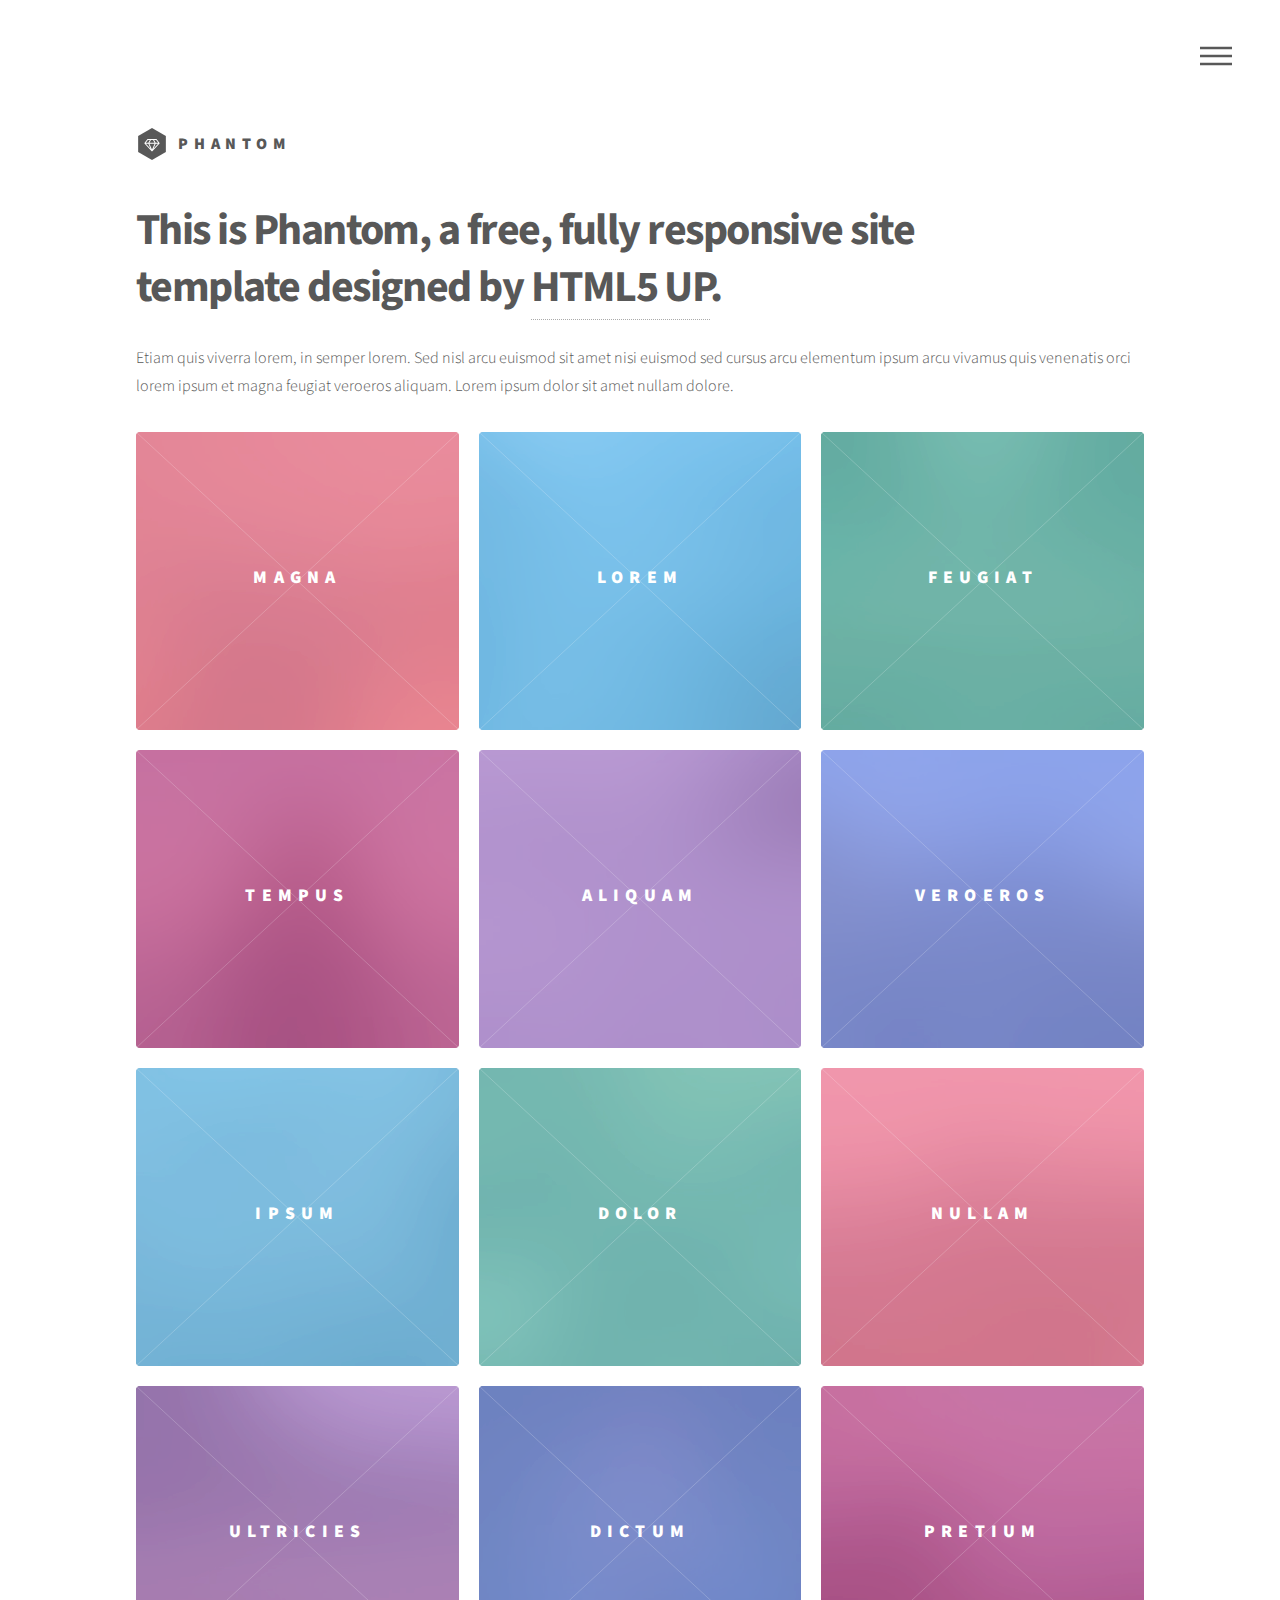
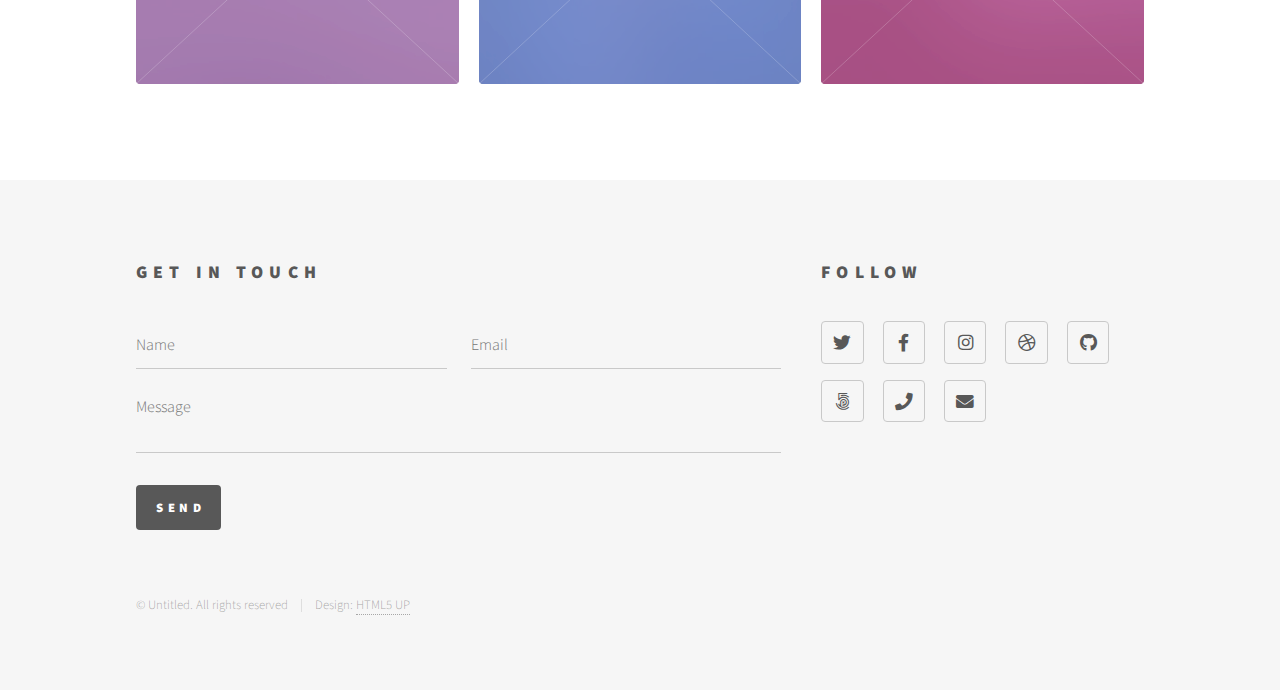
<file: index.html>
<!DOCTYPE HTML>
<!--
	Phantom by HTML5 UP
	html5up.net | @ajlkn
	Free for personal and commercial use under the CCA 3.0 license (html5up.net/license)
-->
<html>
	<head>
		<title>Phantom by HTML5 UP</title>
		<meta charset="utf-8" />
		<meta name="viewport" content="width=device-width, initial-scale=1, user-scalable=no" />
		<link rel="stylesheet" href="assets/css/main.css" />
		<noscript><link rel="stylesheet" href="assets/css/noscript.css" /></noscript>
	</head>
	<body class="is-preload">
		<!-- Wrapper -->
			<div id="wrapper">

				<!-- Header -->
					<header id="header">
						<div class="inner">

							<!-- Logo -->
								<a href="index.html" class="logo">
									<span class="symbol"><img src="images/logo.svg" alt="" /></span><span class="title">Phantom</span>
								</a>

							<!-- Nav -->
								<nav>
									<ul>
										<li><a href="#menu">Menu</a></li>
									</ul>
								</nav>

						</div>
					</header>

				<!-- Menu -->
					<nav id="menu">
						<h2>Menu</h2>
						<ul>
							<li><a href="index.html">Home</a></li>
							<li><a href="generic.html">Ipsum veroeros</a></li>
							<li><a href="generic.html">Tempus etiam</a></li>
							<li><a href="generic.html">Consequat dolor</a></li>
							<li><a href="elements.html">Elements</a></li>
						</ul>
					</nav>

				<!-- Main -->
					<div id="main">
						<div class="inner">
							<header>
								<h1>This is Phantom, a free, fully responsive site<br />
								template designed by <a href="http://html5up.net">HTML5 UP</a>.</h1>
								<p>Etiam quis viverra lorem, in semper lorem. Sed nisl arcu euismod sit amet nisi euismod sed cursus arcu elementum ipsum arcu vivamus quis venenatis orci lorem ipsum et magna feugiat veroeros aliquam. Lorem ipsum dolor sit amet nullam dolore.</p>
							</header>
							<section class="tiles">
								<article class="style1">
									<span class="image">
										<img src="images/pic01.jpg" alt="" />
									</span>
									<a href="generic.html">
										<h2>Magna</h2>
										<div class="content">
											<p>Sed nisl arcu euismod sit amet nisi lorem etiam dolor veroeros et feugiat.</p>
										</div>
									</a>
								</article>
								<article class="style2">
									<span class="image">
										<img src="images/pic02.jpg" alt="" />
									</span>
									<a href="generic.html">
										<h2>Lorem</h2>
										<div class="content">
											<p>Sed nisl arcu euismod sit amet nisi lorem etiam dolor veroeros et feugiat.</p>
										</div>
									</a>
								</article>
								<article class="style3">
									<span class="image">
										<img src="images/pic03.jpg" alt="" />
									</span>
									<a href="generic.html">
										<h2>Feugiat</h2>
										<div class="content">
											<p>Sed nisl arcu euismod sit amet nisi lorem etiam dolor veroeros et feugiat.</p>
										</div>
									</a>
								</article>
								<article class="style4">
									<span class="image">
										<img src="images/pic04.jpg" alt="" />
									</span>
									<a href="generic.html">
										<h2>Tempus</h2>
										<div class="content">
											<p>Sed nisl arcu euismod sit amet nisi lorem etiam dolor veroeros et feugiat.</p>
										</div>
									</a>
								</article>
								<article class="style5">
									<span class="image">
										<img src="images/pic05.jpg" alt="" />
									</span>
									<a href="generic.html">
										<h2>Aliquam</h2>
										<div class="content">
											<p>Sed nisl arcu euismod sit amet nisi lorem etiam dolor veroeros et feugiat.</p>
										</div>
									</a>
								</article>
								<article class="style6">
									<span class="image">
										<img src="images/pic06.jpg" alt="" />
									</span>
									<a href="generic.html">
										<h2>Veroeros</h2>
										<div class="content">
											<p>Sed nisl arcu euismod sit amet nisi lorem etiam dolor veroeros et feugiat.</p>
										</div>
									</a>
								</article>
								<article class="style2">
									<span class="image">
										<img src="images/pic07.jpg" alt="" />
									</span>
									<a href="generic.html">
										<h2>Ipsum</h2>
										<div class="content">
											<p>Sed nisl arcu euismod sit amet nisi lorem etiam dolor veroeros et feugiat.</p>
										</div>
									</a>
								</article>
								<article class="style3">
									<span class="image">
										<img src="images/pic08.jpg" alt="" />
									</span>
									<a href="generic.html">
										<h2>Dolor</h2>
										<div class="content">
											<p>Sed nisl arcu euismod sit amet nisi lorem etiam dolor veroeros et feugiat.</p>
										</div>
									</a>
								</article>
								<article class="style1">
									<span class="image">
										<img src="images/pic09.jpg" alt="" />
									</span>
									<a href="generic.html">
										<h2>Nullam</h2>
										<div class="content">
											<p>Sed nisl arcu euismod sit amet nisi lorem etiam dolor veroeros et feugiat.</p>
										</div>
									</a>
								</article>
								<article class="style5">
									<span class="image">
										<img src="images/pic10.jpg" alt="" />
									</span>
									<a href="generic.html">
										<h2>Ultricies</h2>
										<div class="content">
											<p>Sed nisl arcu euismod sit amet nisi lorem etiam dolor veroeros et feugiat.</p>
										</div>
									</a>
								</article>
								<article class="style6">
									<span class="image">
										<img src="images/pic11.jpg" alt="" />
									</span>
									<a href="generic.html">
										<h2>Dictum</h2>
										<div class="content">
											<p>Sed nisl arcu euismod sit amet nisi lorem etiam dolor veroeros et feugiat.</p>
										</div>
									</a>
								</article>
								<article class="style4">
									<span class="image">
										<img src="images/pic12.jpg" alt="" />
									</span>
									<a href="generic.html">
										<h2>Pretium</h2>
										<div class="content">
											<p>Sed nisl arcu euismod sit amet nisi lorem etiam dolor veroeros et feugiat.</p>
										</div>
									</a>
								</article>
							</section>
						</div>
					</div>

				<!-- Footer -->
					<footer id="footer">
						<div class="inner">
							<section>
								<h2>Get in touch</h2>
								<form method="post" action="#">
									<div class="fields">
										<div class="field half">
											<input type="text" name="name" id="name" placeholder="Name" />
										</div>
										<div class="field half">
											<input type="email" name="email" id="email" placeholder="Email" />
										</div>
										<div class="field">
											<textarea name="message" id="message" placeholder="Message"></textarea>
										</div>
									</div>
									<ul class="actions">
										<li><input type="submit" value="Send" class="primary" /></li>
									</ul>
								</form>
							</section>
							<section>
								<h2>Follow</h2>
								<ul class="icons">
									<li><a href="#" class="icon brands style2 fa-twitter"><span class="label">Twitter</span></a></li>
									<li><a href="#" class="icon brands style2 fa-facebook-f"><span class="label">Facebook</span></a></li>
									<li><a href="#" class="icon brands style2 fa-instagram"><span class="label">Instagram</span></a></li>
									<li><a href="#" class="icon brands style2 fa-dribbble"><span class="label">Dribbble</span></a></li>
									<li><a href="#" class="icon brands style2 fa-github"><span class="label">GitHub</span></a></li>
									<li><a href="#" class="icon brands style2 fa-500px"><span class="label">500px</span></a></li>
									<li><a href="#" class="icon solid style2 fa-phone"><span class="label">Phone</span></a></li>
									<li><a href="#" class="icon solid style2 fa-envelope"><span class="label">Email</span></a></li>
								</ul>
							</section>
							<ul class="copyright">
								<li>&copy; Untitled. All rights reserved</li><li>Design: <a href="http://html5up.net">HTML5 UP</a></li>
							</ul>
						</div>
					</footer>

			</div>

		<!-- Scripts -->
			<script src="assets/js/jquery.min.js"></script>
			<script src="assets/js/browser.min.js"></script>
			<script src="assets/js/breakpoints.min.js"></script>
			<script src="assets/js/util.js"></script>
			<script src="assets/js/main.js"></script>

	</body>
</html>
</file>
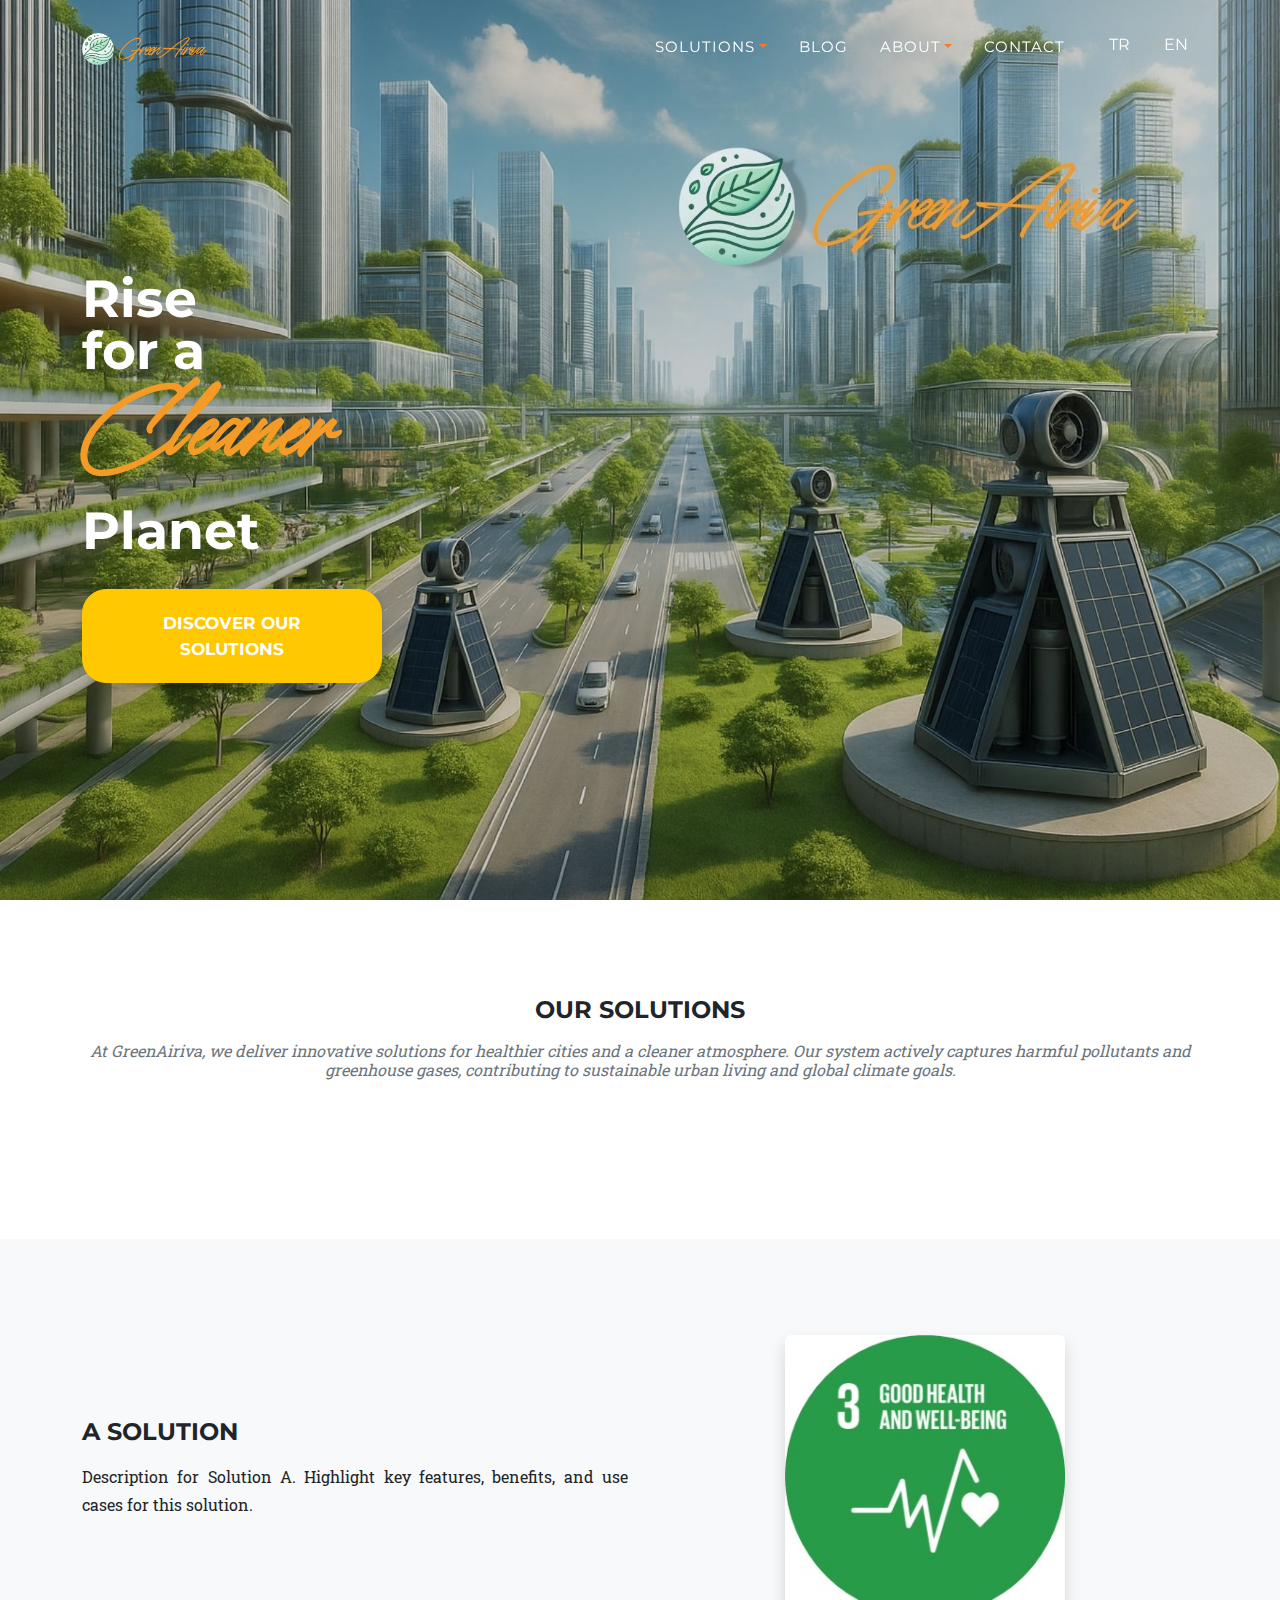
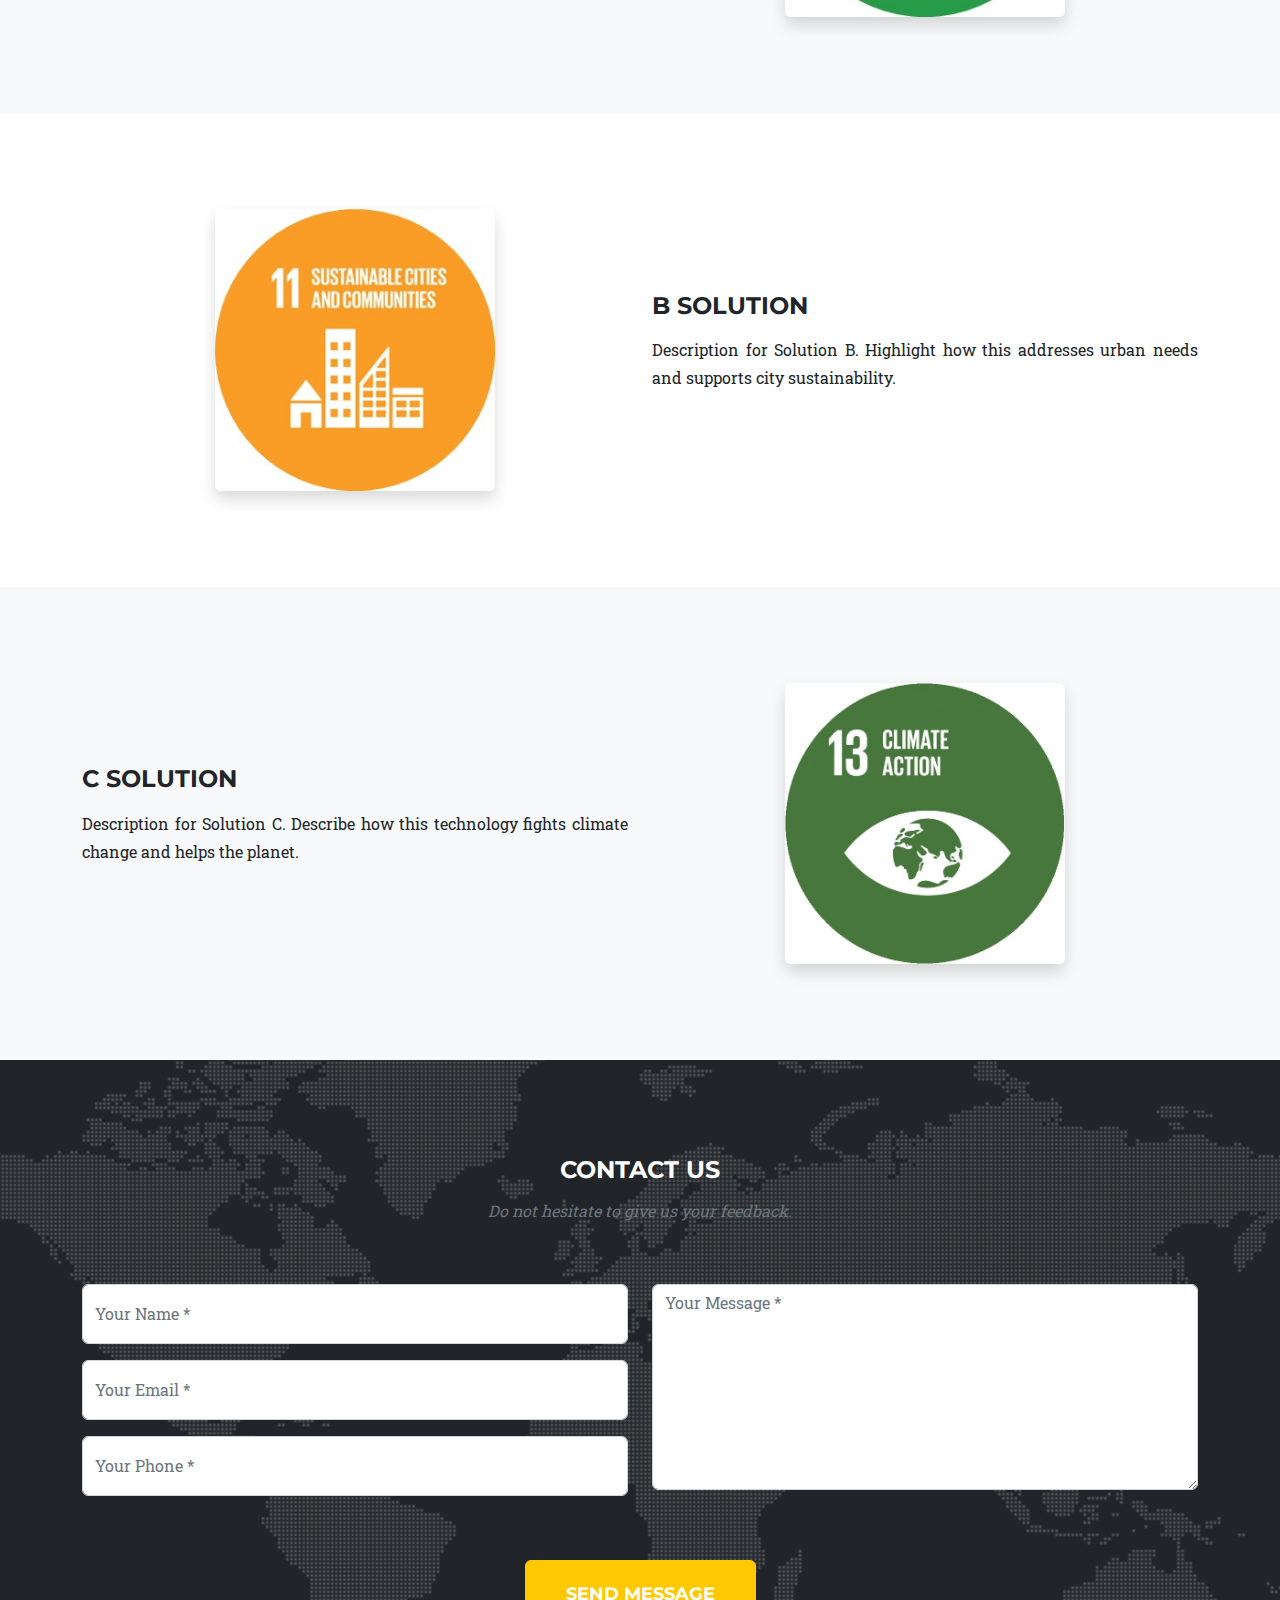
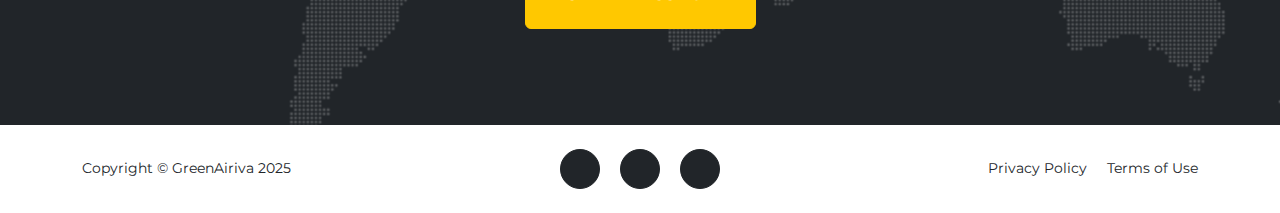
<file: solutions/index.html>
<!DOCTYPE html>
<html lang="en">
<head>
    <meta charset="utf-8" />
    <meta name="viewport" content="width=device-width, initial-scale=1, shrink-to-fit=no" />
    <meta name="description" content="GreenAiriva - Innovative Air Purification Solutions." />
    <meta name="author" content="GreenAiriva" />
    <title>GreenAiriva – Solutions</title>
    <link rel="icon" type="image/x-icon" href="../../assets/favicon.svg" />
    <link href="https://fonts.googleapis.com/css?family=Montserrat:400,700" rel="stylesheet" type="text/css" />
    <link href="https://fonts.googleapis.com/css?family=Roboto+Slab:400,100,300,700" rel="stylesheet" type="text/css" />
    <link href="../../css/styles.css" rel="stylesheet" />
    <style>
        .lang-switch {
            display: inline-block;
            padding: 5px 10px;
            margin-left: 10px;
            cursor: pointer;
            transition: background-color 0.3s;
            font-family: 'Montserrat', sans-serif;
            color: #fff;
        }
        .lang-switch:hover {
            background-color: #f47a29;
        }
    </style>
</head>
<body id="page-top">
    <!-- Navigation -->
    <nav class="navbar navbar-expand-lg navbar-dark fixed-top" id="mainNav">
        <div class="container">
            <a class="navbar-brand" href="../../"><img src="../../assets/img/navbar-logo.svg" alt="GreenAiriva logo" /></a>
            <button class="navbar-toggler" type="button" data-bs-toggle="collapse" data-bs-target="#navbarResponsive" aria-controls="navbarResponsive" aria-expanded="false" aria-label="Toggle navigation">
                Menu
                <i class="fas fa-bars ms-1"></i>
            </button>
            <div class="collapse navbar-collapse" id="navbarResponsive">
                <ul class="navbar-nav text-uppercase ms-auto py-4 py-lg-0">
                    <!-- Solutions Dropdown -->
                    <li class="nav-item dropdown">
                        <a class="nav-link dropdown-toggle" href="#" id="solutionsDropdown" data-bs-toggle="dropdown" aria-expanded="false">Solutions</a>
                        <ul class="dropdown-menu custom-dropdown-menu" aria-labelledby="solutionsDropdown">
                            <li><a class="dropdown-item custom-dropdown-item" href="#sectionA">A</a></li>
                            <li><a class="dropdown-item custom-dropdown-item" href="#sectionB">B</a></li>
                            <li><a class="dropdown-item custom-dropdown-item" href="#sectionC">C</a></li>
                        </ul>
                    </li>
                    <li class="nav-item"><a class="nav-link" href="https://blog.greenairiva.com.tr/">Blog</a></li>
                    <li class="nav-item dropdown">
                        <a class="nav-link dropdown-toggle" href="#" id="aboutDropdown" data-bs-toggle="dropdown" aria-expanded="false">About</a>
                        <ul class="dropdown-menu custom-dropdown-menu" aria-labelledby="aboutDropdown">
                      <li><a class="dropdown-item custom-dropdown-item" href="../about/#about">About Us</a></li>
                      <li><a class="dropdown-item custom-dropdown-item" href="../about/#vision">Vision</a></li>
                      <li><a class="dropdown-item custom-dropdown-item" href="../about/#mission">Mission</a></li>
                      <li><a class="dropdown-item custom-dropdown-item" href="../about/#whyus">Why GreenAiriva?</a></li>
                      <li><a class="dropdown-item custom-dropdown-item" href="../about/#contribution">Social and Environmental</a></li>
                      <li><a class="dropdown-item custom-dropdown-item" href="../about/#team">Our Team</a></li>
                      <li><a class="dropdown-item custom-dropdown-item" href="../about/#join">Join Us</a></li>
                        </ul>
                    </li>
                    <li class="nav-item"><a class="nav-link" id="scrollToContact" href="#contact">Contact</a></li>
                    <li class="nav-item">
                        <div class="lang-switch" onclick="window.location.href='../../solutions/tr/'">TR</div>
                        <div class="lang-switch" onclick="window.location.href='../../solutions/'">EN</div>
                    </li>
                </ul>
            </div>
        </div>
    </nav>
    <!-- Masthead -->
    <header class="masthead">
        <div class="container">
            <div class="masthead-heading">Rise<br>for a</div>
            <div class="masthead-subheading-script">Cleaner</div>
            <div class="masthead-heading">Planet</div>
            <a class="btn btn-primary btn-xl text-uppercase" href="#solutions">Discover Our Solutions</a>
        </div>
    </header>
    <!-- Solutions Main Section -->
    <section class="page-section" id="solutions">
        <div class="container">
            <div class="text-center">
                <h2 class="section-heading text-uppercase">Our Solutions</h2>
                <h3 class="section-subheading text-muted">
                    At GreenAiriva, we deliver innovative solutions for healthier cities and a cleaner atmosphere. Our system actively captures harmful pollutants and greenhouse gases, contributing to sustainable urban living and global climate goals.
                </h3>
            </div>
        </div>
    </section>

    <!-- Solution A -->
    <section class="page-section bg-light" id="sectionA">
        <div class="container">
            <div class="row align-items-center">
                <div class="col-12 col-md-6 order-2 order-md-1 text-center text-md-start mb-4 mb-md-0">
                    <h2 class="section-heading text-uppercase">A Solution</h2>
                    <p style="text-align:justify;">
                        Description for Solution A. Highlight key features, benefits, and use cases for this solution.
                    </p>
                </div>
                <div class="col-12 col-md-6 order-1 order-md-2 text-center mb-4 mb-md-0">
                    <img src="../../assets/img/Solution/SDG-3.jpg" alt="Solution A" class="img-fluid rounded shadow" style="max-width:280px; width:100%; height:auto; margin:auto; display:block;">
                </div>
            </div>
        </div>
    </section>

    <!-- Solution B -->
    <section class="page-section bg-white" id="sectionB">
        <div class="container">
            <div class="row align-items-center">
                <div class="col-12 col-md-6 text-center mb-4 mb-md-0">
                    <img src="../../assets/img/Solution/SDG-11.jpg" alt="Solution B" class="img-fluid rounded shadow" style="max-width:280px; width:100%; height:auto; margin:auto; display:block;">
                </div>
                <div class="col-12 col-md-6 text-center text-md-start">
                    <h2 class="section-heading text-uppercase">B Solution</h2>
                    <p style="text-align:justify;">
                        Description for Solution B. Highlight how this addresses urban needs and supports city sustainability.
                    </p>
                </div>
            </div>
        </div>
    </section>

    <!-- Solution C -->
    <section class="page-section bg-light" id="sectionC">
        <div class="container">
            <div class="row align-items-center">
                <div class="col-12 col-md-6 order-2 order-md-1 text-center text-md-start mb-4 mb-md-0">
                    <h2 class="section-heading text-uppercase">C Solution</h2>
                    <p style="text-align:justify;">
                        Description for Solution C. Describe how this technology fights climate change and helps the planet.
                    </p>
                </div>
                <div class="col-12 col-md-6 order-1 order-md-2 text-center mb-4 mb-md-0">
                    <img src="../../assets/img/Solution/SDG-13.jpg" alt="Solution C" class="img-fluid rounded shadow" style="max-width:280px; width:100%; height:auto; margin:auto; display:block;">
                </div>
            </div>
        </div>
    </section>

    <!-- Contact -->
    <section class="page-section" id="contact">
        <div class="container">
            <div class="text-center">
                <h2 class="section-heading text-uppercase">Contact Us</h2>
                <h3 class="section-subheading text-muted">Do not hesitate to give us your feedback.</h3>
            </div>
            <form action="https://formspree.io/f/mblyjkpa" method="POST">
                <div class="row align-items-stretch mb-5">
                    <div class="col-md-6">
                        <div class="form-group mb-3">
                            <input class="form-control" type="text" name="name" placeholder="Your Name *" required />
                        </div>
                        <div class="form-group mb-3">
                            <input class="form-control" type="email" name="email" placeholder="Your Email *" required />
                        </div>
                        <div class="form-group mb-3">
                            <input class="form-control" type="tel" name="phone" placeholder="Your Phone *" required />
                        </div>
                    </div>
                    <div class="col-md-6">
                        <div class="form-group mb-3">
                            <textarea class="form-control" name="message" placeholder="Your Message *" rows="8" required></textarea>
                        </div>
                    </div>
                </div>
                <div class="text-center">
                    <button class="btn btn-primary btn-xl text-uppercase" type="submit">Send Message</button>
                </div>
            </form>
        </div>
    </section>
    <!-- Footer -->
    <footer class="footer py-4">
        <div class="container">
            <div class="row align-items-center">
                <div class="col-lg-4 text-lg-start">Copyright &copy; GreenAiriva 2025</div>
                <div class="col-lg-4 my-3 my-lg-0">
                    <a class="btn btn-dark btn-social mx-2" href="#" aria-label="Twitter"><i class="fab fa-twitter"></i></a>
                    <a class="btn btn-dark btn-social mx-2" href="https://www.instagram.com/greenairiva/" aria-label="Instagram"><i class="fab fa-facebook-f"></i></a>
                    <a class="btn btn-dark btn-social mx-2" href="https://www.linkedin.com/company/greenairiva/" aria-label="LinkedIn"><i class="fab fa-linkedin-in"></i></a>
                </div>
                <div class="col-lg-4 text-lg-end">
                    <a class="link-dark text-decoration-none me-3" href="#!">Privacy Policy</a>
                    <a class="link-dark text-decoration-none" href="#!">Terms of Use</a>
                </div>
            </div>
        </div>
    </footer>
    <!-- Bootstrap core JS-->
    <script src="https://cdn.jsdelivr.net/npm/bootstrap@5.2.3/dist/js/bootstrap.bundle.min.js"></script>
    <!-- Core theme JS-->
    <script src="../../js/scripts.js"></script>
</body>
</html>
</file>
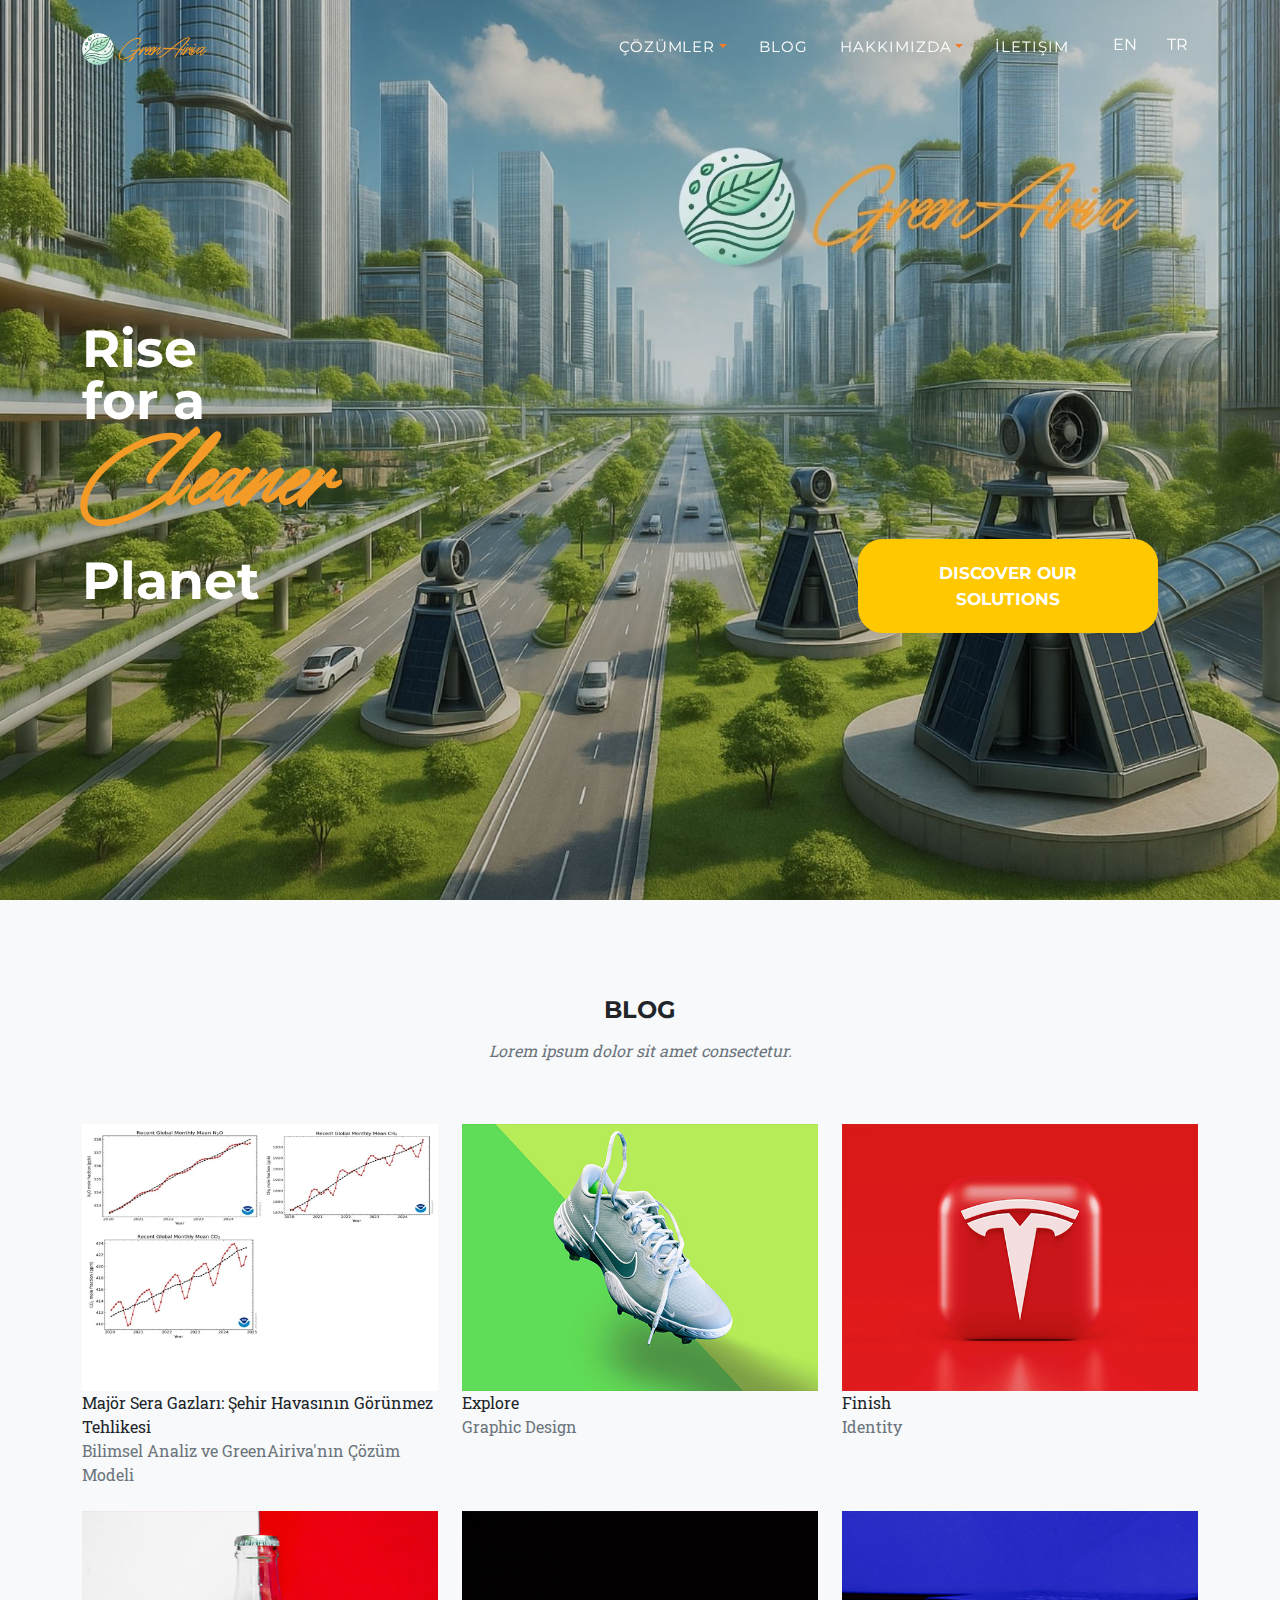
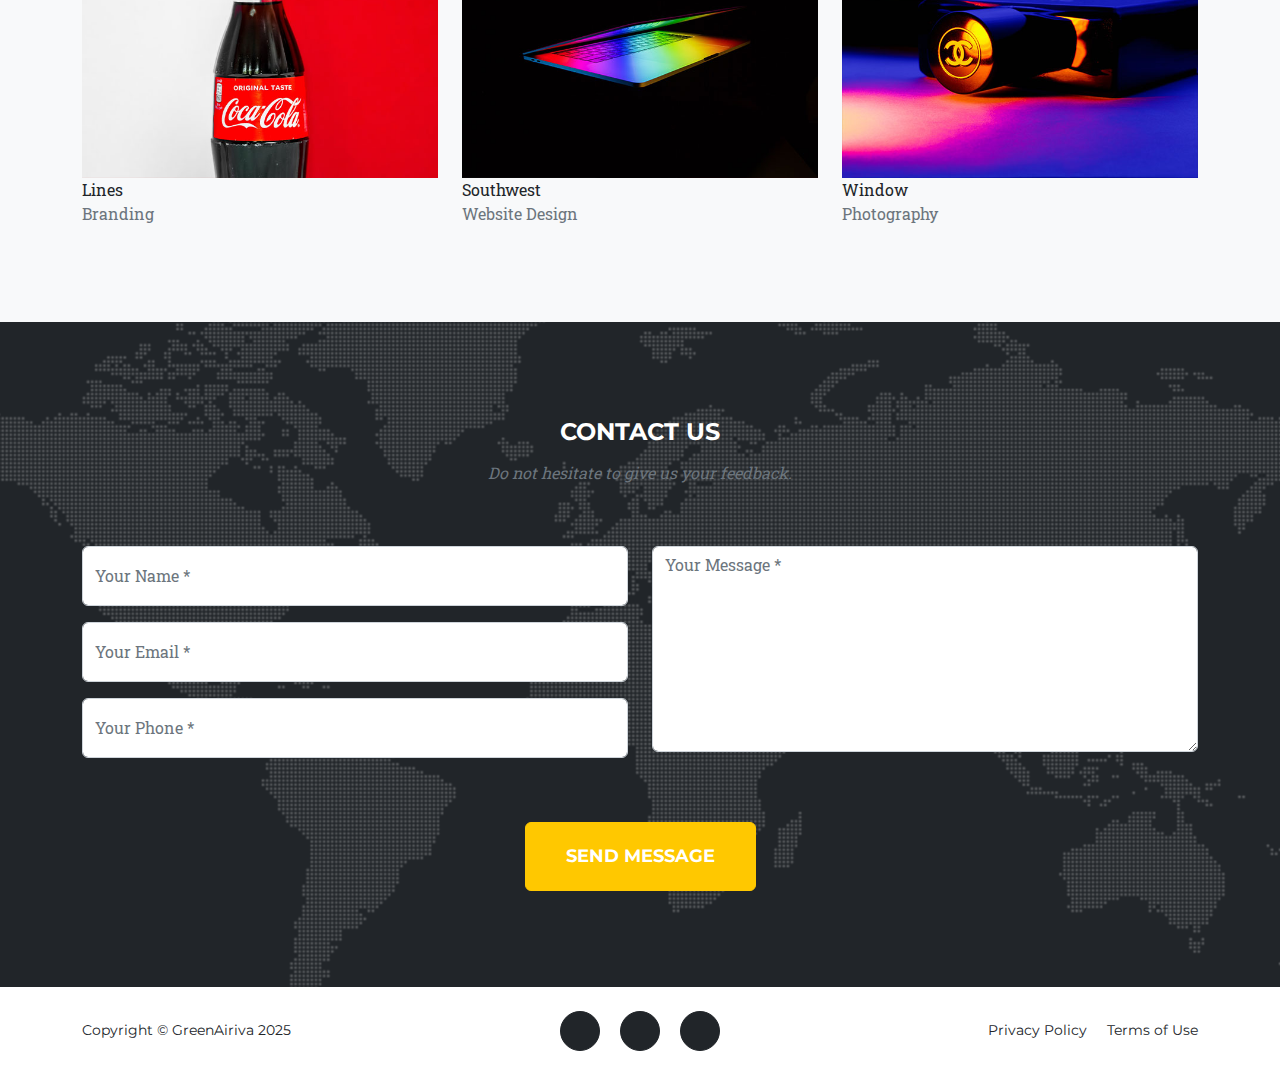
<file: blog/tr/index.html>
<!DOCTYPE html>
<html lang="en">
<head>
    <meta charset="utf-8" />
    <meta name="viewport" content="width=device-width, initial-scale=1, shrink-to-fit=no" />
    <meta name="description" content="GreenAiriva is an innovative air purification solution that captures particulate matter and greenhouse gases, improving urban air quality and contributing to climate action." />
    <meta name="author" content="GreenAiriva" />
    <title>GreenAiriva – Innovative Air Purification Solutions</title>
    <link rel="icon" type="image/x-icon" href="../../assets/favicon.svg" />
    <link href="https://fonts.googleapis.com/css?family=Montserrat:400,700" rel="stylesheet" type="text/css" />
    <link href="https://fonts.googleapis.com/css?family=Roboto+Slab:400,100,300,700" rel="stylesheet" type="text/css" />
    <link href="/../../css/styles.css" rel="stylesheet" />
    <style>
        .lang-switch {
            display: inline-block;
            padding: 5px 10px;
            margin-left: 10px;
            cursor: pointer;
            transition: background-color 0.3s;
            font-family: 'Montserrat', sans-serif;
            color: #fff;
        }
        .lang-switch:hover {
            background-color: #f47a29;
        }
    </style>
</head>
<body id="page-top">
    <!-- Navigation -->
    <nav class="navbar navbar-expand-lg navbar-dark fixed-top" id="mainNav">
        <div class="container">
            <a class="navbar-brand" href="/"><img src="../../assets/img/navbar-logo.svg" alt="GreenAiriva logo" /></a>
            <button class="navbar-toggler" type="button" data-bs-toggle="collapse" data-bs-target="#navbarResponsive" aria-controls="navbarResponsive" aria-expanded="false" aria-label="Toggle navigation">
                Menu
                <i class="fas fa-bars ms-1"></i>
            </button>
            <div class="collapse navbar-collapse" id="navbarResponsive">
                <ul class="navbar-nav text-uppercase ms-auto py-4 py-lg-0">
                <li class="nav-item dropdown">
                  <a class="nav-link dropdown-toggle" href="#" id="solutionsDropdown" data-bs-toggle="dropdown" aria-expanded="false">Çözümler</a>
                  <ul class="dropdown-menu custom-dropdown-menu" aria-labelledby="solutionsDropdown">
                      <li><a class="dropdown-item custom-dropdown-item" href="../solutions/tr/#bolumA">A</a></li>
                      <li><a class="dropdown-item custom-dropdown-item" href="../solutions/tr/#bolumB/">B</a></li>
                      <li><a class="dropdown-item custom-dropdown-item" href="../solutions/tr/#bolumC/">C</a></li>
                   </ul>
                </li>
                    <li class="nav-item"><a class="nav-link" href="../blog/tr/">Blog</a></li>
                  <li class="nav-item dropdown">
                    <a class="nav-link dropdown-toggle" href="#" id="aboutDropdown" data-bs-toggle="dropdown" aria-expanded="false">Hakkımızda</a>
                    <ul class="dropdown-menu custom-dropdown-menu" aria-labelledby="aboutDropdown">
                      <li><a class="dropdown-item custom-dropdown-item" href="../about/tr/#hakkimizda">Hakkımızda</a></li>
                      <li><a class="dropdown-item custom-dropdown-item" href="../about/tr/#vizyon">Vizyon</a></li>
                      <li><a class="dropdown-item custom-dropdown-item" href="../about/tr/#misyon">Misyon</a></li>
                      <li><a class="dropdown-item custom-dropdown-item" href="../about/tr/#neden">Neden GreenAiriva?</a></li>
                      <li><a class="dropdown-item custom-dropdown-item" href="../about/tr/#katki">Sosyal ve Çevresel Katkı</a></li>
                      <li><a class="dropdown-item custom-dropdown-item" href="../about/tr/#takim">Takımımız</a></li>
                      <li><a class="dropdown-item custom-dropdown-item" href="../about/tr/#katil">Bize Katıl</a></li>
                    </ul>
                  </li>
                  <li class="nav-item"><a class="nav-link" id="scrollToContact" href="#contact">İletişim</a></li>
                        <div class="lang-switch" onclick="window.location.href='../../blog/index.html'">EN</div>
                        <div class="lang-switch" onclick="window.location.href='/'">TR</div>
                  </li>
                </ul>
            </div>
        </div>
    </nav>
    <!-- Masthead -->
    <header class="masthead">
        <div class="container">
            <div class="masthead-heading">Rise<br>for a</div>
            <div class="masthead-subheading-script">Cleaner</div>
            <div class="masthead-heading">Planet</div>
          <div class="masthead-btn-row">
            <a class="btn btn-primary btn-xl text-uppercase" href="#blog">Discover Our Solutions</a>
        </div>
    </header>
 
        <!-- blog Grid-->
        <section class="page-section bg-light" id="blog">
            <div class="container">
                <div class="text-center">
                    <h2 class="section-heading text-uppercase">blog</h2>
                    <h3 class="section-subheading text-muted">Lorem ipsum dolor sit amet consectetur.</h3>
                </div>
                <div class="row">
                    <div class="col-lg-4 col-sm-6 mb-4">
                        <!-- blog item 1-->
                        <div class="blog-item">
                            <a class="blog-link" data-bs-toggle="modal" href="#blogModal1">
                                <div class="blog-hover">
                                    <div class="blog-hover-content"><i class="fas fa-plus fa-3x"></i></div>
                                </div>
                                <img class="img-fluid" src="../../assets/img/blog/1.jpg" alt="..." />
                            </a>
                            <div class="blog-caption">
                                <div class="blog-caption-heading">Majör Sera Gazları: Şehir Havasının  Görünmez Tehlikesi</div>
                                <div class="blog-caption-subheading text-muted">Bilimsel Analiz ve GreenAiriva'nın Çözüm Modeli</div>
                            </div>
                        </div>
                    </div>
                    <div class="col-lg-4 col-sm-6 mb-4">
                        <!-- blog item 2-->
                        <div class="blog-item">
                            <a class="blog-link" data-bs-toggle="modal" href="#blogModal2">
                                <div class="blog-hover">
                                    <div class="blog-hover-content"><i class="fas fa-plus fa-3x"></i></div>
                                </div>
                                <img class="img-fluid" src="../../assets/img/blog/2.jpg" alt="..." />
                            </a>
                            <div class="blog-caption">
                                <div class="blog-caption-heading">Explore</div>
                                <div class="blog-caption-subheading text-muted">Graphic Design</div>
                            </div>
                        </div>
                    </div>
                    <div class="col-lg-4 col-sm-6 mb-4">
                        <!-- blog item 3-->
                        <div class="blog-item">
                            <a class="blog-link" data-bs-toggle="modal" href="#blogModal3">
                                <div class="blog-hover">
                                    <div class="blog-hover-content"><i class="fas fa-plus fa-3x"></i></div>
                                </div>
                                <img class="img-fluid" src="../../assets/img/blog/3.jpg" alt="..." />
                            </a>
                            <div class="blog-caption">
                                <div class="blog-caption-heading">Finish</div>
                                <div class="blog-caption-subheading text-muted">Identity</div>
                            </div>
                        </div>
                    </div>
                    <div class="col-lg-4 col-sm-6 mb-4 mb-lg-0">
                        <!-- blog item 4-->
                        <div class="blog-item">
                            <a class="blog-link" data-bs-toggle="modal" href="#blogModal4">
                                <div class="blog-hover">
                                    <div class="blog-hover-content"><i class="fas fa-plus fa-3x"></i></div>
                                </div>
                                <img class="img-fluid" src="../../assets/img/blog/4.jpg" alt="..." />
                            </a>
                            <div class="blog-caption">
                                <div class="blog-caption-heading">Lines</div>
                                <div class="blog-caption-subheading text-muted">Branding</div>
                            </div>
                        </div>
                    </div>
                    <div class="col-lg-4 col-sm-6 mb-4 mb-sm-0">
                        <!-- blog item 5-->
                        <div class="blog-item">
                            <a class="blog-link" data-bs-toggle="modal" href="#blogModal5">
                                <div class="blog-hover">
                                    <div class="blog-hover-content"><i class="fas fa-plus fa-3x"></i></div>
                                </div>
                                <img class="img-fluid" src="../../assets/img/blog/5.jpg" alt="..." />
                            </a>
                            <div class="blog-caption">
                                <div class="blog-caption-heading">Southwest</div>
                                <div class="blog-caption-subheading text-muted">Website Design</div>
                            </div>
                        </div>
                    </div>
                    <div class="col-lg-4 col-sm-6">
                        <!-- blog item 6-->
                        <div class="blog-item">
                            <a class="blog-link" data-bs-toggle="modal" href="#blogModal6">
                                <div class="blog-hover">
                                    <div class="blog-hover-content"><i class="fas fa-plus fa-3x"></i></div>
                                </div>
                                <img class="img-fluid" src="../../assets/img/blog/6.jpg" alt="..." />
                            </a>
                            <div class="blog-caption">
                                <div class="blog-caption-heading">Window</div>
                                <div class="blog-caption-subheading text-muted">Photography</div>
                            </div>
                        </div>
                    </div>
                </div>
            </div>
        </section>
   <!-- Contact-->
<section class="page-section" id="contact">
  <div class="container">
    <div class="text-center">
      <h2 class="section-heading text-uppercase">Contact Us</h2>
      <h3 class="section-subheading text-muted">Do not hesitate to give us your feedback.</h3>
    </div>

    <form action="https://formspree.io/f/mblyjkpa" method="POST">
      <div class="row align-items-stretch mb-5">
        <div class="col-md-6">
          <div class="form-group mb-3">
            <input class="form-control" type="text" name="name" placeholder="Your Name *" required />
          </div>
          <div class="form-group mb-3">
            <input class="form-control" type="email" name="email" placeholder="Your Email *" required />
          </div>
          <div class="form-group mb-3">
            <input class="form-control" type="tel" name="phone" placeholder="Your Phone *" required />
          </div>
        </div>
        <div class="col-md-6">
          <div class="form-group mb-3">
            <textarea class="form-control" name="message" placeholder="Your Message *" rows="8" required></textarea>
          </div>
        </div>
      </div>
      <div class="text-center">
        <button class="btn btn-primary btn-xl text-uppercase" type="submit">Send Message</button>
      </div>
    </form>
  </div>
</section>
   <!-- Footer-->
<footer class="footer py-4">
    <div class="container">
        <div class="row align-items-center">
            <div class="col-lg-4 text-lg-start">Copyright &copy; GreenAiriva 2025</div>
            <div class="col-lg-4 my-3 my-lg-0">
                <a class="btn btn-dark btn-social mx-2" href="#" aria-label="Twitter"><i class="fab fa-twitter"></i></a>
                <a class="btn btn-dark btn-social mx-2" href="#" aria-label="Facebook"><i class="fab fa-facebook-f"></i></a>
                <a class="btn btn-dark btn-social mx-2" href="#" aria-label="LinkedIn"><i class="fab fa-linkedin-in"></i></a>
            </div>
            <div class="col-lg-4 text-lg-end">
                <a class="link-dark text-decoration-none me-3" href="/privacy/">Privacy Policy</a>
                <a class="link-dark text-decoration-none" href="/terms/">Terms of Use</a>
            </div>
        </div>
    </div>
<!-- Blog Modal 1 -->
<div class="portfolio-modal modal fade" id="blogModal1" tabindex="-1" aria-labelledby="blogModal1" aria-hidden="true">
    <div class="modal-dialog modal-xl">
        <div class="modal-content">
            <div class="close-modal" data-bs-dismiss="modal"><img src="../../assets/img/close-icon.svg" alt="Close modal" /></div>
            <div class="container">
                <div class="row justify-content-center">
                    <div class="col-lg-8">
                        <div class="modal-body">
                            <h2 class="text-uppercase">Modül: Majör Sera Gazları: Şehir Havasının Görünmez Tehlikeleri</h2>
                            <p class="item-intro text-muted">Bilimsel Analiz ve GreenAiriva’nın Çözüm Modeli</p>
                            <img class="img-fluid d-block mx-auto" src="../../assets/img/blog/1.jpg" alt="..." />
                            <p>Atmosferdeki CO₂, CH₄, N₂O ve F-gazları, şehir yaşamında en önemli görünmez tehditlerdir. GreenAiriva, çok katmanlı filtrasyon teknolojisiyle bu gazların konsantrasyonunu ölçüp azaltmaya yönelik yenilikçi çözümler sunar..</p>
                            <a class="btn btn-primary text-uppercase" href="assays/assays_tr/assay1.html" style="margin-top:1rem;">
                                <i class="fas fa-arrow-right me-1"></i> Daha Fazla
                            </a>

                        </div>
                    </div>
                </div>
            </div>
        </div>
    </div>
</div>
<!-- Blog Modal 2 -->
<div class="portfolio-modal modal fade" id="blogModal2" tabindex="-1" aria-labelledby="blogModal2" aria-hidden="true">
    <div class="modal-dialog modal-xl">
        <div class="modal-content">
            <div class="close-modal" data-bs-dismiss="modal"><img src="../../assets/img/close-icon.svg" alt="Close modal" /></div>
            <div class="container">
                <div class="row justify-content-center">
                    <div class="col-lg-8">
                        <div class="modal-body">
                            <h2 class="text-uppercase">Explore</h2>
                            <p class="item-intro text-muted">Graphic Design</p>
                            <img class="img-fluid d-block mx-auto" src="../../assets/img/blog/2.jpg" alt="..." />
                            <p>Lorem ipsum dolor sit amet, consectetur adipisicing elit...</p>
                            <a class="btn btn-primary text-uppercase" href="assays/assays_tr/assay2.html" style="margin-top:1rem;">
                                <i class="fas fa-arrow-right me-1"></i> Daha Fazla
                            </a>
                        </div>
                    </div>
                </div>
            </div>
        </div>
    </div>
</div>
<!-- Blog Modal 3 -->
<div class="portfolio-modal modal fade" id="blogModal3" tabindex="-1" aria-labelledby="blogModal3" aria-hidden="true">
    <div class="modal-dialog modal-xl">
        <div class="modal-content">
            <div class="close-modal" data-bs-dismiss="modal"><img src="../../assets/img/close-icon.svg" alt="Close modal" /></div>
            <div class="container">
                <div class="row justify-content-center">
                    <div class="col-lg-8">
                        <div class="modal-body">
                            <h2 class="text-uppercase">Finish</h2>
                            <p class="item-intro text-muted">Identity</p>
                            <img class="img-fluid d-block mx-auto" src="../../assets/img/blog/3.jpg" alt="..." />
                            <p>Lorem ipsum dolor sit amet, consectetur adipisicing elit...</p>
                            <a class="btn btn-primary text-uppercase" href="assays/assays_tr/assay3.html" style="margin-top:1rem;">
                                <i class="fas fa-arrow-right me-1"></i> Daha Fazla
                            </a>
                        </div>
                    </div>
                </div>
            </div>
        </div>
    </div>
</div>
<!-- Blog Modal 4 -->
<div class="portfolio-modal modal fade" id="blogModal4" tabindex="-1" aria-labelledby="blogModal4" aria-hidden="true">
    <div class="modal-dialog modal-xl">
        <div class="modal-content">
            <div class="close-modal" data-bs-dismiss="modal"><img src="../../assets/img/close-icon.svg" alt="Close modal" /></div>
            <div class="container">
                <div class="row justify-content-center">
                    <div class="col-lg-8">
                        <div class="modal-body">
                            <h2 class="text-uppercase">Lines</h2>
                            <p class="item-intro text-muted">Branding</p>
                            <img class="img-fluid d-block mx-auto" src="../../assets/img/blog/4.jpg" alt="..." />
                            <p>Lorem ipsum dolor sit amet, consectetur adipisicing elit...</p>
                            <a class="btn btn-primary text-uppercase" href="assays/assays_tr/assay4.html" style="margin-top:1rem;">
                                <i class="fas fa-arrow-right me-1"></i> Daha Fazla
                            </a>
                        </div>
                    </div>
                </div>
            </div>
        </div>
    </div>
</div>
<!-- Blog Modal 5 -->
<div class="portfolio-modal modal fade" id="blogModal5" tabindex="-1" aria-labelledby="blogModal5" aria-hidden="true">
    <div class="modal-dialog modal-xl">
        <div class="modal-content">
            <div class="close-modal" data-bs-dismiss="modal"><img src="../../assets/img/close-icon.svg" alt="Close modal" /></div>
            <div class="container">
                <div class="row justify-content-center">
                    <div class="col-lg-8">
                        <div class="modal-body">
                            <h2 class="text-uppercase">Southwest</h2>
                            <p class="item-intro text-muted">Website Design</p>
                            <img class="img-fluid d-block mx-auto" src="../../assets/img/blog/5.jpg" alt="..." />
                            <p>Lorem ipsum dolor sit amet, consectetur adipisicing elit...</p>
                            <a class="btn btn-primary text-uppercase" href="assays/assays_tr/assay5.html" style="margin-top:1rem;">
                                <i class="fas fa-arrow-right me-1"></i> Daha Fazla
                            </a>
                        </div>
                    </div>
                </div>
            </div>
        </div>
    </div>
</div>
<!-- Blog Modal 6 -->
<div class="portfolio-modal modal fade" id="blogModal6" tabindex="-1" aria-labelledby="blogModal6" aria-hidden="true">
    <div class="modal-dialog modal-xl">
        <div class="modal-content">
            <div class="close-modal" data-bs-dismiss="modal"><img src="../../assets/img/close-icon.svg" alt="Close modal" /></div>
            <div class="container">
                <div class="row justify-content-center">
                    <div class="col-lg-8">
                        <div class="modal-body">
                            <h2 class="text-uppercase">Window</h2>
                            <p class="item-intro text-muted">Photography</p>
                            <img class="img-fluid d-block mx-auto" src="../../assets/img/blog/6.jpg" alt="..." />
                            <p>Lorem ipsum dolor sit amet, consectetur adipisicing elit...</p>
                    <a class="btn btn-primary text-uppercase" href="assays/assays_tr/assay6.html" style="margin-top:1rem;">
                    <i class="fas fa-arrow-right me-1"></i> Daha Fazla
                    </a>
                        </div>
                    </div>
                </div>
            </div>
        </div>
    </div>
</div>

    <!-- Bootstrap core JS-->
    <script src="https://cdn.jsdelivr.net/npm/bootstrap@5.2.3/dist/js/bootstrap.bundle.min.js"></script>
    <!-- Core theme JS-->
    <script src="../../js/scripts.js"></script>
</body>
</html>
</file>
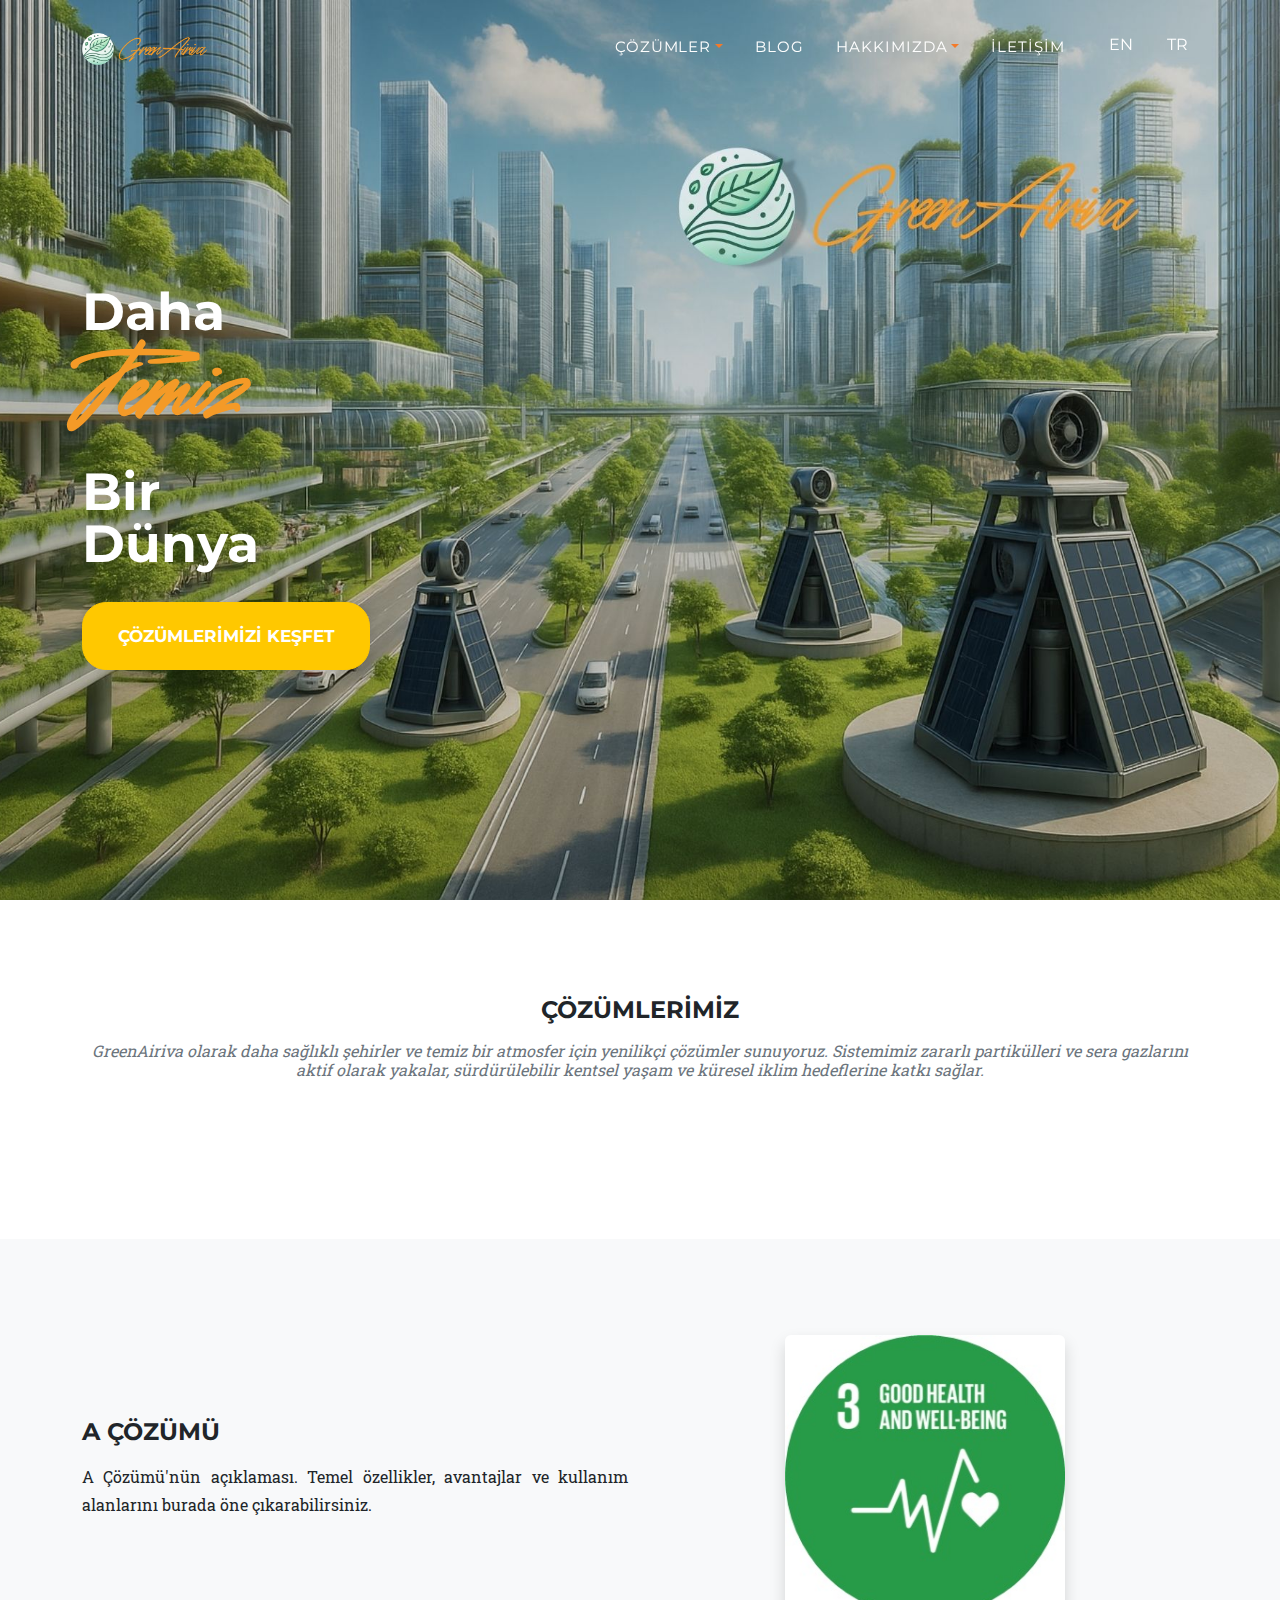
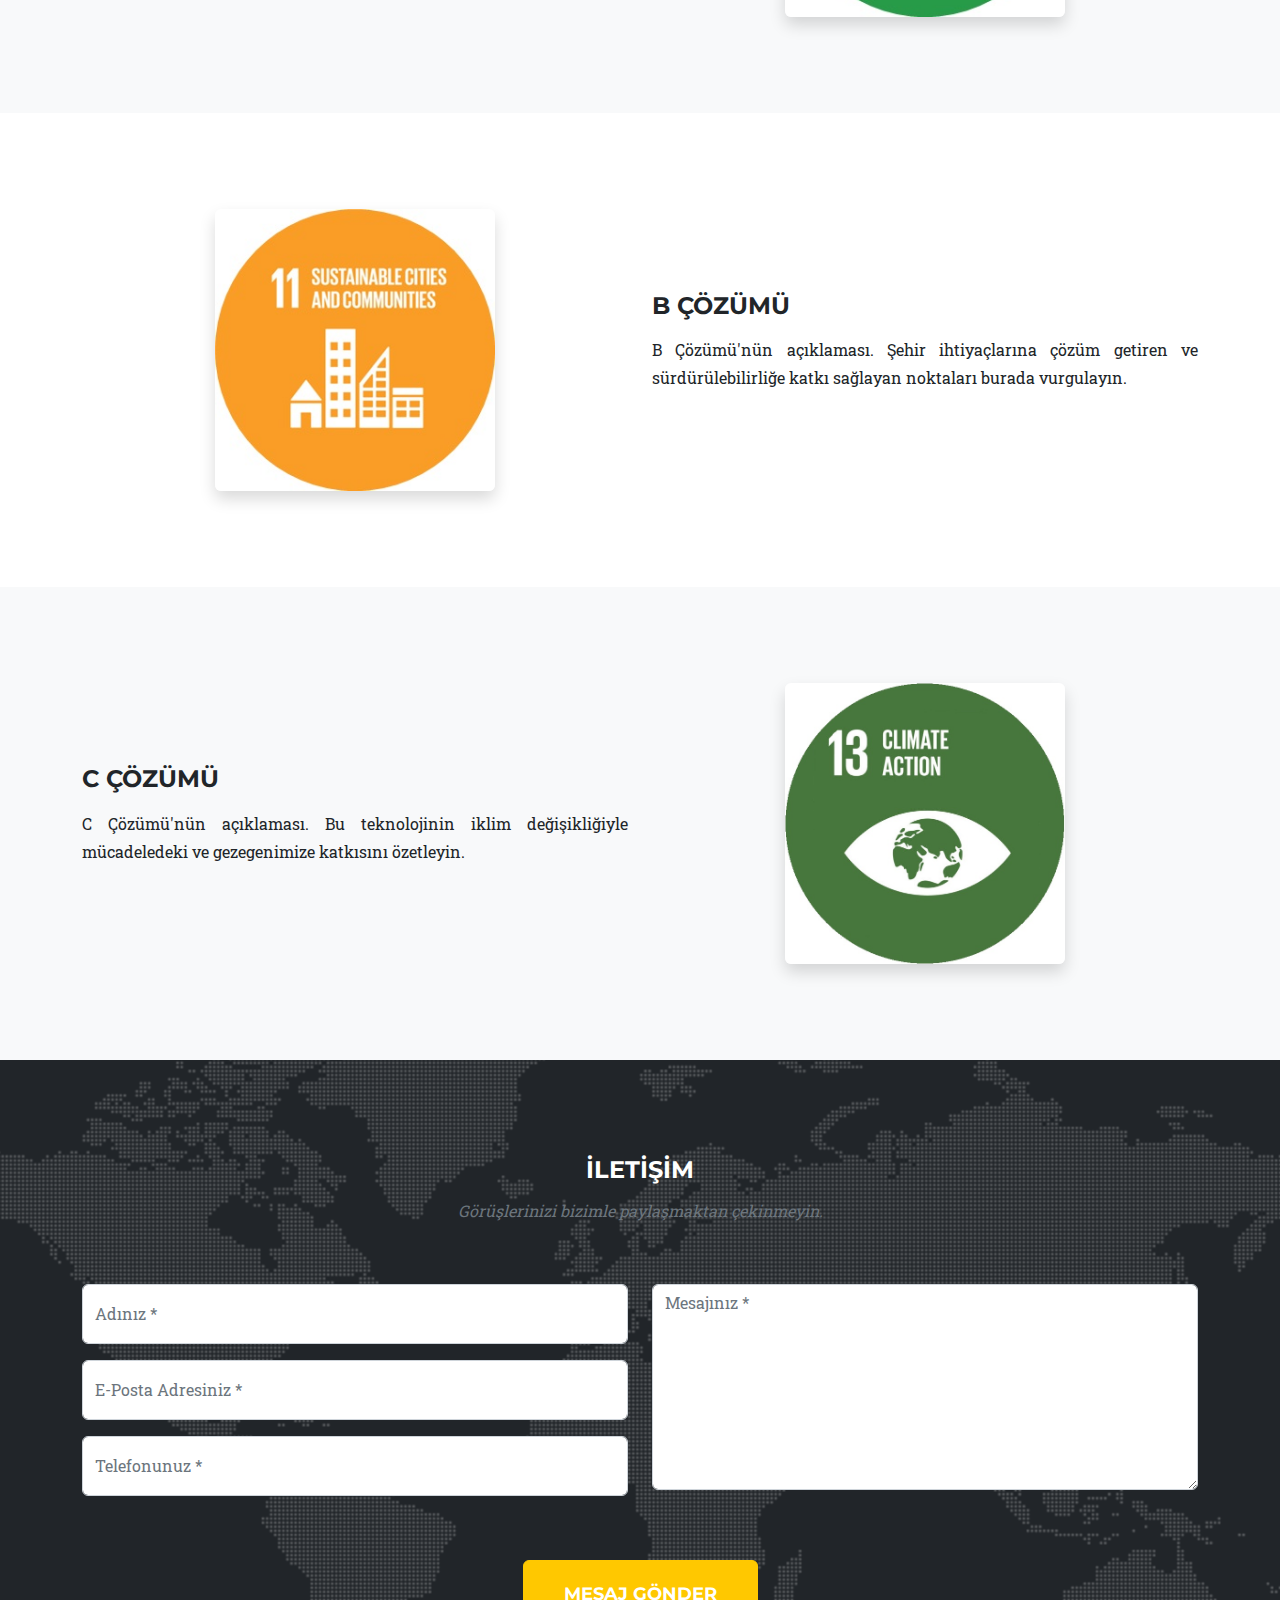
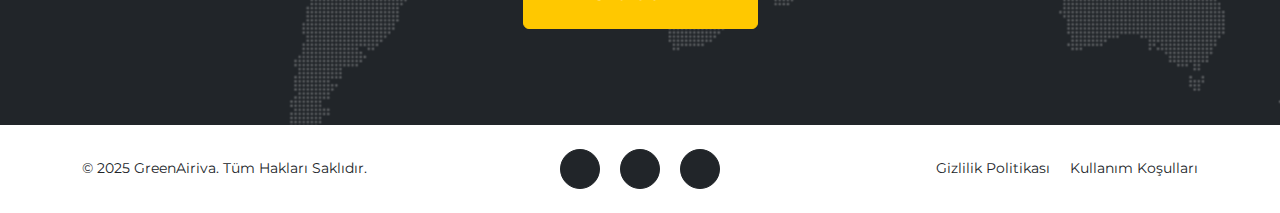
<file: solutions/tr/index.html>
<!DOCTYPE html>
<html lang="tr">
<head>
    <meta charset="utf-8" />
    <meta name="viewport" content="width=device-width, initial-scale=1, shrink-to-fit=no" />
    <meta name="description" content="GreenAiriva – Yenilikçi Hava Temizleme Çözümleri" />
    <meta name="author" content="GreenAiriva" />
    <title>GreenAiriva – Çözümler</title>
    <link rel="icon" type="image/x-icon" href="../../assets/favicon.svg" />
    <link href="https://fonts.googleapis.com/css?family=Montserrat:400,700" rel="stylesheet" type="text/css" />
    <link href="https://fonts.googleapis.com/css?family=Roboto+Slab:400,100,300,700" rel="stylesheet" type="text/css" />
    <link href="../../css/styles.css" rel="stylesheet" />
    <style>
        .lang-switch {
            display: inline-block;
            padding: 5px 10px;
            margin-left: 10px;
            cursor: pointer;
            transition: background-color 0.3s;
            font-family: 'Montserrat', sans-serif;
            color: #fff;
        }
        .lang-switch:hover {
            background-color: #f47a29;
        }
    </style>
</head>
<body id="page-top">
    <!-- Navigation -->
    <nav class="navbar navbar-expand-lg navbar-dark fixed-top" id="mainNav">
        <div class="container">
            <a class="navbar-brand" href="../../tr/"><img src="../../assets/img/navbar-logo.svg" alt="GreenAiriva logo" /></a>
            <button class="navbar-toggler" type="button" data-bs-toggle="collapse" data-bs-target="#navbarResponsive" aria-controls="navbarResponsive" aria-expanded="false" aria-label="Toggle navigation">
                Menü
                <i class="fas fa-bars ms-1"></i>
            </button>
            <div class="collapse navbar-collapse" id="navbarResponsive">
                <ul class="navbar-nav text-uppercase ms-auto py-4 py-lg-0">
                    <!-- Çözümler Dropdown -->
                    <li class="nav-item dropdown">
                        <a class="nav-link dropdown-toggle" href="#" id="solutionsDropdown" data-bs-toggle="dropdown" aria-expanded="false">Çözümler</a>
                        <ul class="dropdown-menu custom-dropdown-menu" aria-labelledby="solutionsDropdown">
                            <li><a class="dropdown-item custom-dropdown-item" href="#bolumA">A</a></li>
                            <li><a class="dropdown-item custom-dropdown-item" href="#bolumB">B</a></li>
                            <li><a class="dropdown-item custom-dropdown-item" href="#bolumC">C</a></li>
                        </ul>
                    </li>
                    <li class="nav-item"><a class="nav-link" href="https://blog.greenairiva.com.tr/tr/">Blog</a></li>
                    <li class="nav-item dropdown">
                        <a class="nav-link dropdown-toggle" href="#" id="aboutDropdown" data-bs-toggle="dropdown" aria-expanded="false">Hakkımızda</a>
                        <ul class="dropdown-menu custom-dropdown-menu" aria-labelledby="aboutDropdown">
                      <li><a class="dropdown-item custom-dropdown-item" href="../../about/tr/#hakkimizda">Hakkımızda</a></li>
                      <li><a class="dropdown-item custom-dropdown-item" href="../../about/tr/#vizyon">Vizyon</a></li>
                      <li><a class="dropdown-item custom-dropdown-item" href="../../about/tr/#misyon">Misyon</a></li>
                      <li><a class="dropdown-item custom-dropdown-item" href="../../about/tr/#neden">Neden GreenAiriva?</a></li>
                      <li><a class="dropdown-item custom-dropdown-item" href="../../about/tr/#katki">Sosyal ve Çevresel Katkı</a></li>
                      <li><a class="dropdown-item custom-dropdown-item" href="../../about/tr/#takim">Takımımız</a></li>
                      <li><a class="dropdown-item custom-dropdown-item" href="../../about/tr/#katil">Bize Katıl</a></li>
                        </ul>
                    </li>
                    <li class="nav-item"><a class="nav-link" id="scrollToContact" href="#contact">İletişim</a></li>
                    <li class="nav-item">
                        <div class="lang-switch" onclick="window.location.href='../../solutions/'">EN</div>
                        <div class="lang-switch" onclick="window.location.href='../../solutions/tr/'">TR</div>
                    </li>
                </ul>
            </div>
        </div>
    </nav>
    <!-- Masthead -->
    <header class="masthead">
        <div class="container">
            <div class="masthead-heading">Daha</div>
            <div class="masthead-subheading-script">Temiz</div>
            <div class="masthead-heading">Bir<br>Dünya</div>
            <a class="btn btn-primary btn-xl text-uppercase" href="#cozumler">Çözümlerimizi Keşfet</a>
        </div>
    </header>
    <!-- Solutions Main Section -->
    <section class="page-section" id="cozumler">
        <div class="container">
            <div class="text-center">
                <h2 class="section-heading text-uppercase">Çözümlerimiz</h2>
                <h3 class="section-subheading text-muted">
                    GreenAiriva olarak daha sağlıklı şehirler ve temiz bir atmosfer için yenilikçi çözümler sunuyoruz. Sistemimiz zararlı partikülleri ve sera gazlarını aktif olarak yakalar, sürdürülebilir kentsel yaşam ve küresel iklim hedeflerine katkı sağlar.
                </h3>
            </div>
        </div>
    </section>

    <!-- Solution A -->
    <section class="page-section bg-light" id="bolumA">
        <div class="container">
            <div class="row align-items-center">
                <div class="col-12 col-md-6 order-2 order-md-1 text-center text-md-start mb-4 mb-md-0">
                    <h2 class="section-heading text-uppercase">A Çözümü</h2>
                    <p style="text-align:justify;">
                        A Çözümü'nün açıklaması. Temel özellikler, avantajlar ve kullanım alanlarını burada öne çıkarabilirsiniz.
                    </p>
                </div>
                <div class="col-12 col-md-6 order-1 order-md-2 text-center mb-4 mb-md-0">
                    <img src="../../assets/img/Solution/SDG-3.jpg" alt="A Çözümü" class="img-fluid rounded shadow" style="max-width:280px; width:100%; height:auto; margin:auto; display:block;">
                </div>
            </div>
        </div>
    </section>

    <!-- Solution B -->
    <section class="page-section bg-white" id="bolumB">
        <div class="container">
            <div class="row align-items-center">
                <div class="col-12 col-md-6 text-center mb-4 mb-md-0">
                    <img src="../../assets/img/Solution/SDG-11.jpg" alt="B Çözümü" class="img-fluid rounded shadow" style="max-width:280px; width:100%; height:auto; margin:auto; display:block;">
                </div>
                <div class="col-12 col-md-6 text-center text-md-start">
                    <h2 class="section-heading text-uppercase">B Çözümü</h2>
                    <p style="text-align:justify;">
                        B Çözümü'nün açıklaması. Şehir ihtiyaçlarına çözüm getiren ve sürdürülebilirliğe katkı sağlayan noktaları burada vurgulayın.
                    </p>
                </div>
            </div>
        </div>
    </section>

    <!-- Solution C -->
    <section class="page-section bg-light" id="bolumC">
        <div class="container">
            <div class="row align-items-center">
                <div class="col-12 col-md-6 order-2 order-md-1 text-center text-md-start mb-4 mb-md-0">
                    <h2 class="section-heading text-uppercase">C Çözümü</h2>
                    <p style="text-align:justify;">
                        C Çözümü'nün açıklaması. Bu teknolojinin iklim değişikliğiyle mücadeledeki ve gezegenimize katkısını özetleyin.
                    </p>
                </div>
                <div class="col-12 col-md-6 order-1 order-md-2 text-center mb-4 mb-md-0">
                    <img src="../../assets/img/Solution/SDG-13.jpg" alt="C Çözümü" class="img-fluid rounded shadow" style="max-width:280px; width:100%; height:auto; margin:auto; display:block;">
                </div>
            </div>
        </div>
    </section>

    <!-- İletişim -->
    <section class="page-section" id="contact">
        <div class="container">
            <div class="text-center">
                <h2 class="section-heading text-uppercase">İletişim</h2>
                <h3 class="section-subheading text-muted">Görüşlerinizi bizimle paylaşmaktan çekinmeyin.</h3>
            </div>
            <form action="https://formspree.io/f/mblyjkpa" method="POST">
                <div class="row align-items-stretch mb-5">
                    <div class="col-md-6">
                        <div class="form-group mb-3">
                            <input class="form-control" type="text" name="name" placeholder="Adınız *" required />
                        </div>
                        <div class="form-group mb-3">
                            <input class="form-control" type="email" name="email" placeholder="E-Posta Adresiniz *" required />
                        </div>
                        <div class="form-group mb-3">
                            <input class="form-control" type="tel" name="phone" placeholder="Telefonunuz *" required />
                        </div>
                    </div>
                    <div class="col-md-6">
                        <div class="form-group mb-3">
                            <textarea class="form-control" name="message" placeholder="Mesajınız *" rows="8" required></textarea>
                        </div>
                    </div>
                </div>
                <div class="text-center">
                    <button class="btn btn-primary btn-xl text-uppercase" type="submit">Mesaj Gönder</button>
                </div>
            </form>
        </div>
    </section>
    <!-- Footer -->
    <footer class="footer py-4">
        <div class="container">
            <div class="row align-items-center">
                <div class="col-lg-4 text-lg-start">© 2025 GreenAiriva. Tüm Hakları Saklıdır.</div>
                <div class="col-lg-4 my-3 my-lg-0">
                    <a class="btn btn-dark btn-social mx-2" href="#" aria-label="Twitter"><i class="fab fa-twitter"></i></a>
                    <a class="btn btn-dark btn-social mx-2" href="https://www.instagram.com/greenairiva/" aria-label="Instagram"><i class="fab fa-facebook-f"></i></a>
                    <a class="btn btn-dark btn-social mx-2" href="https://www.linkedin.com/company/greenairiva/" aria-label="LinkedIn"><i class="fab fa-linkedin-in"></i></a>
                </div>
                <div class="col-lg-4 text-lg-end">
                    <a class="link-dark text-decoration-none me-3" href="#!">Gizlilik Politikası</a>
                    <a class="link-dark text-decoration-none" href="#!">Kullanım Koşulları</a>
                </div>
            </div>
        </div>
    </footer>
    <!-- Bootstrap core JS-->
    <script src="https://cdn.jsdelivr.net/npm/bootstrap@5.2.3/dist/js/bootstrap.bundle.min.js"></script>
    <!-- Core theme JS-->
    <script src="../../js/scripts.js"></script>
</body>
</html>
</file>
<file: assets/css/noscript.css>
/*
	Phantom by HTML5 UP
	html5up.net | @ajlkn
	Free for personal and commercial use under the CCA 3.0 license (html5up.net/license)
*/

/* Tiles */

	body.is-preload .tiles article {
		-moz-transform: none;
		-webkit-transform: none;
		-ms-transform: none;
		transform: none;
		opacity: 1;
	}
</file>
<file: css/styles.css>
@font-face {
  font-family: 'The Youngest Script';
  src: url('../assets/fonts/the-youngest-script.ttf') format('truetype');
  font-weight: normal;
  font-style: normal;
}

@charset "UTF-8";
/*!
* Start Bootstrap - Agency v7.0.12 (https://startbootstrap.com/theme/agency)
* Copyright 2013-2023 Start Bootstrap
* Licensed under MIT (https://github.com/StartBootstrap/startbootstrap-agency/blob/master/LICENSE)
*/
/*!
 * Bootstrap  v5.2.3 (https://getbootstrap.com/)
 * Copyright 2011-2022 The Bootstrap Authors
 * Copyright 2011-2022 Twitter, Inc.
 * Licensed under MIT (https://github.com/twbs/bootstrap/blob/main/LICENSE)
 */
:root {
  --bs-blue: #0d6efd;
  --bs-indigo: #6610f2;
  --bs-purple: #6f42c1;
  --bs-pink: #d63384;
  --bs-red: #dc3545;
  --bs-orange: #f49a27;
  --bs-yellow: #ffc800;
  --bs-green: #198754;
  --bs-teal: #20c997;
  --bs-cyan: #0dcaf0;
  --bs-black: #000;
  --bs-white: #fff;
  --bs-gray: #6c757d;
  --bs-gray-dark: #343a40;
  --bs-gray-100: #f8f9fa;
  --bs-gray-200: #e9ecef;
  --bs-gray-300: #dee2e6;
  --bs-gray-400: #ced4da;
  --bs-gray-500: #adb5bd;
  --bs-gray-600: #6c757d;
  --bs-gray-700: #495057;
  --bs-gray-800: #343a40;
  --bs-gray-900: #212529;
  --bs-primary: #ffc800;
  --bs-secondary: #6c757d;
  --bs-success: #198754;
  --bs-info: #0dcaf0;
  --bs-warning: #ffc800;
  --bs-danger: #dc3545;
  --bs-light: #f8f9fa;
  --bs-dark: #212529;
  --bs-primary-rgb: 255, 200, 0;
  --bs-secondary-rgb: 108, 117, 125;
  --bs-success-rgb: 25, 135, 84;
  --bs-info-rgb: 13, 202, 240;
  --bs-warning-rgb: 255, 200, 0;
  --bs-danger-rgb: 220, 53, 69;
  --bs-light-rgb: 248, 249, 250;
  --bs-dark-rgb: 33, 37, 41;
  --bs-white-rgb: 255, 255, 255;
  --bs-black-rgb: 0, 0, 0;
  --bs-body-color-rgb: 33, 37, 41;
  --bs-body-bg-rgb: 255, 255, 255;
  --bs-font-sans-serif: system-ui, -apple-system, "Segoe UI", Roboto, "Helvetica Neue", "Noto Sans", "Liberation Sans", Arial, sans-serif, "Apple Color Emoji", "Segoe UI Emoji", "Segoe UI Symbol", "Noto Color Emoji";
  --bs-font-monospace: SFMono-Regular, Menlo, Monaco, Consolas, "Liberation Mono", "Courier New", monospace;
  --bs-gradient: linear-gradient(180deg, rgba(255, 255, 255, 0.15), rgba(255, 255, 255, 0));
  --bs-body-font-family: Roboto Slab, -apple-system, BlinkMacSystemFont, Segoe UI, Roboto, Helvetica Neue, Arial, sans-serif, Apple Color Emoji, Segoe UI Emoji, Segoe UI Symbol, Noto Color Emoji;
  --bs-body-font-size: 1rem;
  --bs-body-font-weight: 400;
  --bs-body-line-height: 1.5;
  --bs-body-color: #212529;
  --bs-body-bg: #fff;
  --bs-border-width: 1px;
  --bs-border-style: solid;
  --bs-border-color: #dee2e6;
  --bs-border-color-translucent: rgba(0, 0, 0, 0.175);
  --bs-border-radius: 0.375rem;
  --bs-border-radius-sm: 0.25rem;
  --bs-border-radius-lg: 0.5rem;
  --bs-border-radius-xl: 1rem;
  --bs-border-radius-2xl: 2rem;
  --bs-border-radius-pill: 50rem;
  --bs-link-color: #ffc800;
  --bs-link-hover-color: #cca000;
  --bs-code-color: #d63384;
  --bs-highlight-bg: #fff4cc;
}

*,
*::before,
*::after {
  box-sizing: border-box;
}

@media (prefers-reduced-motion: no-preference) {
  :root {
    scroll-behavior: smooth;
  }
}

body {
  margin: 0;
  font-family: var(--bs-body-font-family);
  font-size: var(--bs-body-font-size);
  font-weight: var(--bs-body-font-weight);
  line-height: var(--bs-body-line-height);
  color: var(--bs-body-color);
  text-align: var(--bs-body-text-align);
  background-color: var(--bs-body-bg);
  -webkit-text-size-adjust: 100%;
  -webkit-tap-highlight-color: rgba(0, 0, 0, 0);
}

hr {
  margin: 1rem 0;
  color: inherit;
  border: 0;
  border-top: 1px solid;
  opacity: 0.25;
}

h6, .h6, h5, .h5, h4, .h4, h3, .h3, h2, .h2, h1, .h1 {
  margin-top: 0;
  margin-bottom: 0.5rem;
  font-family: "Montserrat", -apple-system, BlinkMacSystemFont, "Segoe UI", Roboto, "Helvetica Neue", Arial, sans-serif, "Apple Color Emoji", "Segoe UI Emoji", "Segoe UI Symbol", "Noto Color Emoji";
  font-weight: 700;
  line-height: 1.2;
}

h1, .h1 {
  font-size: calc(1.375rem + 1.5vw);
}
@media (min-width: 1200px) {
  h1, .h1 {
    font-size: 2.5rem;
  }
}

h2, .h2 {
  font-size: calc(1.325rem + 0.9vw);
}
@media (min-width: 1200px) {
  h2, .h2 {
    font-size: 2rem;
  }
}

h3, .h3 {
  font-size: calc(1.3rem + 0.6vw);
}
@media (min-width: 1200px) {
  h3, .h3 {
    font-size: 1.75rem;
  }
}

h4, .h4 {
  font-size: calc(1.275rem + 0.3vw);
}
@media (min-width: 1200px) {
  h4, .h4 {
    font-size: 1.5rem;
  }
}

h5, .h5 {
  font-size: 1.25rem;
}

h6, .h6 {
  font-size: 1rem;
}

p {
  margin-top: 0;
  margin-bottom: 1rem;
}

abbr[title] {
  -webkit-text-decoration: underline dotted;
          text-decoration: underline dotted;
  cursor: help;
  -webkit-text-decoration-skip-ink: none;
          text-decoration-skip-ink: none;
}

address {
  margin-bottom: 1rem;
  font-style: normal;
  line-height: inherit;
}

ol,
ul {
  padding-left: 2rem;
}

ol,
ul,
dl {
  margin-top: 0;
  margin-bottom: 1rem;
}

ol ol,
ul ul,
ol ul,
ul ol {
  margin-bottom: 0;
}

dt {
  font-weight: 700;
}

dd {
  margin-bottom: 0.5rem;
  margin-left: 0;
}

blockquote {
  margin: 0 0 1rem;
}

b,
strong {
  font-weight: bolder;
}

small, .small {
  font-size: 0.875em;
}

mark, .mark {
  padding: 0.1875em;
  background-color: var(--bs-highlight-bg);
}

sub,
sup {
  position: relative;
  font-size: 0.75em;
  line-height: 0;
  vertical-align: baseline;
}

sub {
  bottom: -0.25em;
}

sup {
  top: -0.5em;
}

a {
  color: var(--bs-link-color);
  text-decoration: underline;
}
a:hover {
  color: var(--bs-link-hover-color);
}

a:not([href]):not([class]), a:not([href]):not([class]):hover {
  color: inherit;
  text-decoration: none;
}

pre,
code,
kbd,
samp {
  font-family: var(--bs-font-monospace);
  font-size: 1em;
}

pre {
  display: block;
  margin-top: 0;
  margin-bottom: 1rem;
  overflow: auto;
  font-size: 0.875em;
}
pre code {
  font-size: inherit;
  color: inherit;
  word-break: normal;
}

code {
  font-size: 0.875em;
  color: var(--bs-code-color);
  word-wrap: break-word;
}
a > code {
  color: inherit;
}

kbd {
  padding: 0.1875rem 0.375rem;
  font-size: 0.875em;
  color: var(--bs-body-bg);
  background-color: var(--bs-body-color);
  border-radius: 0.25rem;
}
kbd kbd {
  padding: 0;
  font-size: 1em;
}

figure {
  margin: 0 0 1rem;
}

img,
svg {
  vertical-align: middle;
}

table {
  caption-side: bottom;
  border-collapse: collapse;
}

caption {
  padding-top: 0.5rem;
  padding-bottom: 0.5rem;
  color: #6c757d;
  text-align: left;
}

th {
  text-align: inherit;
  text-align: -webkit-match-parent;
}

thead,
tbody,
tfoot,
tr,
td,
th {
  border-color: inherit;
  border-style: solid;
  border-width: 0;
}

label {
  display: inline-block;
}

button {
  border-radius: 0;
}

button:focus:not(:focus-visible) {
  outline: 0;
}

input,
button,
select,
optgroup,
textarea {
  margin: 0;
  font-family: inherit;
  font-size: inherit;
  line-height: inherit;
}

button,
select {
  text-transform: none;
}

[role=button] {
  cursor: pointer;
}

select {
  word-wrap: normal;
}
select:disabled {
  opacity: 1;
}

[list]:not([type=date]):not([type=datetime-local]):not([type=month]):not([type=week]):not([type=time])::-webkit-calendar-picker-indicator {
  display: none !important;
}

button,
[type=button],
[type=reset],
[type=submit] {
  -webkit-appearance: button;
}
button:not(:disabled),
[type=button]:not(:disabled),
[type=reset]:not(:disabled),
[type=submit]:not(:disabled) {
  cursor: pointer;
}

::-moz-focus-inner {
  padding: 0;
  border-style: none;
}

textarea {
  resize: vertical;
}

fieldset {
  min-width: 0;
  padding: 0;
  margin: 0;
  border: 0;
}

legend {
  float: left;
  width: 100%;
  padding: 0;
  margin-bottom: 0.5rem;
  font-size: calc(1.275rem + 0.3vw);
  line-height: inherit;
}
@media (min-width: 1200px) {
  legend {
    font-size: 1.5rem;
  }
}
legend + * {
  clear: left;
}

::-webkit-datetime-edit-fields-wrapper,
::-webkit-datetime-edit-text,
::-webkit-datetime-edit-minute,
::-webkit-datetime-edit-hour-field,
::-webkit-datetime-edit-day-field,
::-webkit-datetime-edit-month-field,
::-webkit-datetime-edit-year-field {
  padding: 0;
}

::-webkit-inner-spin-button {
  height: auto;
}

[type=search] {
  outline-offset: -2px;
  -webkit-appearance: textfield;
}

/* rtl:raw:
[type="tel"],
[type="url"],
[type="email"],
[type="number"] {
  direction: ltr;
}
*/
::-webkit-search-decoration {
  -webkit-appearance: none;
}

::-webkit-color-swatch-wrapper {
  padding: 0;
}

::file-selector-button {
  font: inherit;
  -webkit-appearance: button;
}

output {
  display: inline-block;
}

iframe {
  border: 0;
}

summary {
  display: list-item;
  cursor: pointer;
}

progress {
  vertical-align: baseline;
}

[hidden] {
  display: none !important;
}

.lead {
  font-size: 1.25rem;
  font-weight: 300;
}

.display-1 {
  font-size: calc(1.625rem + 4.5vw);
  font-weight: 300;
  line-height: 1.2;
}
@media (min-width: 1200px) {
  .display-1 {
    font-size: 5rem;
  }
}

.display-2 {
  font-size: calc(1.575rem + 3.9vw);
  font-weight: 300;
  line-height: 1.2;
}
@media (min-width: 1200px) {
  .display-2 {
    font-size: 4.5rem;
  }
}

.display-3 {
  font-size: calc(1.525rem + 3.3vw);
  font-weight: 300;
  line-height: 1.2;
}
@media (min-width: 1200px) {
  .display-3 {
    font-size: 4rem;
  }
}

.display-4 {
  font-size: calc(1.475rem + 2.7vw);
  font-weight: 300;
  line-height: 1.2;
}
@media (min-width: 1200px) {
  .display-4 {
    font-size: 3.5rem;
  }
}

.display-5 {
  font-size: calc(1.425rem + 2.1vw);
  font-weight: 300;
  line-height: 1.2;
}
@media (min-width: 1200px) {
  .display-5 {
    font-size: 3rem;
  }
}

.display-6 {
  font-size: calc(1.375rem + 1.5vw);
  font-weight: 300;
  line-height: 1.2;
}
@media (min-width: 1200px) {
  .display-6 {
    font-size: 2.5rem;
  }
}

.list-unstyled {
  padding-left: 0;
  list-style: none;
}

.list-inline {
  padding-left: 0;
  list-style: none;
}

.list-inline-item {
  display: inline-block;
}
.list-inline-item:not(:last-child) {
  margin-right: 0.5rem;
}

.initialism {
  font-size: 0.875em;
  text-transform: uppercase;
}

.blockquote {
  margin-bottom: 1rem;
  font-size: 1.25rem;
}
.blockquote > :last-child {
  margin-bottom: 0;
}

.blockquote-footer {
  margin-top: -1rem;
  margin-bottom: 1rem;
  font-size: 0.875em;
  color: #6c757d;
}
.blockquote-footer::before {
  content: "— ";
}

.img-fluid {
  max-width: 100%;
  height: auto;
}

.img-thumbnail {
  padding: 0.25rem;
  background-color: #fff;
  border: 1px solid var(--bs-border-color);
  border-radius: 0.375rem;
  max-width: 100%;
  height: auto;
}

.figure {
  display: inline-block;
}

.figure-img {
  margin-bottom: 0.5rem;
  line-height: 1;
}

.figure-caption {
  font-size: 0.875em;
  color: #6c757d;
}

.container,
.container-fluid,
.container-xxl,
.container-xl,
.container-lg,
.container-md,
.container-sm {
  --bs-gutter-x: 1.5rem;
  --bs-gutter-y: 0;
  width: 100%;
  padding-right: calc(var(--bs-gutter-x) * 0.5);
  padding-left: calc(var(--bs-gutter-x) * 0.5);
  margin-right: auto;
  margin-left: auto;
}

@media (min-width: 576px) {
  .container-sm, .container {
    max-width: 540px;
  }
}
@media (min-width: 768px) {
  .container-md, .container-sm, .container {
    max-width: 720px;
  }
}
@media (min-width: 992px) {
  .container-lg, .container-md, .container-sm, .container {
    max-width: 960px;
  }
}
@media (min-width: 1200px) {
  .container-xl, .container-lg, .container-md, .container-sm, .container {
    max-width: 1140px;
  }
}
@media (min-width: 1400px) {
  .container-xxl, .container-xl, .container-lg, .container-md, .container-sm, .container {
    max-width: 1320px;
  }
}
.row {
  --bs-gutter-x: 1.5rem;
  --bs-gutter-y: 0;
  display: flex;
  flex-wrap: wrap;
  margin-top: calc(-1 * var(--bs-gutter-y));
  margin-right: calc(-0.5 * var(--bs-gutter-x));
  margin-left: calc(-0.5 * var(--bs-gutter-x));
}
.row > * {
  flex-shrink: 0;
  width: 100%;
  max-width: 100%;
  padding-right: calc(var(--bs-gutter-x) * 0.5);
  padding-left: calc(var(--bs-gutter-x) * 0.5);
  margin-top: var(--bs-gutter-y);
}

.col {
  flex: 1 0 0%;
}

.row-cols-auto > * {
  flex: 0 0 auto;
  width: auto;
}

.row-cols-1 > * {
  flex: 0 0 auto;
  width: 100%;
}

.row-cols-2 > * {
  flex: 0 0 auto;
  width: 50%;
}

.row-cols-3 > * {
  flex: 0 0 auto;
  width: 33.3333333333%;
}

.row-cols-4 > * {
  flex: 0 0 auto;
  width: 25%;
}

.row-cols-5 > * {
  flex: 0 0 auto;
  width: 20%;
}

.row-cols-6 > * {
  flex: 0 0 auto;
  width: 16.6666666667%;
}

.col-auto {
  flex: 0 0 auto;
  width: auto;
}

.col-1 {
  flex: 0 0 auto;
  width: 8.33333333%;
}

.col-2 {
  flex: 0 0 auto;
  width: 16.66666667%;
}

.col-3 {
  flex: 0 0 auto;
  width: 25%;
}

.col-4 {
  flex: 0 0 auto;
  width: 33.33333333%;
}

.col-5 {
  flex: 0 0 auto;
  width: 41.66666667%;
}

.col-6 {
  flex: 0 0 auto;
  width: 50%;
}

.col-7 {
  flex: 0 0 auto;
  width: 58.33333333%;
}

.col-8 {
  flex: 0 0 auto;
  width: 66.66666667%;
}

.col-9 {
  flex: 0 0 auto;
  width: 75%;
}

.col-10 {
  flex: 0 0 auto;
  width: 83.33333333%;
}

.col-11 {
  flex: 0 0 auto;
  width: 91.66666667%;
}

.col-12 {
  flex: 0 0 auto;
  width: 100%;
}

.offset-1 {
  margin-left: 8.33333333%;
}

.offset-2 {
  margin-left: 16.66666667%;
}

.offset-3 {
  margin-left: 25%;
}

.offset-4 {
  margin-left: 33.33333333%;
}

.offset-5 {
  margin-left: 41.66666667%;
}

.offset-6 {
  margin-left: 50%;
}

.offset-7 {
  margin-left: 58.33333333%;
}

.offset-8 {
  margin-left: 66.66666667%;
}

.offset-9 {
  margin-left: 75%;
}

.offset-10 {
  margin-left: 83.33333333%;
}

.offset-11 {
  margin-left: 91.66666667%;
}

.g-0,
.gx-0 {
  --bs-gutter-x: 0;
}

.g-0,
.gy-0 {
  --bs-gutter-y: 0;
}

.g-1,
.gx-1 {
  --bs-gutter-x: 0.25rem;
}

.g-1,
.gy-1 {
  --bs-gutter-y: 0.25rem;
}

.g-2,
.gx-2 {
  --bs-gutter-x: 0.5rem;
}

.g-2,
.gy-2 {
  --bs-gutter-y: 0.5rem;
}

.g-3,
.gx-3 {
  --bs-gutter-x: 1rem;
}

.g-3,
.gy-3 {
  --bs-gutter-y: 1rem;
}

.g-4,
.gx-4 {
  --bs-gutter-x: 1.5rem;
}

.g-4,
.gy-4 {
  --bs-gutter-y: 1.5rem;
}

.g-5,
.gx-5 {
  --bs-gutter-x: 3rem;
}

.g-5,
.gy-5 {
  --bs-gutter-y: 3rem;
}

@media (min-width: 576px) {
  .col-sm {
    flex: 1 0 0%;
  }
  .row-cols-sm-auto > * {
    flex: 0 0 auto;
    width: auto;
  }
  .row-cols-sm-1 > * {
    flex: 0 0 auto;
    width: 100%;
  }
  .row-cols-sm-2 > * {
    flex: 0 0 auto;
    width: 50%;
  }
  .row-cols-sm-3 > * {
    flex: 0 0 auto;
    width: 33.3333333333%;
  }
  .row-cols-sm-4 > * {
    flex: 0 0 auto;
    width: 25%;
  }
  .row-cols-sm-5 > * {
    flex: 0 0 auto;
    width: 20%;
  }
  .row-cols-sm-6 > * {
    flex: 0 0 auto;
    width: 16.6666666667%;
  }
  .col-sm-auto {
    flex: 0 0 auto;
    width: auto;
  }
  .col-sm-1 {
    flex: 0 0 auto;
    width: 8.33333333%;
  }
  .col-sm-2 {
    flex: 0 0 auto;
    width: 16.66666667%;
  }
  .col-sm-3 {
    flex: 0 0 auto;
    width: 25%;
  }
  .col-sm-4 {
    flex: 0 0 auto;
    width: 33.33333333%;
  }
  .col-sm-5 {
    flex: 0 0 auto;
    width: 41.66666667%;
  }
  .col-sm-6 {
    flex: 0 0 auto;
    width: 50%;
  }
  .col-sm-7 {
    flex: 0 0 auto;
    width: 58.33333333%;
  }
  .col-sm-8 {
    flex: 0 0 auto;
    width: 66.66666667%;
  }
  .col-sm-9 {
    flex: 0 0 auto;
    width: 75%;
  }
  .col-sm-10 {
    flex: 0 0 auto;
    width: 83.33333333%;
  }
  .col-sm-11 {
    flex: 0 0 auto;
    width: 91.66666667%;
  }
  .col-sm-12 {
    flex: 0 0 auto;
    width: 100%;
  }
  .offset-sm-0 {
    margin-left: 0;
  }
  .offset-sm-1 {
    margin-left: 8.33333333%;
  }
  .offset-sm-2 {
    margin-left: 16.66666667%;
  }
  .offset-sm-3 {
    margin-left: 25%;
  }
  .offset-sm-4 {
    margin-left: 33.33333333%;
  }
  .offset-sm-5 {
    margin-left: 41.66666667%;
  }
  .offset-sm-6 {
    margin-left: 50%;
  }
  .offset-sm-7 {
    margin-left: 58.33333333%;
  }
  .offset-sm-8 {
    margin-left: 66.66666667%;
  }
  .offset-sm-9 {
    margin-left: 75%;
  }
  .offset-sm-10 {
    margin-left: 83.33333333%;
  }
  .offset-sm-11 {
    margin-left: 91.66666667%;
  }
  .g-sm-0,
  .gx-sm-0 {
    --bs-gutter-x: 0;
  }
  .g-sm-0,
  .gy-sm-0 {
    --bs-gutter-y: 0;
  }
  .g-sm-1,
  .gx-sm-1 {
    --bs-gutter-x: 0.25rem;
  }
  .g-sm-1,
  .gy-sm-1 {
    --bs-gutter-y: 0.25rem;
  }
  .g-sm-2,
  .gx-sm-2 {
    --bs-gutter-x: 0.5rem;
  }
  .g-sm-2,
  .gy-sm-2 {
    --bs-gutter-y: 0.5rem;
  }
  .g-sm-3,
  .gx-sm-3 {
    --bs-gutter-x: 1rem;
  }
  .g-sm-3,
  .gy-sm-3 {
    --bs-gutter-y: 1rem;
  }
  .g-sm-4,
  .gx-sm-4 {
    --bs-gutter-x: 1.5rem;
  }
  .g-sm-4,
  .gy-sm-4 {
    --bs-gutter-y: 1.5rem;
  }
  .g-sm-5,
  .gx-sm-5 {
    --bs-gutter-x: 3rem;
  }
  .g-sm-5,
  .gy-sm-5 {
    --bs-gutter-y: 3rem;
  }
}
@media (min-width: 768px) {
  .col-md {
    flex: 1 0 0%;
  }
  .row-cols-md-auto > * {
    flex: 0 0 auto;
    width: auto;
  }
  .row-cols-md-1 > * {
    flex: 0 0 auto;
    width: 100%;
  }
  .row-cols-md-2 > * {
    flex: 0 0 auto;
    width: 50%;
  }
  .row-cols-md-3 > * {
    flex: 0 0 auto;
    width: 33.3333333333%;
  }
  .row-cols-md-4 > * {
    flex: 0 0 auto;
    width: 25%;
  }
  .row-cols-md-5 > * {
    flex: 0 0 auto;
    width: 20%;
  }
  .row-cols-md-6 > * {
    flex: 0 0 auto;
    width: 16.6666666667%;
  }
  .col-md-auto {
    flex: 0 0 auto;
    width: auto;
  }
  .col-md-1 {
    flex: 0 0 auto;
    width: 8.33333333%;
  }
  .col-md-2 {
    flex: 0 0 auto;
    width: 16.66666667%;
  }
  .col-md-3 {
    flex: 0 0 auto;
    width: 25%;
  }
  .col-md-4 {
    flex: 0 0 auto;
    width: 33.33333333%;
  }
  .col-md-5 {
    flex: 0 0 auto;
    width: 41.66666667%;
  }
  .col-md-6 {
    flex: 0 0 auto;
    width: 50%;
  }
  .col-md-7 {
    flex: 0 0 auto;
    width: 58.33333333%;
  }
  .col-md-8 {
    flex: 0 0 auto;
    width: 66.66666667%;
  }
  .col-md-9 {
    flex: 0 0 auto;
    width: 75%;
  }
  .col-md-10 {
    flex: 0 0 auto;
    width: 83.33333333%;
  }
  .col-md-11 {
    flex: 0 0 auto;
    width: 91.66666667%;
  }
  .col-md-12 {
    flex: 0 0 auto;
    width: 100%;
  }
  .offset-md-0 {
    margin-left: 0;
  }
  .offset-md-1 {
    margin-left: 8.33333333%;
  }
  .offset-md-2 {
    margin-left: 16.66666667%;
  }
  .offset-md-3 {
    margin-left: 25%;
  }
  .offset-md-4 {
    margin-left: 33.33333333%;
  }
  .offset-md-5 {
    margin-left: 41.66666667%;
  }
  .offset-md-6 {
    margin-left: 50%;
  }
  .offset-md-7 {
    margin-left: 58.33333333%;
  }
  .offset-md-8 {
    margin-left: 66.66666667%;
  }
  .offset-md-9 {
    margin-left: 75%;
  }
  .offset-md-10 {
    margin-left: 83.33333333%;
  }
  .offset-md-11 {
    margin-left: 91.66666667%;
  }
  .g-md-0,
  .gx-md-0 {
    --bs-gutter-x: 0;
  }
  .g-md-0,
  .gy-md-0 {
    --bs-gutter-y: 0;
  }
  .g-md-1,
  .gx-md-1 {
    --bs-gutter-x: 0.25rem;
  }
  .g-md-1,
  .gy-md-1 {
    --bs-gutter-y: 0.25rem;
  }
  .g-md-2,
  .gx-md-2 {
    --bs-gutter-x: 0.5rem;
  }
  .g-md-2,
  .gy-md-2 {
    --bs-gutter-y: 0.5rem;
  }
  .g-md-3,
  .gx-md-3 {
    --bs-gutter-x: 1rem;
  }
  .g-md-3,
  .gy-md-3 {
    --bs-gutter-y: 1rem;
  }
  .g-md-4,
  .gx-md-4 {
    --bs-gutter-x: 1.5rem;
  }
  .g-md-4,
  .gy-md-4 {
    --bs-gutter-y: 1.5rem;
  }
  .g-md-5,
  .gx-md-5 {
    --bs-gutter-x: 3rem;
  }
  .g-md-5,
  .gy-md-5 {
    --bs-gutter-y: 3rem;
  }
}
@media (min-width: 992px) {
  .col-lg {
    flex: 1 0 0%;
  }
  .row-cols-lg-auto > * {
    flex: 0 0 auto;
    width: auto;
  }
  .row-cols-lg-1 > * {
    flex: 0 0 auto;
    width: 100%;
  }
  .row-cols-lg-2 > * {
    flex: 0 0 auto;
    width: 50%;
  }
  .row-cols-lg-3 > * {
    flex: 0 0 auto;
    width: 33.3333333333%;
  }
  .row-cols-lg-4 > * {
    flex: 0 0 auto;
    width: 25%;
  }
  .row-cols-lg-5 > * {
    flex: 0 0 auto;
    width: 20%;
  }
  .row-cols-lg-6 > * {
    flex: 0 0 auto;
    width: 16.6666666667%;
  }
  .col-lg-auto {
    flex: 0 0 auto;
    width: auto;
  }
  .col-lg-1 {
    flex: 0 0 auto;
    width: 8.33333333%;
  }
  .col-lg-2 {
    flex: 0 0 auto;
    width: 16.66666667%;
  }
  .col-lg-3 {
    flex: 0 0 auto;
    width: 25%;
  }
  .col-lg-4 {
    flex: 0 0 auto;
    width: 33.33333333%;
  }
  .col-lg-5 {
    flex: 0 0 auto;
    width: 41.66666667%;
  }
  .col-lg-6 {
    flex: 0 0 auto;
    width: 50%;
  }
  .col-lg-7 {
    flex: 0 0 auto;
    width: 58.33333333%;
  }
  .col-lg-8 {
    flex: 0 0 auto;
    width: 66.66666667%;
  }
  .col-lg-9 {
    flex: 0 0 auto;
    width: 75%;
  }
  .col-lg-10 {
    flex: 0 0 auto;
    width: 83.33333333%;
  }
  .col-lg-11 {
    flex: 0 0 auto;
    width: 91.66666667%;
  }
  .col-lg-12 {
    flex: 0 0 auto;
    width: 100%;
  }
  .offset-lg-0 {
    margin-left: 0;
  }
  .offset-lg-1 {
    margin-left: 8.33333333%;
  }
  .offset-lg-2 {
    margin-left: 16.66666667%;
  }
  .offset-lg-3 {
    margin-left: 25%;
  }
  .offset-lg-4 {
    margin-left: 33.33333333%;
  }
  .offset-lg-5 {
    margin-left: 41.66666667%;
  }
  .offset-lg-6 {
    margin-left: 50%;
  }
  .offset-lg-7 {
    margin-left: 58.33333333%;
  }
  .offset-lg-8 {
    margin-left: 66.66666667%;
  }
  .offset-lg-9 {
    margin-left: 75%;
  }
  .offset-lg-10 {
    margin-left: 83.33333333%;
  }
  .offset-lg-11 {
    margin-left: 91.66666667%;
  }
  .g-lg-0,
  .gx-lg-0 {
    --bs-gutter-x: 0;
  }
  .g-lg-0,
  .gy-lg-0 {
    --bs-gutter-y: 0;
  }
  .g-lg-1,
  .gx-lg-1 {
    --bs-gutter-x: 0.25rem;
  }
  .g-lg-1,
  .gy-lg-1 {
    --bs-gutter-y: 0.25rem;
  }
  .g-lg-2,
  .gx-lg-2 {
    --bs-gutter-x: 0.5rem;
  }
  .g-lg-2,
  .gy-lg-2 {
    --bs-gutter-y: 0.5rem;
  }
  .g-lg-3,
  .gx-lg-3 {
    --bs-gutter-x: 1rem;
  }
  .g-lg-3,
  .gy-lg-3 {
    --bs-gutter-y: 1rem;
  }
  .g-lg-4,
  .gx-lg-4 {
    --bs-gutter-x: 1.5rem;
  }
  .g-lg-4,
  .gy-lg-4 {
    --bs-gutter-y: 1.5rem;
  }
  .g-lg-5,
  .gx-lg-5 {
    --bs-gutter-x: 3rem;
  }
  .g-lg-5,
  .gy-lg-5 {
    --bs-gutter-y: 3rem;
  }
}
@media (min-width: 1200px) {
  .col-xl {
    flex: 1 0 0%;
  }
  .row-cols-xl-auto > * {
    flex: 0 0 auto;
    width: auto;
  }
  .row-cols-xl-1 > * {
    flex: 0 0 auto;
    width: 100%;
  }
  .row-cols-xl-2 > * {
    flex: 0 0 auto;
    width: 50%;
  }
  .row-cols-xl-3 > * {
    flex: 0 0 auto;
    width: 33.3333333333%;
  }
  .row-cols-xl-4 > * {
    flex: 0 0 auto;
    width: 25%;
  }
  .row-cols-xl-5 > * {
    flex: 0 0 auto;
    width: 20%;
  }
  .row-cols-xl-6 > * {
    flex: 0 0 auto;
    width: 16.6666666667%;
  }
  .col-xl-auto {
    flex: 0 0 auto;
    width: auto;
  }
  .col-xl-1 {
    flex: 0 0 auto;
    width: 8.33333333%;
  }
  .col-xl-2 {
    flex: 0 0 auto;
    width: 16.66666667%;
  }
  .col-xl-3 {
    flex: 0 0 auto;
    width: 25%;
  }
  .col-xl-4 {
    flex: 0 0 auto;
    width: 33.33333333%;
  }
  .col-xl-5 {
    flex: 0 0 auto;
    width: 41.66666667%;
  }
  .col-xl-6 {
    flex: 0 0 auto;
    width: 50%;
  }
  .col-xl-7 {
    flex: 0 0 auto;
    width: 58.33333333%;
  }
  .col-xl-8 {
    flex: 0 0 auto;
    width: 66.66666667%;
  }
  .col-xl-9 {
    flex: 0 0 auto;
    width: 75%;
  }
  .col-xl-10 {
    flex: 0 0 auto;
    width: 83.33333333%;
  }
  .col-xl-11 {
    flex: 0 0 auto;
    width: 91.66666667%;
  }
  .col-xl-12 {
    flex: 0 0 auto;
    width: 100%;
  }
  .offset-xl-0 {
    margin-left: 0;
  }
  .offset-xl-1 {
    margin-left: 8.33333333%;
  }
  .offset-xl-2 {
    margin-left: 16.66666667%;
  }
  .offset-xl-3 {
    margin-left: 25%;
  }
  .offset-xl-4 {
    margin-left: 33.33333333%;
  }
  .offset-xl-5 {
    margin-left: 41.66666667%;
  }
  .offset-xl-6 {
    margin-left: 50%;
  }
  .offset-xl-7 {
    margin-left: 58.33333333%;
  }
  .offset-xl-8 {
    margin-left: 66.66666667%;
  }
  .offset-xl-9 {
    margin-left: 75%;
  }
  .offset-xl-10 {
    margin-left: 83.33333333%;
  }
  .offset-xl-11 {
    margin-left: 91.66666667%;
  }
  .g-xl-0,
  .gx-xl-0 {
    --bs-gutter-x: 0;
  }
  .g-xl-0,
  .gy-xl-0 {
    --bs-gutter-y: 0;
  }
  .g-xl-1,
  .gx-xl-1 {
    --bs-gutter-x: 0.25rem;
  }
  .g-xl-1,
  .gy-xl-1 {
    --bs-gutter-y: 0.25rem;
  }
  .g-xl-2,
  .gx-xl-2 {
    --bs-gutter-x: 0.5rem;
  }
  .g-xl-2,
  .gy-xl-2 {
    --bs-gutter-y: 0.5rem;
  }
  .g-xl-3,
  .gx-xl-3 {
    --bs-gutter-x: 1rem;
  }
  .g-xl-3,
  .gy-xl-3 {
    --bs-gutter-y: 1rem;
  }
  .g-xl-4,
  .gx-xl-4 {
    --bs-gutter-x: 1.5rem;
  }
  .g-xl-4,
  .gy-xl-4 {
    --bs-gutter-y: 1.5rem;
  }
  .g-xl-5,
  .gx-xl-5 {
    --bs-gutter-x: 3rem;
  }
  .g-xl-5,
  .gy-xl-5 {
    --bs-gutter-y: 3rem;
  }
}
@media (min-width: 1400px) {
  .col-xxl {
    flex: 1 0 0%;
  }
  .row-cols-xxl-auto > * {
    flex: 0 0 auto;
    width: auto;
  }
  .row-cols-xxl-1 > * {
    flex: 0 0 auto;
    width: 100%;
  }
  .row-cols-xxl-2 > * {
    flex: 0 0 auto;
    width: 50%;
  }
  .row-cols-xxl-3 > * {
    flex: 0 0 auto;
    width: 33.3333333333%;
  }
  .row-cols-xxl-4 > * {
    flex: 0 0 auto;
    width: 25%;
  }
  .row-cols-xxl-5 > * {
    flex: 0 0 auto;
    width: 20%;
  }
  .row-cols-xxl-6 > * {
    flex: 0 0 auto;
    width: 16.6666666667%;
  }
  .col-xxl-auto {
    flex: 0 0 auto;
    width: auto;
  }
  .col-xxl-1 {
    flex: 0 0 auto;
    width: 8.33333333%;
  }
  .col-xxl-2 {
    flex: 0 0 auto;
    width: 16.66666667%;
  }
  .col-xxl-3 {
    flex: 0 0 auto;
    width: 25%;
  }
  .col-xxl-4 {
    flex: 0 0 auto;
    width: 33.33333333%;
  }
  .col-xxl-5 {
    flex: 0 0 auto;
    width: 41.66666667%;
  }
  .col-xxl-6 {
    flex: 0 0 auto;
    width: 50%;
  }
  .col-xxl-7 {
    flex: 0 0 auto;
    width: 58.33333333%;
  }
  .col-xxl-8 {
    flex: 0 0 auto;
    width: 66.66666667%;
  }
  .col-xxl-9 {
    flex: 0 0 auto;
    width: 75%;
  }
  .col-xxl-10 {
    flex: 0 0 auto;
    width: 83.33333333%;
  }
  .col-xxl-11 {
    flex: 0 0 auto;
    width: 91.66666667%;
  }
  .col-xxl-12 {
    flex: 0 0 auto;
    width: 100%;
  }
  .offset-xxl-0 {
    margin-left: 0;
  }
  .offset-xxl-1 {
    margin-left: 8.33333333%;
  }
  .offset-xxl-2 {
    margin-left: 16.66666667%;
  }
  .offset-xxl-3 {
    margin-left: 25%;
  }
  .offset-xxl-4 {
    margin-left: 33.33333333%;
  }
  .offset-xxl-5 {
    margin-left: 41.66666667%;
  }
  .offset-xxl-6 {
    margin-left: 50%;
  }
  .offset-xxl-7 {
    margin-left: 58.33333333%;
  }
  .offset-xxl-8 {
    margin-left: 66.66666667%;
  }
  .offset-xxl-9 {
    margin-left: 75%;
  }
  .offset-xxl-10 {
    margin-left: 83.33333333%;
  }
  .offset-xxl-11 {
    margin-left: 91.66666667%;
  }
  .g-xxl-0,
  .gx-xxl-0 {
    --bs-gutter-x: 0;
  }
  .g-xxl-0,
  .gy-xxl-0 {
    --bs-gutter-y: 0;
  }
  .g-xxl-1,
  .gx-xxl-1 {
    --bs-gutter-x: 0.25rem;
  }
  .g-xxl-1,
  .gy-xxl-1 {
    --bs-gutter-y: 0.25rem;
  }
  .g-xxl-2,
  .gx-xxl-2 {
    --bs-gutter-x: 0.5rem;
  }
  .g-xxl-2,
  .gy-xxl-2 {
    --bs-gutter-y: 0.5rem;
  }
  .g-xxl-3,
  .gx-xxl-3 {
    --bs-gutter-x: 1rem;
  }
  .g-xxl-3,
  .gy-xxl-3 {
    --bs-gutter-y: 1rem;
  }
  .g-xxl-4,
  .gx-xxl-4 {
    --bs-gutter-x: 1.5rem;
  }
  .g-xxl-4,
  .gy-xxl-4 {
    --bs-gutter-y: 1.5rem;
  }
  .g-xxl-5,
  .gx-xxl-5 {
    --bs-gutter-x: 3rem;
  }
  .g-xxl-5,
  .gy-xxl-5 {
    --bs-gutter-y: 3rem;
  }
}
.table {
  --bs-table-color: var(--bs-body-color);
  --bs-table-bg: transparent;
  --bs-table-border-color: var(--bs-border-color);
  --bs-table-accent-bg: transparent;
  --bs-table-striped-color: var(--bs-body-color);
  --bs-table-striped-bg: rgba(0, 0, 0, 0.05);
  --bs-table-active-color: var(--bs-body-color);
  --bs-table-active-bg: rgba(0, 0, 0, 0.1);
  --bs-table-hover-color: var(--bs-body-color);
  --bs-table-hover-bg: rgba(0, 0, 0, 0.075);
  width: 100%;
  margin-bottom: 1rem;
  color: var(--bs-table-color);
  vertical-align: top;
  border-color: var(--bs-table-border-color);
}
.table > :not(caption) > * > * {
  padding: 0.5rem 0.5rem;
  background-color: var(--bs-table-bg);
  border-bottom-width: 1px;
  box-shadow: inset 0 0 0 9999px var(--bs-table-accent-bg);
}
.table > tbody {
  vertical-align: inherit;
}
.table > thead {
  vertical-align: bottom;
}

.table-group-divider {
  border-top: 2px solid currentcolor;
}

.caption-top {
  caption-side: top;
}

.table-sm > :not(caption) > * > * {
  padding: 0.25rem 0.25rem;
}

.table-bordered > :not(caption) > * {
  border-width: 1px 0;
}
.table-bordered > :not(caption) > * > * {
  border-width: 0 1px;
}

.table-borderless > :not(caption) > * > * {
  border-bottom-width: 0;
}
.table-borderless > :not(:first-child) {
  border-top-width: 0;
}

.table-striped > tbody > tr:nth-of-type(odd) > * {
  --bs-table-accent-bg: var(--bs-table-striped-bg);
  color: var(--bs-table-striped-color);
}

.table-striped-columns > :not(caption) > tr > :nth-child(even) {
  --bs-table-accent-bg: var(--bs-table-striped-bg);
  color: var(--bs-table-striped-color);
}

.table-active {
  --bs-table-accent-bg: var(--bs-table-active-bg);
  color: var(--bs-table-active-color);
}

.table-hover > tbody > tr:hover > * {
  --bs-table-accent-bg: var(--bs-table-hover-bg);
  color: var(--bs-table-hover-color);
}

.table-primary {
  --bs-table-color: #000;
  --bs-table-bg: #fff4cc;
  --bs-table-border-color: #e6dcb8;
  --bs-table-striped-bg: #f2e8c2;
  --bs-table-striped-color: #000;
  --bs-table-active-bg: #e6dcb8;
  --bs-table-active-color: #000;
  --bs-table-hover-bg: #ece2bd;
  --bs-table-hover-color: #000;
  color: var(--bs-table-color);
  border-color: var(--bs-table-border-color);
}

.table-secondary {
  --bs-table-color: #000;
  --bs-table-bg: #e2e3e5;
  --bs-table-border-color: #cbccce;
  --bs-table-striped-bg: #d7d8da;
  --bs-table-striped-color: #000;
  --bs-table-active-bg: #cbccce;
  --bs-table-active-color: #fff;
  --bs-table-hover-bg: #d1d2d4;
  --bs-table-hover-color: #fff;
  color: var(--bs-table-color);
  border-color: var(--bs-table-border-color);
}

.table-success {
  --bs-table-color: #000;
  --bs-table-bg: #d1e7dd;
  --bs-table-border-color: #bcd0c7;
  --bs-table-striped-bg: #c7dbd2;
  --bs-table-striped-color: #000;
  --bs-table-active-bg: #bcd0c7;
  --bs-table-active-color: #fff;
  --bs-table-hover-bg: #c1d6cc;
  --bs-table-hover-color: #fff;
  color: var(--bs-table-color);
  border-color: var(--bs-table-border-color);
}

.table-info {
  --bs-table-color: #000;
  --bs-table-bg: #cff4fc;
  --bs-table-border-color: #badce3;
  --bs-table-striped-bg: #c5e8ef;
  --bs-table-striped-color: #000;
  --bs-table-active-bg: #badce3;
  --bs-table-active-color: #000;
  --bs-table-hover-bg: #bfe2e9;
  --bs-table-hover-color: #000;
  color: var(--bs-table-color);
  border-color: var(--bs-table-border-color);
}

.table-warning {
  --bs-table-color: #000;
  --bs-table-bg: #fff4cc;
  --bs-table-border-color: #e6dcb8;
  --bs-table-striped-bg: #f2e8c2;
  --bs-table-striped-color: #000;
  --bs-table-active-bg: #e6dcb8;
  --bs-table-active-color: #000;
  --bs-table-hover-bg: #ece2bd;
  --bs-table-hover-color: #000;
  color: var(--bs-table-color);
  border-color: var(--bs-table-border-color);
}

.table-danger {
  --bs-table-color: #000;
  --bs-table-bg: #f8d7da;
  --bs-table-border-color: #dfc2c4;
  --bs-table-striped-bg: #eccccf;
  --bs-table-striped-color: #000;
  --bs-table-active-bg: #dfc2c4;
  --bs-table-active-color: #fff;
  --bs-table-hover-bg: #e5c7ca;
  --bs-table-hover-color: #fff;
  color: var(--bs-table-color);
  border-color: var(--bs-table-border-color);
}

.table-light {
  --bs-table-color: #000;
  --bs-table-bg: #f8f9fa;
  --bs-table-border-color: #dfe0e1;
  --bs-table-striped-bg: #ecedee;
  --bs-table-striped-color: #000;
  --bs-table-active-bg: #dfe0e1;
  --bs-table-active-color: #000;
  --bs-table-hover-bg: #e5e6e7;
  --bs-table-hover-color: #000;
  color: var(--bs-table-color);
  border-color: var(--bs-table-border-color);
}

.table-dark {
  --bs-table-color: #fff;
  --bs-table-bg: #212529;
  --bs-table-border-color: #373b3e;
  --bs-table-striped-bg: #2c3034;
  --bs-table-striped-color: #fff;
  --bs-table-active-bg: #373b3e;
  --bs-table-active-color: #fff;
  --bs-table-hover-bg: #323539;
  --bs-table-hover-color: #fff;
  color: var(--bs-table-color);
  border-color: var(--bs-table-border-color);
}

.table-responsive {
  overflow-x: auto;
  -webkit-overflow-scrolling: touch;
}

@media (max-width: 575.98px) {
  .table-responsive-sm {
    overflow-x: auto;
    -webkit-overflow-scrolling: touch;
  }
}
@media (max-width: 767.98px) {
  .table-responsive-md {
    overflow-x: auto;
    -webkit-overflow-scrolling: touch;
  }
}
@media (max-width: 991.98px) {
  .table-responsive-lg {
    overflow-x: auto;
    -webkit-overflow-scrolling: touch;
  }
}
@media (max-width: 1199.98px) {
  .table-responsive-xl {
    overflow-x: auto;
    -webkit-overflow-scrolling: touch;
  }
}
@media (max-width: 1399.98px) {
  .table-responsive-xxl {
    overflow-x: auto;
    -webkit-overflow-scrolling: touch;
  }
}
.form-label {
  margin-bottom: 0.5rem;
}

.col-form-label {
  padding-top: calc(0.375rem + 1px);
  padding-bottom: calc(0.375rem + 1px);
  margin-bottom: 0;
  font-size: inherit;
  line-height: 1.5;
}

.col-form-label-lg {
  padding-top: calc(0.5rem + 1px);
  padding-bottom: calc(0.5rem + 1px);
  font-size: 1.25rem;
}

.col-form-label-sm {
  padding-top: calc(0.25rem + 1px);
  padding-bottom: calc(0.25rem + 1px);
  font-size: 0.875rem;
}

.form-text {
  margin-top: 0.25rem;
  font-size: 0.875em;
  color: #6c757d;
}

.form-control {
  display: block;
  width: 100%;
  padding: 0.375rem 0.75rem;
  font-size: 1rem;
  font-weight: 400;
  line-height: 1.5;
  color: #212529;
  background-color: #fff;
  background-clip: padding-box;
  border: 1px solid #ced4da;
  -webkit-appearance: none;
     -moz-appearance: none;
          appearance: none;
  border-radius: 0.375rem;
  transition: border-color 0.15s ease-in-out, box-shadow 0.15s ease-in-out;
}
.form-control {
  font-family: "Roboto Slab", -apple-system, BlinkMacSystemFont, "Segoe UI", Roboto, Arial, sans-serif;
  min-height: 60px;
}

textarea.form-control {
  min-height: 200px;
}

.row.align-items-stretch .col-md-6:first-child {
  display: flex;
  flex-direction: column;
  justify-content: space-between;
  height: 100%;
}

.row.align-items-stretch .col-md-6:first-child .form-group {
  flex: 1;
  display: flex;
  flex-direction: column;
  justify-content: center;
  margin-bottom: 15px;
}

.form-control::placeholder {
  color: #6c757d;
  font-size: 1rem;
}
@media (prefers-reduced-motion: reduce) {
  .form-control {
    transition: none;
  }
}
.form-control[type=file] {
  overflow: hidden;
}
.form-control[type=file]:not(:disabled):not([readonly]) {
  cursor: pointer;
}
.form-control:focus {
  color: #212529;
  background-color: #fff;
  border-color: #ffe480;
  outline: 0;
  box-shadow: 0 0 0 0.25rem rgba(255, 200, 0, 0.25);
}
.form-control::-webkit-date-and-time-value {
  height: 1.5em;
}
.form-control::-moz-placeholder {
  color: #6c757d;
  opacity: 1;
}
.form-control::placeholder {
  color: #6c757d;
  opacity: 1;
}
.form-control:disabled {
  background-color: #e9ecef;
  opacity: 1;
}
.form-control::file-selector-button {
  padding: 0.375rem 0.75rem;
  margin: -0.375rem -0.75rem;
  -webkit-margin-end: 0.75rem;
          margin-inline-end: 0.75rem;
  color: #212529;
  background-color: #e9ecef;
  pointer-events: none;
  border-color: inherit;
  border-style: solid;
  border-width: 0;
  border-inline-end-width: 1px;
  border-radius: 0;
  transition: color 0.15s ease-in-out, background-color 0.15s ease-in-out, border-color 0.15s ease-in-out, box-shadow 0.15s ease-in-out;
}
@media (prefers-reduced-motion: reduce) {
  .form-control::file-selector-button {
    transition: none;
  }
}
.form-control:hover:not(:disabled):not([readonly])::file-selector-button {
  background-color: #dde0e3;
}

.form-control-plaintext {
  display: block;
  width: 100%;
  padding: 0.375rem 0;
  margin-bottom: 0;
  line-height: 1.5;
  color: #212529;
  background-color: transparent;
  border: solid transparent;
  border-width: 1px 0;
}
.form-control-plaintext:focus {
  outline: 0;
}
.form-control-plaintext.form-control-sm, .form-control-plaintext.form-control-lg {
  padding-right: 0;
  padding-left: 0;
}

.form-control-sm {
  min-height: calc(1.5em + 0.5rem + 2px);
  padding: 0.25rem 0.5rem;
  font-size: 0.875rem;
  border-radius: 0.25rem;
}
.form-control-sm::file-selector-button {
  padding: 0.25rem 0.5rem;
  margin: -0.25rem -0.5rem;
  -webkit-margin-end: 0.5rem;
          margin-inline-end: 0.5rem;
}

.form-control-lg {
  min-height: calc(1.5em + 1rem + 2px);
  padding: 0.5rem 1rem;
  font-size: 1.25rem;
  border-radius: 0.5rem;
}
.form-control-lg::file-selector-button {
  padding: 0.5rem 1rem;
  margin: -0.5rem -1rem;
  -webkit-margin-end: 1rem;
          margin-inline-end: 1rem;
}

textarea.form-control {
  min-height: calc(1.5em + 0.75rem + 2px);
}
textarea.form-control-sm {
  min-height: calc(1.5em + 0.5rem + 2px);
}
textarea.form-control-lg {
  min-height: calc(1.5em + 1rem + 2px);
}

.form-control-color {
  width: 3rem;
  height: calc(1.5em + 0.75rem + 2px);
  padding: 0.375rem;
}
.form-control-color:not(:disabled):not([readonly]) {
  cursor: pointer;
}
.form-control-color::-moz-color-swatch {
  border: 0 !important;
  border-radius: 0.375rem;
}
.form-control-color::-webkit-color-swatch {
  border-radius: 0.375rem;
}
.form-control-color.form-control-sm {
  height: calc(1.5em + 0.5rem + 2px);
}
.form-control-color.form-control-lg {
  height: calc(1.5em + 1rem + 2px);
}

.form-select {
  display: block;
  width: 100%;
  padding: 0.375rem 2.25rem 0.375rem 0.75rem;
  -moz-padding-start: calc(0.75rem - 3px);
  font-size: 1rem;
  font-weight: 400;
  line-height: 1.5;
  color: #212529;
  background-color: #fff;
  background-image: url("data:image/svg+xml,%3csvg xmlns='http://www.w3.org/2000/svg' viewBox='0 0 16 16'%3e%3cpath fill='none' stroke='%23343a40' stroke-linecap='round' stroke-linejoin='round' stroke-width='2' d='m2 5 6 6 6-6'/%3e%3c/svg%3e");
  background-repeat: no-repeat;
  background-position: right 0.75rem center;
  background-size: 16px 12px;
  border: 1px solid #ced4da;
  border-radius: 0.375rem;
  transition: border-color 0.15s ease-in-out, box-shadow 0.15s ease-in-out;
  -webkit-appearance: none;
     -moz-appearance: none;
          appearance: none;
}
@media (prefers-reduced-motion: reduce) {
  .form-select {
    transition: none;
  }
}
.form-select:focus {
  border-color: #ffe480;
  outline: 0;
  box-shadow: 0 0 0 0.25rem rgba(255, 200, 0, 0.25);
}
.form-select[multiple], .form-select[size]:not([size="1"]) {
  padding-right: 0.75rem;
  background-image: none;
}
.form-select:disabled {
  background-color: #e9ecef;
}
.form-select:-moz-focusring {
  color: transparent;
  text-shadow: 0 0 0 #212529;
}

.form-select-sm {
  padding-top: 0.25rem;
  padding-bottom: 0.25rem;
  padding-left: 0.5rem;
  font-size: 0.875rem;
  border-radius: 0.25rem;
}

.form-select-lg {
  padding-top: 0.5rem;
  padding-bottom: 0.5rem;
  padding-left: 1rem;
  font-size: 1.25rem;
  border-radius: 0.5rem;
}

.form-check {
  display: block;
  min-height: 1.5rem;
  padding-left: 1.5em;
  margin-bottom: 0.125rem;
}
.form-check .form-check-input {
  float: left;
  margin-left: -1.5em;
}

.form-check-reverse {
  padding-right: 1.5em;
  padding-left: 0;
  text-align: right;
}
.form-check-reverse .form-check-input {
  float: right;
  margin-right: -1.5em;
  margin-left: 0;
}

.form-check-input {
  width: 1em;
  height: 1em;
  margin-top: 0.25em;
  vertical-align: top;
  background-color: #fff;
  background-repeat: no-repeat;
  background-position: center;
  background-size: contain;
  border: 1px solid rgba(0, 0, 0, 0.25);
  -webkit-appearance: none;
     -moz-appearance: none;
          appearance: none;
  -webkit-print-color-adjust: exact;
          print-color-adjust: exact;
}
.form-check-input[type=checkbox] {
  border-radius: 0.25em;
}
.form-check-input[type=radio] {
  border-radius: 50%;
}
.form-check-input:active {
  filter: brightness(90%);
}
.form-check-input:focus {
  border-color: #ffe480;
  outline: 0;
  box-shadow: 0 0 0 0.25rem rgba(255, 200, 0, 0.25);
}
.form-check-input:checked {
  background-color: #ffc800;
  border-color: #ffc800;
}
.form-check-input:checked[type=checkbox] {
  background-image: url("data:image/svg+xml,%3csvg xmlns='http://www.w3.org/2000/svg' viewBox='0 0 20 20'%3e%3cpath fill='none' stroke='%23fff' stroke-linecap='round' stroke-linejoin='round' stroke-width='3' d='m6 10 3 3 6-6'/%3e%3c/svg%3e");
}
.form-check-input:checked[type=radio] {
  background-image: url("data:image/svg+xml,%3csvg xmlns='http://www.w3.org/2000/svg' viewBox='-4 -4 8 8'%3e%3ccircle r='2' fill='%23fff'/%3e%3c/svg%3e");
}
.form-check-input[type=checkbox]:indeterminate {
  background-color: #ffc800;
  border-color: #ffc800;
  background-image: url("data:image/svg+xml,%3csvg xmlns='http://www.w3.org/2000/svg' viewBox='0 0 20 20'%3e%3cpath fill='none' stroke='%23fff' stroke-linecap='round' stroke-linejoin='round' stroke-width='3' d='M6 10h8'/%3e%3c/svg%3e");
}
.form-check-input:disabled {
  pointer-events: none;
  filter: none;
  opacity: 0.5;
}
.form-check-input[disabled] ~ .form-check-label, .form-check-input:disabled ~ .form-check-label {
  cursor: default;
  opacity: 0.5;
}

.form-switch {
  padding-left: 2.5em;
}
.form-switch .form-check-input {
  width: 2em;
  margin-left: -2.5em;
  background-image: url("data:image/svg+xml,%3csvg xmlns='http://www.w3.org/2000/svg' viewBox='-4 -4 8 8'%3e%3ccircle r='3' fill='rgba%280, 0, 0, 0.25%29'/%3e%3c/svg%3e");
  background-position: left center;
  border-radius: 2em;
  transition: background-position 0.15s ease-in-out;
}
@media (prefers-reduced-motion: reduce) {
  .form-switch .form-check-input {
    transition: none;
  }
}
.form-switch .form-check-input:focus {
  background-image: url("data:image/svg+xml,%3csvg xmlns='http://www.w3.org/2000/svg' viewBox='-4 -4 8 8'%3e%3ccircle r='3' fill='%23ffe480'/%3e%3c/svg%3e");
}
.form-switch .form-check-input:checked {
  background-position: right center;
  background-image: url("data:image/svg+xml,%3csvg xmlns='http://www.w3.org/2000/svg' viewBox='-4 -4 8 8'%3e%3ccircle r='3' fill='%23fff'/%3e%3c/svg%3e");
}
.form-switch.form-check-reverse {
  padding-right: 2.5em;
  padding-left: 0;
}
.form-switch.form-check-reverse .form-check-input {
  margin-right: -2.5em;
  margin-left: 0;
}

.form-check-inline {
  display: inline-block;
  margin-right: 1rem;
}

.btn-check {
  position: absolute;
  clip: rect(0, 0, 0, 0);
  pointer-events: none;
}
.btn-check[disabled] + .btn, .btn-check:disabled + .btn {
  pointer-events: none;
  filter: none;
  opacity: 0.65;
}

.form-range {
  width: 100%;
  height: 1.5rem;
  padding: 0;
  background-color: transparent;
  -webkit-appearance: none;
     -moz-appearance: none;
          appearance: none;
}
.form-range:focus {
  outline: 0;
}
.form-range:focus::-webkit-slider-thumb {
  box-shadow: 0 0 0 1px #fff, 0 0 0 0.25rem rgba(255, 200, 0, 0.25);
}
.form-range:focus::-moz-range-thumb {
  box-shadow: 0 0 0 1px #fff, 0 0 0 0.25rem rgba(255, 200, 0, 0.25);
}
.form-range::-moz-focus-outer {
  border: 0;
}
.form-range::-webkit-slider-thumb {
  width: 1rem;
  height: 1rem;
  margin-top: -0.25rem;
  background-color: #ffc800;
  border: 0;
  border-radius: 1rem;
  -webkit-transition: background-color 0.15s ease-in-out, border-color 0.15s ease-in-out, box-shadow 0.15s ease-in-out;
  transition: background-color 0.15s ease-in-out, border-color 0.15s ease-in-out, box-shadow 0.15s ease-in-out;
  -webkit-appearance: none;
          appearance: none;
}
@media (prefers-reduced-motion: reduce) {
  .form-range::-webkit-slider-thumb {
    -webkit-transition: none;
    transition: none;
  }
}
.form-range::-webkit-slider-thumb:active {
  background-color: #ffefb3;
}
.form-range::-webkit-slider-runnable-track {
  width: 100%;
  height: 0.5rem;
  color: transparent;
  cursor: pointer;
  background-color: #dee2e6;
  border-color: transparent;
  border-radius: 1rem;
}
.form-range::-moz-range-thumb {
  width: 1rem;
  height: 1rem;
  background-color: #ffc800;
  border: 0;
  border-radius: 1rem;
  -moz-transition: background-color 0.15s ease-in-out, border-color 0.15s ease-in-out, box-shadow 0.15s ease-in-out;
  transition: background-color 0.15s ease-in-out, border-color 0.15s ease-in-out, box-shadow 0.15s ease-in-out;
  -moz-appearance: none;
       appearance: none;
}
@media (prefers-reduced-motion: reduce) {
  .form-range::-moz-range-thumb {
    -moz-transition: none;
    transition: none;
  }
}
.form-range::-moz-range-thumb:active {
  background-color: #ffefb3;
}
.form-range::-moz-range-track {
  width: 100%;
  height: 0.5rem;
  color: transparent;
  cursor: pointer;
  background-color: #dee2e6;
  border-color: transparent;
  border-radius: 1rem;
}
.form-range:disabled {
  pointer-events: none;
}
.form-range:disabled::-webkit-slider-thumb {
  background-color: #adb5bd;
}
.form-range:disabled::-moz-range-thumb {
  background-color: #adb5bd;
}

.form-floating {
  position: relative;
}
.form-floating > .form-control,
.form-floating > .form-control-plaintext,
.form-floating > .form-select {
  height: calc(3.5rem + 2px);
  line-height: 1.25;
}
.form-floating > label {
  position: absolute;
  top: 0;
  left: 0;
  width: 100%;
  height: 100%;
  padding: 1rem 0.75rem;
  overflow: hidden;
  text-align: start;
  text-overflow: ellipsis;
  white-space: nowrap;
  pointer-events: none;
  border: 1px solid transparent;
  transform-origin: 0 0;
  transition: opacity 0.1s ease-in-out, transform 0.1s ease-in-out;
}
@media (prefers-reduced-motion: reduce) {
  .form-floating > label {
    transition: none;
  }
}
.form-floating > .form-control,
.form-floating > .form-control-plaintext {
  padding: 1rem 0.75rem;
}
.form-floating > .form-control::-moz-placeholder, .form-floating > .form-control-plaintext::-moz-placeholder {
  color: transparent;
}
.form-floating > .form-control::placeholder,
.form-floating > .form-control-plaintext::placeholder {
  color: transparent;
}
.form-floating > .form-control:not(:-moz-placeholder-shown), .form-floating > .form-control-plaintext:not(:-moz-placeholder-shown) {
  padding-top: 1.625rem;
  padding-bottom: 0.625rem;
}
.form-floating > .form-control:focus, .form-floating > .form-control:not(:placeholder-shown),
.form-floating > .form-control-plaintext:focus,
.form-floating > .form-control-plaintext:not(:placeholder-shown) {
  padding-top: 1.625rem;
  padding-bottom: 0.625rem;
}
.form-floating > .form-control:-webkit-autofill,
.form-floating > .form-control-plaintext:-webkit-autofill {
  padding-top: 1.625rem;
  padding-bottom: 0.625rem;
}
.form-floating > .form-select {
  padding-top: 1.625rem;
  padding-bottom: 0.625rem;
}
.form-floating > .form-control:not(:-moz-placeholder-shown) ~ label {
  opacity: 0.65;
  transform: scale(0.85) translateY(-0.5rem) translateX(0.15rem);
}
.form-floating > .form-control:focus ~ label,
.form-floating > .form-control:not(:placeholder-shown) ~ label,
.form-floating > .form-control-plaintext ~ label,
.form-floating > .form-select ~ label {
  opacity: 0.65;
  transform: scale(0.85) translateY(-0.5rem) translateX(0.15rem);
}
.form-floating > .form-control:-webkit-autofill ~ label {
  opacity: 0.65;
  transform: scale(0.85) translateY(-0.5rem) translateX(0.15rem);
}
.form-floating > .form-control-plaintext ~ label {
  border-width: 1px 0;
}

.input-group {
  position: relative;
  display: flex;
  flex-wrap: wrap;
  align-items: stretch;
  width: 100%;
}
.input-group > .form-control,
.input-group > .form-select,
.input-group > .form-floating {
  position: relative;
  flex: 1 1 auto;
  width: 1%;
  min-width: 0;
}
.input-group > .form-control:focus,
.input-group > .form-select:focus,
.input-group > .form-floating:focus-within {
  z-index: 5;
}
.input-group .btn {
  position: relative;
  z-index: 2;
}
.input-group .btn:focus {
  z-index: 5;
}

.input-group-text {
  display: flex;
  align-items: center;
  padding: 0.375rem 0.75rem;
  font-size: 1rem;
  font-weight: 400;
  line-height: 1.5;
  color: #212529;
  text-align: center;
  white-space: nowrap;
  background-color: #e9ecef;
  border: 1px solid #ced4da;
  border-radius: 0.375rem;
}

.input-group-lg > .form-control,
.input-group-lg > .form-select,
.input-group-lg > .input-group-text,
.input-group-lg > .btn {
  padding: 0.5rem 1rem;
  font-size: 1.25rem;
  border-radius: 0.5rem;
}

.input-group-sm > .form-control,
.input-group-sm > .form-select,
.input-group-sm > .input-group-text,
.input-group-sm > .btn {
  padding: 0.25rem 0.5rem;
  font-size: 0.875rem;
  border-radius: 0.25rem;
}

.input-group-lg > .form-select,
.input-group-sm > .form-select {
  padding-right: 3rem;
}

.input-group:not(.has-validation) > :not(:last-child):not(.dropdown-toggle):not(.dropdown-menu):not(.form-floating),
.input-group:not(.has-validation) > .dropdown-toggle:nth-last-child(n+3),
.input-group:not(.has-validation) > .form-floating:not(:last-child) > .form-control,
.input-group:not(.has-validation) > .form-floating:not(:last-child) > .form-select {
  border-top-right-radius: 0;
  border-bottom-right-radius: 0;
}
.input-group.has-validation > :nth-last-child(n+3):not(.dropdown-toggle):not(.dropdown-menu):not(.form-floating),
.input-group.has-validation > .dropdown-toggle:nth-last-child(n+4),
.input-group.has-validation > .form-floating:nth-last-child(n+3) > .form-control,
.input-group.has-validation > .form-floating:nth-last-child(n+3) > .form-select {
  border-top-right-radius: 0;
  border-bottom-right-radius: 0;
}
.input-group > :not(:first-child):not(.dropdown-menu):not(.valid-tooltip):not(.valid-feedback):not(.invalid-tooltip):not(.invalid-feedback) {
  margin-left: -1px;
  border-top-left-radius: 0;
  border-bottom-left-radius: 0;
}
.input-group > .form-floating:not(:first-child) > .form-control,
.input-group > .form-floating:not(:first-child) > .form-select {
  border-top-left-radius: 0;
  border-bottom-left-radius: 0;
}

.valid-feedback {
  display: none;
  width: 100%;
  margin-top: 0.25rem;
  font-size: 0.875em;
  color: #198754;
}

.valid-tooltip {
  position: absolute;
  top: 100%;
  z-index: 5;
  display: none;
  max-width: 100%;
  padding: 0.25rem 0.5rem;
  margin-top: 0.1rem;
  font-size: 0.875rem;
  color: #fff;
  background-color: rgba(25, 135, 84, 0.9);
  border-radius: 0.375rem;
}

.was-validated :valid ~ .valid-feedback,
.was-validated :valid ~ .valid-tooltip,
.is-valid ~ .valid-feedback,
.is-valid ~ .valid-tooltip {
  display: block;
}

.was-validated .form-control:valid, .form-control.is-valid {
  border-color: #198754;
  padding-right: calc(1.5em + 0.75rem);
  background-image: url("data:image/svg+xml,%3csvg xmlns='http://www.w3.org/2000/svg' viewBox='0 0 8 8'%3e%3cpath fill='%23198754' d='M2.3 6.73.6 4.53c-.4-1.04.46-1.4 1.1-.8l1.1 1.4 3.4-3.8c.6-.63 1.6-.27 1.2.7l-4 4.6c-.43.5-.8.4-1.1.1z'/%3e%3c/svg%3e");
  background-repeat: no-repeat;
  background-position: right calc(0.375em + 0.1875rem) center;
  background-size: calc(0.75em + 0.375rem) calc(0.75em + 0.375rem);
}
.was-validated .form-control:valid:focus, .form-control.is-valid:focus {
  border-color: #198754;
  box-shadow: 0 0 0 0.25rem rgba(25, 135, 84, 0.25);
}

.was-validated textarea.form-control:valid, textarea.form-control.is-valid {
  padding-right: calc(1.5em + 0.75rem);
  background-position: top calc(0.375em + 0.1875rem) right calc(0.375em + 0.1875rem);
}

.was-validated .form-select:valid, .form-select.is-valid {
  border-color: #198754;
}
.was-validated .form-select:valid:not([multiple]):not([size]), .was-validated .form-select:valid:not([multiple])[size="1"], .form-select.is-valid:not([multiple]):not([size]), .form-select.is-valid:not([multiple])[size="1"] {
  padding-right: 4.125rem;
  background-image: url("data:image/svg+xml,%3csvg xmlns='http://www.w3.org/2000/svg' viewBox='0 0 16 16'%3e%3cpath fill='none' stroke='%23343a40' stroke-linecap='round' stroke-linejoin='round' stroke-width='2' d='m2 5 6 6 6-6'/%3e%3c/svg%3e"), url("data:image/svg+xml,%3csvg xmlns='http://www.w3.org/2000/svg' viewBox='0 0 8 8'%3e%3cpath fill='%23198754' d='M2.3 6.73.6 4.53c-.4-1.04.46-1.4 1.1-.8l1.1 1.4 3.4-3.8c.6-.63 1.6-.27 1.2.7l-4 4.6c-.43.5-.8.4-1.1.1z'/%3e%3c/svg%3e");
  background-position: right 0.75rem center, center right 2.25rem;
  background-size: 16px 12px, calc(0.75em + 0.375rem) calc(0.75em + 0.375rem);
}
.was-validated .form-select:valid:focus, .form-select.is-valid:focus {
  border-color: #198754;
  box-shadow: 0 0 0 0.25rem rgba(25, 135, 84, 0.25);
}

.was-validated .form-control-color:valid, .form-control-color.is-valid {
  width: calc(3rem + calc(1.5em + 0.75rem));
}

.was-validated .form-check-input:valid, .form-check-input.is-valid {
  border-color: #198754;
}
.was-validated .form-check-input:valid:checked, .form-check-input.is-valid:checked {
  background-color: #198754;
}
.was-validated .form-check-input:valid:focus, .form-check-input.is-valid:focus {
  box-shadow: 0 0 0 0.25rem rgba(25, 135, 84, 0.25);
}
.was-validated .form-check-input:valid ~ .form-check-label, .form-check-input.is-valid ~ .form-check-label {
  color: #198754;
}

.form-check-inline .form-check-input ~ .valid-feedback {
  margin-left: 0.5em;
}

.was-validated .input-group > .form-control:not(:focus):valid, .input-group > .form-control:not(:focus).is-valid,
.was-validated .input-group > .form-select:not(:focus):valid,
.input-group > .form-select:not(:focus).is-valid,
.was-validated .input-group > .form-floating:not(:focus-within):valid,
.input-group > .form-floating:not(:focus-within).is-valid {
  z-index: 3;
}

.invalid-feedback {
  display: none;
  width: 100%;
  margin-top: 0.25rem;
  font-size: 0.875em;
  color: #dc3545;
}

.invalid-tooltip {
  position: absolute;
  top: 100%;
  z-index: 5;
  display: none;
  max-width: 100%;
  padding: 0.25rem 0.5rem;
  margin-top: 0.1rem;
  font-size: 0.875rem;
  color: #fff;
  background-color: rgba(220, 53, 69, 0.9);
  border-radius: 0.375rem;
}

.was-validated :invalid ~ .invalid-feedback,
.was-validated :invalid ~ .invalid-tooltip,
.is-invalid ~ .invalid-feedback,
.is-invalid ~ .invalid-tooltip {
  display: block;
}

.was-validated .form-control:invalid, .form-control.is-invalid {
  border-color: #dc3545;
  padding-right: calc(1.5em + 0.75rem);
  background-image: url("data:image/svg+xml,%3csvg xmlns='http://www.w3.org/2000/svg' viewBox='0 0 12 12' width='12' height='12' fill='none' stroke='%23dc3545'%3e%3ccircle cx='6' cy='6' r='4.5'/%3e%3cpath stroke-linejoin='round' d='M5.8 3.6h.4L6 6.5z'/%3e%3ccircle cx='6' cy='8.2' r='.6' fill='%23dc3545' stroke='none'/%3e%3c/svg%3e");
  background-repeat: no-repeat;
  background-position: right calc(0.375em + 0.1875rem) center;
  background-size: calc(0.75em + 0.375rem) calc(0.75em + 0.375rem);
}
.was-validated .form-control:invalid:focus, .form-control.is-invalid:focus {
  border-color: #dc3545;
  box-shadow: 0 0 0 0.25rem rgba(220, 53, 69, 0.25);
}

.was-validated textarea.form-control:invalid, textarea.form-control.is-invalid {
  padding-right: calc(1.5em + 0.75rem);
  background-position: top calc(0.375em + 0.1875rem) right calc(0.375em + 0.1875rem);
}

.was-validated .form-select:invalid, .form-select.is-invalid {
  border-color: #dc3545;
}
.was-validated .form-select:invalid:not([multiple]):not([size]), .was-validated .form-select:invalid:not([multiple])[size="1"], .form-select.is-invalid:not([multiple]):not([size]), .form-select.is-invalid:not([multiple])[size="1"] {
  padding-right: 4.125rem;
  background-image: url("data:image/svg+xml,%3csvg xmlns='http://www.w3.org/2000/svg' viewBox='0 0 16 16'%3e%3cpath fill='none' stroke='%23343a40' stroke-linecap='round' stroke-linejoin='round' stroke-width='2' d='m2 5 6 6 6-6'/%3e%3c/svg%3e"), url("data:image/svg+xml,%3csvg xmlns='http://www.w3.org/2000/svg' viewBox='0 0 12 12' width='12' height='12' fill='none' stroke='%23dc3545'%3e%3ccircle cx='6' cy='6' r='4.5'/%3e%3cpath stroke-linejoin='round' d='M5.8 3.6h.4L6 6.5z'/%3e%3ccircle cx='6' cy='8.2' r='.6' fill='%23dc3545' stroke='none'/%3e%3c/svg%3e");
  background-position: right 0.75rem center, center right 2.25rem;
  background-size: 16px 12px, calc(0.75em + 0.375rem) calc(0.75em + 0.375rem);
}
.was-validated .form-select:invalid:focus, .form-select.is-invalid:focus {
  border-color: #dc3545;
  box-shadow: 0 0 0 0.25rem rgba(220, 53, 69, 0.25);
}

.was-validated .form-control-color:invalid, .form-control-color.is-invalid {
  width: calc(3rem + calc(1.5em + 0.75rem));
}

.was-validated .form-check-input:invalid, .form-check-input.is-invalid {
  border-color: #dc3545;
}
.was-validated .form-check-input:invalid:checked, .form-check-input.is-invalid:checked {
  background-color: #dc3545;
}
.was-validated .form-check-input:invalid:focus, .form-check-input.is-invalid:focus {
  box-shadow: 0 0 0 0.25rem rgba(220, 53, 69, 0.25);
}
.was-validated .form-check-input:invalid ~ .form-check-label, .form-check-input.is-invalid ~ .form-check-label {
  color: #dc3545;
}

.form-check-inline .form-check-input ~ .invalid-feedback {
  margin-left: 0.5em;
}

.was-validated .input-group > .form-control:not(:focus):invalid, .input-group > .form-control:not(:focus).is-invalid,
.was-validated .input-group > .form-select:not(:focus):invalid,
.input-group > .form-select:not(:focus).is-invalid,
.was-validated .input-group > .form-floating:not(:focus-within):invalid,
.input-group > .form-floating:not(:focus-within).is-invalid {
  z-index: 4;
}

.btn {
  --bs-btn-padding-x: 0.75rem;
  --bs-btn-padding-y: 0.375rem;
  --bs-btn-font-family: ;
  --bs-btn-font-size: 1rem;
  --bs-btn-font-weight: 400;
  --bs-btn-line-height: 1.5;
  --bs-btn-color: #212529;
  --bs-btn-bg: transparent;
  --bs-btn-border-width: 1px;
  --bs-btn-border-color: transparent;
  --bs-btn-border-radius: 0.375rem;
  --bs-btn-hover-border-color: transparent;
  --bs-btn-box-shadow: inset 0 1px 0 rgba(255, 255, 255, 0.15), 0 1px 1px rgba(0, 0, 0, 0.075);
  --bs-btn-disabled-opacity: 0.65;
  --bs-btn-focus-box-shadow: 0 0 0 0.25rem rgba(var(--bs-btn-focus-shadow-rgb), .5);
  display: inline-block;
  padding: var(--bs-btn-padding-y) var(--bs-btn-padding-x);
  font-family: var(--bs-btn-font-family);
  font-size: var(--bs-btn-font-size);
  font-weight: var(--bs-btn-font-weight);
  line-height: var(--bs-btn-line-height);
  color: var(--bs-btn-color);
  text-align: center;
  text-decoration: none;
  vertical-align: middle;
  cursor: pointer;
  -webkit-user-select: none;
     -moz-user-select: none;
          user-select: none;
  border: var(--bs-btn-border-width) solid var(--bs-btn-border-color);
  border-radius: var(--bs-btn-border-radius);
  background-color: var(--bs-btn-bg);
  transition: color 0.15s ease-in-out, background-color 0.15s ease-in-out, border-color 0.15s ease-in-out, box-shadow 0.15s ease-in-out;
}
@media (prefers-reduced-motion: reduce) {
  .btn {
    transition: none;
  }
}
.btn:hover {
  color: var(--bs-btn-hover-color);
  background-color: var(--bs-btn-hover-bg);
  border-color: var(--bs-btn-hover-border-color);
}
.btn-check + .btn:hover {
  color: var(--bs-btn-color);
  background-color: var(--bs-btn-bg);
  border-color: var(--bs-btn-border-color);
}
.btn:focus-visible {
  color: var(--bs-btn-hover-color);
  background-color: var(--bs-btn-hover-bg);
  border-color: var(--bs-btn-hover-border-color);
  outline: 0;
  box-shadow: var(--bs-btn-focus-box-shadow);
}
.btn-check:focus-visible + .btn {
  border-color: var(--bs-btn-hover-border-color);
  outline: 0;
  box-shadow: var(--bs-btn-focus-box-shadow);
}
.btn-check:checked + .btn, :not(.btn-check) + .btn:active, .btn:first-child:active, .btn.active, .btn.show {
  color: var(--bs-btn-active-color);
  background-color: var(--bs-btn-active-bg);
  border-color: var(--bs-btn-active-border-color);
}
.btn-check:checked + .btn:focus-visible, :not(.btn-check) + .btn:active:focus-visible, .btn:first-child:active:focus-visible, .btn.active:focus-visible, .btn.show:focus-visible {
  box-shadow: var(--bs-btn-focus-box-shadow);
}
.btn:disabled, .btn.disabled, fieldset:disabled .btn {
  color: var(--bs-btn-disabled-color);
  pointer-events: none;
  background-color: var(--bs-btn-disabled-bg);
  border-color: var(--bs-btn-disabled-border-color);
  opacity: var(--bs-btn-disabled-opacity);
}

.btn-primary {
  --bs-btn-color: #fff;
  --bs-btn-bg: #ffc800;
  --bs-btn-border-color: #ffc800;
  --bs-btn-hover-color: #fff;
  --bs-btn-hover-bg: #d9aa00;
  --bs-btn-hover-border-color: #cca000;
  --bs-btn-focus-shadow-rgb: 255, 208, 38;
  --bs-btn-active-color: #fff;
  --bs-btn-active-bg: #cca000;
  --bs-btn-active-border-color: #bf9600;
  --bs-btn-active-shadow: inset 0 3px 5px rgba(0, 0, 0, 0.125);
  --bs-btn-disabled-color: #fff;
  --bs-btn-disabled-bg: #ffc800;
  --bs-btn-disabled-border-color: #ffc800;
}

.btn-secondary {
  --bs-btn-color: #fff;
  --bs-btn-bg: #6c757d;
  --bs-btn-border-color: #6c757d;
  --bs-btn-hover-color: #fff;
  --bs-btn-hover-bg: #5c636a;
  --bs-btn-hover-border-color: #565e64;
  --bs-btn-focus-shadow-rgb: 130, 138, 145;
  --bs-btn-active-color: #fff;
  --bs-btn-active-bg: #565e64;
  --bs-btn-active-border-color: #51585e;
  --bs-btn-active-shadow: inset 0 3px 5px rgba(0, 0, 0, 0.125);
  --bs-btn-disabled-color: #fff;
  --bs-btn-disabled-bg: #6c757d;
  --bs-btn-disabled-border-color: #6c757d;
}

.btn-success {
  --bs-btn-color: #fff;
  --bs-btn-bg: #198754;
  --bs-btn-border-color: #198754;
  --bs-btn-hover-color: #fff;
  --bs-btn-hover-bg: #157347;
  --bs-btn-hover-border-color: #146c43;
  --bs-btn-focus-shadow-rgb: 60, 153, 110;
  --bs-btn-active-color: #fff;
  --bs-btn-active-bg: #146c43;
  --bs-btn-active-border-color: #13653f;
  --bs-btn-active-shadow: inset 0 3px 5px rgba(0, 0, 0, 0.125);
  --bs-btn-disabled-color: #fff;
  --bs-btn-disabled-bg: #198754;
  --bs-btn-disabled-border-color: #198754;
}

.btn-info {
  --bs-btn-color: #fff;
  --bs-btn-bg: #0dcaf0;
  --bs-btn-border-color: #0dcaf0;
  --bs-btn-hover-color: #fff;
  --bs-btn-hover-bg: #0baccc;
  --bs-btn-hover-border-color: #0aa2c0;
  --bs-btn-focus-shadow-rgb: 49, 210, 242;
  --bs-btn-active-color: #fff;
  --bs-btn-active-bg: #0aa2c0;
  --bs-btn-active-border-color: #0a98b4;
  --bs-btn-active-shadow: inset 0 3px 5px rgba(0, 0, 0, 0.125);
  --bs-btn-disabled-color: #fff;
  --bs-btn-disabled-bg: #0dcaf0;
  --bs-btn-disabled-border-color: #0dcaf0;
}

.btn-warning {
  --bs-btn-color: #fff;
  --bs-btn-bg: #ffc800;
  --bs-btn-border-color: #ffc800;
  --bs-btn-hover-color: #fff;
  --bs-btn-hover-bg: #d9aa00;
  --bs-btn-hover-border-color: #cca000;
  --bs-btn-focus-shadow-rgb: 255, 208, 38;
  --bs-btn-active-color: #fff;
  --bs-btn-active-bg: #cca000;
  --bs-btn-active-border-color: #bf9600;
  --bs-btn-active-shadow: inset 0 3px 5px rgba(0, 0, 0, 0.125);
  --bs-btn-disabled-color: #fff;
  --bs-btn-disabled-bg: #ffc800;
  --bs-btn-disabled-border-color: #ffc800;
}

.btn-danger {
  --bs-btn-color: #fff;
  --bs-btn-bg: #dc3545;
  --bs-btn-border-color: #dc3545;
  --bs-btn-hover-color: #fff;
  --bs-btn-hover-bg: #bb2d3b;
  --bs-btn-hover-border-color: #b02a37;
  --bs-btn-focus-shadow-rgb: 225, 83, 97;
  --bs-btn-active-color: #fff;
  --bs-btn-active-bg: #b02a37;
  --bs-btn-active-border-color: #a52834;
  --bs-btn-active-shadow: inset 0 3px 5px rgba(0, 0, 0, 0.125);
  --bs-btn-disabled-color: #fff;
  --bs-btn-disabled-bg: #dc3545;
  --bs-btn-disabled-border-color: #dc3545;
}

.btn-light {
  --bs-btn-color: #000;
  --bs-btn-bg: #f8f9fa;
  --bs-btn-border-color: #f8f9fa;
  --bs-btn-hover-color: #000;
  --bs-btn-hover-bg: #d3d4d5;
  --bs-btn-hover-border-color: #c6c7c8;
  --bs-btn-focus-shadow-rgb: 211, 212, 213;
  --bs-btn-active-color: #fff;
  --bs-btn-active-bg: #c6c7c8;
  --bs-btn-active-border-color: #babbbc;
  --bs-btn-active-shadow: inset 0 3px 5px rgba(0, 0, 0, 0.125);
  --bs-btn-disabled-color: #000;
  --bs-btn-disabled-bg: #f8f9fa;
  --bs-btn-disabled-border-color: #f8f9fa;
}

.btn-dark {
  --bs-btn-color: #fff;
  --bs-btn-bg: #212529;
  --bs-btn-border-color: #212529;
  --bs-btn-hover-color: #fff;
  --bs-btn-hover-bg: #424649;
  --bs-btn-hover-border-color: #373b3e;
  --bs-btn-focus-shadow-rgb: 66, 70, 73;
  --bs-btn-active-color: #fff;
  --bs-btn-active-bg: #4d5154;
  --bs-btn-active-border-color: #373b3e;
  --bs-btn-active-shadow: inset 0 3px 5px rgba(0, 0, 0, 0.125);
  --bs-btn-disabled-color: #fff;
  --bs-btn-disabled-bg: #212529;
  --bs-btn-disabled-border-color: #212529;
}

.btn-outline-primary {
  --bs-btn-color: #ffc800;
  --bs-btn-border-color: #ffc800;
  --bs-btn-hover-color: #fff;
  --bs-btn-hover-bg: #ffc800;
  --bs-btn-hover-border-color: #ffc800;
  --bs-btn-focus-shadow-rgb: 255, 200, 0;
  --bs-btn-active-color: #fff;
  --bs-btn-active-bg: #ffc800;
  --bs-btn-active-border-color: #ffc800;
  --bs-btn-active-shadow: inset 0 3px 5px rgba(0, 0, 0, 0.125);
  --bs-btn-disabled-color: #ffc800;
  --bs-btn-disabled-bg: transparent;
  --bs-btn-disabled-border-color: #ffc800;
  --bs-gradient: none;
}

.btn-outline-secondary {
  --bs-btn-color: #6c757d;
  --bs-btn-border-color: #6c757d;
  --bs-btn-hover-color: #fff;
  --bs-btn-hover-bg: #6c757d;
  --bs-btn-hover-border-color: #6c757d;
  --bs-btn-focus-shadow-rgb: 108, 117, 125;
  --bs-btn-active-color: #fff;
  --bs-btn-active-bg: #6c757d;
  --bs-btn-active-border-color: #6c757d;
  --bs-btn-active-shadow: inset 0 3px 5px rgba(0, 0, 0, 0.125);
  --bs-btn-disabled-color: #6c757d;
  --bs-btn-disabled-bg: transparent;
  --bs-btn-disabled-border-color: #6c757d;
  --bs-gradient: none;
}

.btn-outline-success {
  --bs-btn-color: #198754;
  --bs-btn-border-color: #198754;
  --bs-btn-hover-color: #fff;
  --bs-btn-hover-bg: #198754;
  --bs-btn-hover-border-color: #198754;
  --bs-btn-focus-shadow-rgb: 25, 135, 84;
  --bs-btn-active-color: #fff;
  --bs-btn-active-bg: #198754;
  --bs-btn-active-border-color: #198754;
  --bs-btn-active-shadow: inset 0 3px 5px rgba(0, 0, 0, 0.125);
  --bs-btn-disabled-color: #198754;
  --bs-btn-disabled-bg: transparent;
  --bs-btn-disabled-border-color: #198754;
  --bs-gradient: none;
}

.btn-outline-info {
  --bs-btn-color: #0dcaf0;
  --bs-btn-border-color: #0dcaf0;
  --bs-btn-hover-color: #fff;
  --bs-btn-hover-bg: #0dcaf0;
  --bs-btn-hover-border-color: #0dcaf0;
  --bs-btn-focus-shadow-rgb: 13, 202, 240;
  --bs-btn-active-color: #fff;
  --bs-btn-active-bg: #0dcaf0;
  --bs-btn-active-border-color: #0dcaf0;
  --bs-btn-active-shadow: inset 0 3px 5px rgba(0, 0, 0, 0.125);
  --bs-btn-disabled-color: #0dcaf0;
  --bs-btn-disabled-bg: transparent;
  --bs-btn-disabled-border-color: #0dcaf0;
  --bs-gradient: none;
}

.btn-outline-warning {
  --bs-btn-color: #ffc800;
  --bs-btn-border-color: #ffc800;
  --bs-btn-hover-color: #fff;
  --bs-btn-hover-bg: #ffc800;
  --bs-btn-hover-border-color: #ffc800;
  --bs-btn-focus-shadow-rgb: 255, 200, 0;
  --bs-btn-active-color: #fff;
  --bs-btn-active-bg: #ffc800;
  --bs-btn-active-border-color: #ffc800;
  --bs-btn-active-shadow: inset 0 3px 5px rgba(0, 0, 0, 0.125);
  --bs-btn-disabled-color: #ffc800;
  --bs-btn-disabled-bg: transparent;
  --bs-btn-disabled-border-color: #ffc800;
  --bs-gradient: none;
}

.btn-outline-danger {
  --bs-btn-color: #dc3545;
  --bs-btn-border-color: #dc3545;
  --bs-btn-hover-color: #fff;
  --bs-btn-hover-bg: #dc3545;
  --bs-btn-hover-border-color: #dc3545;
  --bs-btn-focus-shadow-rgb: 220, 53, 69;
  --bs-btn-active-color: #fff;
  --bs-btn-active-bg: #dc3545;
  --bs-btn-active-border-color: #dc3545;
  --bs-btn-active-shadow: inset 0 3px 5px rgba(0, 0, 0, 0.125);
  --bs-btn-disabled-color: #dc3545;
  --bs-btn-disabled-bg: transparent;
  --bs-btn-disabled-border-color: #dc3545;
  --bs-gradient: none;
}

.btn-outline-light {
  --bs-btn-color: #f8f9fa;
  --bs-btn-border-color: #f8f9fa;
  --bs-btn-hover-color: #000;
  --bs-btn-hover-bg: #f8f9fa;
  --bs-btn-hover-border-color: #f8f9fa;
  --bs-btn-focus-shadow-rgb: 248, 249, 250;
  --bs-btn-active-color: #000;
  --bs-btn-active-bg: #f8f9fa;
  --bs-btn-active-border-color: #f8f9fa;
  --bs-btn-active-shadow: inset 0 3px 5px rgba(0, 0, 0, 0.125);
  --bs-btn-disabled-color: #f8f9fa;
  --bs-btn-disabled-bg: transparent;
  --bs-btn-disabled-border-color: #f8f9fa;
  --bs-gradient: none;
}

.btn-outline-dark {
  --bs-btn-color: #212529;
  --bs-btn-border-color: #212529;
  --bs-btn-hover-color: #fff;
  --bs-btn-hover-bg: #212529;
  --bs-btn-hover-border-color: #212529;
  --bs-btn-focus-shadow-rgb: 33, 37, 41;
  --bs-btn-active-color: #fff;
  --bs-btn-active-bg: #212529;
  --bs-btn-active-border-color: #212529;
  --bs-btn-active-shadow: inset 0 3px 5px rgba(0, 0, 0, 0.125);
  --bs-btn-disabled-color: #212529;
  --bs-btn-disabled-bg: transparent;
  --bs-btn-disabled-border-color: #212529;
  --bs-gradient: none;
}

.btn-link {
  --bs-btn-font-weight: 400;
  --bs-btn-color: var(--bs-link-color);
  --bs-btn-bg: transparent;
  --bs-btn-border-color: transparent;
  --bs-btn-hover-color: var(--bs-link-hover-color);
  --bs-btn-hover-border-color: transparent;
  --bs-btn-active-color: var(--bs-link-hover-color);
  --bs-btn-active-border-color: transparent;
  --bs-btn-disabled-color: #6c757d;
  --bs-btn-disabled-border-color: transparent;
  --bs-btn-box-shadow: none;
  --bs-btn-focus-shadow-rgb: 255, 208, 38;
  text-decoration: underline;
}
.btn-link:focus-visible {
  color: var(--bs-btn-color);
}
.btn-link:hover {
  color: var(--bs-btn-hover-color);
}

.btn-lg, .btn-group-lg > .btn {
  --bs-btn-padding-y: 0.5rem;
  --bs-btn-padding-x: 1rem;
  --bs-btn-font-size: 1.25rem;
  --bs-btn-border-radius: 0.5rem;
}

.btn-sm, .btn-group-sm > .btn {
  --bs-btn-padding-y: 0.25rem;
  --bs-btn-padding-x: 0.5rem;
  --bs-btn-font-size: 0.875rem;
  --bs-btn-border-radius: 0.25rem;
}

.fade {
  transition: opacity 0.15s linear;
}
@media (prefers-reduced-motion: reduce) {
  .fade {
    transition: none;
  }
}
.fade:not(.show) {
  opacity: 0;
}

.collapse:not(.show) {
  display: none;
}

.collapsing {
  height: 0;
  overflow: hidden;
  transition: height 0.35s ease;
}
@media (prefers-reduced-motion: reduce) {
  .collapsing {
    transition: none;
  }
}
.collapsing.collapse-horizontal {
  width: 0;
  height: auto;
  transition: width 0.35s ease;
}
@media (prefers-reduced-motion: reduce) {
  .collapsing.collapse-horizontal {
    transition: none;
  }
}

.dropup,
.dropend,
.dropdown,
.dropstart,
.dropup-center,
.dropdown-center {
  position: relative;
}

.dropdown-toggle {
  white-space: nowrap;
}
.dropdown-toggle::after {
  display: inline-block;
  margin-left: 0.255em;
  vertical-align: 0.255em;
  content: "";
  border-top: 0.3em solid;
  border-right: 0.3em solid transparent;
  border-bottom: 0;
  border-left: 0.3em solid transparent;
}
.dropdown-toggle:empty::after {
  margin-left: 0;
}

.dropdown-menu {
  --bs-dropdown-zindex: 1000;
  --bs-dropdown-min-width: 10rem;
  --bs-dropdown-padding-x: 0;
  --bs-dropdown-padding-y: 0.5rem;
  --bs-dropdown-spacer: 0.125rem;
  --bs-dropdown-font-size: 1rem;
  --bs-dropdown-color: #212529;
  --bs-dropdown-bg: #fff;
  --bs-dropdown-border-color: var(--bs-border-color-translucent);
  --bs-dropdown-border-radius: 0.375rem;
  --bs-dropdown-border-width: 1px;
  --bs-dropdown-inner-border-radius: calc(0.375rem - 1px);
  --bs-dropdown-divider-bg: var(--bs-border-color-translucent);
  --bs-dropdown-divider-margin-y: 0.5rem;
  --bs-dropdown-box-shadow: 0 0.5rem 1rem rgba(0, 0, 0, 0.15);
  --bs-dropdown-link-color: #212529;
  --bs-dropdown-link-hover-color: #1e2125;
  --bs-dropdown-link-hover-bg: #e9ecef;
  --bs-dropdown-link-active-color: #fff;
  --bs-dropdown-link-active-bg: #ffc800;
  --bs-dropdown-link-disabled-color: #adb5bd;
  --bs-dropdown-item-padding-x: 1rem;
  --bs-dropdown-item-padding-y: 0.25rem;
  --bs-dropdown-header-color: #6c757d;
  --bs-dropdown-header-padding-x: 1rem;
  --bs-dropdown-header-padding-y: 0.5rem;
  position: absolute;
  z-index: var(--bs-dropdown-zindex);
  display: none;
  min-width: var(--bs-dropdown-min-width);
  padding: var(--bs-dropdown-padding-y) var(--bs-dropdown-padding-x);
  margin: 0;
  font-size: var(--bs-dropdown-font-size);
  color: var(--bs-dropdown-color);
  text-align: left;
  list-style: none;
  background-color: var(--bs-dropdown-bg);
  background-clip: padding-box;
  border: var(--bs-dropdown-border-width) solid var(--bs-dropdown-border-color);
  border-radius: var(--bs-dropdown-border-radius);
}
.dropdown-menu[data-bs-popper] {
  top: 100%;
  left: 0;
  margin-top: var(--bs-dropdown-spacer);
}

.dropdown-menu-start {
  --bs-position: start;
}
.dropdown-menu-start[data-bs-popper] {
  right: auto;
  left: 0;
}

.dropdown-menu-end {
  --bs-position: end;
}
.dropdown-menu-end[data-bs-popper] {
  right: 0;
  left: auto;
}

@media (min-width: 576px) {
  .dropdown-menu-sm-start {
    --bs-position: start;
  }
  .dropdown-menu-sm-start[data-bs-popper] {
    right: auto;
    left: 0;
  }
  .dropdown-menu-sm-end {
    --bs-position: end;
  }
  .dropdown-menu-sm-end[data-bs-popper] {
    right: 0;
    left: auto;
  }
}
@media (min-width: 768px) {
  .dropdown-menu-md-start {
    --bs-position: start;
  }
  .dropdown-menu-md-start[data-bs-popper] {
    right: auto;
    left: 0;
  }
  .dropdown-menu-md-end {
    --bs-position: end;
  }
  .dropdown-menu-md-end[data-bs-popper] {
    right: 0;
    left: auto;
  }
}
@media (min-width: 992px) {
  .dropdown-menu-lg-start {
    --bs-position: start;
  }
  .dropdown-menu-lg-start[data-bs-popper] {
    right: auto;
    left: 0;
  }
  .dropdown-menu-lg-end {
    --bs-position: end;
  }
  .dropdown-menu-lg-end[data-bs-popper] {
    right: 0;
    left: auto;
  }
}
@media (min-width: 1200px) {
  .dropdown-menu-xl-start {
    --bs-position: start;
  }
  .dropdown-menu-xl-start[data-bs-popper] {
    right: auto;
    left: 0;
  }
  .dropdown-menu-xl-end {
    --bs-position: end;
  }
  .dropdown-menu-xl-end[data-bs-popper] {
    right: 0;
    left: auto;
  }
}
@media (min-width: 1400px) {
  .dropdown-menu-xxl-start {
    --bs-position: start;
  }
  .dropdown-menu-xxl-start[data-bs-popper] {
    right: auto;
    left: 0;
  }
  .dropdown-menu-xxl-end {
    --bs-position: end;
  }
  .dropdown-menu-xxl-end[data-bs-popper] {
    right: 0;
    left: auto;
  }
}
.dropup .dropdown-menu[data-bs-popper] {
  top: auto;
  bottom: 100%;
  margin-top: 0;
  margin-bottom: var(--bs-dropdown-spacer);
}
.dropup .dropdown-toggle::after {
  display: inline-block;
  margin-left: 0.255em;
  vertical-align: 0.255em;
  content: "";
  border-top: 0;
  border-right: 0.3em solid transparent;
  border-bottom: 0.3em solid;
  border-left: 0.3em solid transparent;
}
.dropup .dropdown-toggle:empty::after {
  margin-left: 0;
}

.dropend .dropdown-menu[data-bs-popper] {
  top: 0;
  right: auto;
  left: 100%;
  margin-top: 0;
  margin-left: var(--bs-dropdown-spacer);
}
.dropend .dropdown-toggle::after {
  display: inline-block;
  margin-left: 0.255em;
  vertical-align: 0.255em;
  content: "";
  border-top: 0.3em solid transparent;
  border-right: 0;
  border-bottom: 0.3em solid transparent;
  border-left: 0.3em solid;
}
.dropend .dropdown-toggle:empty::after {
  margin-left: 0;
}
.dropend .dropdown-toggle::after {
  vertical-align: 0;
}

.dropstart .dropdown-menu[data-bs-popper] {
  top: 0;
  right: 100%;
  left: auto;
  margin-top: 0;
  margin-right: var(--bs-dropdown-spacer);
}
.dropstart .dropdown-toggle::after {
  display: inline-block;
  margin-left: 0.255em;
  vertical-align: 0.255em;
  content: "";
}
.dropstart .dropdown-toggle::after {
  display: none;
}
.dropstart .dropdown-toggle::before {
  display: inline-block;
  margin-right: 0.255em;
  vertical-align: 0.255em;
  content: "";
  border-top: 0.3em solid transparent;
  border-right: 0.3em solid;
  border-bottom: 0.3em solid transparent;
}
.dropstart .dropdown-toggle:empty::after {
  margin-left: 0;
}
.dropstart .dropdown-toggle::before {
  vertical-align: 0;
}

.dropdown-divider {
  height: 0;
  margin: var(--bs-dropdown-divider-margin-y) 0;
  overflow: hidden;
  border-top: 1px solid var(--bs-dropdown-divider-bg);
  opacity: 1;
}

.dropdown-item {
  display: block;
  width: 100%;
  padding: var(--bs-dropdown-item-padding-y) var(--bs-dropdown-item-padding-x);
  clear: both;
  font-weight: 400;
  color: var(--bs-dropdown-link-color);
  text-align: inherit;
  text-decoration: none;
  white-space: nowrap;
  background-color: transparent;
  border: 0;
}
.dropdown-item:hover, .dropdown-item:focus {
  color: var(--bs-dropdown-link-hover-color);
  background-color: var(--bs-dropdown-link-hover-bg);
}
.dropdown-item.active, .dropdown-item:active {
  color: var(--bs-dropdown-link-active-color);
  text-decoration: none;
  background-color: var(--bs-dropdown-link-active-bg);
}
.dropdown-item.disabled, .dropdown-item:disabled {
  color: var(--bs-dropdown-link-disabled-color);
  pointer-events: none;
  background-color: transparent;
}

.dropdown-menu.show {
  display: block;
}

.dropdown-header {
  display: block;
  padding: var(--bs-dropdown-header-padding-y) var(--bs-dropdown-header-padding-x);
  margin-bottom: 0;
  font-size: 0.875rem;
  color: var(--bs-dropdown-header-color);
  white-space: nowrap;
}

.dropdown-item-text {
  display: block;
  padding: var(--bs-dropdown-item-padding-y) var(--bs-dropdown-item-padding-x);
  color: var(--bs-dropdown-link-color);
}

.dropdown-menu-dark {
  --bs-dropdown-color: #dee2e6;
  --bs-dropdown-bg: #343a40;
  --bs-dropdown-border-color: var(--bs-border-color-translucent);
  --bs-dropdown-box-shadow: ;
  --bs-dropdown-link-color: #dee2e6;
  --bs-dropdown-link-hover-color: #fff;
  --bs-dropdown-divider-bg: var(--bs-border-color-translucent);
  --bs-dropdown-link-hover-bg: rgba(255, 255, 255, 0.15);
  --bs-dropdown-link-active-color: #fff;
  --bs-dropdown-link-active-bg: #ffc800;
  --bs-dropdown-link-disabled-color: #adb5bd;
  --bs-dropdown-header-color: #adb5bd;
}

.btn-group,
.btn-group-vertical {
  position: relative;
  display: inline-flex;
  vertical-align: middle;
}
.btn-group > .btn,
.btn-group-vertical > .btn {
  position: relative;
  flex: 1 1 auto;
}
.btn-group > .btn-check:checked + .btn,
.btn-group > .btn-check:focus + .btn,
.btn-group > .btn:hover,
.btn-group > .btn:focus,
.btn-group > .btn:active,
.btn-group > .btn.active,
.btn-group-vertical > .btn-check:checked + .btn,
.btn-group-vertical > .btn-check:focus + .btn,
.btn-group-vertical > .btn:hover,
.btn-group-vertical > .btn:focus,
.btn-group-vertical > .btn:active,
.btn-group-vertical > .btn.active {
  z-index: 1;
}

.btn-toolbar {
  display: flex;
  flex-wrap: wrap;
  justify-content: flex-start;
}
.btn-toolbar .input-group {
  width: auto;
}

.btn-group {
  border-radius: 0.375rem;
}
.btn-group > :not(.btn-check:first-child) + .btn,
.btn-group > .btn-group:not(:first-child) {
  margin-left: -1px;
}
.btn-group > .btn:not(:last-child):not(.dropdown-toggle),
.btn-group > .btn.dropdown-toggle-split:first-child,
.btn-group > .btn-group:not(:last-child) > .btn {
  border-top-right-radius: 0;
  border-bottom-right-radius: 0;
}
.btn-group > .btn:nth-child(n+3),
.btn-group > :not(.btn-check) + .btn,
.btn-group > .btn-group:not(:first-child) > .btn {
  border-top-left-radius: 0;
  border-bottom-left-radius: 0;
}

.dropdown-toggle-split {
  padding-right: 0.5625rem;
  padding-left: 0.5625rem;
}
.dropdown-toggle-split::after, .dropup .dropdown-toggle-split::after, .dropend .dropdown-toggle-split::after {
  margin-left: 0;
}
.dropstart .dropdown-toggle-split::before {
  margin-right: 0;
}

.btn-sm + .dropdown-toggle-split, .btn-group-sm > .btn + .dropdown-toggle-split {
  padding-right: 0.375rem;
  padding-left: 0.375rem;
}

.btn-lg + .dropdown-toggle-split, .btn-group-lg > .btn + .dropdown-toggle-split {
  padding-right: 0.75rem;
  padding-left: 0.75rem;
}

.btn-group-vertical {
  flex-direction: column;
  align-items: flex-start;
  justify-content: center;
}
.btn-group-vertical > .btn,
.btn-group-vertical > .btn-group {
  width: 100%;
}
.btn-group-vertical > .btn:not(:first-child),
.btn-group-vertical > .btn-group:not(:first-child) {
  margin-top: -1px;
}
.btn-group-vertical > .btn:not(:last-child):not(.dropdown-toggle),
.btn-group-vertical > .btn-group:not(:last-child) > .btn {
  border-bottom-right-radius: 0;
  border-bottom-left-radius: 0;
}
.btn-group-vertical > .btn ~ .btn,
.btn-group-vertical > .btn-group:not(:first-child) > .btn {
  border-top-left-radius: 0;
  border-top-right-radius: 0;
}

.nav {
  --bs-nav-link-padding-x: 1rem;
  --bs-nav-link-padding-y: 0.5rem;
  --bs-nav-link-font-weight: ;
  --bs-nav-link-color: var(--bs-link-color);
  --bs-nav-link-hover-color: var(--bs-link-hover-color);
  --bs-nav-link-disabled-color: #6c757d;
  display: flex;
  flex-wrap: wrap;
  padding-left: 0;
  margin-bottom: 0;
  list-style: none;
}

.nav-link {
  display: block;
  padding: var(--bs-nav-link-padding-y) var(--bs-nav-link-padding-x);
  font-size: var(--bs-nav-link-font-size);
  font-weight: var(--bs-nav-link-font-weight);
  color: var(--bs-nav-link-color);
  text-decoration: none;
  transition: color 0.15s ease-in-out, background-color 0.15s ease-in-out, border-color 0.15s ease-in-out;
}
@media (prefers-reduced-motion: reduce) {
  .nav-link {
    transition: none;
  }
}
.nav-link:hover, .nav-link:focus {
  color: var(--bs-nav-link-hover-color);
}
.nav-link.disabled {
  color: var(--bs-nav-link-disabled-color);
  pointer-events: none;
  cursor: default;
}

.nav-tabs {
  --bs-nav-tabs-border-width: 1px;
  --bs-nav-tabs-border-color: #dee2e6;
  --bs-nav-tabs-border-radius: 0.375rem;
  --bs-nav-tabs-link-hover-border-color: #e9ecef #e9ecef #dee2e6;
  --bs-nav-tabs-link-active-color: #495057;
  --bs-nav-tabs-link-active-bg: #fff;
  --bs-nav-tabs-link-active-border-color: #dee2e6 #dee2e6 #fff;
  border-bottom: var(--bs-nav-tabs-border-width) solid var(--bs-nav-tabs-border-color);
}
.nav-tabs .nav-link {
  margin-bottom: calc(-1 * var(--bs-nav-tabs-border-width));
  background: none;
  border: var(--bs-nav-tabs-border-width) solid transparent;
  border-top-left-radius: var(--bs-nav-tabs-border-radius);
  border-top-right-radius: var(--bs-nav-tabs-border-radius);
}
.nav-tabs .nav-link:hover, .nav-tabs .nav-link:focus {
  isolation: isolate;
  border-color: var(--bs-nav-tabs-link-hover-border-color);
}
.nav-tabs .nav-link.disabled, .nav-tabs .nav-link:disabled {
  color: var(--bs-nav-link-disabled-color);
  background-color: transparent;
  border-color: transparent;
}
.nav-tabs .nav-link.active,
.nav-tabs .nav-item.show .nav-link {
  color: var(--bs-nav-tabs-link-active-color);
  background-color: var(--bs-nav-tabs-link-active-bg);
  border-color: var(--bs-nav-tabs-link-active-border-color);
}
.nav-tabs .dropdown-menu {
  margin-top: calc(-1 * var(--bs-nav-tabs-border-width));
  border-top-left-radius: 0;
  border-top-right-radius: 0;
}

.nav-pills {
  --bs-nav-pills-border-radius: 0.375rem;
  --bs-nav-pills-link-active-color: #fff;
  --bs-nav-pills-link-active-bg: #ffc800;
}
.nav-pills .nav-link {
  background: none;
  border: 0;
  border-radius: var(--bs-nav-pills-border-radius);
}
.nav-pills .nav-link:disabled {
  color: var(--bs-nav-link-disabled-color);
  background-color: transparent;
  border-color: transparent;
}
.nav-pills .nav-link.active,
.nav-pills .show > .nav-link {
  color: var(--bs-nav-pills-link-active-color);
  background-color: var(--bs-nav-pills-link-active-bg);
}

.nav-fill > .nav-link,
.nav-fill .nav-item {
  flex: 1 1 auto;
  text-align: center;
}

.nav-justified > .nav-link,
.nav-justified .nav-item {
  flex-basis: 0;
  flex-grow: 1;
  text-align: center;
}

.nav-fill .nav-item .nav-link,
.nav-justified .nav-item .nav-link {
  width: 100%;
}

.tab-content > .tab-pane {
  display: none;
}
.tab-content > .active {
  display: block;
}

.navbar {
  --bs-navbar-padding-x: 0;
  --bs-navbar-padding-y: 0.5rem;
  --bs-navbar-color: rgba(0, 0, 0, 0.55);
  --bs-navbar-hover-color: rgba(0, 0, 0, 0.7);
  --bs-navbar-disabled-color: rgba(0, 0, 0, 0.3);
  --bs-navbar-active-color: rgba(0, 0, 0, 0.9);
  --bs-navbar-brand-padding-y: 0.3125rem;
  --bs-navbar-brand-margin-end: 1rem;
  --bs-navbar-brand-font-size: 1.25rem;
  --bs-navbar-brand-color: rgba(0, 0, 0, 0.9);
  --bs-navbar-brand-hover-color: rgba(0, 0, 0, 0.9);
  --bs-navbar-nav-link-padding-x: 0.5rem;
  --bs-navbar-toggler-padding-y: 0.25rem;
  --bs-navbar-toggler-padding-x: 0.75rem;
  --bs-navbar-toggler-font-size: 1.25rem;
  --bs-navbar-toggler-icon-bg: url("data:image/svg+xml,%3csvg xmlns='http://www.w3.org/2000/svg' viewBox='0 0 30 30'%3e%3cpath stroke='rgba%280, 0, 0, 0.55%29' stroke-linecap='round' stroke-miterlimit='10' stroke-width='2' d='M4 7h22M4 15h22M4 23h22'/%3e%3c/svg%3e");
  --bs-navbar-toggler-border-color: rgba(0, 0, 0, 0.1);
  --bs-navbar-toggler-border-radius: 0.375rem;
  --bs-navbar-toggler-focus-width: 0.25rem;
  --bs-navbar-toggler-transition: box-shadow 0.15s ease-in-out;
  position: relative;
  display: flex;
  flex-wrap: wrap;
  align-items: center;
  justify-content: space-between;
  padding: var(--bs-navbar-padding-y) var(--bs-navbar-padding-x);
}
.navbar > .container,
.navbar > .container-fluid,
.navbar > .container-sm,
.navbar > .container-md,
.navbar > .container-lg,
.navbar > .container-xl,
.navbar > .container-xxl {
  display: flex;
  flex-wrap: inherit;
  align-items: center;
  justify-content: space-between;
}
.navbar-brand {
  padding-top: var(--bs-navbar-brand-padding-y);
  padding-bottom: var(--bs-navbar-brand-padding-y);
  margin-right: var(--bs-navbar-brand-margin-end);
  font-size: var(--bs-navbar-brand-font-size);
  color: var(--bs-navbar-brand-color);
  text-decoration: none;
  white-space: nowrap;
}
.navbar-brand:hover, .navbar-brand:focus {
  color: var(--bs-navbar-brand-hover-color);
}

.navbar-nav {
  --bs-nav-link-padding-x: 0;
  --bs-nav-link-padding-y: 0.5rem;
  --bs-nav-link-font-weight: ;
  --bs-nav-link-color: var(--bs-navbar-color);
  --bs-nav-link-hover-color: var(--bs-navbar-hover-color);
  --bs-nav-link-disabled-color: var(--bs-navbar-disabled-color);
  display: flex;
  flex-direction: column;
  padding-left: 0;
  margin-bottom: 0;
  list-style: none;
}
.navbar-nav .show > .nav-link,
.navbar-nav .nav-link.active {
  color: var(--bs-navbar-active-color);
}
.navbar-nav .dropdown-menu {
  position: static;
}

.navbar-text {
  padding-top: 0.5rem;
  padding-bottom: 0.5rem;
  color: var(--bs-navbar-color);
}
.navbar-text a,
.navbar-text a:hover,
.navbar-text a:focus {
  color: var(--bs-navbar-active-color);
}

.navbar-collapse {
  flex-basis: 100%;
  flex-grow: 1;
  align-items: center;
}

.navbar-toggler {
  padding: var(--bs-navbar-toggler-padding-y) var(--bs-navbar-toggler-padding-x);
  font-size: var(--bs-navbar-toggler-font-size);
  line-height: 1;
  color: var(--bs-navbar-color);
  background-color: transparent;
  border: var(--bs-border-width) solid var(--bs-navbar-toggler-border-color);
  border-radius: var(--bs-navbar-toggler-border-radius);
  transition: var(--bs-navbar-toggler-transition);
}
@media (prefers-reduced-motion: reduce) {
  .navbar-toggler {
    transition: none;
  }
}
.navbar-toggler:hover {
  text-decoration: none;
}
.navbar-toggler:focus {
  text-decoration: none;
  outline: 0;
  box-shadow: 0 0 0 var(--bs-navbar-toggler-focus-width);
}

.navbar-toggler-icon {
  display: inline-block;
  width: 1.5em;
  height: 1.5em;
  vertical-align: middle;
  background-image: var(--bs-navbar-toggler-icon-bg);
  background-repeat: no-repeat;
  background-position: center;
  background-size: 100%;
}

.navbar-nav-scroll {
  max-height: var(--bs-scroll-height, 75vh);
  overflow-y: auto;
}

@media (min-width: 576px) {
  .navbar-expand-sm {
    flex-wrap: nowrap;
    justify-content: flex-start;
  }
  .navbar-expand-sm .navbar-nav {
    flex-direction: row;
  }
  .navbar-expand-sm .navbar-nav .dropdown-menu {
    position: absolute;
  }
  .navbar-expand-sm .navbar-nav .nav-link {
    padding-right: var(--bs-navbar-nav-link-padding-x);
    padding-left: var(--bs-navbar-nav-link-padding-x);
  }
  .navbar-expand-sm .navbar-nav-scroll {
    overflow: visible;
  }
  .navbar-expand-sm .navbar-collapse {
    display: flex !important;
    flex-basis: auto;
  }
  .navbar-expand-sm .navbar-toggler {
    display: none;
  }
  .navbar-expand-sm .offcanvas {
    position: static;
    z-index: auto;
    flex-grow: 1;
    width: auto !important;
    height: auto !important;
    visibility: visible !important;
    background-color: transparent !important;
    border: 0 !important;
    transform: none !important;
    transition: none;
  }
  .navbar-expand-sm .offcanvas .offcanvas-header {
    display: none;
  }
  .navbar-expand-sm .offcanvas .offcanvas-body {
    display: flex;
    flex-grow: 0;
    padding: 0;
    overflow-y: visible;
  }
}
@media (min-width: 768px) {
  .navbar-expand-md {
    flex-wrap: nowrap;
    justify-content: flex-start;
  }
  .navbar-expand-md .navbar-nav {
    flex-direction: row;
  }
  .navbar-expand-md .navbar-nav .dropdown-menu {
    position: absolute;
  }
  .navbar-expand-md .navbar-nav .nav-link {
    padding-right: var(--bs-navbar-nav-link-padding-x);
    padding-left: var(--bs-navbar-nav-link-padding-x);
  }
  .navbar-expand-md .navbar-nav-scroll {
    overflow: visible;
  }
  .navbar-expand-md .navbar-collapse {
    display: flex !important;
    flex-basis: auto;
  }
  .navbar-expand-md .navbar-toggler {
    display: none;
  }
  .navbar-expand-md .offcanvas {
    position: static;
    z-index: auto;
    flex-grow: 1;
    width: auto !important;
    height: auto !important;
    visibility: visible !important;
    background-color: transparent !important;
    border: 0 !important;
    transform: none !important;
    transition: none;
  }
  .navbar-expand-md .offcanvas .offcanvas-header {
    display: none;
  }
  .navbar-expand-md .offcanvas .offcanvas-body {
    display: flex;
    flex-grow: 0;
    padding: 0;
    overflow-y: visible;
  }
}
@media (min-width: 992px) {
  .navbar-expand-lg {
    flex-wrap: nowrap;
    justify-content: flex-start;
  }
  .navbar-expand-lg .navbar-nav {
    flex-direction: row;
  }
  .navbar-expand-lg .navbar-nav .dropdown-menu {
    position: absolute;
  }
  .navbar-expand-lg .navbar-nav .nav-link {
    padding-right: var(--bs-navbar-nav-link-padding-x);
    padding-left: var(--bs-navbar-nav-link-padding-x);
  }
  .navbar-expand-lg .navbar-nav-scroll {
    overflow: visible;
  }
  .navbar-expand-lg .navbar-collapse {
    display: flex !important;
    flex-basis: auto;
  }
  .navbar-expand-lg .navbar-toggler {
    display: none;
  }
  .navbar-expand-lg .offcanvas {
    position: static;
    z-index: auto;
    flex-grow: 1;
    width: auto !important;
    height: auto !important;
    visibility: visible !important;
    background-color: transparent !important;
    border: 0 !important;
    transform: none !important;
    transition: none;
  }
  .navbar-expand-lg .offcanvas .offcanvas-header {
    display: none;
  }
  .navbar-expand-lg .offcanvas .offcanvas-body {
    display: flex;
    flex-grow: 0;
    padding: 0;
    overflow-y: visible;
  }
}
@media (min-width: 1200px) {
  .navbar-expand-xl {
    flex-wrap: nowrap;
    justify-content: flex-start;
  }
  .navbar-expand-xl .navbar-nav {
    flex-direction: row;
  }
  .navbar-expand-xl .navbar-nav .dropdown-menu {
    position: absolute;
  }
  .navbar-expand-xl .navbar-nav .nav-link {
    padding-right: var(--bs-navbar-nav-link-padding-x);
    padding-left: var(--bs-navbar-nav-link-padding-x);
  }
  .navbar-expand-xl .navbar-nav-scroll {
    overflow: visible;
  }
  .navbar-expand-xl .navbar-collapse {
    display: flex !important;
    flex-basis: auto;
  }
  .navbar-expand-xl .navbar-toggler {
    display: none;
  }
  .navbar-expand-xl .offcanvas {
    position: static;
    z-index: auto;
    flex-grow: 1;
    width: auto !important;
    height: auto !important;
    visibility: visible !important;
    background-color: transparent !important;
    border: 0 !important;
    transform: none !important;
    transition: none;
  }
  .navbar-expand-xl .offcanvas .offcanvas-header {
    display: none;
  }
  .navbar-expand-xl .offcanvas .offcanvas-body {
    display: flex;
    flex-grow: 0;
    padding: 0;
    overflow-y: visible;
  }
}
@media (min-width: 1400px) {
  .navbar-expand-xxl {
    flex-wrap: nowrap;
    justify-content: flex-start;
  }
  .navbar-expand-xxl .navbar-nav {
    flex-direction: row;
  }
  .navbar-expand-xxl .navbar-nav .dropdown-menu {
    position: absolute;
  }
  .navbar-expand-xxl .navbar-nav .nav-link {
    padding-right: var(--bs-navbar-nav-link-padding-x);
    padding-left: var(--bs-navbar-nav-link-padding-x);
  }
  .navbar-expand-xxl .navbar-nav-scroll {
    overflow: visible;
  }
  .navbar-expand-xxl .navbar-collapse {
    display: flex !important;
    flex-basis: auto;
  }
  .navbar-expand-xxl .navbar-toggler {
    display: none;
  }
  .navbar-expand-xxl .offcanvas {
    position: static;
    z-index: auto;
    flex-grow: 1;
    width: auto !important;
    height: auto !important;
    visibility: visible !important;
    background-color: transparent !important;
    border: 0 !important;
    transform: none !important;
    transition: none;
  }
  .navbar-expand-xxl .offcanvas .offcanvas-header {
    display: none;
  }
  .navbar-expand-xxl .offcanvas .offcanvas-body {
    display: flex;
    flex-grow: 0;
    padding: 0;
    overflow-y: visible;
  }
}
.navbar-expand {
  flex-wrap: nowrap;
  justify-content: flex-start;
}
.navbar-expand .navbar-nav {
  flex-direction: row;
}
.navbar-expand .navbar-nav .dropdown-menu {
  position: absolute;
}
.navbar-expand .navbar-nav .nav-link {
  padding-right: var(--bs-navbar-nav-link-padding-x);
  padding-left: var(--bs-navbar-nav-link-padding-x);
}
.navbar-expand .navbar-nav-scroll {
  overflow: visible;
}
.navbar-expand .navbar-collapse {
  display: flex !important;
  flex-basis: auto;
}
.navbar-expand .navbar-toggler {
  display: none;
}
.navbar-expand .offcanvas {
  position: static;
  z-index: auto;
  flex-grow: 1;
  width: auto !important;
  height: auto !important;
  visibility: visible !important;
  background-color: transparent !important;
  border: 0 !important;
  transform: none !important;
  transition: none;
}
.navbar-expand .offcanvas .offcanvas-header {
  display: none;
}
.navbar-expand .offcanvas .offcanvas-body {
  display: flex;
  flex-grow: 0;
  padding: 0;
  overflow-y: visible;
}

.navbar-dark {
  --bs-navbar-color: rgba(255, 255, 255, 0.55);
  --bs-navbar-hover-color: rgba(255, 255, 255, 0.75);
  --bs-navbar-disabled-color: rgba(255, 255, 255, 0.25);
  --bs-navbar-active-color: #fff;
  --bs-navbar-brand-color: #fff;
  --bs-navbar-brand-hover-color: #fff;
  --bs-navbar-toggler-border-color: rgba(255, 255, 255, 0.1);
  --bs-navbar-toggler-icon-bg: url("data:image/svg+xml,%3csvg xmlns='http://www.w3.org/2000/svg' viewBox='0 0 30 30'%3e%3cpath stroke='rgba%28255, 255, 255, 0.55%29' stroke-linecap='round' stroke-miterlimit='10' stroke-width='2' d='M4 7h22M4 15h22M4 23h22'/%3e%3c/svg%3e");
}

.card {
  --bs-card-spacer-y: 1rem;
  --bs-card-spacer-x: 1rem;
  --bs-card-title-spacer-y: 0.5rem;
  --bs-card-border-width: 1px;
  --bs-card-border-color: var(--bs-border-color-translucent);
  --bs-card-border-radius: 0.375rem;
  --bs-card-box-shadow: ;
  --bs-card-inner-border-radius: calc(0.375rem - 1px);
  --bs-card-cap-padding-y: 0.5rem;
  --bs-card-cap-padding-x: 1rem;
  --bs-card-cap-bg: rgba(0, 0, 0, 0.03);
  --bs-card-cap-color: ;
  --bs-card-height: ;
  --bs-card-color: ;
  --bs-card-bg: #fff;
  --bs-card-img-overlay-padding: 1rem;
  --bs-card-group-margin: 0.75rem;
  position: relative;
  display: flex;
  flex-direction: column;
  min-width: 0;
  height: var(--bs-card-height);
  word-wrap: break-word;
  background-color: var(--bs-card-bg);
  background-clip: border-box;
  border: var(--bs-card-border-width) solid var(--bs-card-border-color);
  border-radius: var(--bs-card-border-radius);
}
.card > hr {
  margin-right: 0;
  margin-left: 0;
}
.card > .list-group {
  border-top: inherit;
  border-bottom: inherit;
}
.card > .list-group:first-child {
  border-top-width: 0;
  border-top-left-radius: var(--bs-card-inner-border-radius);
  border-top-right-radius: var(--bs-card-inner-border-radius);
}
.card > .list-group:last-child {
  border-bottom-width: 0;
  border-bottom-right-radius: var(--bs-card-inner-border-radius);
  border-bottom-left-radius: var(--bs-card-inner-border-radius);
}
.card > .card-header + .list-group,
.card > .list-group + .card-footer {
  border-top: 0;
}

.card-body {
  flex: 1 1 auto;
  padding: var(--bs-card-spacer-y) var(--bs-card-spacer-x);
  color: var(--bs-card-color);
}

.card-title {
  margin-bottom: var(--bs-card-title-spacer-y);
}

.card-subtitle {
  margin-top: calc(-0.5 * var(--bs-card-title-spacer-y));
  margin-bottom: 0;
}

.card-text:last-child {
  margin-bottom: 0;
}

.card-link + .card-link {
  margin-left: var(--bs-card-spacer-x);
}

.card-header {
  padding: var(--bs-card-cap-padding-y) var(--bs-card-cap-padding-x);
  margin-bottom: 0;
  color: var(--bs-card-cap-color);
  background-color: var(--bs-card-cap-bg);
  border-bottom: var(--bs-card-border-width) solid var(--bs-card-border-color);
}
.card-header:first-child {
  border-radius: var(--bs-card-inner-border-radius) var(--bs-card-inner-border-radius) 0 0;
}

.card-footer {
  padding: var(--bs-card-cap-padding-y) var(--bs-card-cap-padding-x);
  color: var(--bs-card-cap-color);
  background-color: var(--bs-card-cap-bg);
  border-top: var(--bs-card-border-width) solid var(--bs-card-border-color);
}
.card-footer:last-child {
  border-radius: 0 0 var(--bs-card-inner-border-radius) var(--bs-card-inner-border-radius);
}

.card-header-tabs {
  margin-right: calc(-0.5 * var(--bs-card-cap-padding-x));
  margin-bottom: calc(-1 * var(--bs-card-cap-padding-y));
  margin-left: calc(-0.5 * var(--bs-card-cap-padding-x));
  border-bottom: 0;
}
.card-header-tabs .nav-link.active {
  background-color: var(--bs-card-bg);
  border-bottom-color: var(--bs-card-bg);
}

.card-header-pills {
  margin-right: calc(-0.5 * var(--bs-card-cap-padding-x));
  margin-left: calc(-0.5 * var(--bs-card-cap-padding-x));
}

.card-img-overlay {
  position: absolute;
  top: 0;
  right: 0;
  bottom: 0;
  left: 0;
  padding: var(--bs-card-img-overlay-padding);
  border-radius: var(--bs-card-inner-border-radius);
}

.card-img,
.card-img-top,
.card-img-bottom {
  width: 100%;
}

.card-img,
.card-img-top {
  border-top-left-radius: var(--bs-card-inner-border-radius);
  border-top-right-radius: var(--bs-card-inner-border-radius);
}

.card-img,
.card-img-bottom {
  border-bottom-right-radius: var(--bs-card-inner-border-radius);
  border-bottom-left-radius: var(--bs-card-inner-border-radius);
}

.card-group > .card {
  margin-bottom: var(--bs-card-group-margin);
}
@media (min-width: 576px) {
  .card-group {
    display: flex;
    flex-flow: row wrap;
  }
  .card-group > .card {
    flex: 1 0 0%;
    margin-bottom: 0;
  }
  .card-group > .card + .card {
    margin-left: 0;
    border-left: 0;
  }
  .card-group > .card:not(:last-child) {
    border-top-right-radius: 0;
    border-bottom-right-radius: 0;
  }
  .card-group > .card:not(:last-child) .card-img-top,
  .card-group > .card:not(:last-child) .card-header {
    border-top-right-radius: 0;
  }
  .card-group > .card:not(:last-child) .card-img-bottom,
  .card-group > .card:not(:last-child) .card-footer {
    border-bottom-right-radius: 0;
  }
  .card-group > .card:not(:first-child) {
    border-top-left-radius: 0;
    border-bottom-left-radius: 0;
  }
  .card-group > .card:not(:first-child) .card-img-top,
  .card-group > .card:not(:first-child) .card-header {
    border-top-left-radius: 0;
  }
  .card-group > .card:not(:first-child) .card-img-bottom,
  .card-group > .card:not(:first-child) .card-footer {
    border-bottom-left-radius: 0;
  }
}

.accordion {
  --bs-accordion-color: #212529;
  --bs-accordion-bg: #fff;
  --bs-accordion-transition: color 0.15s ease-in-out, background-color 0.15s ease-in-out, border-color 0.15s ease-in-out, box-shadow 0.15s ease-in-out, border-radius 0.15s ease;
  --bs-accordion-border-color: var(--bs-border-color);
  --bs-accordion-border-width: 1px;
  --bs-accordion-border-radius: 0.375rem;
  --bs-accordion-inner-border-radius: calc(0.375rem - 1px);
  --bs-accordion-btn-padding-x: 1.25rem;
  --bs-accordion-btn-padding-y: 1rem;
  --bs-accordion-btn-color: #212529;
  --bs-accordion-btn-bg: var(--bs-accordion-bg);
  --bs-accordion-btn-icon: url("data:image/svg+xml,%3csvg xmlns='http://www.w3.org/2000/svg' viewBox='0 0 16 16' fill='%23212529'%3e%3cpath fill-rule='evenodd' d='M1.646 4.646a.5.5 0 0 1 .708 0L8 10.293l5.646-5.647a.5.5 0 0 1 .708.708l-6 6a.5.5 0 0 1-.708 0l-6-6a.5.5 0 0 1 0-.708z'/%3e%3c/svg%3e");
  --bs-accordion-btn-icon-width: 1.25rem;
  --bs-accordion-btn-icon-transform: rotate(-180deg);
  --bs-accordion-btn-icon-transition: transform 0.2s ease-in-out;
  --bs-accordion-btn-active-icon: url("data:image/svg+xml,%3csvg xmlns='http://www.w3.org/2000/svg' viewBox='0 0 16 16' fill='%23e6b400'%3e%3cpath fill-rule='evenodd' d='M1.646 4.646a.5.5 0 0 1 .708 0L8 10.293l5.646-5.647a.5.5 0 0 1 .708.708l-6 6a.5.5 0 0 1-.708 0l-6-6a.5.5 0 0 1 0-.708z'/%3e%3c/svg%3e");
  --bs-accordion-btn-focus-border-color: #ffe480;
  --bs-accordion-btn-focus-box-shadow: 0 0 0 0.25rem rgba(255, 200, 0, 0.25);
  --bs-accordion-body-padding-x: 1.25rem;
  --bs-accordion-body-padding-y: 1rem;
  --bs-accordion-active-color: #e6b400;
  --bs-accordion-active-bg: #fffae6;
}

.accordion-button {
  position: relative;
  display: flex;
  align-items: center;
  width: 100%;
  padding: var(--bs-accordion-btn-padding-y) var(--bs-accordion-btn-padding-x);
  font-size: 1rem;
  color: var(--bs-accordion-btn-color);
  text-align: left;
  background-color: var(--bs-accordion-btn-bg);
  border: 0;
  border-radius: 0;
  overflow-anchor: none;
  transition: var(--bs-accordion-transition);
}
@media (prefers-reduced-motion: reduce) {
  .accordion-button {
    transition: none;
  }
}
.accordion-button:not(.collapsed) {
  color: var(--bs-accordion-active-color);
  background-color: var(--bs-accordion-active-bg);
  box-shadow: inset 0 calc(-1 * var(--bs-accordion-border-width)) 0 var(--bs-accordion-border-color);
}
.accordion-button:not(.collapsed)::after {
  background-image: var(--bs-accordion-btn-active-icon);
  transform: var(--bs-accordion-btn-icon-transform);
}
.accordion-button::after {
  flex-shrink: 0;
  width: var(--bs-accordion-btn-icon-width);
  height: var(--bs-accordion-btn-icon-width);
  margin-left: auto;
  content: "";
  background-image: var(--bs-accordion-btn-icon);
  background-repeat: no-repeat;
  background-size: var(--bs-accordion-btn-icon-width);
  transition: var(--bs-accordion-btn-icon-transition);
}
@media (prefers-reduced-motion: reduce) {
  .accordion-button::after {
    transition: none;
  }
}
.accordion-button:hover {
  z-index: 2;
}
.accordion-button:focus {
  z-index: 3;
  border-color: var(--bs-accordion-btn-focus-border-color);
  outline: 0;
  box-shadow: var(--bs-accordion-btn-focus-box-shadow);
}

.accordion-header {
  margin-bottom: 0;
}

.accordion-item {
  color: var(--bs-accordion-color);
  background-color: var(--bs-accordion-bg);
  border: var(--bs-accordion-border-width) solid var(--bs-accordion-border-color);
}
.accordion-item:first-of-type {
  border-top-left-radius: var(--bs-accordion-border-radius);
  border-top-right-radius: var(--bs-accordion-border-radius);
}
.accordion-item:first-of-type .accordion-button {
  border-top-left-radius: var(--bs-accordion-inner-border-radius);
  border-top-right-radius: var(--bs-accordion-inner-border-radius);
}
.accordion-item:not(:first-of-type) {
  border-top: 0;
}
.accordion-item:last-of-type {
  border-bottom-right-radius: var(--bs-accordion-border-radius);
  border-bottom-left-radius: var(--bs-accordion-border-radius);
}
.accordion-item:last-of-type .accordion-button.collapsed {
  border-bottom-right-radius: var(--bs-accordion-inner-border-radius);
  border-bottom-left-radius: var(--bs-accordion-inner-border-radius);
}
.accordion-item:last-of-type .accordion-collapse {
  border-bottom-right-radius: var(--bs-accordion-border-radius);
  border-bottom-left-radius: var(--bs-accordion-border-radius);
}

.accordion-body {
  padding: var(--bs-accordion-body-padding-y) var(--bs-accordion-body-padding-x);
}

.accordion-flush .accordion-collapse {
  border-width: 0;
}
.accordion-flush .accordion-item {
  border-right: 0;
  border-left: 0;
  border-radius: 0;
}
.accordion-flush .accordion-item:first-child {
  border-top: 0;
}
.accordion-flush .accordion-item:last-child {
  border-bottom: 0;
}
.accordion-flush .accordion-item .accordion-button, .accordion-flush .accordion-item .accordion-button.collapsed {
  border-radius: 0;
}

.breadcrumb {
  --bs-breadcrumb-padding-x: 0;
  --bs-breadcrumb-padding-y: 0;
  --bs-breadcrumb-margin-bottom: 1rem;
  --bs-breadcrumb-bg: ;
  --bs-breadcrumb-border-radius: ;
  --bs-breadcrumb-divider-color: #6c757d;
  --bs-breadcrumb-item-padding-x: 0.5rem;
  --bs-breadcrumb-item-active-color: #6c757d;
  display: flex;
  flex-wrap: wrap;
  padding: var(--bs-breadcrumb-padding-y) var(--bs-breadcrumb-padding-x);
  margin-bottom: var(--bs-breadcrumb-margin-bottom);
  font-size: var(--bs-breadcrumb-font-size);
  list-style: none;
  background-color: var(--bs-breadcrumb-bg);
  border-radius: var(--bs-breadcrumb-border-radius);
}

.breadcrumb-item + .breadcrumb-item {
  padding-left: var(--bs-breadcrumb-item-padding-x);
}
.breadcrumb-item + .breadcrumb-item::before {
  float: left;
  padding-right: var(--bs-breadcrumb-item-padding-x);
  color: var(--bs-breadcrumb-divider-color);
  content: var(--bs-breadcrumb-divider, "/") /* rtl: var(--bs-breadcrumb-divider, "/") */;
}
.breadcrumb-item.active {
  color: var(--bs-breadcrumb-item-active-color);
}

.pagination {
  --bs-pagination-padding-x: 0.75rem;
  --bs-pagination-padding-y: 0.375rem;
  --bs-pagination-font-size: 1rem;
  --bs-pagination-color: var(--bs-link-color);
  --bs-pagination-bg: #fff;
  --bs-pagination-border-width: 1px;
  --bs-pagination-border-color: #dee2e6;
  --bs-pagination-border-radius: 0.375rem;
  --bs-pagination-hover-color: var(--bs-link-hover-color);
  --bs-pagination-hover-bg: #e9ecef;
  --bs-pagination-hover-border-color: #dee2e6;
  --bs-pagination-focus-color: var(--bs-link-hover-color);
  --bs-pagination-focus-bg: #e9ecef;
  --bs-pagination-focus-box-shadow: 0 0 0 0.25rem rgba(255, 200, 0, 0.25);
  --bs-pagination-active-color: #fff;
  --bs-pagination-active-bg: #ffc800;
  --bs-pagination-active-border-color: #ffc800;
  --bs-pagination-disabled-color: #6c757d;
  --bs-pagination-disabled-bg: #fff;
  --bs-pagination-disabled-border-color: #dee2e6;
  display: flex;
  padding-left: 0;
  list-style: none;
}

.page-link {
  position: relative;
  display: block;
  padding: var(--bs-pagination-padding-y) var(--bs-pagination-padding-x);
  font-size: var(--bs-pagination-font-size);
  color: var(--bs-pagination-color);
  text-decoration: none;
  background-color: var(--bs-pagination-bg);
  border: var(--bs-pagination-border-width) solid var(--bs-pagination-border-color);
  transition: color 0.15s ease-in-out, background-color 0.15s ease-in-out, border-color 0.15s ease-in-out, box-shadow 0.15s ease-in-out;
}
@media (prefers-reduced-motion: reduce) {
  .page-link {
    transition: none;
  }
}
.page-link:hover {
  z-index: 2;
  color: var(--bs-pagination-hover-color);
  background-color: var(--bs-pagination-hover-bg);
  border-color: var(--bs-pagination-hover-border-color);
}
.page-link:focus {
  z-index: 3;
  color: var(--bs-pagination-focus-color);
  background-color: var(--bs-pagination-focus-bg);
  outline: 0;
  box-shadow: var(--bs-pagination-focus-box-shadow);
}
.page-link.active, .active > .page-link {
  z-index: 3;
  color: var(--bs-pagination-active-color);
  background-color: var(--bs-pagination-active-bg);
  border-color: var(--bs-pagination-active-border-color);
}
.page-link.disabled, .disabled > .page-link {
  color: var(--bs-pagination-disabled-color);
  pointer-events: none;
  background-color: var(--bs-pagination-disabled-bg);
  border-color: var(--bs-pagination-disabled-border-color);
}

.page-item:not(:first-child) .page-link {
  margin-left: -1px;
}
.page-item:first-child .page-link {
  border-top-left-radius: var(--bs-pagination-border-radius);
  border-bottom-left-radius: var(--bs-pagination-border-radius);
}
.page-item:last-child .page-link {
  border-top-right-radius: var(--bs-pagination-border-radius);
  border-bottom-right-radius: var(--bs-pagination-border-radius);
}

.pagination-lg {
  --bs-pagination-padding-x: 1.5rem;
  --bs-pagination-padding-y: 0.75rem;
  --bs-pagination-font-size: 1.25rem;
  --bs-pagination-border-radius: 0.5rem;
}

.pagination-sm {
  --bs-pagination-padding-x: 0.5rem;
  --bs-pagination-padding-y: 0.25rem;
  --bs-pagination-font-size: 0.875rem;
  --bs-pagination-border-radius: 0.25rem;
}

.badge {
  --bs-badge-padding-x: 0.65em;
  --bs-badge-padding-y: 0.35em;
  --bs-badge-font-size: 0.75em;
  --bs-badge-font-weight: 700;
  --bs-badge-color: #fff;
  --bs-badge-border-radius: 0.375rem;
  display: inline-block;
  padding: var(--bs-badge-padding-y) var(--bs-badge-padding-x);
  font-size: var(--bs-badge-font-size);
  font-weight: var(--bs-badge-font-weight);
  line-height: 1;
  color: var(--bs-badge-color);
  text-align: center;
  white-space: nowrap;
  vertical-align: baseline;
  border-radius: var(--bs-badge-border-radius);
}
.badge:empty {
  display: none;
}

.btn .badge {
  position: relative;
  top: -1px;
}

.alert {
  --bs-alert-bg: transparent;
  --bs-alert-padding-x: 1rem;
  --bs-alert-padding-y: 1rem;
  --bs-alert-margin-bottom: 1rem;
  --bs-alert-color: inherit;
  --bs-alert-border-color: transparent;
  --bs-alert-border: 1px solid var(--bs-alert-border-color);
  --bs-alert-border-radius: 0.375rem;
  position: relative;
  padding: var(--bs-alert-padding-y) var(--bs-alert-padding-x);
  margin-bottom: var(--bs-alert-margin-bottom);
  color: var(--bs-alert-color);
  background-color: var(--bs-alert-bg);
  border: var(--bs-alert-border);
  border-radius: var(--bs-alert-border-radius);
}

.alert-heading {
  color: inherit;
}

.alert-link {
  font-weight: 700;
}

.alert-dismissible {
  padding-right: 3rem;
}
.alert-dismissible .btn-close {
  position: absolute;
  top: 0;
  right: 0;
  z-index: 2;
  padding: 1.25rem 1rem;
}

.alert-primary {
  --bs-alert-color: #997800;
  --bs-alert-bg: #fff4cc;
  --bs-alert-border-color: #ffefb3;
}
.alert-primary .alert-link {
  color: #7a6000;
}

.alert-secondary {
  --bs-alert-color: #41464b;
  --bs-alert-bg: #e2e3e5;
  --bs-alert-border-color: #d3d6d8;
}
.alert-secondary .alert-link {
  color: #34383c;
}

.alert-success {
  --bs-alert-color: #0f5132;
  --bs-alert-bg: #d1e7dd;
  --bs-alert-border-color: #badbcc;
}
.alert-success .alert-link {
  color: #0c4128;
}

.alert-info {
  --bs-alert-color: #087990;
  --bs-alert-bg: #cff4fc;
  --bs-alert-border-color: #b6effb;
}
.alert-info .alert-link {
  color: #066173;
}

.alert-warning {
  --bs-alert-color: #997800;
  --bs-alert-bg: #fff4cc;
  --bs-alert-border-color: #ffefb3;
}
.alert-warning .alert-link {
  color: #7a6000;
}

.alert-danger {
  --bs-alert-color: #842029;
  --bs-alert-bg: #f8d7da;
  --bs-alert-border-color: #f5c2c7;
}
.alert-danger .alert-link {
  color: #6a1a21;
}

.alert-light {
  --bs-alert-color: #959596;
  --bs-alert-bg: #fefefe;
  --bs-alert-border-color: #fdfdfe;
}
.alert-light .alert-link {
  color: #777778;
}

.alert-dark {
  --bs-alert-color: #141619;
  --bs-alert-bg: #d3d3d4;
  --bs-alert-border-color: #bcbebf;
}
.alert-dark .alert-link {
  color: #101214;
}

@keyframes progress-bar-stripes {
  0% {
    background-position-x: 1rem;
  }
}
.progress {
  --bs-progress-height: 1rem;
  --bs-progress-font-size: 0.75rem;
  --bs-progress-bg: #e9ecef;
  --bs-progress-border-radius: 0.375rem;
  --bs-progress-box-shadow: inset 0 1px 2px rgba(0, 0, 0, 0.075);
  --bs-progress-bar-color: #fff;
  --bs-progress-bar-bg: #ffc800;
  --bs-progress-bar-transition: width 0.6s ease;
  display: flex;
  height: var(--bs-progress-height);
  overflow: hidden;
  font-size: var(--bs-progress-font-size);
  background-color: var(--bs-progress-bg);
  border-radius: var(--bs-progress-border-radius);
}

.progress-bar {
  display: flex;
  flex-direction: column;
  justify-content: center;
  overflow: hidden;
  color: var(--bs-progress-bar-color);
  text-align: center;
  white-space: nowrap;
  background-color: var(--bs-progress-bar-bg);
  transition: var(--bs-progress-bar-transition);
}
@media (prefers-reduced-motion: reduce) {
  .progress-bar {
    transition: none;
  }
}

.progress-bar-striped {
  background-image: linear-gradient(45deg, rgba(255, 255, 255, 0.15) 25%, transparent 25%, transparent 50%, rgba(255, 255, 255, 0.15) 50%, rgba(255, 255, 255, 0.15) 75%, transparent 75%, transparent);
  background-size: var(--bs-progress-height) var(--bs-progress-height);
}

.progress-bar-animated {
  animation: 1s linear infinite progress-bar-stripes;
}
@media (prefers-reduced-motion: reduce) {
  .progress-bar-animated {
    animation: none;
  }
}

.list-group {
  --bs-list-group-color: #212529;
  --bs-list-group-bg: #fff;
  --bs-list-group-border-color: rgba(0, 0, 0, 0.125);
  --bs-list-group-border-width: 1px;
  --bs-list-group-border-radius: 0.375rem;
  --bs-list-group-item-padding-x: 1rem;
  --bs-list-group-item-padding-y: 0.5rem;
  --bs-list-group-action-color: #495057;
  --bs-list-group-action-hover-color: #495057;
  --bs-list-group-action-hover-bg: #f8f9fa;
  --bs-list-group-action-active-color: #212529;
  --bs-list-group-action-active-bg: #e9ecef;
  --bs-list-group-disabled-color: #6c757d;
  --bs-list-group-disabled-bg: #fff;
  --bs-list-group-active-color: #fff;
  --bs-list-group-active-bg: #ffc800;
  --bs-list-group-active-border-color: #ffc800;
  display: flex;
  flex-direction: column;
  padding-left: 0;
  margin-bottom: 0;
  border-radius: var(--bs-list-group-border-radius);
}

.list-group-numbered {
  list-style-type: none;
  counter-reset: section;
}
.list-group-numbered > .list-group-item::before {
  content: counters(section, ".") ". ";
  counter-increment: section;
}

.list-group-item-action {
  width: 100%;
  color: var(--bs-list-group-action-color);
  text-align: inherit;
}
.list-group-item-action:hover, .list-group-item-action:focus {
  z-index: 1;
  color: var(--bs-list-group-action-hover-color);
  text-decoration: none;
  background-color: var(--bs-list-group-action-hover-bg);
}
.list-group-item-action:active {
  color: var(--bs-list-group-action-active-color);
  background-color: var(--bs-list-group-action-active-bg);
}

.list-group-item {
  position: relative;
  display: block;
  padding: var(--bs-list-group-item-padding-y) var(--bs-list-group-item-padding-x);
  color: var(--bs-list-group-color);
  text-decoration: none;
  background-color: var(--bs-list-group-bg);
  border: var(--bs-list-group-border-width) solid var(--bs-list-group-border-color);
}
.list-group-item:first-child {
  border-top-left-radius: inherit;
  border-top-right-radius: inherit;
}
.list-group-item:last-child {
  border-bottom-right-radius: inherit;
  border-bottom-left-radius: inherit;
}
.list-group-item.disabled, .list-group-item:disabled {
  color: var(--bs-list-group-disabled-color);
  pointer-events: none;
  background-color: var(--bs-list-group-disabled-bg);
}
.list-group-item.active {
  z-index: 2;
  color: var(--bs-list-group-active-color);
  background-color: var(--bs-list-group-active-bg);
  border-color: var(--bs-list-group-active-border-color);
}
.list-group-item + .list-group-item {
  border-top-width: 0;
}
.list-group-item + .list-group-item.active {
  margin-top: calc(-1 * var(--bs-list-group-border-width));
  border-top-width: var(--bs-list-group-border-width);
}

.list-group-horizontal {
  flex-direction: row;
}
.list-group-horizontal > .list-group-item:first-child:not(:last-child) {
  border-bottom-left-radius: var(--bs-list-group-border-radius);
  border-top-right-radius: 0;
}
.list-group-horizontal > .list-group-item:last-child:not(:first-child) {
  border-top-right-radius: var(--bs-list-group-border-radius);
  border-bottom-left-radius: 0;
}
.list-group-horizontal > .list-group-item.active {
  margin-top: 0;
}
.list-group-horizontal > .list-group-item + .list-group-item {
  border-top-width: var(--bs-list-group-border-width);
  border-left-width: 0;
}
.list-group-horizontal > .list-group-item + .list-group-item.active {
  margin-left: calc(-1 * var(--bs-list-group-border-width));
  border-left-width: var(--bs-list-group-border-width);
}

@media (min-width: 576px) {
  .list-group-horizontal-sm {
    flex-direction: row;
  }
  .list-group-horizontal-sm > .list-group-item:first-child:not(:last-child) {
    border-bottom-left-radius: var(--bs-list-group-border-radius);
    border-top-right-radius: 0;
  }
  .list-group-horizontal-sm > .list-group-item:last-child:not(:first-child) {
    border-top-right-radius: var(--bs-list-group-border-radius);
    border-bottom-left-radius: 0;
  }
  .list-group-horizontal-sm > .list-group-item.active {
    margin-top: 0;
  }
  .list-group-horizontal-sm > .list-group-item + .list-group-item {
    border-top-width: var(--bs-list-group-border-width);
    border-left-width: 0;
  }
  .list-group-horizontal-sm > .list-group-item + .list-group-item.active {
    margin-left: calc(-1 * var(--bs-list-group-border-width));
    border-left-width: var(--bs-list-group-border-width);
  }
}
@media (min-width: 768px) {
  .list-group-horizontal-md {
    flex-direction: row;
  }
  .list-group-horizontal-md > .list-group-item:first-child:not(:last-child) {
    border-bottom-left-radius: var(--bs-list-group-border-radius);
    border-top-right-radius: 0;
  }
  .list-group-horizontal-md > .list-group-item:last-child:not(:first-child) {
    border-top-right-radius: var(--bs-list-group-border-radius);
    border-bottom-left-radius: 0;
  }
  .list-group-horizontal-md > .list-group-item.active {
    margin-top: 0;
  }
  .list-group-horizontal-md > .list-group-item + .list-group-item {
    border-top-width: var(--bs-list-group-border-width);
    border-left-width: 0;
  }
  .list-group-horizontal-md > .list-group-item + .list-group-item.active {
    margin-left: calc(-1 * var(--bs-list-group-border-width));
    border-left-width: var(--bs-list-group-border-width);
  }
}
@media (min-width: 992px) {
  .list-group-horizontal-lg {
    flex-direction: row;
  }
  .list-group-horizontal-lg > .list-group-item:first-child:not(:last-child) {
    border-bottom-left-radius: var(--bs-list-group-border-radius);
    border-top-right-radius: 0;
  }
  .list-group-horizontal-lg > .list-group-item:last-child:not(:first-child) {
    border-top-right-radius: var(--bs-list-group-border-radius);
    border-bottom-left-radius: 0;
  }
  .list-group-horizontal-lg > .list-group-item.active {
    margin-top: 0;
  }
  .list-group-horizontal-lg > .list-group-item + .list-group-item {
    border-top-width: var(--bs-list-group-border-width);
    border-left-width: 0;
  }
  .list-group-horizontal-lg > .list-group-item + .list-group-item.active {
    margin-left: calc(-1 * var(--bs-list-group-border-width));
    border-left-width: var(--bs-list-group-border-width);
  }
}
@media (min-width: 1200px) {
  .list-group-horizontal-xl {
    flex-direction: row;
  }
  .list-group-horizontal-xl > .list-group-item:first-child:not(:last-child) {
    border-bottom-left-radius: var(--bs-list-group-border-radius);
    border-top-right-radius: 0;
  }
  .list-group-horizontal-xl > .list-group-item:last-child:not(:first-child) {
    border-top-right-radius: var(--bs-list-group-border-radius);
    border-bottom-left-radius: 0;
  }
  .list-group-horizontal-xl > .list-group-item.active {
    margin-top: 0;
  }
  .list-group-horizontal-xl > .list-group-item + .list-group-item {
    border-top-width: var(--bs-list-group-border-width);
    border-left-width: 0;
  }
  .list-group-horizontal-xl > .list-group-item + .list-group-item.active {
    margin-left: calc(-1 * var(--bs-list-group-border-width));
    border-left-width: var(--bs-list-group-border-width);
  }
}
@media (min-width: 1400px) {
  .list-group-horizontal-xxl {
    flex-direction: row;
  }
  .list-group-horizontal-xxl > .list-group-item:first-child:not(:last-child) {
    border-bottom-left-radius: var(--bs-list-group-border-radius);
    border-top-right-radius: 0;
  }
  .list-group-horizontal-xxl > .list-group-item:last-child:not(:first-child) {
    border-top-right-radius: var(--bs-list-group-border-radius);
    border-bottom-left-radius: 0;
  }
  .list-group-horizontal-xxl > .list-group-item.active {
    margin-top: 0;
  }
  .list-group-horizontal-xxl > .list-group-item + .list-group-item {
    border-top-width: var(--bs-list-group-border-width);
    border-left-width: 0;
  }
  .list-group-horizontal-xxl > .list-group-item + .list-group-item.active {
    margin-left: calc(-1 * var(--bs-list-group-border-width));
    border-left-width: var(--bs-list-group-border-width);
  }
}
.list-group-flush {
  border-radius: 0;
}
.list-group-flush > .list-group-item {
  border-width: 0 0 var(--bs-list-group-border-width);
}
.list-group-flush > .list-group-item:last-child {
  border-bottom-width: 0;
}

.list-group-item-primary {
  color: #997800;
  background-color: #fff4cc;
}
.list-group-item-primary.list-group-item-action:hover, .list-group-item-primary.list-group-item-action:focus {
  color: #997800;
  background-color: #e6dcb8;
}
.list-group-item-primary.list-group-item-action.active {
  color: #fff;
  background-color: #997800;
  border-color: #997800;
}

.list-group-item-secondary {
  color: #41464b;
  background-color: #e2e3e5;
}
.list-group-item-secondary.list-group-item-action:hover, .list-group-item-secondary.list-group-item-action:focus {
  color: #41464b;
  background-color: #cbccce;
}
.list-group-item-secondary.list-group-item-action.active {
  color: #fff;
  background-color: #41464b;
  border-color: #41464b;
}

.list-group-item-success {
  color: #0f5132;
  background-color: #d1e7dd;
}
.list-group-item-success.list-group-item-action:hover, .list-group-item-success.list-group-item-action:focus {
  color: #0f5132;
  background-color: #bcd0c7;
}
.list-group-item-success.list-group-item-action.active {
  color: #fff;
  background-color: #0f5132;
  border-color: #0f5132;
}

.list-group-item-info {
  color: #087990;
  background-color: #cff4fc;
}
.list-group-item-info.list-group-item-action:hover, .list-group-item-info.list-group-item-action:focus {
  color: #087990;
  background-color: #badce3;
}
.list-group-item-info.list-group-item-action.active {
  color: #fff;
  background-color: #087990;
  border-color: #087990;
}

.list-group-item-warning {
  color: #997800;
  background-color: #fff4cc;
}
.list-group-item-warning.list-group-item-action:hover, .list-group-item-warning.list-group-item-action:focus {
  color: #997800;
  background-color: #e6dcb8;
}
.list-group-item-warning.list-group-item-action.active {
  color: #fff;
  background-color: #997800;
  border-color: #997800;
}

.list-group-item-danger {
  color: #842029;
  background-color: #f8d7da;
}
.list-group-item-danger.list-group-item-action:hover, .list-group-item-danger.list-group-item-action:focus {
  color: #842029;
  background-color: #dfc2c4;
}
.list-group-item-danger.list-group-item-action.active {
  color: #fff;
  background-color: #842029;
  border-color: #842029;
}

.list-group-item-light {
  color: #959596;
  background-color: #fefefe;
}
.list-group-item-light.list-group-item-action:hover, .list-group-item-light.list-group-item-action:focus {
  color: #959596;
  background-color: #e5e5e5;
}
.list-group-item-light.list-group-item-action.active {
  color: #fff;
  background-color: #959596;
  border-color: #959596;
}

.list-group-item-dark {
  color: #141619;
  background-color: #d3d3d4;
}
.list-group-item-dark.list-group-item-action:hover, .list-group-item-dark.list-group-item-action:focus {
  color: #141619;
  background-color: #bebebf;
}
.list-group-item-dark.list-group-item-action.active {
  color: #fff;
  background-color: #141619;
  border-color: #141619;
}

.btn-close {
  box-sizing: content-box;
  width: 1em;
  height: 1em;
  padding: 0.25em 0.25em;
  color: #000;
  background: transparent url("data:image/svg+xml,%3csvg xmlns='http://www.w3.org/2000/svg' viewBox='0 0 16 16' fill='%23000'%3e%3cpath d='M.293.293a1 1 0 0 1 1.414 0L8 6.586 14.293.293a1 1 0 1 1 1.414 1.414L9.414 8l6.293 6.293a1 1 0 0 1-1.414 1.414L8 9.414l-6.293 6.293a1 1 0 0 1-1.414-1.414L6.586 8 .293 1.707a1 1 0 0 1 0-1.414z'/%3e%3c/svg%3e") center/1em auto no-repeat;
  border: 0;
  border-radius: 0.375rem;
  opacity: 0.5;
}
.btn-close:hover {
  color: #000;
  text-decoration: none;
  opacity: 0.75;
}
.btn-close:focus {
  outline: 0;
  box-shadow: 0 0 0 0.25rem rgba(255, 200, 0, 0.25);
  opacity: 1;
}
.btn-close:disabled, .btn-close.disabled {
  pointer-events: none;
  -webkit-user-select: none;
     -moz-user-select: none;
          user-select: none;
  opacity: 0.25;
}

.btn-close-white {
  filter: invert(1) grayscale(100%) brightness(200%);
}

.toast {
  --bs-toast-zindex: 1090;
  --bs-toast-padding-x: 0.75rem;
  --bs-toast-padding-y: 0.5rem;
  --bs-toast-spacing: 1.5rem;
  --bs-toast-max-width: 350px;
  --bs-toast-font-size: 0.875rem;
  --bs-toast-color: ;
  --bs-toast-bg: rgba(255, 255, 255, 0.85);
  --bs-toast-border-width: 1px;
  --bs-toast-border-color: var(--bs-border-color-translucent);
  --bs-toast-border-radius: 0.375rem;
  --bs-toast-box-shadow: 0 0.5rem 1rem rgba(0, 0, 0, 0.15);
  --bs-toast-header-color: #6c757d;
  --bs-toast-header-bg: rgba(255, 255, 255, 0.85);
  --bs-toast-header-border-color: rgba(0, 0, 0, 0.05);
  width: var(--bs-toast-max-width);
  max-width: 100%;
  font-size: var(--bs-toast-font-size);
  color: var(--bs-toast-color);
  pointer-events: auto;
  background-color: var(--bs-toast-bg);
  background-clip: padding-box;
  border: var(--bs-toast-border-width) solid var(--bs-toast-border-color);
  box-shadow: var(--bs-toast-box-shadow);
  border-radius: var(--bs-toast-border-radius);
}
.toast.showing {
  opacity: 0;
}
.toast:not(.show) {
  display: none;
}

.toast-container {
  --bs-toast-zindex: 1090;
  position: absolute;
  z-index: var(--bs-toast-zindex);
  width: -moz-max-content;
  width: max-content;
  max-width: 100%;
  pointer-events: none;
}
.toast-container > :not(:last-child) {
  margin-bottom: var(--bs-toast-spacing);
}

.toast-header {
  display: flex;
  align-items: center;
  padding: var(--bs-toast-padding-y) var(--bs-toast-padding-x);
  color: var(--bs-toast-header-color);
  background-color: var(--bs-toast-header-bg);
  background-clip: padding-box;
  border-bottom: var(--bs-toast-border-width) solid var(--bs-toast-header-border-color);
  border-top-left-radius: calc(var(--bs-toast-border-radius) - var(--bs-toast-border-width));
  border-top-right-radius: calc(var(--bs-toast-border-radius) - var(--bs-toast-border-width));
}
.toast-header .btn-close {
  margin-right: calc(-0.5 * var(--bs-toast-padding-x));
  margin-left: var(--bs-toast-padding-x);
}

.toast-body {
  padding: var(--bs-toast-padding-x);
  word-wrap: break-word;
}

.modal {
  --bs-modal-zindex: 1055;
  --bs-modal-width: 500px;
  --bs-modal-padding: 1rem;
  --bs-modal-margin: 0.5rem;
  --bs-modal-color: ;
  --bs-modal-bg: #fff;
  --bs-modal-border-color: var(--bs-border-color-translucent);
  --bs-modal-border-width: 1px;
  --bs-modal-border-radius: 0.5rem;
  --bs-modal-box-shadow: 0 0.125rem 0.25rem rgba(0, 0, 0, 0.075);
  --bs-modal-inner-border-radius: calc(0.5rem - 1px);
  --bs-modal-header-padding-x: 1rem;
  --bs-modal-header-padding-y: 1rem;
  --bs-modal-header-padding: 1rem 1rem;
  --bs-modal-header-border-color: var(--bs-border-color);
  --bs-modal-header-border-width: 1px;
  --bs-modal-title-line-height: 1.5;
  --bs-modal-footer-gap: 0.5rem;
  --bs-modal-footer-bg: ;
  --bs-modal-footer-border-color: var(--bs-border-color);
  --bs-modal-footer-border-width: 1px;
  position: fixed;
  top: 0;
  left: 0;
  z-index: var(--bs-modal-zindex);
  display: none;
  width: 100%;
  height: 100%;
  overflow-x: hidden;
  overflow-y: auto;
  outline: 0;
}

.modal-dialog {
  position: relative;
  width: auto;
  margin: var(--bs-modal-margin);
  pointer-events: none;
}
.modal.fade .modal-dialog {
  transition: transform 0.3s ease-out;
  transform: translate(0, -50px);
}
@media (prefers-reduced-motion: reduce) {
  .modal.fade .modal-dialog {
    transition: none;
  }
}
.modal.show .modal-dialog {
  transform: none;
}
.modal.modal-static .modal-dialog {
  transform: scale(1.02);
}

.modal-dialog-scrollable {
  height: calc(100% - var(--bs-modal-margin) * 2);
}
.modal-dialog-scrollable .modal-content {
  max-height: 100%;
  overflow: hidden;
}
.modal-dialog-scrollable .modal-body {
  overflow-y: auto;
}

.modal-dialog-centered {
  display: flex;
  align-items: center;
  min-height: calc(100% - var(--bs-modal-margin) * 2);
}

.modal-content {
  position: relative;
  display: flex;
  flex-direction: column;
  width: 100%;
  color: var(--bs-modal-color);
  pointer-events: auto;
  background-color: var(--bs-modal-bg);
  background-clip: padding-box;
  border: var(--bs-modal-border-width) solid var(--bs-modal-border-color);
  border-radius: var(--bs-modal-border-radius);
  outline: 0;
}

.modal-backdrop {
  --bs-backdrop-zindex: 1050;
  --bs-backdrop-bg: #000;
  --bs-backdrop-opacity: 0.5;
  position: fixed;
  top: 0;
  left: 0;
  z-index: var(--bs-backdrop-zindex);
  width: 100vw;
  height: 100vh;
  background-color: var(--bs-backdrop-bg);
}
.modal-backdrop.fade {
  opacity: 0;
}
.modal-backdrop.show {
  opacity: var(--bs-backdrop-opacity);
}

.modal-header {
  display: flex;
  flex-shrink: 0;
  align-items: center;
  justify-content: space-between;
  padding: var(--bs-modal-header-padding);
  border-bottom: var(--bs-modal-header-border-width) solid var(--bs-modal-header-border-color);
  border-top-left-radius: var(--bs-modal-inner-border-radius);
  border-top-right-radius: var(--bs-modal-inner-border-radius);
}
.modal-header .btn-close {
  padding: calc(var(--bs-modal-header-padding-y) * 0.5) calc(var(--bs-modal-header-padding-x) * 0.5);
  margin: calc(-0.5 * var(--bs-modal-header-padding-y)) calc(-0.5 * var(--bs-modal-header-padding-x)) calc(-0.5 * var(--bs-modal-header-padding-y)) auto;
}

.modal-title {
  margin-bottom: 0;
  line-height: var(--bs-modal-title-line-height);
}

.modal-body {
  position: relative;
  flex: 1 1 auto;
  padding: var(--bs-modal-padding);
}

.modal-footer {
  display: flex;
  flex-shrink: 0;
  flex-wrap: wrap;
  align-items: center;
  justify-content: flex-end;
  padding: calc(var(--bs-modal-padding) - var(--bs-modal-footer-gap) * 0.5);
  background-color: var(--bs-modal-footer-bg);
  border-top: var(--bs-modal-footer-border-width) solid var(--bs-modal-footer-border-color);
  border-bottom-right-radius: var(--bs-modal-inner-border-radius);
  border-bottom-left-radius: var(--bs-modal-inner-border-radius);
}
.modal-footer > * {
  margin: calc(var(--bs-modal-footer-gap) * 0.5);
}

@media (min-width: 576px) {
  .modal {
    --bs-modal-margin: 1.75rem;
    --bs-modal-box-shadow: 0 0.5rem 1rem rgba(0, 0, 0, 0.15);
  }
  .modal-dialog {
    max-width: var(--bs-modal-width);
    margin-right: auto;
    margin-left: auto;
  }
  .modal-sm {
    --bs-modal-width: 300px;
  }
}
@media (min-width: 992px) {
  .modal-lg,
  .modal-xl {
    --bs-modal-width: 800px;
  }
}
@media (min-width: 1200px) {
  .modal-xl {
    --bs-modal-width: 1140px;
  }
}
.modal-fullscreen {
  width: 100vw;
  max-width: none;
  height: 100%;
  margin: 0;
}
.modal-fullscreen .modal-content {
  height: 100%;
  border: 0;
  border-radius: 0;
}
.modal-fullscreen .modal-header,
.modal-fullscreen .modal-footer {
  border-radius: 0;
}
.modal-fullscreen .modal-body {
  overflow-y: auto;
}

@media (max-width: 575.98px) {
  .modal-fullscreen-sm-down {
    width: 100vw;
    max-width: none;
    height: 100%;
    margin: 0;
  }
  .modal-fullscreen-sm-down .modal-content {
    height: 100%;
    border: 0;
    border-radius: 0;
  }
  .modal-fullscreen-sm-down .modal-header,
  .modal-fullscreen-sm-down .modal-footer {
    border-radius: 0;
  }
  .modal-fullscreen-sm-down .modal-body {
    overflow-y: auto;
  }
}
@media (max-width: 767.98px) {
  .modal-fullscreen-md-down {
    width: 100vw;
    max-width: none;
    height: 100%;
    margin: 0;
  }
  .modal-fullscreen-md-down .modal-content {
    height: 100%;
    border: 0;
    border-radius: 0;
  }
  .modal-fullscreen-md-down .modal-header,
  .modal-fullscreen-md-down .modal-footer {
    border-radius: 0;
  }
  .modal-fullscreen-md-down .modal-body {
    overflow-y: auto;
  }
}
@media (max-width: 991.98px) {
  .modal-fullscreen-lg-down {
    width: 100vw;
    max-width: none;
    height: 100%;
    margin: 0;
  }
  .modal-fullscreen-lg-down .modal-content {
    height: 100%;
    border: 0;
    border-radius: 0;
  }
  .modal-fullscreen-lg-down .modal-header,
  .modal-fullscreen-lg-down .modal-footer {
    border-radius: 0;
  }
  .modal-fullscreen-lg-down .modal-body {
    overflow-y: auto;
  }
}
@media (max-width: 1199.98px) {
  .modal-fullscreen-xl-down {
    width: 100vw;
    max-width: none;
    height: 100%;
    margin: 0;
  }
  .modal-fullscreen-xl-down .modal-content {
    height: 100%;
    border: 0;
    border-radius: 0;
  }
  .modal-fullscreen-xl-down .modal-header,
  .modal-fullscreen-xl-down .modal-footer {
    border-radius: 0;
  }
  .modal-fullscreen-xl-down .modal-body {
    overflow-y: auto;
  }
}
@media (max-width: 1399.98px) {
  .modal-fullscreen-xxl-down {
    width: 100vw;
    max-width: none;
    height: 100%;
    margin: 0;
  }
  .modal-fullscreen-xxl-down .modal-content {
    height: 100%;
    border: 0;
    border-radius: 0;
  }
  .modal-fullscreen-xxl-down .modal-header,
  .modal-fullscreen-xxl-down .modal-footer {
    border-radius: 0;
  }
  .modal-fullscreen-xxl-down .modal-body {
    overflow-y: auto;
  }
}
.tooltip {
  --bs-tooltip-zindex: 1080;
  --bs-tooltip-max-width: 200px;
  --bs-tooltip-padding-x: 0.5rem;
  --bs-tooltip-padding-y: 0.25rem;
  --bs-tooltip-margin: ;
  --bs-tooltip-font-size: 0.875rem;
  --bs-tooltip-color: #fff;
  --bs-tooltip-bg: #000;
  --bs-tooltip-border-radius: 0.375rem;
  --bs-tooltip-opacity: 0.9;
  --bs-tooltip-arrow-width: 0.8rem;
  --bs-tooltip-arrow-height: 0.4rem;
  z-index: var(--bs-tooltip-zindex);
  display: block;
  padding: var(--bs-tooltip-arrow-height);
  margin: var(--bs-tooltip-margin);
  font-family: "Roboto Slab", -apple-system, BlinkMacSystemFont, "Segoe UI", Roboto, "Helvetica Neue", Arial, sans-serif, "Apple Color Emoji", "Segoe UI Emoji", "Segoe UI Symbol", "Noto Color Emoji";
  font-style: normal;
  font-weight: 400;
  line-height: 1.5;
  text-align: left;
  text-align: start;
  text-decoration: none;
  text-shadow: none;
  text-transform: none;
  letter-spacing: normal;
  word-break: normal;
  white-space: normal;
  word-spacing: normal;
  line-break: auto;
  font-size: var(--bs-tooltip-font-size);
  word-wrap: break-word;
  opacity: 0;
}
.tooltip.show {
  opacity: var(--bs-tooltip-opacity);
}
.tooltip .tooltip-arrow {
  display: block;
  width: var(--bs-tooltip-arrow-width);
  height: var(--bs-tooltip-arrow-height);
}
.tooltip .tooltip-arrow::before {
  position: absolute;
  content: "";
  border-color: transparent;
  border-style: solid;
}

.bs-tooltip-top .tooltip-arrow, .bs-tooltip-auto[data-popper-placement^=top] .tooltip-arrow {
  bottom: 0;
}
.bs-tooltip-top .tooltip-arrow::before, .bs-tooltip-auto[data-popper-placement^=top] .tooltip-arrow::before {
  top: -1px;
  border-width: var(--bs-tooltip-arrow-height) calc(var(--bs-tooltip-arrow-width) * 0.5) 0;
  border-top-color: var(--bs-tooltip-bg);
}

/* rtl:begin:ignore */
.bs-tooltip-end .tooltip-arrow, .bs-tooltip-auto[data-popper-placement^=right] .tooltip-arrow {
  left: 0;
  width: var(--bs-tooltip-arrow-height);
  height: var(--bs-tooltip-arrow-width);
}
.bs-tooltip-end .tooltip-arrow::before, .bs-tooltip-auto[data-popper-placement^=right] .tooltip-arrow::before {
  right: -1px;
  border-width: calc(var(--bs-tooltip-arrow-width) * 0.5) var(--bs-tooltip-arrow-height) calc(var(--bs-tooltip-arrow-width) * 0.5) 0;
  border-right-color: var(--bs-tooltip-bg);
}

/* rtl:end:ignore */
.bs-tooltip-bottom .tooltip-arrow, .bs-tooltip-auto[data-popper-placement^=bottom] .tooltip-arrow {
  top: 0;
}
.bs-tooltip-bottom .tooltip-arrow::before, .bs-tooltip-auto[data-popper-placement^=bottom] .tooltip-arrow::before {
  bottom: -1px;
  border-width: 0 calc(var(--bs-tooltip-arrow-width) * 0.5) var(--bs-tooltip-arrow-height);
  border-bottom-color: var(--bs-tooltip-bg);
}

/* rtl:begin:ignore */
.bs-tooltip-start .tooltip-arrow, .bs-tooltip-auto[data-popper-placement^=left] .tooltip-arrow {
  right: 0;
  width: var(--bs-tooltip-arrow-height);
  height: var(--bs-tooltip-arrow-width);
}
.bs-tooltip-start .tooltip-arrow::before, .bs-tooltip-auto[data-popper-placement^=left] .tooltip-arrow::before {
  left: -1px;
  border-width: calc(var(--bs-tooltip-arrow-width) * 0.5) 0 calc(var(--bs-tooltip-arrow-width) * 0.5) var(--bs-tooltip-arrow-height);
  border-left-color: var(--bs-tooltip-bg);
}

/* rtl:end:ignore */
.tooltip-inner {
  max-width: var(--bs-tooltip-max-width);
  padding: var(--bs-tooltip-padding-y) var(--bs-tooltip-padding-x);
  color: var(--bs-tooltip-color);
  text-align: center;
  background-color: var(--bs-tooltip-bg);
  border-radius: var(--bs-tooltip-border-radius);
}

.popover {
  --bs-popover-zindex: 1070;
  --bs-popover-max-width: 276px;
  --bs-popover-font-size: 0.875rem;
  --bs-popover-bg: #fff;
  --bs-popover-border-width: 1px;
  --bs-popover-border-color: var(--bs-border-color-translucent);
  --bs-popover-border-radius: 0.5rem;
  --bs-popover-inner-border-radius: calc(0.5rem - 1px);
  --bs-popover-box-shadow: 0 0.5rem 1rem rgba(0, 0, 0, 0.15);
  --bs-popover-header-padding-x: 1rem;
  --bs-popover-header-padding-y: 0.5rem;
  --bs-popover-header-font-size: 1rem;
  --bs-popover-header-color: ;
  --bs-popover-header-bg: #f0f0f0;
  --bs-popover-body-padding-x: 1rem;
  --bs-popover-body-padding-y: 1rem;
  --bs-popover-body-color: #212529;
  --bs-popover-arrow-width: 1rem;
  --bs-popover-arrow-height: 0.5rem;
  --bs-popover-arrow-border: var(--bs-popover-border-color);
  z-index: var(--bs-popover-zindex);
  display: block;
  max-width: var(--bs-popover-max-width);
  font-family: "Roboto Slab", -apple-system, BlinkMacSystemFont, "Segoe UI", Roboto, "Helvetica Neue", Arial, sans-serif, "Apple Color Emoji", "Segoe UI Emoji", "Segoe UI Symbol", "Noto Color Emoji";
  font-style: normal;
  font-weight: 400;
  line-height: 1.5;
  text-align: left;
  text-align: start;
  text-decoration: none;
  text-shadow: none;
  text-transform: none;
  letter-spacing: normal;
  word-break: normal;
  white-space: normal;
  word-spacing: normal;
  line-break: auto;
  font-size: var(--bs-popover-font-size);
  word-wrap: break-word;
  background-color: var(--bs-popover-bg);
  background-clip: padding-box;
  border: var(--bs-popover-border-width) solid var(--bs-popover-border-color);
  border-radius: var(--bs-popover-border-radius);
}
.popover .popover-arrow {
  display: block;
  width: var(--bs-popover-arrow-width);
  height: var(--bs-popover-arrow-height);
}
.popover .popover-arrow::before, .popover .popover-arrow::after {
  position: absolute;
  display: block;
  content: "";
  border-color: transparent;
  border-style: solid;
  border-width: 0;
}

.bs-popover-top > .popover-arrow, .bs-popover-auto[data-popper-placement^=top] > .popover-arrow {
  bottom: calc(-1 * (var(--bs-popover-arrow-height)) - var(--bs-popover-border-width));
}
.bs-popover-top > .popover-arrow::before, .bs-popover-auto[data-popper-placement^=top] > .popover-arrow::before, .bs-popover-top > .popover-arrow::after, .bs-popover-auto[data-popper-placement^=top] > .popover-arrow::after {
  border-width: var(--bs-popover-arrow-height) calc(var(--bs-popover-arrow-width) * 0.5) 0;
}
.bs-popover-top > .popover-arrow::before, .bs-popover-auto[data-popper-placement^=top] > .popover-arrow::before {
  bottom: 0;
  border-top-color: var(--bs-popover-arrow-border);
}
.bs-popover-top > .popover-arrow::after, .bs-popover-auto[data-popper-placement^=top] > .popover-arrow::after {
  bottom: var(--bs-popover-border-width);
  border-top-color: var(--bs-popover-bg);
}

/* rtl:begin:ignore */
.bs-popover-end > .popover-arrow, .bs-popover-auto[data-popper-placement^=right] > .popover-arrow {
  left: calc(-1 * (var(--bs-popover-arrow-height)) - var(--bs-popover-border-width));
  width: var(--bs-popover-arrow-height);
  height: var(--bs-popover-arrow-width);
}
.bs-popover-end > .popover-arrow::before, .bs-popover-auto[data-popper-placement^=right] > .popover-arrow::before, .bs-popover-end > .popover-arrow::after, .bs-popover-auto[data-popper-placement^=right] > .popover-arrow::after {
  border-width: calc(var(--bs-popover-arrow-width) * 0.5) var(--bs-popover-arrow-height) calc(var(--bs-popover-arrow-width) * 0.5) 0;
}
.bs-popover-end > .popover-arrow::before, .bs-popover-auto[data-popper-placement^=right] > .popover-arrow::before {
  left: 0;
  border-right-color: var(--bs-popover-arrow-border);
}
.bs-popover-end > .popover-arrow::after, .bs-popover-auto[data-popper-placement^=right] > .popover-arrow::after {
  left: var(--bs-popover-border-width);
  border-right-color: var(--bs-popover-bg);
}

/* rtl:end:ignore */
.bs-popover-bottom > .popover-arrow, .bs-popover-auto[data-popper-placement^=bottom] > .popover-arrow {
  top: calc(-1 * (var(--bs-popover-arrow-height)) - var(--bs-popover-border-width));
}
.bs-popover-bottom > .popover-arrow::before, .bs-popover-auto[data-popper-placement^=bottom] > .popover-arrow::before, .bs-popover-bottom > .popover-arrow::after, .bs-popover-auto[data-popper-placement^=bottom] > .popover-arrow::after {
  border-width: 0 calc(var(--bs-popover-arrow-width) * 0.5) var(--bs-popover-arrow-height);
}
.bs-popover-bottom > .popover-arrow::before, .bs-popover-auto[data-popper-placement^=bottom] > .popover-arrow::before {
  top: 0;
  border-bottom-color: var(--bs-popover-arrow-border);
}
.bs-popover-bottom > .popover-arrow::after, .bs-popover-auto[data-popper-placement^=bottom] > .popover-arrow::after {
  top: var(--bs-popover-border-width);
  border-bottom-color: var(--bs-popover-bg);
}
.bs-popover-bottom .popover-header::before, .bs-popover-auto[data-popper-placement^=bottom] .popover-header::before {
  position: absolute;
  top: 0;
  left: 50%;
  display: block;
  width: var(--bs-popover-arrow-width);
  margin-left: calc(-0.5 * var(--bs-popover-arrow-width));
  content: "";
  border-bottom: var(--bs-popover-border-width) solid var(--bs-popover-header-bg);
}

/* rtl:begin:ignore */
.bs-popover-start > .popover-arrow, .bs-popover-auto[data-popper-placement^=left] > .popover-arrow {
  right: calc(-1 * (var(--bs-popover-arrow-height)) - var(--bs-popover-border-width));
  width: var(--bs-popover-arrow-height);
  height: var(--bs-popover-arrow-width);
}
.bs-popover-start > .popover-arrow::before, .bs-popover-auto[data-popper-placement^=left] > .popover-arrow::before, .bs-popover-start > .popover-arrow::after, .bs-popover-auto[data-popper-placement^=left] > .popover-arrow::after {
  border-width: calc(var(--bs-popover-arrow-width) * 0.5) 0 calc(var(--bs-popover-arrow-width) * 0.5) var(--bs-popover-arrow-height);
}
.bs-popover-start > .popover-arrow::before, .bs-popover-auto[data-popper-placement^=left] > .popover-arrow::before {
  right: 0;
  border-left-color: var(--bs-popover-arrow-border);
}
.bs-popover-start > .popover-arrow::after, .bs-popover-auto[data-popper-placement^=left] > .popover-arrow::after {
  right: var(--bs-popover-border-width);
  border-left-color: var(--bs-popover-bg);
}

/* rtl:end:ignore */
.popover-header {
  padding: var(--bs-popover-header-padding-y) var(--bs-popover-header-padding-x);
  margin-bottom: 0;
  font-size: var(--bs-popover-header-font-size);
  color: var(--bs-popover-header-color);
  background-color: var(--bs-popover-header-bg);
  border-bottom: var(--bs-popover-border-width) solid var(--bs-popover-border-color);
  border-top-left-radius: var(--bs-popover-inner-border-radius);
  border-top-right-radius: var(--bs-popover-inner-border-radius);
}
.popover-header:empty {
  display: none;
}

.popover-body {
  padding: var(--bs-popover-body-padding-y) var(--bs-popover-body-padding-x);
  color: var(--bs-popover-body-color);
}

.carousel {
  position: relative;
}

.carousel.pointer-event {
  touch-action: pan-y;
}

.carousel-inner {
  position: relative;
  width: 100%;
  overflow: hidden;
}
.carousel-inner::after {
  display: block;
  clear: both;
  content: "";
}

.carousel-item {
  position: relative;
  display: none;
  float: left;
  width: 100%;
  margin-right: -100%;
  -webkit-backface-visibility: hidden;
          backface-visibility: hidden;
  transition: transform 0.6s ease-in-out;
}
@media (prefers-reduced-motion: reduce) {
  .carousel-item {
    transition: none;
  }
}

.carousel-item.active,
.carousel-item-next,
.carousel-item-prev {
  display: block;
}

.carousel-item-next:not(.carousel-item-start),
.active.carousel-item-end {
  transform: translateX(100%);
}

.carousel-item-prev:not(.carousel-item-end),
.active.carousel-item-start {
  transform: translateX(-100%);
}

.carousel-fade .carousel-item {
  opacity: 0;
  transition-property: opacity;
  transform: none;
}
.carousel-fade .carousel-item.active,
.carousel-fade .carousel-item-next.carousel-item-start,
.carousel-fade .carousel-item-prev.carousel-item-end {
  z-index: 1;
  opacity: 1;
}
.carousel-fade .active.carousel-item-start,
.carousel-fade .active.carousel-item-end {
  z-index: 0;
  opacity: 0;
  transition: opacity 0s 0.6s;
}
@media (prefers-reduced-motion: reduce) {
  .carousel-fade .active.carousel-item-start,
  .carousel-fade .active.carousel-item-end {
    transition: none;
  }
}

.carousel-control-prev,
.carousel-control-next {
  position: absolute;
  top: 0;
  bottom: 0;
  z-index: 1;
  display: flex;
  align-items: center;
  justify-content: center;
  width: 15%;
  padding: 0;
  color: #fff;
  text-align: center;
  background: none;
  border: 0;
  opacity: 0.5;
  transition: opacity 0.15s ease;
}
@media (prefers-reduced-motion: reduce) {
  .carousel-control-prev,
  .carousel-control-next {
    transition: none;
  }
}
.carousel-control-prev:hover, .carousel-control-prev:focus,
.carousel-control-next:hover,
.carousel-control-next:focus {
  color: #fff;
  text-decoration: none;
  outline: 0;
  opacity: 0.9;
}

.carousel-control-prev {
  left: 0;
}

.carousel-control-next {
  right: 0;
}

.carousel-control-prev-icon,
.carousel-control-next-icon {
  display: inline-block;
  width: 2rem;
  height: 2rem;
  background-repeat: no-repeat;
  background-position: 50%;
  background-size: 100% 100%;
}

/* rtl:options: {
  "autoRename": true,
  "stringMap":[ {
    "name"    : "prev-next",
    "search"  : "prev",
    "replace" : "next"
  } ]
} */
.carousel-control-prev-icon {
  background-image: url("data:image/svg+xml,%3csvg xmlns='http://www.w3.org/2000/svg' viewBox='0 0 16 16' fill='%23fff'%3e%3cpath d='M11.354 1.646a.5.5 0 0 1 0 .708L5.707 8l5.647 5.646a.5.5 0 0 1-.708.708l-6-6a.5.5 0 0 1 0-.708l6-6a.5.5 0 0 1 .708 0z'/%3e%3c/svg%3e");
}

.carousel-control-next-icon {
  background-image: url("data:image/svg+xml,%3csvg xmlns='http://www.w3.org/2000/svg' viewBox='0 0 16 16' fill='%23fff'%3e%3cpath d='M4.646 1.646a.5.5 0 0 1 .708 0l6 6a.5.5 0 0 1 0 .708l-6 6a.5.5 0 0 1-.708-.708L10.293 8 4.646 2.354a.5.5 0 0 1 0-.708z'/%3e%3c/svg%3e");
}

.carousel-indicators {
  position: absolute;
  right: 0;
  bottom: 0;
  left: 0;
  z-index: 2;
  display: flex;
  justify-content: center;
  padding: 0;
  margin-right: 15%;
  margin-bottom: 1rem;
  margin-left: 15%;
  list-style: none;
}
.carousel-indicators [data-bs-target] {
  box-sizing: content-box;
  flex: 0 1 auto;
  width: 30px;
  height: 3px;
  padding: 0;
  margin-right: 3px;
  margin-left: 3px;
  text-indent: -999px;
  cursor: pointer;
  background-color: #fff;
  background-clip: padding-box;
  border: 0;
  border-top: 10px solid transparent;
  border-bottom: 10px solid transparent;
  opacity: 0.5;
  transition: opacity 0.6s ease;
}
@media (prefers-reduced-motion: reduce) {
  .carousel-indicators [data-bs-target] {
    transition: none;
  }
}
.carousel-indicators .active {
  opacity: 1;
}

.carousel-caption {
  position: absolute;
  right: 15%;
  bottom: 1.25rem;
  left: 15%;
  padding-top: 1.25rem;
  padding-bottom: 1.25rem;
  color: #fff;
  text-align: center;
}

.carousel-dark .carousel-control-prev-icon,
.carousel-dark .carousel-control-next-icon {
  filter: invert(1) grayscale(100);
}
.carousel-dark .carousel-indicators [data-bs-target] {
  background-color: #000;
}
.carousel-dark .carousel-caption {
  color: #000;
}

.spinner-grow,
.spinner-border {
  display: inline-block;
  width: var(--bs-spinner-width);
  height: var(--bs-spinner-height);
  vertical-align: var(--bs-spinner-vertical-align);
  border-radius: 50%;
  animation: var(--bs-spinner-animation-speed) linear infinite var(--bs-spinner-animation-name);
}

@keyframes spinner-border {
  to {
    transform: rotate(360deg) /* rtl:ignore */;
  }
}
.spinner-border {
  --bs-spinner-width: 2rem;
  --bs-spinner-height: 2rem;
  --bs-spinner-vertical-align: -0.125em;
  --bs-spinner-border-width: 0.25em;
  --bs-spinner-animation-speed: 0.75s;
  --bs-spinner-animation-name: spinner-border;
  border: var(--bs-spinner-border-width) solid currentcolor;
  border-right-color: transparent;
}

.spinner-border-sm {
  --bs-spinner-width: 1rem;
  --bs-spinner-height: 1rem;
  --bs-spinner-border-width: 0.2em;
}

@keyframes spinner-grow {
  0% {
    transform: scale(0);
  }
  50% {
    opacity: 1;
    transform: none;
  }
}
.spinner-grow {
  --bs-spinner-width: 2rem;
  --bs-spinner-height: 2rem;
  --bs-spinner-vertical-align: -0.125em;
  --bs-spinner-animation-speed: 0.75s;
  --bs-spinner-animation-name: spinner-grow;
  background-color: currentcolor;
  opacity: 0;
}

.spinner-grow-sm {
  --bs-spinner-width: 1rem;
  --bs-spinner-height: 1rem;
}

@media (prefers-reduced-motion: reduce) {
  .spinner-border,
  .spinner-grow {
    --bs-spinner-animation-speed: 1.5s;
  }
}
.offcanvas, .offcanvas-xxl, .offcanvas-xl, .offcanvas-lg, .offcanvas-md, .offcanvas-sm {
  --bs-offcanvas-zindex: 1045;
  --bs-offcanvas-width: 400px;
  --bs-offcanvas-height: 30vh;
  --bs-offcanvas-padding-x: 1rem;
  --bs-offcanvas-padding-y: 1rem;
  --bs-offcanvas-color: ;
  --bs-offcanvas-bg: #fff;
  --bs-offcanvas-border-width: 1px;
  --bs-offcanvas-border-color: var(--bs-border-color-translucent);
  --bs-offcanvas-box-shadow: 0 0.125rem 0.25rem rgba(0, 0, 0, 0.075);
}

@media (max-width: 575.98px) {
  .offcanvas-sm {
    position: fixed;
    bottom: 0;
    z-index: var(--bs-offcanvas-zindex);
    display: flex;
    flex-direction: column;
    max-width: 100%;
    color: var(--bs-offcanvas-color);
    visibility: hidden;
    background-color: var(--bs-offcanvas-bg);
    background-clip: padding-box;
    outline: 0;
    transition: transform 0.3s ease-in-out;
  }
}
@media (max-width: 575.98px) and (prefers-reduced-motion: reduce) {
  .offcanvas-sm {
    transition: none;
  }
}
@media (max-width: 575.98px) {
  .offcanvas-sm.offcanvas-start {
    top: 0;
    left: 0;
    width: var(--bs-offcanvas-width);
    border-right: var(--bs-offcanvas-border-width) solid var(--bs-offcanvas-border-color);
    transform: translateX(-100%);
  }
}
@media (max-width: 575.98px) {
  .offcanvas-sm.offcanvas-end {
    top: 0;
    right: 0;
    width: var(--bs-offcanvas-width);
    border-left: var(--bs-offcanvas-border-width) solid var(--bs-offcanvas-border-color);
    transform: translateX(100%);
  }
}
@media (max-width: 575.98px) {
  .offcanvas-sm.offcanvas-top {
    top: 0;
    right: 0;
    left: 0;
    height: var(--bs-offcanvas-height);
    max-height: 100%;
    border-bottom: var(--bs-offcanvas-border-width) solid var(--bs-offcanvas-border-color);
    transform: translateY(-100%);
  }
}
@media (max-width: 575.98px) {
  .offcanvas-sm.offcanvas-bottom {
    right: 0;
    left: 0;
    height: var(--bs-offcanvas-height);
    max-height: 100%;
    border-top: var(--bs-offcanvas-border-width) solid var(--bs-offcanvas-border-color);
    transform: translateY(100%);
  }
}
@media (max-width: 575.98px) {
  .offcanvas-sm.showing, .offcanvas-sm.show:not(.hiding) {
    transform: none;
  }
}
@media (max-width: 575.98px) {
  .offcanvas-sm.showing, .offcanvas-sm.hiding, .offcanvas-sm.show {
    visibility: visible;
  }
}
@media (min-width: 576px) {
  .offcanvas-sm {
    --bs-offcanvas-height: auto;
    --bs-offcanvas-border-width: 0;
    background-color: transparent !important;
  }
  .offcanvas-sm .offcanvas-header {
    display: none;
  }
  .offcanvas-sm .offcanvas-body {
    display: flex;
    flex-grow: 0;
    padding: 0;
    overflow-y: visible;
    background-color: transparent !important;
  }
}

@media (max-width: 767.98px) {
  .offcanvas-md {
    position: fixed;
    bottom: 0;
    z-index: var(--bs-offcanvas-zindex);
    display: flex;
    flex-direction: column;
    max-width: 100%;
    color: var(--bs-offcanvas-color);
    visibility: hidden;
    background-color: var(--bs-offcanvas-bg);
    background-clip: padding-box;
    outline: 0;
    transition: transform 0.3s ease-in-out;
  }
}
@media (max-width: 767.98px) and (prefers-reduced-motion: reduce) {
  .offcanvas-md {
    transition: none;
  }
}
@media (max-width: 767.98px) {
  .offcanvas-md.offcanvas-start {
    top: 0;
    left: 0;
    width: var(--bs-offcanvas-width);
    border-right: var(--bs-offcanvas-border-width) solid var(--bs-offcanvas-border-color);
    transform: translateX(-100%);
  }
}
@media (max-width: 767.98px) {
  .offcanvas-md.offcanvas-end {
    top: 0;
    right: 0;
    width: var(--bs-offcanvas-width);
    border-left: var(--bs-offcanvas-border-width) solid var(--bs-offcanvas-border-color);
    transform: translateX(100%);
  }
}
@media (max-width: 767.98px) {
  .offcanvas-md.offcanvas-top {
    top: 0;
    right: 0;
    left: 0;
    height: var(--bs-offcanvas-height);
    max-height: 100%;
    border-bottom: var(--bs-offcanvas-border-width) solid var(--bs-offcanvas-border-color);
    transform: translateY(-100%);
  }
}
@media (max-width: 767.98px) {
  .offcanvas-md.offcanvas-bottom {
    right: 0;
    left: 0;
    height: var(--bs-offcanvas-height);
    max-height: 100%;
    border-top: var(--bs-offcanvas-border-width) solid var(--bs-offcanvas-border-color);
    transform: translateY(100%);
  }
}
@media (max-width: 767.98px) {
  .offcanvas-md.showing, .offcanvas-md.show:not(.hiding) {
    transform: none;
  }
}
@media (max-width: 767.98px) {
  .offcanvas-md.showing, .offcanvas-md.hiding, .offcanvas-md.show {
    visibility: visible;
  }
}
@media (min-width: 768px) {
  .offcanvas-md {
    --bs-offcanvas-height: auto;
    --bs-offcanvas-border-width: 0;
    background-color: transparent !important;
  }
  .offcanvas-md .offcanvas-header {
    display: none;
  }
  .offcanvas-md .offcanvas-body {
    display: flex;
    flex-grow: 0;
    padding: 0;
    overflow-y: visible;
    background-color: transparent !important;
  }
}

@media (max-width: 991.98px) {
  .offcanvas-lg {
    position: fixed;
    bottom: 0;
    z-index: var(--bs-offcanvas-zindex);
    display: flex;
    flex-direction: column;
    max-width: 100%;
    color: var(--bs-offcanvas-color);
    visibility: hidden;
    background-color: var(--bs-offcanvas-bg);
    background-clip: padding-box;
    outline: 0;
    transition: transform 0.3s ease-in-out;
  }
}
@media (max-width: 991.98px) and (prefers-reduced-motion: reduce) {
  .offcanvas-lg {
    transition: none;
  }
}
@media (max-width: 991.98px) {
  .offcanvas-lg.offcanvas-start {
    top: 0;
    left: 0;
    width: var(--bs-offcanvas-width);
    border-right: var(--bs-offcanvas-border-width) solid var(--bs-offcanvas-border-color);
    transform: translateX(-100%);
  }
}
@media (max-width: 991.98px) {
  .offcanvas-lg.offcanvas-end {
    top: 0;
    right: 0;
    width: var(--bs-offcanvas-width);
    border-left: var(--bs-offcanvas-border-width) solid var(--bs-offcanvas-border-color);
    transform: translateX(100%);
  }
}
@media (max-width: 991.98px) {
  .offcanvas-lg.offcanvas-top {
    top: 0;
    right: 0;
    left: 0;
    height: var(--bs-offcanvas-height);
    max-height: 100%;
    border-bottom: var(--bs-offcanvas-border-width) solid var(--bs-offcanvas-border-color);
    transform: translateY(-100%);
  }
}
@media (max-width: 991.98px) {
  .offcanvas-lg.offcanvas-bottom {
    right: 0;
    left: 0;
    height: var(--bs-offcanvas-height);
    max-height: 100%;
    border-top: var(--bs-offcanvas-border-width) solid var(--bs-offcanvas-border-color);
    transform: translateY(100%);
  }
}
@media (max-width: 991.98px) {
  .offcanvas-lg.showing, .offcanvas-lg.show:not(.hiding) {
    transform: none;
  }
}
@media (max-width: 991.98px) {
  .offcanvas-lg.showing, .offcanvas-lg.hiding, .offcanvas-lg.show {
    visibility: visible;
  }
}
@media (min-width: 992px) {
  .offcanvas-lg {
    --bs-offcanvas-height: auto;
    --bs-offcanvas-border-width: 0;
    background-color: transparent !important;
  }
  .offcanvas-lg .offcanvas-header {
    display: none;
  }
  .offcanvas-lg .offcanvas-body {
    display: flex;
    flex-grow: 0;
    padding: 0;
    overflow-y: visible;
    background-color: transparent !important;
  }
}

@media (max-width: 1199.98px) {
  .offcanvas-xl {
    position: fixed;
    bottom: 0;
    z-index: var(--bs-offcanvas-zindex);
    display: flex;
    flex-direction: column;
    max-width: 100%;
    color: var(--bs-offcanvas-color);
    visibility: hidden;
    background-color: var(--bs-offcanvas-bg);
    background-clip: padding-box;
    outline: 0;
    transition: transform 0.3s ease-in-out;
  }
}
@media (max-width: 1199.98px) and (prefers-reduced-motion: reduce) {
  .offcanvas-xl {
    transition: none;
  }
}
@media (max-width: 1199.98px) {
  .offcanvas-xl.offcanvas-start {
    top: 0;
    left: 0;
    width: var(--bs-offcanvas-width);
    border-right: var(--bs-offcanvas-border-width) solid var(--bs-offcanvas-border-color);
    transform: translateX(-100%);
  }
}
@media (max-width: 1199.98px) {
  .offcanvas-xl.offcanvas-end {
    top: 0;
    right: 0;
    width: var(--bs-offcanvas-width);
    border-left: var(--bs-offcanvas-border-width) solid var(--bs-offcanvas-border-color);
    transform: translateX(100%);
  }
}
@media (max-width: 1199.98px) {
  .offcanvas-xl.offcanvas-top {
    top: 0;
    right: 0;
    left: 0;
    height: var(--bs-offcanvas-height);
    max-height: 100%;
    border-bottom: var(--bs-offcanvas-border-width) solid var(--bs-offcanvas-border-color);
    transform: translateY(-100%);
  }
}
@media (max-width: 1199.98px) {
  .offcanvas-xl.offcanvas-bottom {
    right: 0;
    left: 0;
    height: var(--bs-offcanvas-height);
    max-height: 100%;
    border-top: var(--bs-offcanvas-border-width) solid var(--bs-offcanvas-border-color);
    transform: translateY(100%);
  }
}
@media (max-width: 1199.98px) {
  .offcanvas-xl.showing, .offcanvas-xl.show:not(.hiding) {
    transform: none;
  }
}
@media (max-width: 1199.98px) {
  .offcanvas-xl.showing, .offcanvas-xl.hiding, .offcanvas-xl.show {
    visibility: visible;
  }
}
@media (min-width: 1200px) {
  .offcanvas-xl {
    --bs-offcanvas-height: auto;
    --bs-offcanvas-border-width: 0;
    background-color: transparent !important;
  }
  .offcanvas-xl .offcanvas-header {
    display: none;
  }
  .offcanvas-xl .offcanvas-body {
    display: flex;
    flex-grow: 0;
    padding: 0;
    overflow-y: visible;
    background-color: transparent !important;
  }
}

@media (max-width: 1399.98px) {
  .offcanvas-xxl {
    position: fixed;
    bottom: 0;
    z-index: var(--bs-offcanvas-zindex);
    display: flex;
    flex-direction: column;
    max-width: 100%;
    color: var(--bs-offcanvas-color);
    visibility: hidden;
    background-color: var(--bs-offcanvas-bg);
    background-clip: padding-box;
    outline: 0;
    transition: transform 0.3s ease-in-out;
  }
}
@media (max-width: 1399.98px) and (prefers-reduced-motion: reduce) {
  .offcanvas-xxl {
    transition: none;
  }
}
@media (max-width: 1399.98px) {
  .offcanvas-xxl.offcanvas-start {
    top: 0;
    left: 0;
    width: var(--bs-offcanvas-width);
    border-right: var(--bs-offcanvas-border-width) solid var(--bs-offcanvas-border-color);
    transform: translateX(-100%);
  }
}
@media (max-width: 1399.98px) {
  .offcanvas-xxl.offcanvas-end {
    top: 0;
    right: 0;
    width: var(--bs-offcanvas-width);
    border-left: var(--bs-offcanvas-border-width) solid var(--bs-offcanvas-border-color);
    transform: translateX(100%);
  }
}
@media (max-width: 1399.98px) {
  .offcanvas-xxl.offcanvas-top {
    top: 0;
    right: 0;
    left: 0;
    height: var(--bs-offcanvas-height);
    max-height: 100%;
    border-bottom: var(--bs-offcanvas-border-width) solid var(--bs-offcanvas-border-color);
    transform: translateY(-100%);
  }
}
@media (max-width: 1399.98px) {
  .offcanvas-xxl.offcanvas-bottom {
    right: 0;
    left: 0;
    height: var(--bs-offcanvas-height);
    max-height: 100%;
    border-top: var(--bs-offcanvas-border-width) solid var(--bs-offcanvas-border-color);
    transform: translateY(100%);
  }
}
@media (max-width: 1399.98px) {
  .offcanvas-xxl.showing, .offcanvas-xxl.show:not(.hiding) {
    transform: none;
  }
}
@media (max-width: 1399.98px) {
  .offcanvas-xxl.showing, .offcanvas-xxl.hiding, .offcanvas-xxl.show {
    visibility: visible;
  }
}
@media (min-width: 1400px) {
  .offcanvas-xxl {
    --bs-offcanvas-height: auto;
    --bs-offcanvas-border-width: 0;
    background-color: transparent !important;
  }
  .offcanvas-xxl .offcanvas-header {
    display: none;
  }
  .offcanvas-xxl .offcanvas-body {
    display: flex;
    flex-grow: 0;
    padding: 0;
    overflow-y: visible;
    background-color: transparent !important;
  }
}

.offcanvas {
  position: fixed;
  bottom: 0;
  z-index: var(--bs-offcanvas-zindex);
  display: flex;
  flex-direction: column;
  max-width: 100%;
  color: var(--bs-offcanvas-color);
  visibility: hidden;
  background-color: var(--bs-offcanvas-bg);
  background-clip: padding-box;
  outline: 0;
  transition: transform 0.3s ease-in-out;
}
@media (prefers-reduced-motion: reduce) {
  .offcanvas {
    transition: none;
  }
}
.offcanvas.offcanvas-start {
  top: 0;
  left: 0;
  width: var(--bs-offcanvas-width);
  border-right: var(--bs-offcanvas-border-width) solid var(--bs-offcanvas-border-color);
  transform: translateX(-100%);
}
.offcanvas.offcanvas-end {
  top: 0;
  right: 0;
  width: var(--bs-offcanvas-width);
  border-left: var(--bs-offcanvas-border-width) solid var(--bs-offcanvas-border-color);
  transform: translateX(100%);
}
.offcanvas.offcanvas-top {
  top: 0;
  right: 0;
  left: 0;
  height: var(--bs-offcanvas-height);
  max-height: 100%;
  border-bottom: var(--bs-offcanvas-border-width) solid var(--bs-offcanvas-border-color);
  transform: translateY(-100%);
}
.offcanvas.offcanvas-bottom {
  right: 0;
  left: 0;
  height: var(--bs-offcanvas-height);
  max-height: 100%;
  border-top: var(--bs-offcanvas-border-width) solid var(--bs-offcanvas-border-color);
  transform: translateY(100%);
}
.offcanvas.showing, .offcanvas.show:not(.hiding) {
  transform: none;
}
.offcanvas.showing, .offcanvas.hiding, .offcanvas.show {
  visibility: visible;
}

.offcanvas-backdrop {
  position: fixed;
  top: 0;
  left: 0;
  z-index: 1040;
  width: 100vw;
  height: 100vh;
  background-color: #000;
}
.offcanvas-backdrop.fade {
  opacity: 0;
}
.offcanvas-backdrop.show {
  opacity: 0.5;
}

.offcanvas-header {
  display: flex;
  align-items: center;
  justify-content: space-between;
  padding: var(--bs-offcanvas-padding-y) var(--bs-offcanvas-padding-x);
}
.offcanvas-header .btn-close {
  padding: calc(var(--bs-offcanvas-padding-y) * 0.5) calc(var(--bs-offcanvas-padding-x) * 0.5);
  margin-top: calc(-0.5 * var(--bs-offcanvas-padding-y));
  margin-right: calc(-0.5 * var(--bs-offcanvas-padding-x));
  margin-bottom: calc(-0.5 * var(--bs-offcanvas-padding-y));
}

.offcanvas-title {
  margin-bottom: 0;
  line-height: 1.5;
}

.offcanvas-body {
  flex-grow: 1;
  padding: var(--bs-offcanvas-padding-y) var(--bs-offcanvas-padding-x);
  overflow-y: auto;
}

.placeholder {
  display: inline-block;
  min-height: 1em;
  vertical-align: middle;
  cursor: wait;
  background-color: currentcolor;
  opacity: 0.5;
}
.placeholder.btn::before {
  display: inline-block;
  content: "";
}

.placeholder-xs {
  min-height: 0.6em;
}

.placeholder-sm {
  min-height: 0.8em;
}

.placeholder-lg {
  min-height: 1.2em;
}

.placeholder-glow .placeholder {
  animation: placeholder-glow 2s ease-in-out infinite;
}

@keyframes placeholder-glow {
  50% {
    opacity: 0.2;
  }
}
.placeholder-wave {
  -webkit-mask-image: linear-gradient(130deg, #000 55%, rgba(0, 0, 0, 0.8) 75%, #000 95%);
          mask-image: linear-gradient(130deg, #000 55%, rgba(0, 0, 0, 0.8) 75%, #000 95%);
  -webkit-mask-size: 200% 100%;
          mask-size: 200% 100%;
  animation: placeholder-wave 2s linear infinite;
}

@keyframes placeholder-wave {
  100% {
    -webkit-mask-position: -200% 0%;
            mask-position: -200% 0%;
  }
}
.clearfix::after {
  display: block;
  clear: both;
  content: "";
}

.text-bg-primary {
  color: #fff !important;
  background-color: RGBA(255, 200, 0, var(--bs-bg-opacity, 1)) !important;
}

.text-bg-secondary {
  color: #fff !important;
  background-color: RGBA(108, 117, 125, var(--bs-bg-opacity, 1)) !important;
}

.text-bg-success {
  color: #fff !important;
  background-color: RGBA(25, 135, 84, var(--bs-bg-opacity, 1)) !important;
}

.text-bg-info {
  color: #fff !important;
  background-color: RGBA(13, 202, 240, var(--bs-bg-opacity, 1)) !important;
}

.text-bg-warning {
  color: #fff !important;
  background-color: RGBA(255, 200, 0, var(--bs-bg-opacity, 1)) !important;
}

.text-bg-danger {
  color: #fff !important;
  background-color: RGBA(220, 53, 69, var(--bs-bg-opacity, 1)) !important;
}

.text-bg-light {
  color: #000 !important;
  background-color: RGBA(248, 249, 250, var(--bs-bg-opacity, 1)) !important;
}

.text-bg-dark {
  color: #fff !important;
  background-color: RGBA(33, 37, 41, var(--bs-bg-opacity, 1)) !important;
}

.link-primary {
  color: #ffc800 !important;
}
.link-primary:hover, .link-primary:focus {
  color: #cca000 !important;
}

.link-secondary {
  color: #6c757d !important;
}
.link-secondary:hover, .link-secondary:focus {
  color: #565e64 !important;
}

.link-success {
  color: #198754 !important;
}
.link-success:hover, .link-success:focus {
  color: #146c43 !important;
}

.link-info {
  color: #0dcaf0 !important;
}
.link-info:hover, .link-info:focus {
  color: #0aa2c0 !important;
}

.link-warning {
  color: #ffc800 !important;
}
.link-warning:hover, .link-warning:focus {
  color: #cca000 !important;
}

.link-danger {
  color: #dc3545 !important;
}
.link-danger:hover, .link-danger:focus {
  color: #b02a37 !important;
}

.link-light {
  color: #f8f9fa !important;
}
.link-light:hover, .link-light:focus {
  color: #f9fafb !important;
}

.link-dark {
  color: #212529 !important;
}
.link-dark:hover, .link-dark:focus {
  color: #1a1e21 !important;
}

.ratio {
  position: relative;
  width: 100%;
}
.ratio::before {
  display: block;
  padding-top: var(--bs-aspect-ratio);
  content: "";
}
.ratio > * {
  position: absolute;
  top: 0;
  left: 0;
  width: 100%;
  height: 100%;
}

.ratio-1x1 {
  --bs-aspect-ratio: 100%;
}

.ratio-4x3 {
  --bs-aspect-ratio: 75%;
}

.ratio-16x9 {
  --bs-aspect-ratio: 56.25%;
}

.ratio-21x9 {
  --bs-aspect-ratio: 42.8571428571%;
}

.fixed-top {
  position: fixed;
  top: 0;
  right: 0;
  left: 0;
  z-index: 1030;
}

.fixed-bottom {
  position: fixed;
  right: 0;
  bottom: 0;
  left: 0;
  z-index: 1030;
}

.sticky-top {
  position: sticky;
  top: 0;
  z-index: 1020;
}

.sticky-bottom {
  position: sticky;
  bottom: 0;
  z-index: 1020;
}

@media (min-width: 576px) {
  .sticky-sm-top {
    position: sticky;
    top: 0;
    z-index: 1020;
  }
  .sticky-sm-bottom {
    position: sticky;
    bottom: 0;
    z-index: 1020;
  }
}
@media (min-width: 768px) {
  .sticky-md-top {
    position: sticky;
    top: 0;
    z-index: 1020;
  }
  .sticky-md-bottom {
    position: sticky;
    bottom: 0;
    z-index: 1020;
  }
}
@media (min-width: 992px) {
  .sticky-lg-top {
    position: sticky;
    top: 0;
    z-index: 1020;
  }
  .sticky-lg-bottom {
    position: sticky;
    bottom: 0;
    z-index: 1020;
  }
}
@media (min-width: 1200px) {
  .sticky-xl-top {
    position: sticky;
    top: 0;
    z-index: 1020;
  }
  .sticky-xl-bottom {
    position: sticky;
    bottom: 0;
    z-index: 1020;
  }
}
@media (min-width: 1400px) {
  .sticky-xxl-top {
    position: sticky;
    top: 0;
    z-index: 1020;
  }
  .sticky-xxl-bottom {
    position: sticky;
    bottom: 0;
    z-index: 1020;
  }
}
.hstack {
  display: flex;
  flex-direction: row;
  align-items: center;
  align-self: stretch;
}

.vstack {
  display: flex;
  flex: 1 1 auto;
  flex-direction: column;
  align-self: stretch;
}

.visually-hidden,
.visually-hidden-focusable:not(:focus):not(:focus-within) {
  position: absolute !important;
  width: 1px !important;
  height: 1px !important;
  padding: 0 !important;
  margin: -1px !important;
  overflow: hidden !important;
  clip: rect(0, 0, 0, 0) !important;
  white-space: nowrap !important;
  border: 0 !important;
}

.stretched-link::after {
  position: absolute;
  top: 0;
  right: 0;
  bottom: 0;
  left: 0;
  z-index: 1;
  content: "";
}

.text-truncate {
  overflow: hidden;
  text-overflow: ellipsis;
  white-space: nowrap;
}

.vr {
  display: inline-block;
  align-self: stretch;
  width: 1px;
  min-height: 1em;
  background-color: currentcolor;
  opacity: 0.25;
}

.align-baseline {
  vertical-align: baseline !important;
}

.align-top {
  vertical-align: top !important;
}

.align-middle {
  vertical-align: middle !important;
}

.align-bottom {
  vertical-align: bottom !important;
}

.align-text-bottom {
  vertical-align: text-bottom !important;
}

.align-text-top {
  vertical-align: text-top !important;
}

.float-start {
  float: left !important;
}

.float-end {
  float: right !important;
}

.float-none {
  float: none !important;
}

.opacity-0 {
  opacity: 0 !important;
}

.opacity-25 {
  opacity: 0.25 !important;
}

.opacity-50 {
  opacity: 0.5 !important;
}

.opacity-75 {
  opacity: 0.75 !important;
}

.opacity-100 {
  opacity: 1 !important;
}

.overflow-auto {
  overflow: auto !important;
}

.overflow-hidden {
  overflow: hidden !important;
}

.overflow-visible {
  overflow: visible !important;
}

.overflow-scroll {
  overflow: scroll !important;
}

.d-inline {
  display: inline !important;
}

.d-inline-block {
  display: inline-block !important;
}

.d-block {
  display: block !important;
}

.d-grid {
  display: grid !important;
}

.d-table {
  display: table !important;
}

.d-table-row {
  display: table-row !important;
}

.d-table-cell {
  display: table-cell !important;
}

.d-flex {
  display: flex !important;
}

.d-inline-flex {
  display: inline-flex !important;
}

.d-none {
  display: none !important;
}

.shadow {
  box-shadow: 0 0.5rem 1rem rgba(0, 0, 0, 0.15) !important;
}

.shadow-sm {
  box-shadow: 0 0.125rem 0.25rem rgba(0, 0, 0, 0.075) !important;
}

.shadow-lg {
  box-shadow: 0 1rem 3rem rgba(0, 0, 0, 0.175) !important;
}

.shadow-none {
  box-shadow: none !important;
}

.position-static {
  position: static !important;
}

.position-relative {
  position: relative !important;
}

.position-absolute {
  position: absolute !important;
}

.position-fixed {
  position: fixed !important;
}

.position-sticky {
  position: sticky !important;
}

.top-0 {
  top: 0 !important;
}

.top-50 {
  top: 50% !important;
}

.top-100 {
  top: 100% !important;
}

.bottom-0 {
  bottom: 0 !important;
}

.bottom-50 {
  bottom: 50% !important;
}

.bottom-100 {
  bottom: 100% !important;
}

.start-0 {
  left: 0 !important;
}

.start-50 {
  left: 50% !important;
}

.start-100 {
  left: 100% !important;
}

.end-0 {
  right: 0 !important;
}

.end-50 {
  right: 50% !important;
}

.end-100 {
  right: 100% !important;
}

.translate-middle {
  transform: translate(-50%, -50%) !important;
}

.translate-middle-x {
  transform: translateX(-50%) !important;
}

.translate-middle-y {
  transform: translateY(-50%) !important;
}

.border {
  border: var(--bs-border-width) var(--bs-border-style) var(--bs-border-color) !important;
}

.border-0 {
  border: 0 !important;
}

.border-top {
  border-top: var(--bs-border-width) var(--bs-border-style) var(--bs-border-color) !important;
}

.border-top-0 {
  border-top: 0 !important;
}

.border-end {
  border-right: var(--bs-border-width) var(--bs-border-style) var(--bs-border-color) !important;
}

.border-end-0 {
  border-right: 0 !important;
}

.border-bottom {
  border-bottom: var(--bs-border-width) var(--bs-border-style) var(--bs-border-color) !important;
}

.border-bottom-0 {
  border-bottom: 0 !important;
}

.border-start {
  border-left: var(--bs-border-width) var(--bs-border-style) var(--bs-border-color) !important;
}

.border-start-0 {
  border-left: 0 !important;
}

.border-primary {
  --bs-border-opacity: 1;
  border-color: rgba(var(--bs-primary-rgb), var(--bs-border-opacity)) !important;
}

.border-secondary {
  --bs-border-opacity: 1;
  border-color: rgba(var(--bs-secondary-rgb), var(--bs-border-opacity)) !important;
}

.border-success {
  --bs-border-opacity: 1;
  border-color: rgba(var(--bs-success-rgb), var(--bs-border-opacity)) !important;
}

.border-info {
  --bs-border-opacity: 1;
  border-color: rgba(var(--bs-info-rgb), var(--bs-border-opacity)) !important;
}

.border-warning {
  --bs-border-opacity: 1;
  border-color: rgba(var(--bs-warning-rgb), var(--bs-border-opacity)) !important;
}

.border-danger {
  --bs-border-opacity: 1;
  border-color: rgba(var(--bs-danger-rgb), var(--bs-border-opacity)) !important;
}

.border-light {
  --bs-border-opacity: 1;
  border-color: rgba(var(--bs-light-rgb), var(--bs-border-opacity)) !important;
}

.border-dark {
  --bs-border-opacity: 1;
  border-color: rgba(var(--bs-dark-rgb), var(--bs-border-opacity)) !important;
}

.border-white {
  --bs-border-opacity: 1;
  border-color: rgba(var(--bs-white-rgb), var(--bs-border-opacity)) !important;
}

.border-1 {
  --bs-border-width: 1px;
}

.border-2 {
  --bs-border-width: 2px;
}

.border-3 {
  --bs-border-width: 3px;
}

.border-4 {
  --bs-border-width: 4px;
}

.border-5 {
  --bs-border-width: 5px;
}

.border-opacity-10 {
  --bs-border-opacity: 0.1;
}

.border-opacity-25 {
  --bs-border-opacity: 0.25;
}

.border-opacity-50 {
  --bs-border-opacity: 0.5;
}

.border-opacity-75 {
  --bs-border-opacity: 0.75;
}

.border-opacity-100 {
  --bs-border-opacity: 1;
}

.w-25 {
  width: 25% !important;
}

.w-50 {
  width: 50% !important;
}

.w-75 {
  width: 75% !important;
}

.w-100 {
  width: 100% !important;
}

.w-auto {
  width: auto !important;
}

.mw-100 {
  max-width: 100% !important;
}

.vw-100 {
  width: 100vw !important;
}

.min-vw-100 {
  min-width: 100vw !important;
}

.h-25 {
  height: 25% !important;
}

.h-50 {
  height: 50% !important;
}

.h-75 {
  height: 75% !important;
}

.h-100 {
  height: 100% !important;
}

.h-auto {
  height: auto !important;
}

.mh-100 {
  max-height: 100% !important;
}

.vh-100 {
  height: 100vh !important;
}

.min-vh-100 {
  min-height: 100vh !important;
}

.flex-fill {
  flex: 1 1 auto !important;
}

.flex-row {
  flex-direction: row !important;
}

.flex-column {
  flex-direction: column !important;
}

.flex-row-reverse {
  flex-direction: row-reverse !important;
}

.flex-column-reverse {
  flex-direction: column-reverse !important;
}

.flex-grow-0 {
  flex-grow: 0 !important;
}

.flex-grow-1 {
  flex-grow: 1 !important;
}

.flex-shrink-0 {
  flex-shrink: 0 !important;
}

.flex-shrink-1 {
  flex-shrink: 1 !important;
}

.flex-wrap {
  flex-wrap: wrap !important;
}

.flex-nowrap {
  flex-wrap: nowrap !important;
}

.flex-wrap-reverse {
  flex-wrap: wrap-reverse !important;
}

.justify-content-start {
  justify-content: flex-start !important;
}

.justify-content-end {
  justify-content: flex-end !important;
}

.justify-content-center {
  justify-content: center !important;
}

.justify-content-between {
  justify-content: space-between !important;
}

.justify-content-around {
  justify-content: space-around !important;
}

.justify-content-evenly {
  justify-content: space-evenly !important;
}

.align-items-start {
  align-items: flex-start !important;
}

.align-items-end {
  align-items: flex-end !important;
}

.align-items-center {
  align-items: center !important;
}

.align-items-baseline {
  align-items: baseline !important;
}

.align-items-stretch {
  align-items: stretch !important;
}

.align-content-start {
  align-content: flex-start !important;
}

.align-content-end {
  align-content: flex-end !important;
}

.align-content-center {
  align-content: center !important;
}

.align-content-between {
  align-content: space-between !important;
}

.align-content-around {
  align-content: space-around !important;
}

.align-content-stretch {
  align-content: stretch !important;
}

.align-self-auto {
  align-self: auto !important;
}

.align-self-start {
  align-self: flex-start !important;
}

.align-self-end {
  align-self: flex-end !important;
}

.align-self-center {
  align-self: center !important;
}

.align-self-baseline {
  align-self: baseline !important;
}

.align-self-stretch {
  align-self: stretch !important;
}

.order-first {
  order: -1 !important;
}

.order-0 {
  order: 0 !important;
}

.order-1 {
  order: 1 !important;
}

.order-2 {
  order: 2 !important;
}

.order-3 {
  order: 3 !important;
}

.order-4 {
  order: 4 !important;
}

.order-5 {
  order: 5 !important;
}

.order-last {
  order: 6 !important;
}

.m-0 {
  margin: 0 !important;
}

.m-1 {
  margin: 0.25rem !important;
}

.m-2 {
  margin: 0.5rem !important;
}

.m-3 {
  margin: 1rem !important;
}

.m-4 {
  margin: 1.5rem !important;
}

.m-5 {
  margin: 3rem !important;
}

.m-auto {
  margin: auto !important;
}

.mx-0 {
  margin-right: 0 !important;
  margin-left: 0 !important;
}

.mx-1 {
  margin-right: 0.25rem !important;
  margin-left: 0.25rem !important;
}

.mx-2 {
  margin-right: 0.5rem !important;
  margin-left: 0.5rem !important;
}

.mx-3 {
  margin-right: 1rem !important;
  margin-left: 1rem !important;
}

.mx-4 {
  margin-right: 1.5rem !important;
  margin-left: 1.5rem !important;
}

.mx-5 {
  margin-right: 3rem !important;
  margin-left: 3rem !important;
}

.mx-auto {
  margin-right: auto !important;
  margin-left: auto !important;
}

.my-0 {
  margin-top: 0 !important;
  margin-bottom: 0 !important;
}

.my-1 {
  margin-top: 0.25rem !important;
  margin-bottom: 0.25rem !important;
}

.my-2 {
  margin-top: 0.5rem !important;
  margin-bottom: 0.5rem !important;
}

.my-3 {
  margin-top: 1rem !important;
  margin-bottom: 1rem !important;
}

.my-4 {
  margin-top: 1.5rem !important;
  margin-bottom: 1.5rem !important;
}

.my-5 {
  margin-top: 3rem !important;
  margin-bottom: 3rem !important;
}

.my-auto {
  margin-top: auto !important;
  margin-bottom: auto !important;
}

.mt-0 {
  margin-top: 0 !important;
}

.mt-1 {
  margin-top: 0.25rem !important;
}

.mt-2 {
  margin-top: 0.5rem !important;
}

.mt-3 {
  margin-top: 1rem !important;
}

.mt-4 {
  margin-top: 1.5rem !important;
}

.mt-5 {
  margin-top: 3rem !important;
}

.mt-auto {
  margin-top: auto !important;
}

.me-0 {
  margin-right: 0 !important;
}

.me-1 {
  margin-right: 0.25rem !important;
}

.me-2 {
  margin-right: 0.5rem !important;
}

.me-3 {
  margin-right: 1rem !important;
}

.me-4 {
  margin-right: 1.5rem !important;
}

.me-5 {
  margin-right: 3rem !important;
}

.me-auto {
  margin-right: auto !important;
}

.mb-0 {
  margin-bottom: 0 !important;
}

.mb-1 {
  margin-bottom: 0.25rem !important;
}

.mb-2 {
  margin-bottom: 0.5rem !important;
}

.mb-3 {
  margin-bottom: 1rem !important;
}

.mb-4 {
  margin-bottom: 1.5rem !important;
}

.mb-5 {
  margin-bottom: 3rem !important;
}

.mb-auto {
  margin-bottom: auto !important;
}

.ms-0 {
  margin-left: 0 !important;
}

.ms-1 {
  margin-left: 0.25rem !important;
}

.ms-2 {
  margin-left: 0.5rem !important;
}

.ms-3 {
  margin-left: 1rem !important;
}

.ms-4 {
  margin-left: 1.5rem !important;
}

.ms-5 {
  margin-left: 3rem !important;
}

.ms-auto {
  margin-left: auto !important;
}

.p-0 {
  padding: 0 !important;
}

.p-1 {
  padding: 0.25rem !important;
}

.p-2 {
  padding: 0.5rem !important;
}

.p-3 {
  padding: 1rem !important;
}

.p-4 {
  padding: 1.5rem !important;
}

.p-5 {
  padding: 3rem !important;
}

.px-0 {
  padding-right: 0 !important;
  padding-left: 0 !important;
}

.px-1 {
  padding-right: 0.25rem !important;
  padding-left: 0.25rem !important;
}

.px-2 {
  padding-right: 0.5rem !important;
  padding-left: 0.5rem !important;
}

.px-3 {
  padding-right: 1rem !important;
  padding-left: 1rem !important;
}

.px-4 {
  padding-right: 1.5rem !important;
  padding-left: 1.5rem !important;
}

.px-5 {
  padding-right: 3rem !important;
  padding-left: 3rem !important;
}

.py-0 {
  padding-top: 0 !important;
  padding-bottom: 0 !important;
}

.py-1 {
  padding-top: 0.25rem !important;
  padding-bottom: 0.25rem !important;
}

.py-2 {
  padding-top: 0.5rem !important;
  padding-bottom: 0.5rem !important;
}

.py-3 {
  padding-top: 1rem !important;
  padding-bottom: 1rem !important;
}

.py-4 {
  padding-top: 1.5rem !important;
  padding-bottom: 1.5rem !important;
}

.py-5 {
  padding-top: 3rem !important;
  padding-bottom: 3rem !important;
}

.pt-0 {
  padding-top: 0 !important;
}

.pt-1 {
  padding-top: 0.25rem !important;
}

.pt-2 {
  padding-top: 0.5rem !important;
}

.pt-3 {
  padding-top: 1rem !important;
}

.pt-4 {
  padding-top: 1.5rem !important;
}

.pt-5 {
  padding-top: 3rem !important;
}

.pe-0 {
  padding-right: 0 !important;
}

.pe-1 {
  padding-right: 0.25rem !important;
}

.pe-2 {
  padding-right: 0.5rem !important;
}

.pe-3 {
  padding-right: 1rem !important;
}

.pe-4 {
  padding-right: 1.5rem !important;
}

.pe-5 {
  padding-right: 3rem !important;
}

.pb-0 {
  padding-bottom: 0 !important;
}

.pb-1 {
  padding-bottom: 0.25rem !important;
}

.pb-2 {
  padding-bottom: 0.5rem !important;
}

.pb-3 {
  padding-bottom: 1rem !important;
}

.pb-4 {
  padding-bottom: 1.5rem !important;
}

.pb-5 {
  padding-bottom: 3rem !important;
}

.ps-0 {
  padding-left: 0 !important;
}

.ps-1 {
  padding-left: 0.25rem !important;
}

.ps-2 {
  padding-left: 0.5rem !important;
}

.ps-3 {
  padding-left: 1rem !important;
}

.ps-4 {
  padding-left: 1.5rem !important;
}

.ps-5 {
  padding-left: 3rem !important;
}

.gap-0 {
  gap: 0 !important;
}

.gap-1 {
  gap: 0.25rem !important;
}

.gap-2 {
  gap: 0.5rem !important;
}

.gap-3 {
  gap: 1rem !important;
}

.gap-4 {
  gap: 1.5rem !important;
}

.gap-5 {
  gap: 3rem !important;
}

.font-monospace {
  font-family: var(--bs-font-monospace) !important;
}

.fs-1 {
  font-size: calc(1.375rem + 1.5vw) !important;
}

.fs-2 {
  font-size: calc(1.325rem + 0.9vw) !important;
}

.fs-3 {
  font-size: calc(1.3rem + 0.6vw) !important;
}

.fs-4 {
  font-size: calc(1.275rem + 0.3vw) !important;
}

.fs-5 {
  font-size: 1.25rem !important;
}

.fs-6 {
  font-size: 1rem !important;
}

.fst-italic {
  font-style: italic !important;
}

.fst-normal {
  font-style: normal !important;
}

.fw-light {
  font-weight: 300 !important;
}

.fw-lighter {
  font-weight: lighter !important;
}

.fw-normal {
  font-weight: 400 !important;
}

.fw-bold {
  font-weight: 700 !important;
}

.fw-semibold {
  font-weight: 600 !important;
}

.fw-bolder {
  font-weight: bolder !important;
}

.lh-1 {
  line-height: 1 !important;
}

.lh-sm {
  line-height: 1.25 !important;
}

.lh-base {
  line-height: 1.5 !important;
}

.lh-lg {
  line-height: 1.75 !important;
}

.text-start {
  text-align: left !important;
}

.text-end {
  text-align: right !important;
}

.text-center {
  text-align: center !important;
}

.text-decoration-none {
  text-decoration: none !important;
}

.text-decoration-underline {
  text-decoration: underline !important;
}

.text-decoration-line-through {
  text-decoration: line-through !important;
}

.text-lowercase {
  text-transform: lowercase !important;
}

.text-uppercase {
  text-transform: uppercase !important;
}

.text-capitalize {
  text-transform: capitalize !important;
}

.text-wrap {
  white-space: normal !important;
}

.text-nowrap {
  white-space: nowrap !important;
}

/* rtl:begin:remove */
.text-break {
  word-wrap: break-word !important;
  word-break: break-word !important;
}

/* rtl:end:remove */
.text-primary {
  --bs-text-opacity: 1;
  color: rgba(var(--bs-primary-rgb), var(--bs-text-opacity)) !important;
}

.text-secondary {
  --bs-text-opacity: 1;
  color: rgba(var(--bs-secondary-rgb), var(--bs-text-opacity)) !important;
}

.text-success {
  --bs-text-opacity: 1;
  color: rgba(var(--bs-success-rgb), var(--bs-text-opacity)) !important;
}

.text-info {
  --bs-text-opacity: 1;
  color: rgba(var(--bs-info-rgb), var(--bs-text-opacity)) !important;
}

.text-warning {
  --bs-text-opacity: 1;
  color: rgba(var(--bs-warning-rgb), var(--bs-text-opacity)) !important;
}

.text-danger {
  --bs-text-opacity: 1;
  color: rgba(var(--bs-danger-rgb), var(--bs-text-opacity)) !important;
}

.text-light {
  --bs-text-opacity: 1;
  color: rgba(var(--bs-light-rgb), var(--bs-text-opacity)) !important;
}

.text-dark {
  --bs-text-opacity: 1;
  color: rgba(var(--bs-dark-rgb), var(--bs-text-opacity)) !important;
}

.text-black {
  --bs-text-opacity: 1;
  color: rgba(var(--bs-black-rgb), var(--bs-text-opacity)) !important;
}

.text-white {
  --bs-text-opacity: 1;
  color: rgba(var(--bs-white-rgb), var(--bs-text-opacity)) !important;
}

.text-body {
  --bs-text-opacity: 1;
  color: rgba(var(--bs-body-color-rgb), var(--bs-text-opacity)) !important;
}

.text-muted {
  --bs-text-opacity: 1;
  color: #6c757d !important;
}

.text-black-50 {
  --bs-text-opacity: 1;
  color: rgba(0, 0, 0, 0.5) !important;
}

.text-white-50 {
  --bs-text-opacity: 1;
  color: rgba(255, 255, 255, 0.5) !important;
}

.text-reset {
  --bs-text-opacity: 1;
  color: inherit !important;
}

.text-opacity-25 {
  --bs-text-opacity: 0.25;
}

.text-opacity-50 {
  --bs-text-opacity: 0.5;
}

.text-opacity-75 {
  --bs-text-opacity: 0.75;
}

.text-opacity-100 {
  --bs-text-opacity: 1;
}

.bg-primary {
  --bs-bg-opacity: 1;
  background-color: rgba(var(--bs-primary-rgb), var(--bs-bg-opacity)) !important;
}

.bg-secondary {
  --bs-bg-opacity: 1;
  background-color: rgba(var(--bs-secondary-rgb), var(--bs-bg-opacity)) !important;
}

.bg-success {
  --bs-bg-opacity: 1;
  background-color: rgba(var(--bs-success-rgb), var(--bs-bg-opacity)) !important;
}

.bg-info {
  --bs-bg-opacity: 1;
  background-color: rgba(var(--bs-info-rgb), var(--bs-bg-opacity)) !important;
}

.bg-warning {
  --bs-bg-opacity: 1;
  background-color: rgba(var(--bs-warning-rgb), var(--bs-bg-opacity)) !important;
}

.bg-danger {
  --bs-bg-opacity: 1;
  background-color: rgba(var(--bs-danger-rgb), var(--bs-bg-opacity)) !important;
}

.bg-light {
  --bs-bg-opacity: 1;
  background-color: rgba(var(--bs-light-rgb), var(--bs-bg-opacity)) !important;
}

.bg-dark {
  --bs-bg-opacity: 1;
  background-color: rgba(var(--bs-dark-rgb), var(--bs-bg-opacity)) !important;
}

.bg-black {
  --bs-bg-opacity: 1;
  background-color: rgba(var(--bs-black-rgb), var(--bs-bg-opacity)) !important;
}

.bg-white {
  --bs-bg-opacity: 1;
  background-color: rgba(var(--bs-white-rgb), var(--bs-bg-opacity)) !important;
}

.bg-body {
  --bs-bg-opacity: 1;
  background-color: rgba(var(--bs-body-bg-rgb), var(--bs-bg-opacity)) !important;
}

.bg-transparent {
  --bs-bg-opacity: 1;
  background-color: transparent !important;
}

.bg-opacity-10 {
  --bs-bg-opacity: 0.1;
}

.bg-opacity-25 {
  --bs-bg-opacity: 0.25;
}

.bg-opacity-50 {
  --bs-bg-opacity: 0.5;
}

.bg-opacity-75 {
  --bs-bg-opacity: 0.75;
}

.bg-opacity-100 {
  --bs-bg-opacity: 1;
}

.bg-gradient {
  background-image: var(--bs-gradient) !important;
}

.user-select-all {
  -webkit-user-select: all !important;
     -moz-user-select: all !important;
          user-select: all !important;
}

.user-select-auto {
  -webkit-user-select: auto !important;
     -moz-user-select: auto !important;
          user-select: auto !important;
}

.user-select-none {
  -webkit-user-select: none !important;
     -moz-user-select: none !important;
          user-select: none !important;
}

.pe-none {
  pointer-events: none !important;
}

.pe-auto {
  pointer-events: auto !important;
}

.rounded {
  border-radius: var(--bs-border-radius) !important;
}

.rounded-0 {
  border-radius: 0 !important;
}

.rounded-1 {
  border-radius: var(--bs-border-radius-sm) !important;
}

.rounded-2 {
  border-radius: var(--bs-border-radius) !important;
}

.rounded-3 {
  border-radius: var(--bs-border-radius-lg) !important;
}

.rounded-4 {
  border-radius: var(--bs-border-radius-xl) !important;
}

.rounded-5 {
  border-radius: var(--bs-border-radius-2xl) !important;
}

.rounded-circle {
  border-radius: 50% !important;
}

.rounded-pill {
  border-radius: var(--bs-border-radius-pill) !important;
}

.rounded-top {
  border-top-left-radius: var(--bs-border-radius) !important;
  border-top-right-radius: var(--bs-border-radius) !important;
}

.rounded-end {
  border-top-right-radius: var(--bs-border-radius) !important;
  border-bottom-right-radius: var(--bs-border-radius) !important;
}

.rounded-bottom {
  border-bottom-right-radius: var(--bs-border-radius) !important;
  border-bottom-left-radius: var(--bs-border-radius) !important;
}

.rounded-start {
  border-bottom-left-radius: var(--bs-border-radius) !important;
  border-top-left-radius: var(--bs-border-radius) !important;
}

.visible {
  visibility: visible !important;
}

.invisible {
  visibility: hidden !important;
}

@media (min-width: 576px) {
  .float-sm-start {
    float: left !important;
  }
  .float-sm-end {
    float: right !important;
  }
  .float-sm-none {
    float: none !important;
  }
  .d-sm-inline {
    display: inline !important;
  }
  .d-sm-inline-block {
    display: inline-block !important;
  }
  .d-sm-block {
    display: block !important;
  }
  .d-sm-grid {
    display: grid !important;
  }
  .d-sm-table {
    display: table !important;
  }
  .d-sm-table-row {
    display: table-row !important;
  }
  .d-sm-table-cell {
    display: table-cell !important;
  }
  .d-sm-flex {
    display: flex !important;
  }
  .d-sm-inline-flex {
    display: inline-flex !important;
  }
  .d-sm-none {
    display: none !important;
  }
  .flex-sm-fill {
    flex: 1 1 auto !important;
  }
  .flex-sm-row {
    flex-direction: row !important;
  }
  .flex-sm-column {
    flex-direction: column !important;
  }
  .flex-sm-row-reverse {
    flex-direction: row-reverse !important;
  }
  .flex-sm-column-reverse {
    flex-direction: column-reverse !important;
  }
  .flex-sm-grow-0 {
    flex-grow: 0 !important;
  }
  .flex-sm-grow-1 {
    flex-grow: 1 !important;
  }
  .flex-sm-shrink-0 {
    flex-shrink: 0 !important;
  }
  .flex-sm-shrink-1 {
    flex-shrink: 1 !important;
  }
  .flex-sm-wrap {
    flex-wrap: wrap !important;
  }
  .flex-sm-nowrap {
    flex-wrap: nowrap !important;
  }
  .flex-sm-wrap-reverse {
    flex-wrap: wrap-reverse !important;
  }
  .justify-content-sm-start {
    justify-content: flex-start !important;
  }
  .justify-content-sm-end {
    justify-content: flex-end !important;
  }
  .justify-content-sm-center {
    justify-content: center !important;
  }
  .justify-content-sm-between {
    justify-content: space-between !important;
  }
  .justify-content-sm-around {
    justify-content: space-around !important;
  }
  .justify-content-sm-evenly {
    justify-content: space-evenly !important;
  }
  .align-items-sm-start {
    align-items: flex-start !important;
  }
  .align-items-sm-end {
    align-items: flex-end !important;
  }
  .align-items-sm-center {
    align-items: center !important;
  }
  .align-items-sm-baseline {
    align-items: baseline !important;
  }
  .align-items-sm-stretch {
    align-items: stretch !important;
  }
  .align-content-sm-start {
    align-content: flex-start !important;
  }
  .align-content-sm-end {
    align-content: flex-end !important;
  }
  .align-content-sm-center {
    align-content: center !important;
  }
  .align-content-sm-between {
    align-content: space-between !important;
  }
  .align-content-sm-around {
    align-content: space-around !important;
  }
  .align-content-sm-stretch {
    align-content: stretch !important;
  }
  .align-self-sm-auto {
    align-self: auto !important;
  }
  .align-self-sm-start {
    align-self: flex-start !important;
  }
  .align-self-sm-end {
    align-self: flex-end !important;
  }
  .align-self-sm-center {
    align-self: center !important;
  }
  .align-self-sm-baseline {
    align-self: baseline !important;
  }
  .align-self-sm-stretch {
    align-self: stretch !important;
  }
  .order-sm-first {
    order: -1 !important;
  }
  .order-sm-0 {
    order: 0 !important;
  }
  .order-sm-1 {
    order: 1 !important;
  }
  .order-sm-2 {
    order: 2 !important;
  }
  .order-sm-3 {
    order: 3 !important;
  }
  .order-sm-4 {
    order: 4 !important;
  }
  .order-sm-5 {
    order: 5 !important;
  }
  .order-sm-last {
    order: 6 !important;
  }
  .m-sm-0 {
    margin: 0 !important;
  }
  .m-sm-1 {
    margin: 0.25rem !important;
  }
  .m-sm-2 {
    margin: 0.5rem !important;
  }
  .m-sm-3 {
    margin: 1rem !important;
  }
  .m-sm-4 {
    margin: 1.5rem !important;
  }
  .m-sm-5 {
    margin: 3rem !important;
  }
  .m-sm-auto {
    margin: auto !important;
  }
  .mx-sm-0 {
    margin-right: 0 !important;
    margin-left: 0 !important;
  }
  .mx-sm-1 {
    margin-right: 0.25rem !important;
    margin-left: 0.25rem !important;
  }
  .mx-sm-2 {
    margin-right: 0.5rem !important;
    margin-left: 0.5rem !important;
  }
  .mx-sm-3 {
    margin-right: 1rem !important;
    margin-left: 1rem !important;
  }
  .mx-sm-4 {
    margin-right: 1.5rem !important;
    margin-left: 1.5rem !important;
  }
  .mx-sm-5 {
    margin-right: 3rem !important;
    margin-left: 3rem !important;
  }
  .mx-sm-auto {
    margin-right: auto !important;
    margin-left: auto !important;
  }
  .my-sm-0 {
    margin-top: 0 !important;
    margin-bottom: 0 !important;
  }
  .my-sm-1 {
    margin-top: 0.25rem !important;
    margin-bottom: 0.25rem !important;
  }
  .my-sm-2 {
    margin-top: 0.5rem !important;
    margin-bottom: 0.5rem !important;
  }
  .my-sm-3 {
    margin-top: 1rem !important;
    margin-bottom: 1rem !important;
  }
  .my-sm-4 {
    margin-top: 1.5rem !important;
    margin-bottom: 1.5rem !important;
  }
  .my-sm-5 {
    margin-top: 3rem !important;
    margin-bottom: 3rem !important;
  }
  .my-sm-auto {
    margin-top: auto !important;
    margin-bottom: auto !important;
  }
  .mt-sm-0 {
    margin-top: 0 !important;
  }
  .mt-sm-1 {
    margin-top: 0.25rem !important;
  }
  .mt-sm-2 {
    margin-top: 0.5rem !important;
  }
  .mt-sm-3 {
    margin-top: 1rem !important;
  }
  .mt-sm-4 {
    margin-top: 1.5rem !important;
  }
  .mt-sm-5 {
    margin-top: 3rem !important;
  }
  .mt-sm-auto {
    margin-top: auto !important;
  }
  .me-sm-0 {
    margin-right: 0 !important;
  }
  .me-sm-1 {
    margin-right: 0.25rem !important;
  }
  .me-sm-2 {
    margin-right: 0.5rem !important;
  }
  .me-sm-3 {
    margin-right: 1rem !important;
  }
  .me-sm-4 {
    margin-right: 1.5rem !important;
  }
  .me-sm-5 {
    margin-right: 3rem !important;
  }
  .me-sm-auto {
    margin-right: auto !important;
  }
  .mb-sm-0 {
    margin-bottom: 0 !important;
  }
  .mb-sm-1 {
    margin-bottom: 0.25rem !important;
  }
  .mb-sm-2 {
    margin-bottom: 0.5rem !important;
  }
  .mb-sm-3 {
    margin-bottom: 1rem !important;
  }
  .mb-sm-4 {
    margin-bottom: 1.5rem !important;
  }
  .mb-sm-5 {
    margin-bottom: 3rem !important;
  }
  .mb-sm-auto {
    margin-bottom: auto !important;
  }
  .ms-sm-0 {
    margin-left: 0 !important;
  }
  .ms-sm-1 {
    margin-left: 0.25rem !important;
  }
  .ms-sm-2 {
    margin-left: 0.5rem !important;
  }
  .ms-sm-3 {
    margin-left: 1rem !important;
  }
  .ms-sm-4 {
    margin-left: 1.5rem !important;
  }
  .ms-sm-5 {
    margin-left: 3rem !important;
  }
  .ms-sm-auto {
    margin-left: auto !important;
  }
  .p-sm-0 {
    padding: 0 !important;
  }
  .p-sm-1 {
    padding: 0.25rem !important;
  }
  .p-sm-2 {
    padding: 0.5rem !important;
  }
  .p-sm-3 {
    padding: 1rem !important;
  }
  .p-sm-4 {
    padding: 1.5rem !important;
  }
  .p-sm-5 {
    padding: 3rem !important;
  }
  .px-sm-0 {
    padding-right: 0 !important;
    padding-left: 0 !important;
  }
  .px-sm-1 {
    padding-right: 0.25rem !important;
    padding-left: 0.25rem !important;
  }
  .px-sm-2 {
    padding-right: 0.5rem !important;
    padding-left: 0.5rem !important;
  }
  .px-sm-3 {
    padding-right: 1rem !important;
    padding-left: 1rem !important;
  }
  .px-sm-4 {
    padding-right: 1.5rem !important;
    padding-left: 1.5rem !important;
  }
  .px-sm-5 {
    padding-right: 3rem !important;
    padding-left: 3rem !important;
  }
  .py-sm-0 {
    padding-top: 0 !important;
    padding-bottom: 0 !important;
  }
  .py-sm-1 {
    padding-top: 0.25rem !important;
    padding-bottom: 0.25rem !important;
  }
  .py-sm-2 {
    padding-top: 0.5rem !important;
    padding-bottom: 0.5rem !important;
  }
  .py-sm-3 {
    padding-top: 1rem !important;
    padding-bottom: 1rem !important;
  }
  .py-sm-4 {
    padding-top: 1.5rem !important;
    padding-bottom: 1.5rem !important;
  }
  .py-sm-5 {
    padding-top: 3rem !important;
    padding-bottom: 3rem !important;
  }
  .pt-sm-0 {
    padding-top: 0 !important;
  }
  .pt-sm-1 {
    padding-top: 0.25rem !important;
  }
  .pt-sm-2 {
    padding-top: 0.5rem !important;
  }
  .pt-sm-3 {
    padding-top: 1rem !important;
  }
  .pt-sm-4 {
    padding-top: 1.5rem !important;
  }
  .pt-sm-5 {
    padding-top: 3rem !important;
  }
  .pe-sm-0 {
    padding-right: 0 !important;
  }
  .pe-sm-1 {
    padding-right: 0.25rem !important;
  }
  .pe-sm-2 {
    padding-right: 0.5rem !important;
  }
  .pe-sm-3 {
    padding-right: 1rem !important;
  }
  .pe-sm-4 {
    padding-right: 1.5rem !important;
  }
  .pe-sm-5 {
    padding-right: 3rem !important;
  }
  .pb-sm-0 {
    padding-bottom: 0 !important;
  }
  .pb-sm-1 {
    padding-bottom: 0.25rem !important;
  }
  .pb-sm-2 {
    padding-bottom: 0.5rem !important;
  }
  .pb-sm-3 {
    padding-bottom: 1rem !important;
  }
  .pb-sm-4 {
    padding-bottom: 1.5rem !important;
  }
  .pb-sm-5 {
    padding-bottom: 3rem !important;
  }
  .ps-sm-0 {
    padding-left: 0 !important;
  }
  .ps-sm-1 {
    padding-left: 0.25rem !important;
  }
  .ps-sm-2 {
    padding-left: 0.5rem !important;
  }
  .ps-sm-3 {
    padding-left: 1rem !important;
  }
  .ps-sm-4 {
    padding-left: 1.5rem !important;
  }
  .ps-sm-5 {
    padding-left: 3rem !important;
  }
  .gap-sm-0 {
    gap: 0 !important;
  }
  .gap-sm-1 {
    gap: 0.25rem !important;
  }
  .gap-sm-2 {
    gap: 0.5rem !important;
  }
  .gap-sm-3 {
    gap: 1rem !important;
  }
  .gap-sm-4 {
    gap: 1.5rem !important;
  }
  .gap-sm-5 {
    gap: 3rem !important;
  }
  .text-sm-start {
    text-align: left !important;
  }
  .text-sm-end {
    text-align: right !important;
  }
  .text-sm-center {
    text-align: center !important;
  }
}
@media (min-width: 768px) {
  .float-md-start {
    float: left !important;
  }
  .float-md-end {
    float: right !important;
  }
  .float-md-none {
    float: none !important;
  }
  .d-md-inline {
    display: inline !important;
  }
  .d-md-inline-block {
    display: inline-block !important;
  }
  .d-md-block {
    display: block !important;
  }
  .d-md-grid {
    display: grid !important;
  }
  .d-md-table {
    display: table !important;
  }
  .d-md-table-row {
    display: table-row !important;
  }
  .d-md-table-cell {
    display: table-cell !important;
  }
  .d-md-flex {
    display: flex !important;
  }
  .d-md-inline-flex {
    display: inline-flex !important;
  }
  .d-md-none {
    display: none !important;
  }
  .flex-md-fill {
    flex: 1 1 auto !important;
  }
  .flex-md-row {
    flex-direction: row !important;
  }
  .flex-md-column {
    flex-direction: column !important;
  }
  .flex-md-row-reverse {
    flex-direction: row-reverse !important;
  }
  .flex-md-column-reverse {
    flex-direction: column-reverse !important;
  }
  .flex-md-grow-0 {
    flex-grow: 0 !important;
  }
  .flex-md-grow-1 {
    flex-grow: 1 !important;
  }
  .flex-md-shrink-0 {
    flex-shrink: 0 !important;
  }
  .flex-md-shrink-1 {
    flex-shrink: 1 !important;
  }
  .flex-md-wrap {
    flex-wrap: wrap !important;
  }
  .flex-md-nowrap {
    flex-wrap: nowrap !important;
  }
  .flex-md-wrap-reverse {
    flex-wrap: wrap-reverse !important;
  }
  .justify-content-md-start {
    justify-content: flex-start !important;
  }
  .justify-content-md-end {
    justify-content: flex-end !important;
  }
  .justify-content-md-center {
    justify-content: center !important;
  }
  .justify-content-md-between {
    justify-content: space-between !important;
  }
  .justify-content-md-around {
    justify-content: space-around !important;
  }
  .justify-content-md-evenly {
    justify-content: space-evenly !important;
  }
  .align-items-md-start {
    align-items: flex-start !important;
  }
  .align-items-md-end {
    align-items: flex-end !important;
  }
  .align-items-md-center {
    align-items: center !important;
  }
  .align-items-md-baseline {
    align-items: baseline !important;
  }
  .align-items-md-stretch {
    align-items: stretch !important;
  }
  .align-content-md-start {
    align-content: flex-start !important;
  }
  .align-content-md-end {
    align-content: flex-end !important;
  }
  .align-content-md-center {
    align-content: center !important;
  }
  .align-content-md-between {
    align-content: space-between !important;
  }
  .align-content-md-around {
    align-content: space-around !important;
  }
  .align-content-md-stretch {
    align-content: stretch !important;
  }
  .align-self-md-auto {
    align-self: auto !important;
  }
  .align-self-md-start {
    align-self: flex-start !important;
  }
  .align-self-md-end {
    align-self: flex-end !important;
  }
  .align-self-md-center {
    align-self: center !important;
  }
  .align-self-md-baseline {
    align-self: baseline !important;
  }
  .align-self-md-stretch {
    align-self: stretch !important;
  }
  .order-md-first {
    order: -1 !important;
  }
  .order-md-0 {
    order: 0 !important;
  }
  .order-md-1 {
    order: 1 !important;
  }
  .order-md-2 {
    order: 2 !important;
  }
  .order-md-3 {
    order: 3 !important;
  }
  .order-md-4 {
    order: 4 !important;
  }
  .order-md-5 {
    order: 5 !important;
  }
  .order-md-last {
    order: 6 !important;
  }
  .m-md-0 {
    margin: 0 !important;
  }
  .m-md-1 {
    margin: 0.25rem !important;
  }
  .m-md-2 {
    margin: 0.5rem !important;
  }
  .m-md-3 {
    margin: 1rem !important;
  }
  .m-md-4 {
    margin: 1.5rem !important;
  }
  .m-md-5 {
    margin: 3rem !important;
  }
  .m-md-auto {
    margin: auto !important;
  }
  .mx-md-0 {
    margin-right: 0 !important;
    margin-left: 0 !important;
  }
  .mx-md-1 {
    margin-right: 0.25rem !important;
    margin-left: 0.25rem !important;
  }
  .mx-md-2 {
    margin-right: 0.5rem !important;
    margin-left: 0.5rem !important;
  }
  .mx-md-3 {
    margin-right: 1rem !important;
    margin-left: 1rem !important;
  }
  .mx-md-4 {
    margin-right: 1.5rem !important;
    margin-left: 1.5rem !important;
  }
  .mx-md-5 {
    margin-right: 3rem !important;
    margin-left: 3rem !important;
  }
  .mx-md-auto {
    margin-right: auto !important;
    margin-left: auto !important;
  }
  .my-md-0 {
    margin-top: 0 !important;
    margin-bottom: 0 !important;
  }
  .my-md-1 {
    margin-top: 0.25rem !important;
    margin-bottom: 0.25rem !important;
  }
  .my-md-2 {
    margin-top: 0.5rem !important;
    margin-bottom: 0.5rem !important;
  }
  .my-md-3 {
    margin-top: 1rem !important;
    margin-bottom: 1rem !important;
  }
  .my-md-4 {
    margin-top: 1.5rem !important;
    margin-bottom: 1.5rem !important;
  }
  .my-md-5 {
    margin-top: 3rem !important;
    margin-bottom: 3rem !important;
  }
  .my-md-auto {
    margin-top: auto !important;
    margin-bottom: auto !important;
  }
  .mt-md-0 {
    margin-top: 0 !important;
  }
  .mt-md-1 {
    margin-top: 0.25rem !important;
  }
  .mt-md-2 {
    margin-top: 0.5rem !important;
  }
  .mt-md-3 {
    margin-top: 1rem !important;
  }
  .mt-md-4 {
    margin-top: 1.5rem !important;
  }
  .mt-md-5 {
    margin-top: 3rem !important;
  }
  .mt-md-auto {
    margin-top: auto !important;
  }
  .me-md-0 {
    margin-right: 0 !important;
  }
  .me-md-1 {
    margin-right: 0.25rem !important;
  }
  .me-md-2 {
    margin-right: 0.5rem !important;
  }
  .me-md-3 {
    margin-right: 1rem !important;
  }
  .me-md-4 {
    margin-right: 1.5rem !important;
  }
  .me-md-5 {
    margin-right: 3rem !important;
  }
  .me-md-auto {
    margin-right: auto !important;
  }
  .mb-md-0 {
    margin-bottom: 0 !important;
  }
  .mb-md-1 {
    margin-bottom: 0.25rem !important;
  }
  .mb-md-2 {
    margin-bottom: 0.5rem !important;
  }
  .mb-md-3 {
    margin-bottom: 1rem !important;
  }
  .mb-md-4 {
    margin-bottom: 1.5rem !important;
  }
  .mb-md-5 {
    margin-bottom: 3rem !important;
  }
  .mb-md-auto {
    margin-bottom: auto !important;
  }
  .ms-md-0 {
    margin-left: 0 !important;
  }
  .ms-md-1 {
    margin-left: 0.25rem !important;
  }
  .ms-md-2 {
    margin-left: 0.5rem !important;
  }
  .ms-md-3 {
    margin-left: 1rem !important;
  }
  .ms-md-4 {
    margin-left: 1.5rem !important;
  }
  .ms-md-5 {
    margin-left: 3rem !important;
  }
  .ms-md-auto {
    margin-left: auto !important;
  }
  .p-md-0 {
    padding: 0 !important;
  }
  .p-md-1 {
    padding: 0.25rem !important;
  }
  .p-md-2 {
    padding: 0.5rem !important;
  }
  .p-md-3 {
    padding: 1rem !important;
  }
  .p-md-4 {
    padding: 1.5rem !important;
  }
  .p-md-5 {
    padding: 3rem !important;
  }
  .px-md-0 {
    padding-right: 0 !important;
    padding-left: 0 !important;
  }
  .px-md-1 {
    padding-right: 0.25rem !important;
    padding-left: 0.25rem !important;
  }
  .px-md-2 {
    padding-right: 0.5rem !important;
    padding-left: 0.5rem !important;
  }
  .px-md-3 {
    padding-right: 1rem !important;
    padding-left: 1rem !important;
  }
  .px-md-4 {
    padding-right: 1.5rem !important;
    padding-left: 1.5rem !important;
  }
  .px-md-5 {
    padding-right: 3rem !important;
    padding-left: 3rem !important;
  }
  .py-md-0 {
    padding-top: 0 !important;
    padding-bottom: 0 !important;
  }
  .py-md-1 {
    padding-top: 0.25rem !important;
    padding-bottom: 0.25rem !important;
  }
  .py-md-2 {
    padding-top: 0.5rem !important;
    padding-bottom: 0.5rem !important;
  }
  .py-md-3 {
    padding-top: 1rem !important;
    padding-bottom: 1rem !important;
  }
  .py-md-4 {
    padding-top: 1.5rem !important;
    padding-bottom: 1.5rem !important;
  }
  .py-md-5 {
    padding-top: 3rem !important;
    padding-bottom: 3rem !important;
  }
  .pt-md-0 {
    padding-top: 0 !important;
  }
  .pt-md-1 {
    padding-top: 0.25rem !important;
  }
  .pt-md-2 {
    padding-top: 0.5rem !important;
  }
  .pt-md-3 {
    padding-top: 1rem !important;
  }
  .pt-md-4 {
    padding-top: 1.5rem !important;
  }
  .pt-md-5 {
    padding-top: 3rem !important;
  }
  .pe-md-0 {
    padding-right: 0 !important;
  }
  .pe-md-1 {
    padding-right: 0.25rem !important;
  }
  .pe-md-2 {
    padding-right: 0.5rem !important;
  }
  .pe-md-3 {
    padding-right: 1rem !important;
  }
  .pe-md-4 {
    padding-right: 1.5rem !important;
  }
  .pe-md-5 {
    padding-right: 3rem !important;
  }
  .pb-md-0 {
    padding-bottom: 0 !important;
  }
  .pb-md-1 {
    padding-bottom: 0.25rem !important;
  }
  .pb-md-2 {
    padding-bottom: 0.5rem !important;
  }
  .pb-md-3 {
    padding-bottom: 1rem !important;
  }
  .pb-md-4 {
    padding-bottom: 1.5rem !important;
  }
  .pb-md-5 {
    padding-bottom: 3rem !important;
  }
  .ps-md-0 {
    padding-left: 0 !important;
  }
  .ps-md-1 {
    padding-left: 0.25rem !important;
  }
  .ps-md-2 {
    padding-left: 0.5rem !important;
  }
  .ps-md-3 {
    padding-left: 1rem !important;
  }
  .ps-md-4 {
    padding-left: 1.5rem !important;
  }
  .ps-md-5 {
    padding-left: 3rem !important;
  }
  .gap-md-0 {
    gap: 0 !important;
  }
  .gap-md-1 {
    gap: 0.25rem !important;
  }
  .gap-md-2 {
    gap: 0.5rem !important;
  }
  .gap-md-3 {
    gap: 1rem !important;
  }
  .gap-md-4 {
    gap: 1.5rem !important;
  }
  .gap-md-5 {
    gap: 3rem !important;
  }
  .text-md-start {
    text-align: left !important;
  }
  .text-md-end {
    text-align: right !important;
  }
  .text-md-center {
    text-align: center !important;
  }
}
@media (min-width: 992px) {
  .float-lg-start {
    float: left !important;
  }
  .float-lg-end {
    float: right !important;
  }
  .float-lg-none {
    float: none !important;
  }
  .d-lg-inline {
    display: inline !important;
  }
  .d-lg-inline-block {
    display: inline-block !important;
  }
  .d-lg-block {
    display: block !important;
  }
  .d-lg-grid {
    display: grid !important;
  }
  .d-lg-table {
    display: table !important;
  }
  .d-lg-table-row {
    display: table-row !important;
  }
  .d-lg-table-cell {
    display: table-cell !important;
  }
  .d-lg-flex {
    display: flex !important;
  }
  .d-lg-inline-flex {
    display: inline-flex !important;
  }
  .d-lg-none {
    display: none !important;
  }
  .flex-lg-fill {
    flex: 1 1 auto !important;
  }
  .flex-lg-row {
    flex-direction: row !important;
  }
  .flex-lg-column {
    flex-direction: column !important;
  }
  .flex-lg-row-reverse {
    flex-direction: row-reverse !important;
  }
  .flex-lg-column-reverse {
    flex-direction: column-reverse !important;
  }
  .flex-lg-grow-0 {
    flex-grow: 0 !important;
  }
  .flex-lg-grow-1 {
    flex-grow: 1 !important;
  }
  .flex-lg-shrink-0 {
    flex-shrink: 0 !important;
  }
  .flex-lg-shrink-1 {
    flex-shrink: 1 !important;
  }
  .flex-lg-wrap {
    flex-wrap: wrap !important;
  }
  .flex-lg-nowrap {
    flex-wrap: nowrap !important;
  }
  .flex-lg-wrap-reverse {
    flex-wrap: wrap-reverse !important;
  }
  .justify-content-lg-start {
    justify-content: flex-start !important;
  }
  .justify-content-lg-end {
    justify-content: flex-end !important;
  }
  .justify-content-lg-center {
    justify-content: center !important;
  }
  .justify-content-lg-between {
    justify-content: space-between !important;
  }
  .justify-content-lg-around {
    justify-content: space-around !important;
  }
  .justify-content-lg-evenly {
    justify-content: space-evenly !important;
  }
  .align-items-lg-start {
    align-items: flex-start !important;
  }
  .align-items-lg-end {
    align-items: flex-end !important;
  }
  .align-items-lg-center {
    align-items: center !important;
  }
  .align-items-lg-baseline {
    align-items: baseline !important;
  }
  .align-items-lg-stretch {
    align-items: stretch !important;
  }
  .align-content-lg-start {
    align-content: flex-start !important;
  }
  .align-content-lg-end {
    align-content: flex-end !important;
  }
  .align-content-lg-center {
    align-content: center !important;
  }
  .align-content-lg-between {
    align-content: space-between !important;
  }
  .align-content-lg-around {
    align-content: space-around !important;
  }
  .align-content-lg-stretch {
    align-content: stretch !important;
  }
  .align-self-lg-auto {
    align-self: auto !important;
  }
  .align-self-lg-start {
    align-self: flex-start !important;
  }
  .align-self-lg-end {
    align-self: flex-end !important;
  }
  .align-self-lg-center {
    align-self: center !important;
  }
  .align-self-lg-baseline {
    align-self: baseline !important;
  }
  .align-self-lg-stretch {
    align-self: stretch !important;
  }
  .order-lg-first {
    order: -1 !important;
  }
  .order-lg-0 {
    order: 0 !important;
  }
  .order-lg-1 {
    order: 1 !important;
  }
  .order-lg-2 {
    order: 2 !important;
  }
  .order-lg-3 {
    order: 3 !important;
  }
  .order-lg-4 {
    order: 4 !important;
  }
  .order-lg-5 {
    order: 5 !important;
  }
  .order-lg-last {
    order: 6 !important;
  }
  .m-lg-0 {
    margin: 0 !important;
  }
  .m-lg-1 {
    margin: 0.25rem !important;
  }
  .m-lg-2 {
    margin: 0.5rem !important;
  }
  .m-lg-3 {
    margin: 1rem !important;
  }
  .m-lg-4 {
    margin: 1.5rem !important;
  }
  .m-lg-5 {
    margin: 3rem !important;
  }
  .m-lg-auto {
    margin: auto !important;
  }
  .mx-lg-0 {
    margin-right: 0 !important;
    margin-left: 0 !important;
  }
  .mx-lg-1 {
    margin-right: 0.25rem !important;
    margin-left: 0.25rem !important;
  }
  .mx-lg-2 {
    margin-right: 0.5rem !important;
    margin-left: 0.5rem !important;
  }
  .mx-lg-3 {
    margin-right: 1rem !important;
    margin-left: 1rem !important;
  }
  .mx-lg-4 {
    margin-right: 1.5rem !important;
    margin-left: 1.5rem !important;
  }
  .mx-lg-5 {
    margin-right: 3rem !important;
    margin-left: 3rem !important;
  }
  .mx-lg-auto {
    margin-right: auto !important;
    margin-left: auto !important;
  }
  .my-lg-0 {
    margin-top: 0 !important;
    margin-bottom: 0 !important;
  }
  .my-lg-1 {
    margin-top: 0.25rem !important;
    margin-bottom: 0.25rem !important;
  }
  .my-lg-2 {
    margin-top: 0.5rem !important;
    margin-bottom: 0.5rem !important;
  }
  .my-lg-3 {
    margin-top: 1rem !important;
    margin-bottom: 1rem !important;
  }
  .my-lg-4 {
    margin-top: 1.5rem !important;
    margin-bottom: 1.5rem !important;
  }
  .my-lg-5 {
    margin-top: 3rem !important;
    margin-bottom: 3rem !important;
  }
  .my-lg-auto {
    margin-top: auto !important;
    margin-bottom: auto !important;
  }
  .mt-lg-0 {
    margin-top: 0 !important;
  }
  .mt-lg-1 {
    margin-top: 0.25rem !important;
  }
  .mt-lg-2 {
    margin-top: 0.5rem !important;
  }
  .mt-lg-3 {
    margin-top: 1rem !important;
  }
  .mt-lg-4 {
    margin-top: 1.5rem !important;
  }
  .mt-lg-5 {
    margin-top: 3rem !important;
  }
  .mt-lg-auto {
    margin-top: auto !important;
  }
  .me-lg-0 {
    margin-right: 0 !important;
  }
  .me-lg-1 {
    margin-right: 0.25rem !important;
  }
  .me-lg-2 {
    margin-right: 0.5rem !important;
  }
  .me-lg-3 {
    margin-right: 1rem !important;
  }
  .me-lg-4 {
    margin-right: 1.5rem !important;
  }
  .me-lg-5 {
    margin-right: 3rem !important;
  }
  .me-lg-auto {
    margin-right: auto !important;
  }
  .mb-lg-0 {
    margin-bottom: 0 !important;
  }
  .mb-lg-1 {
    margin-bottom: 0.25rem !important;
  }
  .mb-lg-2 {
    margin-bottom: 0.5rem !important;
  }
  .mb-lg-3 {
    margin-bottom: 1rem !important;
  }
  .mb-lg-4 {
    margin-bottom: 1.5rem !important;
  }
  .mb-lg-5 {
    margin-bottom: 3rem !important;
  }
  .mb-lg-auto {
    margin-bottom: auto !important;
  }
  .ms-lg-0 {
    margin-left: 0 !important;
  }
  .ms-lg-1 {
    margin-left: 0.25rem !important;
  }
  .ms-lg-2 {
    margin-left: 0.5rem !important;
  }
  .ms-lg-3 {
    margin-left: 1rem !important;
  }
  .ms-lg-4 {
    margin-left: 1.5rem !important;
  }
  .ms-lg-5 {
    margin-left: 3rem !important;
  }
  .ms-lg-auto {
    margin-left: auto !important;
  }
  .p-lg-0 {
    padding: 0 !important;
  }
  .p-lg-1 {
    padding: 0.25rem !important;
  }
  .p-lg-2 {
    padding: 0.5rem !important;
  }
  .p-lg-3 {
    padding: 1rem !important;
  }
  .p-lg-4 {
    padding: 1.5rem !important;
  }
  .p-lg-5 {
    padding: 3rem !important;
  }
  .px-lg-0 {
    padding-right: 0 !important;
    padding-left: 0 !important;
  }
  .px-lg-1 {
    padding-right: 0.25rem !important;
    padding-left: 0.25rem !important;
  }
  .px-lg-2 {
    padding-right: 0.5rem !important;
    padding-left: 0.5rem !important;
  }
  .px-lg-3 {
    padding-right: 1rem !important;
    padding-left: 1rem !important;
  }
  .px-lg-4 {
    padding-right: 1.5rem !important;
    padding-left: 1.5rem !important;
  }
  .px-lg-5 {
    padding-right: 3rem !important;
    padding-left: 3rem !important;
  }
  .py-lg-0 {
    padding-top: 0 !important;
    padding-bottom: 0 !important;
  }
  .py-lg-1 {
    padding-top: 0.25rem !important;
    padding-bottom: 0.25rem !important;
  }
  .py-lg-2 {
    padding-top: 0.5rem !important;
    padding-bottom: 0.5rem !important;
  }
  .py-lg-3 {
    padding-top: 1rem !important;
    padding-bottom: 1rem !important;
  }
  .py-lg-4 {
    padding-top: 1.5rem !important;
    padding-bottom: 1.5rem !important;
  }
  .py-lg-5 {
    padding-top: 3rem !important;
    padding-bottom: 3rem !important;
  }
  .pt-lg-0 {
    padding-top: 0 !important;
  }
  .pt-lg-1 {
    padding-top: 0.25rem !important;
  }
  .pt-lg-2 {
    padding-top: 0.5rem !important;
  }
  .pt-lg-3 {
    padding-top: 1rem !important;
  }
  .pt-lg-4 {
    padding-top: 1.5rem !important;
  }
  .pt-lg-5 {
    padding-top: 3rem !important;
  }
  .pe-lg-0 {
    padding-right: 0 !important;
  }
  .pe-lg-1 {
    padding-right: 0.25rem !important;
  }
  .pe-lg-2 {
    padding-right: 0.5rem !important;
  }
  .pe-lg-3 {
    padding-right: 1rem !important;
  }
  .pe-lg-4 {
    padding-right: 1.5rem !important;
  }
  .pe-lg-5 {
    padding-right: 3rem !important;
  }
  .pb-lg-0 {
    padding-bottom: 0 !important;
  }
  .pb-lg-1 {
    padding-bottom: 0.25rem !important;
  }
  .pb-lg-2 {
    padding-bottom: 0.5rem !important;
  }
  .pb-lg-3 {
    padding-bottom: 1rem !important;
  }
  .pb-lg-4 {
    padding-bottom: 1.5rem !important;
  }
  .pb-lg-5 {
    padding-bottom: 3rem !important;
  }
  .ps-lg-0 {
    padding-left: 0 !important;
  }
  .ps-lg-1 {
    padding-left: 0.25rem !important;
  }
  .ps-lg-2 {
    padding-left: 0.5rem !important;
  }
  .ps-lg-3 {
    padding-left: 1rem !important;
  }
  .ps-lg-4 {
    padding-left: 1.5rem !important;
  }
  .ps-lg-5 {
    padding-left: 3rem !important;
  }
  .gap-lg-0 {
    gap: 0 !important;
  }
  .gap-lg-1 {
    gap: 0.25rem !important;
  }
  .gap-lg-2 {
    gap: 0.5rem !important;
  }
  .gap-lg-3 {
    gap: 1rem !important;
  }
  .gap-lg-4 {
    gap: 1.5rem !important;
  }
  .gap-lg-5 {
    gap: 3rem !important;
  }
  .text-lg-start {
    text-align: left !important;
  }
  .text-lg-end {
    text-align: right !important;
  }
  .text-lg-center {
    text-align: center !important;
  }
}
@media (min-width: 1200px) {
  .float-xl-start {
    float: left !important;
  }
  .float-xl-end {
    float: right !important;
  }
  .float-xl-none {
    float: none !important;
  }
  .d-xl-inline {
    display: inline !important;
  }
  .d-xl-inline-block {
    display: inline-block !important;
  }
  .d-xl-block {
    display: block !important;
  }
  .d-xl-grid {
    display: grid !important;
  }
  .d-xl-table {
    display: table !important;
  }
  .d-xl-table-row {
    display: table-row !important;
  }
  .d-xl-table-cell {
    display: table-cell !important;
  }
  .d-xl-flex {
    display: flex !important;
  }
  .d-xl-inline-flex {
    display: inline-flex !important;
  }
  .d-xl-none {
    display: none !important;
  }
  .flex-xl-fill {
    flex: 1 1 auto !important;
  }
  .flex-xl-row {
    flex-direction: row !important;
  }
  .flex-xl-column {
    flex-direction: column !important;
  }
  .flex-xl-row-reverse {
    flex-direction: row-reverse !important;
  }
  .flex-xl-column-reverse {
    flex-direction: column-reverse !important;
  }
  .flex-xl-grow-0 {
    flex-grow: 0 !important;
  }
  .flex-xl-grow-1 {
    flex-grow: 1 !important;
  }
  .flex-xl-shrink-0 {
    flex-shrink: 0 !important;
  }
  .flex-xl-shrink-1 {
    flex-shrink: 1 !important;
  }
  .flex-xl-wrap {
    flex-wrap: wrap !important;
  }
  .flex-xl-nowrap {
    flex-wrap: nowrap !important;
  }
  .flex-xl-wrap-reverse {
    flex-wrap: wrap-reverse !important;
  }
  .justify-content-xl-start {
    justify-content: flex-start !important;
  }
  .justify-content-xl-end {
    justify-content: flex-end !important;
  }
  .justify-content-xl-center {
    justify-content: center !important;
  }
  .justify-content-xl-between {
    justify-content: space-between !important;
  }
  .justify-content-xl-around {
    justify-content: space-around !important;
  }
  .justify-content-xl-evenly {
    justify-content: space-evenly !important;
  }
  .align-items-xl-start {
    align-items: flex-start !important;
  }
  .align-items-xl-end {
    align-items: flex-end !important;
  }
  .align-items-xl-center {
    align-items: center !important;
  }
  .align-items-xl-baseline {
    align-items: baseline !important;
  }
  .align-items-xl-stretch {
    align-items: stretch !important;
  }
  .align-content-xl-start {
    align-content: flex-start !important;
  }
  .align-content-xl-end {
    align-content: flex-end !important;
  }
  .align-content-xl-center {
    align-content: center !important;
  }
  .align-content-xl-between {
    align-content: space-between !important;
  }
  .align-content-xl-around {
    align-content: space-around !important;
  }
  .align-content-xl-stretch {
    align-content: stretch !important;
  }
  .align-self-xl-auto {
    align-self: auto !important;
  }
  .align-self-xl-start {
    align-self: flex-start !important;
  }
  .align-self-xl-end {
    align-self: flex-end !important;
  }
  .align-self-xl-center {
    align-self: center !important;
  }
  .align-self-xl-baseline {
    align-self: baseline !important;
  }
  .align-self-xl-stretch {
    align-self: stretch !important;
  }
  .order-xl-first {
    order: -1 !important;
  }
  .order-xl-0 {
    order: 0 !important;
  }
  .order-xl-1 {
    order: 1 !important;
  }
  .order-xl-2 {
    order: 2 !important;
  }
  .order-xl-3 {
    order: 3 !important;
  }
  .order-xl-4 {
    order: 4 !important;
  }
  .order-xl-5 {
    order: 5 !important;
  }
  .order-xl-last {
    order: 6 !important;
  }
  .m-xl-0 {
    margin: 0 !important;
  }
  .m-xl-1 {
    margin: 0.25rem !important;
  }
  .m-xl-2 {
    margin: 0.5rem !important;
  }
  .m-xl-3 {
    margin: 1rem !important;
  }
  .m-xl-4 {
    margin: 1.5rem !important;
  }
  .m-xl-5 {
    margin: 3rem !important;
  }
  .m-xl-auto {
    margin: auto !important;
  }
  .mx-xl-0 {
    margin-right: 0 !important;
    margin-left: 0 !important;
  }
  .mx-xl-1 {
    margin-right: 0.25rem !important;
    margin-left: 0.25rem !important;
  }
  .mx-xl-2 {
    margin-right: 0.5rem !important;
    margin-left: 0.5rem !important;
  }
  .mx-xl-3 {
    margin-right: 1rem !important;
    margin-left: 1rem !important;
  }
  .mx-xl-4 {
    margin-right: 1.5rem !important;
    margin-left: 1.5rem !important;
  }
  .mx-xl-5 {
    margin-right: 3rem !important;
    margin-left: 3rem !important;
  }
  .mx-xl-auto {
    margin-right: auto !important;
    margin-left: auto !important;
  }
  .my-xl-0 {
    margin-top: 0 !important;
    margin-bottom: 0 !important;
  }
  .my-xl-1 {
    margin-top: 0.25rem !important;
    margin-bottom: 0.25rem !important;
  }
  .my-xl-2 {
    margin-top: 0.5rem !important;
    margin-bottom: 0.5rem !important;
  }
  .my-xl-3 {
    margin-top: 1rem !important;
    margin-bottom: 1rem !important;
  }
  .my-xl-4 {
    margin-top: 1.5rem !important;
    margin-bottom: 1.5rem !important;
  }
  .my-xl-5 {
    margin-top: 3rem !important;
    margin-bottom: 3rem !important;
  }
  .my-xl-auto {
    margin-top: auto !important;
    margin-bottom: auto !important;
  }
  .mt-xl-0 {
    margin-top: 0 !important;
  }
  .mt-xl-1 {
    margin-top: 0.25rem !important;
  }
  .mt-xl-2 {
    margin-top: 0.5rem !important;
  }
  .mt-xl-3 {
    margin-top: 1rem !important;
  }
  .mt-xl-4 {
    margin-top: 1.5rem !important;
  }
  .mt-xl-5 {
    margin-top: 3rem !important;
  }
  .mt-xl-auto {
    margin-top: auto !important;
  }
  .me-xl-0 {
    margin-right: 0 !important;
  }
  .me-xl-1 {
    margin-right: 0.25rem !important;
  }
  .me-xl-2 {
    margin-right: 0.5rem !important;
  }
  .me-xl-3 {
    margin-right: 1rem !important;
  }
  .me-xl-4 {
    margin-right: 1.5rem !important;
  }
  .me-xl-5 {
    margin-right: 3rem !important;
  }
  .me-xl-auto {
    margin-right: auto !important;
  }
  .mb-xl-0 {
    margin-bottom: 0 !important;
  }
  .mb-xl-1 {
    margin-bottom: 0.25rem !important;
  }
  .mb-xl-2 {
    margin-bottom: 0.5rem !important;
  }
  .mb-xl-3 {
    margin-bottom: 1rem !important;
  }
  .mb-xl-4 {
    margin-bottom: 1.5rem !important;
  }
  .mb-xl-5 {
    margin-bottom: 3rem !important;
  }
  .mb-xl-auto {
    margin-bottom: auto !important;
  }
  .ms-xl-0 {
    margin-left: 0 !important;
  }
  .ms-xl-1 {
    margin-left: 0.25rem !important;
  }
  .ms-xl-2 {
    margin-left: 0.5rem !important;
  }
  .ms-xl-3 {
    margin-left: 1rem !important;
  }
  .ms-xl-4 {
    margin-left: 1.5rem !important;
  }
  .ms-xl-5 {
    margin-left: 3rem !important;
  }
  .ms-xl-auto {
    margin-left: auto !important;
  }
  .p-xl-0 {
    padding: 0 !important;
  }
  .p-xl-1 {
    padding: 0.25rem !important;
  }
  .p-xl-2 {
    padding: 0.5rem !important;
  }
  .p-xl-3 {
    padding: 1rem !important;
  }
  .p-xl-4 {
    padding: 1.5rem !important;
  }
  .p-xl-5 {
    padding: 3rem !important;
  }
  .px-xl-0 {
    padding-right: 0 !important;
    padding-left: 0 !important;
  }
  .px-xl-1 {
    padding-right: 0.25rem !important;
    padding-left: 0.25rem !important;
  }
  .px-xl-2 {
    padding-right: 0.5rem !important;
    padding-left: 0.5rem !important;
  }
  .px-xl-3 {
    padding-right: 1rem !important;
    padding-left: 1rem !important;
  }
  .px-xl-4 {
    padding-right: 1.5rem !important;
    padding-left: 1.5rem !important;
  }
  .px-xl-5 {
    padding-right: 3rem !important;
    padding-left: 3rem !important;
  }
  .py-xl-0 {
    padding-top: 0 !important;
    padding-bottom: 0 !important;
  }
  .py-xl-1 {
    padding-top: 0.25rem !important;
    padding-bottom: 0.25rem !important;
  }
  .py-xl-2 {
    padding-top: 0.5rem !important;
    padding-bottom: 0.5rem !important;
  }
  .py-xl-3 {
    padding-top: 1rem !important;
    padding-bottom: 1rem !important;
  }
  .py-xl-4 {
    padding-top: 1.5rem !important;
    padding-bottom: 1.5rem !important;
  }
  .py-xl-5 {
    padding-top: 3rem !important;
    padding-bottom: 3rem !important;
  }
  .pt-xl-0 {
    padding-top: 0 !important;
  }
  .pt-xl-1 {
    padding-top: 0.25rem !important;
  }
  .pt-xl-2 {
    padding-top: 0.5rem !important;
  }
  .pt-xl-3 {
    padding-top: 1rem !important;
  }
  .pt-xl-4 {
    padding-top: 1.5rem !important;
  }
  .pt-xl-5 {
    padding-top: 3rem !important;
  }
  .pe-xl-0 {
    padding-right: 0 !important;
  }
  .pe-xl-1 {
    padding-right: 0.25rem !important;
  }
  .pe-xl-2 {
    padding-right: 0.5rem !important;
  }
  .pe-xl-3 {
    padding-right: 1rem !important;
  }
  .pe-xl-4 {
    padding-right: 1.5rem !important;
  }
  .pe-xl-5 {
    padding-right: 3rem !important;
  }
  .pb-xl-0 {
    padding-bottom: 0 !important;
  }
  .pb-xl-1 {
    padding-bottom: 0.25rem !important;
  }
  .pb-xl-2 {
    padding-bottom: 0.5rem !important;
  }
  .pb-xl-3 {
    padding-bottom: 1rem !important;
  }
  .pb-xl-4 {
    padding-bottom: 1.5rem !important;
  }
  .pb-xl-5 {
    padding-bottom: 3rem !important;
  }
  .ps-xl-0 {
    padding-left: 0 !important;
  }
  .ps-xl-1 {
    padding-left: 0.25rem !important;
  }
  .ps-xl-2 {
    padding-left: 0.5rem !important;
  }
  .ps-xl-3 {
    padding-left: 1rem !important;
  }
  .ps-xl-4 {
    padding-left: 1.5rem !important;
  }
  .ps-xl-5 {
    padding-left: 3rem !important;
  }
  .gap-xl-0 {
    gap: 0 !important;
  }
  .gap-xl-1 {
    gap: 0.25rem !important;
  }
  .gap-xl-2 {
    gap: 0.5rem !important;
  }
  .gap-xl-3 {
    gap: 1rem !important;
  }
  .gap-xl-4 {
    gap: 1.5rem !important;
  }
  .gap-xl-5 {
    gap: 3rem !important;
  }
  .text-xl-start {
    text-align: left !important;
  }
  .text-xl-end {
    text-align: right !important;
  }
  .text-xl-center {
    text-align: center !important;
  }
}
@media (min-width: 1400px) {
  .float-xxl-start {
    float: left !important;
  }
  .float-xxl-end {
    float: right !important;
  }
  .float-xxl-none {
    float: none !important;
  }
  .d-xxl-inline {
    display: inline !important;
  }
  .d-xxl-inline-block {
    display: inline-block !important;
  }
  .d-xxl-block {
    display: block !important;
  }
  .d-xxl-grid {
    display: grid !important;
  }
  .d-xxl-table {
    display: table !important;
  }
  .d-xxl-table-row {
    display: table-row !important;
  }
  .d-xxl-table-cell {
    display: table-cell !important;
  }
  .d-xxl-flex {
    display: flex !important;
  }
  .d-xxl-inline-flex {
    display: inline-flex !important;
  }
  .d-xxl-none {
    display: none !important;
  }
  .flex-xxl-fill {
    flex: 1 1 auto !important;
  }
  .flex-xxl-row {
    flex-direction: row !important;
  }
  .flex-xxl-column {
    flex-direction: column !important;
  }
  .flex-xxl-row-reverse {
    flex-direction: row-reverse !important;
  }
  .flex-xxl-column-reverse {
    flex-direction: column-reverse !important;
  }
  .flex-xxl-grow-0 {
    flex-grow: 0 !important;
  }
  .flex-xxl-grow-1 {
    flex-grow: 1 !important;
  }
  .flex-xxl-shrink-0 {
    flex-shrink: 0 !important;
  }
  .flex-xxl-shrink-1 {
    flex-shrink: 1 !important;
  }
  .flex-xxl-wrap {
    flex-wrap: wrap !important;
  }
  .flex-xxl-nowrap {
    flex-wrap: nowrap !important;
  }
  .flex-xxl-wrap-reverse {
    flex-wrap: wrap-reverse !important;
  }
  .justify-content-xxl-start {
    justify-content: flex-start !important;
  }
  .justify-content-xxl-end {
    justify-content: flex-end !important;
  }
  .justify-content-xxl-center {
    justify-content: center !important;
  }
  .justify-content-xxl-between {
    justify-content: space-between !important;
  }
  .justify-content-xxl-around {
    justify-content: space-around !important;
  }
  .justify-content-xxl-evenly {
    justify-content: space-evenly !important;
  }
  .align-items-xxl-start {
    align-items: flex-start !important;
  }
  .align-items-xxl-end {
    align-items: flex-end !important;
  }
  .align-items-xxl-center {
    align-items: center !important;
  }
  .align-items-xxl-baseline {
    align-items: baseline !important;
  }
  .align-items-xxl-stretch {
    align-items: stretch !important;
  }
  .align-content-xxl-start {
    align-content: flex-start !important;
  }
  .align-content-xxl-end {
    align-content: flex-end !important;
  }
  .align-content-xxl-center {
    align-content: center !important;
  }
  .align-content-xxl-between {
    align-content: space-between !important;
  }
  .align-content-xxl-around {
    align-content: space-around !important;
  }
  .align-content-xxl-stretch {
    align-content: stretch !important;
  }
  .align-self-xxl-auto {
    align-self: auto !important;
  }
  .align-self-xxl-start {
    align-self: flex-start !important;
  }
  .align-self-xxl-end {
    align-self: flex-end !important;
  }
  .align-self-xxl-center {
    align-self: center !important;
  }
  .align-self-xxl-baseline {
    align-self: baseline !important;
  }
  .align-self-xxl-stretch {
    align-self: stretch !important;
  }
  .order-xxl-first {
    order: -1 !important;
  }
  .order-xxl-0 {
    order: 0 !important;
  }
  .order-xxl-1 {
    order: 1 !important;
  }
  .order-xxl-2 {
    order: 2 !important;
  }
  .order-xxl-3 {
    order: 3 !important;
  }
  .order-xxl-4 {
    order: 4 !important;
  }
  .order-xxl-5 {
    order: 5 !important;
  }
  .order-xxl-last {
    order: 6 !important;
  }
  .m-xxl-0 {
    margin: 0 !important;
  }
  .m-xxl-1 {
    margin: 0.25rem !important;
  }
  .m-xxl-2 {
    margin: 0.5rem !important;
  }
  .m-xxl-3 {
    margin: 1rem !important;
  }
  .m-xxl-4 {
    margin: 1.5rem !important;
  }
  .m-xxl-5 {
    margin: 3rem !important;
  }
  .m-xxl-auto {
    margin: auto !important;
  }
  .mx-xxl-0 {
    margin-right: 0 !important;
    margin-left: 0 !important;
  }
  .mx-xxl-1 {
    margin-right: 0.25rem !important;
    margin-left: 0.25rem !important;
  }
  .mx-xxl-2 {
    margin-right: 0.5rem !important;
    margin-left: 0.5rem !important;
  }
  .mx-xxl-3 {
    margin-right: 1rem !important;
    margin-left: 1rem !important;
  }
  .mx-xxl-4 {
    margin-right: 1.5rem !important;
    margin-left: 1.5rem !important;
  }
  .mx-xxl-5 {
    margin-right: 3rem !important;
    margin-left: 3rem !important;
  }
  .mx-xxl-auto {
    margin-right: auto !important;
    margin-left: auto !important;
  }
  .my-xxl-0 {
    margin-top: 0 !important;
    margin-bottom: 0 !important;
  }
  .my-xxl-1 {
    margin-top: 0.25rem !important;
    margin-bottom: 0.25rem !important;
  }
  .my-xxl-2 {
    margin-top: 0.5rem !important;
    margin-bottom: 0.5rem !important;
  }
  .my-xxl-3 {
    margin-top: 1rem !important;
    margin-bottom: 1rem !important;
  }
  .my-xxl-4 {
    margin-top: 1.5rem !important;
    margin-bottom: 1.5rem !important;
  }
  .my-xxl-5 {
    margin-top: 3rem !important;
    margin-bottom: 3rem !important;
  }
  .my-xxl-auto {
    margin-top: auto !important;
    margin-bottom: auto !important;
  }
  .mt-xxl-0 {
    margin-top: 0 !important;
  }
  .mt-xxl-1 {
    margin-top: 0.25rem !important;
  }
  .mt-xxl-2 {
    margin-top: 0.5rem !important;
  }
  .mt-xxl-3 {
    margin-top: 1rem !important;
  }
  .mt-xxl-4 {
    margin-top: 1.5rem !important;
  }
  .mt-xxl-5 {
    margin-top: 3rem !important;
  }
  .mt-xxl-auto {
    margin-top: auto !important;
  }
  .me-xxl-0 {
    margin-right: 0 !important;
  }
  .me-xxl-1 {
    margin-right: 0.25rem !important;
  }
  .me-xxl-2 {
    margin-right: 0.5rem !important;
  }
  .me-xxl-3 {
    margin-right: 1rem !important;
  }
  .me-xxl-4 {
    margin-right: 1.5rem !important;
  }
  .me-xxl-5 {
    margin-right: 3rem !important;
  }
  .me-xxl-auto {
    margin-right: auto !important;
  }
  .mb-xxl-0 {
    margin-bottom: 0 !important;
  }
  .mb-xxl-1 {
    margin-bottom: 0.25rem !important;
  }
  .mb-xxl-2 {
    margin-bottom: 0.5rem !important;
  }
  .mb-xxl-3 {
    margin-bottom: 1rem !important;
  }
  .mb-xxl-4 {
    margin-bottom: 1.5rem !important;
  }
  .mb-xxl-5 {
    margin-bottom: 3rem !important;
  }
  .mb-xxl-auto {
    margin-bottom: auto !important;
  }
  .ms-xxl-0 {
    margin-left: 0 !important;
  }
  .ms-xxl-1 {
    margin-left: 0.25rem !important;
  }
  .ms-xxl-2 {
    margin-left: 0.5rem !important;
  }
  .ms-xxl-3 {
    margin-left: 1rem !important;
  }
  .ms-xxl-4 {
    margin-left: 1.5rem !important;
  }
  .ms-xxl-5 {
    margin-left: 3rem !important;
  }
  .ms-xxl-auto {
    margin-left: auto !important;
  }
  .p-xxl-0 {
    padding: 0 !important;
  }
  .p-xxl-1 {
    padding: 0.25rem !important;
  }
  .p-xxl-2 {
    padding: 0.5rem !important;
  }
  .p-xxl-3 {
    padding: 1rem !important;
  }
  .p-xxl-4 {
    padding: 1.5rem !important;
  }
  .p-xxl-5 {
    padding: 3rem !important;
  }
  .px-xxl-0 {
    padding-right: 0 !important;
    padding-left: 0 !important;
  }
  .px-xxl-1 {
    padding-right: 0.25rem !important;
    padding-left: 0.25rem !important;
  }
  .px-xxl-2 {
    padding-right: 0.5rem !important;
    padding-left: 0.5rem !important;
  }
  .px-xxl-3 {
    padding-right: 1rem !important;
    padding-left: 1rem !important;
  }
  .px-xxl-4 {
    padding-right: 1.5rem !important;
    padding-left: 1.5rem !important;
  }
  .px-xxl-5 {
    padding-right: 3rem !important;
    padding-left: 3rem !important;
  }
  .py-xxl-0 {
    padding-top: 0 !important;
    padding-bottom: 0 !important;
  }
  .py-xxl-1 {
    padding-top: 0.25rem !important;
    padding-bottom: 0.25rem !important;
  }
  .py-xxl-2 {
    padding-top: 0.5rem !important;
    padding-bottom: 0.5rem !important;
  }
  .py-xxl-3 {
    padding-top: 1rem !important;
    padding-bottom: 1rem !important;
  }
  .py-xxl-4 {
    padding-top: 1.5rem !important;
    padding-bottom: 1.5rem !important;
  }
  .py-xxl-5 {
    padding-top: 3rem !important;
    padding-bottom: 3rem !important;
  }
  .pt-xxl-0 {
    padding-top: 0 !important;
  }
  .pt-xxl-1 {
    padding-top: 0.25rem !important;
  }
  .pt-xxl-2 {
    padding-top: 0.5rem !important;
  }
  .pt-xxl-3 {
    padding-top: 1rem !important;
  }
  .pt-xxl-4 {
    padding-top: 1.5rem !important;
  }
  .pt-xxl-5 {
    padding-top: 3rem !important;
  }
  .pe-xxl-0 {
    padding-right: 0 !important;
  }
  .pe-xxl-1 {
    padding-right: 0.25rem !important;
  }
  .pe-xxl-2 {
    padding-right: 0.5rem !important;
  }
  .pe-xxl-3 {
    padding-right: 1rem !important;
  }
  .pe-xxl-4 {
    padding-right: 1.5rem !important;
  }
  .pe-xxl-5 {
    padding-right: 3rem !important;
  }
  .pb-xxl-0 {
    padding-bottom: 0 !important;
  }
  .pb-xxl-1 {
    padding-bottom: 0.25rem !important;
  }
  .pb-xxl-2 {
    padding-bottom: 0.5rem !important;
  }
  .pb-xxl-3 {
    padding-bottom: 1rem !important;
  }
  .pb-xxl-4 {
    padding-bottom: 1.5rem !important;
  }
  .pb-xxl-5 {
    padding-bottom: 3rem !important;
  }
  .ps-xxl-0 {
    padding-left: 0 !important;
  }
  .ps-xxl-1 {
    padding-left: 0.25rem !important;
  }
  .ps-xxl-2 {
    padding-left: 0.5rem !important;
  }
  .ps-xxl-3 {
    padding-left: 1rem !important;
  }
  .ps-xxl-4 {
    padding-left: 1.5rem !important;
  }
  .ps-xxl-5 {
    padding-left: 3rem !important;
  }
  .gap-xxl-0 {
    gap: 0 !important;
  }
  .gap-xxl-1 {
    gap: 0.25rem !important;
  }
  .gap-xxl-2 {
    gap: 0.5rem !important;
  }
  .gap-xxl-3 {
    gap: 1rem !important;
  }
  .gap-xxl-4 {
    gap: 1.5rem !important;
  }
  .gap-xxl-5 {
    gap: 3rem !important;
  }
  .text-xxl-start {
    text-align: left !important;
  }
  .text-xxl-end {
    text-align: right !important;
  }
  .text-xxl-center {
    text-align: center !important;
  }
}
@media (min-width: 1200px) {
  .fs-1 {
    font-size: 2.5rem !important;
  }
  .fs-2 {
    font-size: 2rem !important;
  }
  .fs-3 {
    font-size: 1.75rem !important;
  }
  .fs-4 {
    font-size: 1.5rem !important;
  }
}
@media print {
  .d-print-inline {
    display: inline !important;
  }
  .d-print-inline-block {
    display: inline-block !important;
  }
  .d-print-block {
    display: block !important;
  }
  .d-print-grid {
    display: grid !important;
  }
  .d-print-table {
    display: table !important;
  }
  .d-print-table-row {
    display: table-row !important;
  }
  .d-print-table-cell {
    display: table-cell !important;
  }
  .d-print-flex {
    display: flex !important;
  }
  .d-print-inline-flex {
    display: inline-flex !important;
  }
  .d-print-none {
    display: none !important;
  }
}
html {
  scroll-padding-top: 4.5rem;
}

body {
  position: relative;
}

p {
  line-height: 1.75;
}

.page-section {
  padding: 6rem 0;
}
.page-section h2.section-heading, .page-section .section-heading.h2 {
  font-size: 1.5rem;
  margin-top: 0;
  margin-bottom: 1rem;
}
.page-section h3.section-subheading, .page-section .section-subheading.h3 {
  font-size: 1rem;
  font-weight: 400;
  font-style: italic;
  font-family: "Roboto Slab", -apple-system, BlinkMacSystemFont, "Segoe UI", Roboto, "Helvetica Neue", Arial, sans-serif, "Apple Color Emoji", "Segoe UI Emoji", "Segoe UI Symbol", "Noto Color Emoji";
  margin-bottom: 4rem;
}

@media (min-width: 768px) {
  section {
    padding: 9rem 0;
  }
}
.btn-xl {
  padding: 1.25rem 2.5rem;
  font-family: "Montserrat", -apple-system, BlinkMacSystemFont, "Segoe UI", Roboto, "Helvetica Neue", Arial, sans-serif, "Apple Color Emoji", "Segoe UI Emoji", "Segoe UI Symbol", "Noto Color Emoji";
  font-size: 1.125rem;
  font-weight: 700;
}

.btn-social {
  height: 2.5rem;
  width: 2.5rem;
  display: inline-flex;
  align-items: center;
  justify-content: center;
  padding: 0;
  border-radius: 100%;
}

#mainNav {
  padding-top: 1rem;
  padding-bottom: 1rem;
  background-color: #212529;
}
#mainNav .navbar-toggler {
  padding: 0.75rem;
  font-size: 0.75rem;
  font-family: "Montserrat", -apple-system, BlinkMacSystemFont, "Segoe UI", Roboto, "Helvetica Neue", Arial, sans-serif, "Apple Color Emoji", "Segoe UI Emoji", "Segoe UI Symbol", "Noto Color Emoji";
  text-transform: uppercase;
  font-weight: 700;
}
#mainNav .navbar-brand {
  color: #ffc800;
  font-family: "Montserrat", -apple-system, BlinkMacSystemFont, "Segoe UI", Roboto, "Helvetica Neue", Arial, sans-serif, "Apple Color Emoji", "Segoe UI Emoji", "Segoe UI Symbol", "Noto Color Emoji";
  font-weight: 700;
  letter-spacing: 0.0625em;
  text-transform: uppercase;
}
#mainNav .navbar-brand img {
  height: 1.5rem;
}
#mainNav .navbar-nav .nav-item .nav-link {
  font-family: "Montserrat", -apple-system, BlinkMacSystemFont, "Segoe UI", Roboto, "Helvetica Neue", Arial, sans-serif, "Apple Color Emoji", "Segoe UI Emoji", "Segoe UI Symbol", "Noto Color Emoji";
  font-size: 0.95rem;
  color: #fff;
  letter-spacing: 0.0625em;
}
#mainNav .navbar-nav .nav-item .nav-link.active, #mainNav .navbar-nav .nav-item .nav-link:hover {
  color: #ffc800;
}

@media (min-width: 992px) {
  #mainNav {
    padding-top: 1.5rem;
    padding-bottom: 1.5rem;
    border: none;
    background-color: transparent;
    transition: padding-top 0.3s ease-in-out, padding-bottom 0.3s ease-in-out;
  }
  #mainNav .navbar-brand {
    font-size: 1.5em;
    transition: font-size 0.3s ease-in-out;
  }
  #mainNav .navbar-brand img {
    height: 2rem;
    transition: height 0.3s ease-in-out;
  }
  #mainNav.navbar-shrink {
    padding-top: 1rem;
    padding-bottom: 1rem;
    background-color: #212529;
  }
  #mainNav.navbar-shrink .navbar-brand {
    font-size: 1.25em;
  }
  #mainNav.navbar-shrink .navbar-brand svg,
  #mainNav.navbar-shrink .navbar-brand img {
    height: 1.5rem;
  }
  #mainNav .navbar-nav .nav-item {
    margin-right: 1rem;
  }
  #mainNav .navbar-nav .nav-item:last-child {
    margin-right: 0;
  }
}
header.masthead {
  /*padding-top: 30rem;
  padding-bottom: 10rem;
  height: auto; */
  min-height: 100vh;
  display: flex;
  flex-direction: column;
  justify-content: center;   /* Ortalar */
  align-items: center;       /* Ortalar */
  text-align: center;
  color: #fff;
  background-image: url("../assets/img/header-bg.jpg");
  background-repeat: no-repeat;
  background-attachment: scroll;
  background-position: center center;
  background-size: cover;
  padding-top: 72px;      /* Navbar yüksekliği kadar boşluk */
  padding-bottom: 48px;   /* Aşağıda biraz boşluk kalır */
  box-sizing: border-box;
}
header.masthead .masthead-subheading {
  font-size: 1.5rem;
  font-style: italic;
  line-height: 1.5rem;
  margin-bottom: 20px;
  font-family: "Roboto Slab", -apple-system, BlinkMacSystemFont, "Segoe UI", Roboto, "Helvetica Neue", Arial, sans-serif, "Apple Color Emoji", "Segoe UI Emoji", "Segoe UI Symbol", "Noto Color Emoji";
}
header.masthead .masthead-subheading-script {
  font-size: 5rem;
  font-weight: 700;
  line-height: 4rem;
  margin-bottom: 0rem;
  margin-top: 0rem;
  color: #f49a27;
  font-family: 'The Youngest Script', cursive !important;
}
header.masthead .masthead-heading {
  font-size: 3.25rem;
  font-weight: 700;
  line-height: 3.25rem;
  margin-bottom: 2rem;
  margin-top: 2rem;
  font-family: "Montserrat", -apple-system, BlinkMacSystemFont, "Segoe UI", Roboto, "Helvetica Neue", Arial, sans-serif, "Apple Color Emoji", "Segoe UI Emoji", "Segoe UI Symbol", "Noto Color Emoji";
}
header.masthead .container {
  display: inline-block;
  text-align: left;
  margin-top: 0rem;
}
@media (min-width: 768px) {
  header.masthead {
    min-height: 100vh;
    display: flex;
    flex-direction: column;
    justify-content: center;
    align-items: center;
    padding-top: 72px;   /* Dilersen artır/azalt */
    padding-bottom: 48px;
  }
  header.masthead .masthead-subheading {
    font-size: 1.5rem;
    font-style: italic;
    line-height: 1.5rem;
    margin-bottom: 20rem;
  }
  header.masthead .masthead-heading {
    font-size: 3.25rem;
    font-weight: 700;
    line-height: 3.25rem;
    margin-bottom: 2rem;
    margin-top: 2rem;
  }
  header.masthead .masthead-subheading-script {
    font-size: 5rem;
    font-weight: 700;
    line-height: 4rem;
    margin-bottom: 0rem;
    margin-top: 0rem;
    color: #f49a27;
    font-family: 'The Youngest Script', cursive !important;

}
#portfolio .portfolio-item {
  max-width: 26rem;
  margin-left: auto;
  margin-right: auto;
}
#portfolio .portfolio-item .portfolio-link {
  position: relative;
  display: block;
  margin: 0 auto;
}
#portfolio .portfolio-item .portfolio-link .portfolio-hover {
  display: flex;
  position: absolute;
  width: 100%;
  height: 100%;
  background: rgba(255, 200, 0, 0.9);
  align-items: center;
  justify-content: center;
  opacity: 0;
  transition: opacity ease-in-out 0.25s;
}
#portfolio .portfolio-item .portfolio-link .portfolio-hover .portfolio-hover-content {
  font-size: 1.25rem;
  color: white;
}
#portfolio .portfolio-item .portfolio-link:hover .portfolio-hover {
  opacity: 1;
}
#portfolio .portfolio-item .portfolio-caption {
  padding: 1.5rem;
  text-align: center;
  background-color: #fff;
}
#portfolio .portfolio-item .portfolio-caption .portfolio-caption-heading {
  font-size: 1.5rem;
  font-family: "Montserrat", -apple-system, BlinkMacSystemFont, "Segoe UI", Roboto, "Helvetica Neue", Arial, sans-serif, "Apple Color Emoji", "Segoe UI Emoji", "Segoe UI Symbol", "Noto Color Emoji";
  font-weight: 700;
  margin-bottom: 0;
}
#portfolio .portfolio-item .portfolio-caption .portfolio-caption-subheading {
  font-style: italic;
  font-family: "Roboto Slab", -apple-system, BlinkMacSystemFont, "Segoe UI", Roboto, "Helvetica Neue", Arial, sans-serif, "Apple Color Emoji", "Segoe UI Emoji", "Segoe UI Symbol", "Noto Color Emoji";
}

.portfolio-modal .modal-dialog {
  margin: 1rem;
  max-width: 100vw;
}
.portfolio-modal .modal-content {
  padding-top: 6rem;
  padding-bottom: 6rem;
  text-align: center;
}
.portfolio-modal .modal-content h2, .portfolio-modal .modal-content .h2 {
  font-size: 3rem;
  line-height: 3rem;
}
.portfolio-modal .modal-content p.item-intro {
  font-style: italic;
  margin-bottom: 2rem;
  font-family: "Roboto Slab", -apple-system, BlinkMacSystemFont, "Segoe UI", Roboto, "Helvetica Neue", Arial, sans-serif, "Apple Color Emoji", "Segoe UI Emoji", "Segoe UI Symbol", "Noto Color Emoji";
}
.portfolio-modal .modal-content p {
  margin-bottom: 2rem;
}
.portfolio-modal .modal-content ul.list-inline {
  margin-bottom: 2rem;
}
.portfolio-modal .modal-content img {
  margin-bottom: 2rem;
}
.portfolio-modal .close-modal {
  position: absolute;
  top: 1.5rem;
  right: 1.5rem;
  width: 3rem;
  height: 3rem;
  cursor: pointer;
  background-color: transparent;
}
.portfolio-modal .close-modal:hover {
  opacity: 0.3;
}

.timeline {
  position: relative;
  padding: 0;
  list-style: none;
}
.timeline:before {
  position: absolute;
  top: 0;
  bottom: 0;
  left: 40px;
  width: 2px;
  margin-left: -1.5px;
  content: "";
  background-color: #e9ecef;
}
.timeline > li {
  position: relative;
  min-height: 50px;
  margin-bottom: 50px;
}
.timeline > li:after, .timeline > li:before {
  display: table;
  content: " ";
}
.timeline > li:after {
  clear: both;
}
.timeline > li .timeline-panel {
  position: relative;
  float: right;
  width: 100%;
  padding: 0 20px 0 100px;
  text-align: left;
}
.timeline > li .timeline-panel:before {
  right: auto;
  left: -15px;
  border-right-width: 15px;
  border-left-width: 0;
}
.timeline > li .timeline-panel:after {
  right: auto;
  left: -14px;
  border-right-width: 14px;
  border-left-width: 0;
}
.timeline > li .timeline-image {
  position: absolute;
  z-index: 100;
  left: 0;
  width: 80px;
  height: 80px;
  margin-left: 0;
  text-align: center;
  color: white;
  border: 7px solid #e9ecef;
  border-radius: 100%;
  background-color: #ffc800;
}
.timeline > li .timeline-image h4, .timeline > li .timeline-image .h4 {
  font-size: 10px;
  line-height: 14px;
  margin-top: 12px;
}
.timeline > li.timeline-inverted > .timeline-panel {
  float: right;
  padding: 0 20px 0 100px;
  text-align: left;
}
.timeline > li.timeline-inverted > .timeline-panel:before {
  right: auto;
  left: -15px;
  border-right-width: 15px;
  border-left-width: 0;
}
.timeline > li.timeline-inverted > .timeline-panel:after {
  right: auto;
  left: -14px;
  border-right-width: 14px;
  border-left-width: 0;
}
.timeline > li:last-child {
  margin-bottom: 0;
}
.timeline .timeline-heading h4, .timeline .timeline-heading .h4 {
  margin-top: 0;
  color: inherit;
}
.timeline .timeline-heading h4.subheading, .timeline .timeline-heading .subheading.h4 {
  text-transform: none;
}
.timeline .timeline-body > ul,
.timeline .timeline-body > p {
  margin-bottom: 0;
}

@media (min-width: 768px) {
  .timeline:before {
    left: 50%;
  }
  .timeline > li {
    min-height: 100px;
    margin-bottom: 100px;
  }
  .timeline > li .timeline-panel {
    float: left;
    width: 41%;
    padding: 0 20px 20px 30px;
    text-align: right;
  }
  .timeline > li .timeline-image {
    left: 50%;
    width: 100px;
    height: 100px;
    margin-left: -50px;
  }
  .timeline > li .timeline-image h4, .timeline > li .timeline-image .h4 {
    font-size: 13px;
    line-height: 18px;
    margin-top: 16px;
  }
  .timeline > li.timeline-inverted > .timeline-panel {
    float: right;
    padding: 0 30px 20px 20px;
    text-align: left;
  }
}
@media (min-width: 992px) {
  .timeline > li {
    min-height: 150px;
  }
  .timeline > li .timeline-panel {
    padding: 0 20px 20px;
  }
  .timeline > li .timeline-image {
    width: 150px;
    height: 150px;
    margin-left: -75px;
  }
  .timeline > li .timeline-image h4, .timeline > li .timeline-image .h4 {
    font-size: 18px;
    line-height: 26px;
    margin-top: 30px;
  }
  .timeline > li.timeline-inverted > .timeline-panel {
    padding: 0 20px 20px;
  }
}
@media (min-width: 1200px) {
  .timeline > li {
    min-height: 170px;
  }
  .timeline > li .timeline-panel {
    padding: 0 20px 20px 100px;
  }
  .timeline > li .timeline-image {
    width: 170px;
    height: 170px;
    margin-left: -85px;
  }
  .timeline > li .timeline-image h4, .timeline > li .timeline-image .h4 {
    margin-top: 40px;
  }
  .timeline > li.timeline-inverted > .timeline-panel {
    padding: 0 100px 20px 20px;
  }
}
.team-member {
  margin-bottom: 3rem;
  text-align: center;
}
.team-member img {
  width: 14rem;
  height: 14rem;
  border: 0.5rem solid rgba(0, 0, 0, 0.1);
}
.team-member h4, .team-member .h4 {
  margin-top: 1.5rem;
  margin-bottom: 0;
}

.img-brand {
  height: 2.75rem;
}

section#contact {
  background-color: #212529;
  background-image: url("../assets/img/map-image.png");
  background-repeat: no-repeat;
  background-position: center;
}
section#contact .section-heading {
  color: #fff;
}
section#contact form#contactForm .form-group {
  margin-bottom: 1.5rem;
}
section#contact form#contactForm .form-group input,
section#contact form#contactForm .form-group textarea {
  padding: 1.25rem;
}
section#contact form#contactForm .form-group input.form-control {
  height: auto;
}
section#contact form#contactForm .form-group-textarea {
  height: 100%;
}
section#contact form#contactForm .form-group-textarea textarea {
  height: 100%;
  min-height: 10rem;
}
section#contact form#contactForm p.help-block {
  margin: 0;
}
section#contact form#contactForm .form-control:focus {
  border-color: #ffc800;
  box-shadow: none;
}
section#contact form#contactForm ::-webkit-input-placeholder {
  font-family: "Montserrat", -apple-system, BlinkMacSystemFont, "Segoe UI", Roboto, "Helvetica Neue", Arial, sans-serif, "Apple Color Emoji", "Segoe UI Emoji", "Segoe UI Symbol", "Noto Color Emoji";
  font-weight: 700;
  color: #ced4da;
}
section#contact form#contactForm :-moz-placeholder {
  font-family: "Montserrat", -apple-system, BlinkMacSystemFont, "Segoe UI", Roboto, "Helvetica Neue", Arial, sans-serif, "Apple Color Emoji", "Segoe UI Emoji", "Segoe UI Symbol", "Noto Color Emoji";
  font-weight: 700;
  color: #ced4da;
}
section#contact form#contactForm ::-moz-placeholder {
  font-family: "Montserrat", -apple-system, BlinkMacSystemFont, "Segoe UI", Roboto, "Helvetica Neue", Arial, sans-serif, "Apple Color Emoji", "Segoe UI Emoji", "Segoe UI Symbol", "Noto Color Emoji";
  font-weight: 700;
  color: #ced4da;
}
section#contact form#contactForm :-ms-input-placeholder {
  font-family: "Montserrat", -apple-system, BlinkMacSystemFont, "Segoe UI", Roboto, "Helvetica Neue", Arial, sans-serif, "Apple Color Emoji", "Segoe UI Emoji", "Segoe UI Symbol", "Noto Color Emoji";
  font-weight: 700;
  color: #ced4da;
}

.footer {
  text-align: center;
  font-size: 0.9rem;
  font-family: "Montserrat", -apple-system, BlinkMacSystemFont, "Segoe UI", Roboto, "Helvetica Neue", Arial, sans-serif, "Apple Color Emoji", "Segoe UI Emoji", "Segoe UI Symbol", "Noto Color Emoji";
}
/* ==== Custom ABOUT Dropdown Styles (GreenAiriva) ==== */
.custom-dropdown-menu {
    background-color: #111 !important;
    min-width: 180px;
    border-radius: 0 0 12px 12px;
    box-shadow: 0 4px 12px rgba(0,0,0,0.15);
    padding: 0.5rem 0;
    margin-top: 5px;
}

.custom-dropdown-item {
    color: #fff !important;
    font-family: 'Montserrat', sans-serif;
    font-size: 0.95rem !important;
    padding: 8px 20px;
    font-weight: 500;
    transition: background 0.2s, color 0.2s;
}

.custom-dropdown-item:hover, .custom-dropdown-item:focus {
    background-color: #f47a29 !important;
    color: #fff !important;
}

.navbar-dark .navbar-nav .nav-link.dropdown-toggle::after {
    color: #f47a29;
}
/* ==== END Custom ABOUT Dropdown Styles ==== */

/* ==== Masthead Mobile Responsive Düzenleme (NavBar Çakışma & Yazı Boyutu) ==== */
@media (max-width: 575.98px) {
 /* header.masthead {
    padding-top: 110px !important;
    padding-bottom: 48px !important;
    min-height: 420px;
    text-align: left;
*/

  header.masthead {
    padding-top: 20rem;
    padding-bottom: 5rem;
    text-align: center;
    color: #fff;
    background-image: url("../assets/img/header-bg.jpg");
    background-repeat: no-repeat;
    background-attachment: scroll;
    background-position: center center;
    background-size: cover;
  }
  header.masthead .masthead-heading {
    font-size: 2rem !important;
    line-height: 2 !important;
    margin-bottom: 0.2em !important;
    margin-top: 0.2em !important;
    word-break: break-word;
    text-align: left !important;   /* Ekstra garanti için */
  }
  header.masthead .masthead-subheading-script {
    font-size: 2rem !important;
    line-height: 1.8rem !important;
    margin-bottom: 0em !important;
    margin-top: 0em !important;
    word-break: break-word;
    text-align: left !important;   /* Ekstra garanti için */
  }
  header.masthead .btn {
    font-size: 1rem !important;
    padding: 0.75rem 1.25rem !important;
    margin-top: 24px !important;
    width: 100%;
    max-width: 330px;
  }
  header.masthead .container {
    margin-top: 0 !important;
    text-align: left !important;
    display: block !important;
  }
}

/* ==== Masthead Mobile Responsive Düzenleme (NavBar Çakışma & Yazı Boyutu) Sonu ==== */

/* ==== Section Heading Mobil Küçültme ==== */
@media (max-width: 575.98px) {
  .section-heading.text-uppercase {
    font-size: 1.5rem !important;
    line-height: 1.2 !important;
    letter-spacing: 1px !important;
    margin-bottom: 1.5rem !important;
  }
  .section-subheading {
    font-size: 1rem !important;
    line-height: 1.3 !important;
    margin-bottom: 1rem !important;
  }
  .page-section .row.align-items-center > [class*="col-"] {
    text-align: left !important;
    margin-bottom: 1.2rem !important;
    padding-left: 16px !important;
    padding-right: 16px !important;
  }
  .page-section .row.align-items-center img {
    margin-bottom: 1rem !important;
    max-width: 100%;
    height: auto;
    display: block;
    margin-left: 16px !important;
    margin-right: 16px !important;
  }
}
/* ==== Responsive Video/Medya Kutusu ==== */
.responsive-media {
  position: relative;
  width: 100%;
  padding-bottom: 56.25%; /* 16:9 oran */
  height: 0;
  overflow: hidden;
  background: #eee;
}
.responsive-media iframe,
.responsive-media video {
  position: absolute;
  top: 0; left: 0;
  width: 100%; height: 100%;
  border: 0;
}
/* ==== End of latest Revision === */

/* ==== Masthead Butonunu Web ve Mobilde Sağa Yasla ve Optimize Et ==== */
.masthead-btn-row {
  display: flex;
  justify-content: flex-end;
  margin-top: -100px;
  margin-right: 40px;
  margin-bottom: 0;
}

.masthead .btn-xl {
  width: auto;
  min-width: 150px;
  max-width: 300px;
  padding: 1.15em 2em;
  font-size: 1.08rem;
  font-weight: 700;
  border-radius: 1.4em;
  box-shadow: 0 2px 10px rgba(0,0,0,0.09);
}

@media (max-width: 575.98px) {
  .masthead-btn-row {
    display: flex !important;
    justify-content: flex-end !important;
    margin-top: -80px !important;
    margin-right: 20px !important;
    margin-bottom: 0 !important;
  }
  .masthead-btn-row .btn-xl {
    width: auto !important;         /* Yazı kadar genişlik */
    min-width: 0 !important;
    max-width: 95vw !important;     /* Taşmayı engelle */
    padding: 1em 1.8em !important;  /* Dikey padding daha fazla, yatay makul */
    font-size: 1rem !important;
    text-align: center !important;
    border-radius: 1.7em !important;
    word-break: break-word !important;
    white-space: normal !important;
  }
}
/* ==== Masthead Butonunu Web ve Mobilde Sağa Yasla ve Optimize Et Sonu ==== */
</file>
<file: assets/css/main.css>
@import url(fontawesome-all.min.css);
@import url("https://fonts.googleapis.com/css?family=Source+Sans+Pro:300,700,900");

/*
	Phantom by HTML5 UP
	html5up.net | @ajlkn
	Free for personal and commercial use under the CCA 3.0 license (html5up.net/license)
*/

html, body, div, span, applet, object,
iframe, h1, h2, h3, h4, h5, h6, p, blockquote,
pre, a, abbr, acronym, address, big, cite,
code, del, dfn, em, img, ins, kbd, q, s, samp,
small, strike, strong, sub, sup, tt, var, b,
u, i, center, dl, dt, dd, ol, ul, li, fieldset,
form, label, legend, table, caption, tbody,
tfoot, thead, tr, th, td, article, aside,
canvas, details, embed, figure, figcaption,
footer, header, hgroup, menu, nav, output, ruby,
section, summary, time, mark, audio, video {
	margin: 0;
	padding: 0;
	border: 0;
	font-size: 100%;
	font: inherit;
	vertical-align: baseline;}

article, aside, details, figcaption, figure,
footer, header, hgroup, menu, nav, section {
	display: block;}

body {
	line-height: 1;
}

ol, ul {
	list-style: none;
}

blockquote, q {
	quotes: none;
}

	blockquote:before, blockquote:after, q:before, q:after {
		content: '';
		content: none;
	}

table {
	border-collapse: collapse;
	border-spacing: 0;
}

body {
	-webkit-text-size-adjust: none;
}

mark {
	background-color: transparent;
	color: inherit;
}

input::-moz-focus-inner {
	border: 0;
	padding: 0;
}

input, select, textarea {
	-moz-appearance: none;
	-webkit-appearance: none;
	-ms-appearance: none;
	appearance: none;
}

/* Basic */

	@-ms-viewport {
		width: device-width;
	}

	body {
		-ms-overflow-style: scrollbar;
	}

	@media screen and (max-width: 480px) {

		html, body {
			min-width: 320px;
		}

	}

	html {
		box-sizing: border-box;
	}

	*, *:before, *:after {
		box-sizing: inherit;
	}

	body {
		background: #ffffff;
	}

		body.is-preload *, body.is-preload *:before, body.is-preload *:after {
			-moz-animation: none !important;
			-webkit-animation: none !important;
			-ms-animation: none !important;
			animation: none !important;
			-moz-transition: none !important;
			-webkit-transition: none !important;
			-ms-transition: none !important;
			transition: none !important;
		}

/* Type */

	body, input, select, textarea {
		color: #585858;
		font-family: "Source Sans Pro", Helvetica, sans-serif;
		font-size: 16pt;
		font-weight: 300;
		line-height: 1.75;
	}

		@media screen and (max-width: 1680px) {

			body, input, select, textarea {
				font-size: 14pt;
			}

		}

		@media screen and (max-width: 1280px) {

			body, input, select, textarea {
				font-size: 12pt;
			}

		}

	a {
		-moz-transition: border-bottom-color 0.2s ease, color 0.2s ease;
		-webkit-transition: border-bottom-color 0.2s ease, color 0.2s ease;
		-ms-transition: border-bottom-color 0.2s ease, color 0.2s ease;
		transition: border-bottom-color 0.2s ease, color 0.2s ease;
		text-decoration: none;
		color: #585858;
		border-bottom: dotted 1px rgba(88, 88, 88, 0.5);
	}

		a:hover {
			border-bottom-color: transparent;
			color: #f2849e !important;
		}

	strong, b {
		font-weight: 900;
	}

	em, i {
		font-style: italic;
	}

	p {
		margin: 0 0 2em 0;
	}

	h1 {
		font-size: 2.75em;
		font-weight: 700;
		line-height: 1.3;
		margin: 0 0 1em 0;
		letter-spacing: -0.035em;
	}

		h1 a {
			color: inherit;
		}

		@media screen and (max-width: 736px) {

			h1 {
				font-size: 2em;
				margin: 0 0 1em 0;
			}

		}

		@media screen and (max-width: 360px) {

			h1 {
				font-size: 1.75em;
			}

		}

	h2, h3, h4, h5, h6 {
		font-weight: 900;
		line-height: 1.5;
		margin: 0 0 2em 0;
		text-transform: uppercase;
		letter-spacing: 0.35em;
	}

		h2 a, h3 a, h4 a, h5 a, h6 a {
			color: inherit;
		}

	h2 {
		font-size: 1.1em;
	}

	h3 {
		font-size: 1em;
	}

	h4 {
		font-size: 0.8em;
	}

	h5 {
		font-size: 0.8em;
	}

	h6 {
		font-size: 0.8em;
	}

	@media screen and (max-width: 980px) {

		h1 br, h2 br, h3 br, h4 br, h5 br, h6 br {
			display: none;
		}

	}

	@media screen and (max-width: 736px) {

		h2 {
			font-size: 1em;
		}

		h3 {
			font-size: 0.8em;
		}

	}

	sub {
		font-size: 0.8em;
		position: relative;
		top: 0.5em;
	}

	sup {
		font-size: 0.8em;
		position: relative;
		top: -0.5em;
	}

	blockquote {
		border-left: solid 4px #c9c9c9;
		font-style: italic;
		margin: 0 0 2em 0;
		padding: 0.5em 0 0.5em 2em;
	}

	code {
		background: rgba(144, 144, 144, 0.075);
		border-radius: 4px;
		border: solid 1px #c9c9c9;
		font-family: "Courier New", monospace;
		font-size: 0.9em;
		margin: 0 0.25em;
		padding: 0.25em 0.65em;
	}

	pre {
		-webkit-overflow-scrolling: touch;
		font-family: "Courier New", monospace;
		font-size: 0.9em;
		margin: 0 0 2em 0;
	}

		pre code {
			display: block;
			line-height: 1.75;
			padding: 1em 1.5em;
			overflow-x: auto;
		}

	hr {
		border: 0;
		border-bottom: solid 1px #c9c9c9;
		margin: 2em 0;
	}

		hr.major {
			margin: 3em 0;
		}

	.align-left {
		text-align: left;
	}

	.align-center {
		text-align: center;
	}

	.align-right {
		text-align: right;
	}

/* Row */

	.row {
		display: flex;
		flex-wrap: wrap;
		box-sizing: border-box;
		align-items: stretch;
	}

		.row > * {
			box-sizing: border-box;
		}

		.row.gtr-uniform > * > :last-child {
			margin-bottom: 0;
		}

		.row.aln-left {
			justify-content: flex-start;
		}

		.row.aln-center {
			justify-content: center;
		}

		.row.aln-right {
			justify-content: flex-end;
		}

		.row.aln-top {
			align-items: flex-start;
		}

		.row.aln-middle {
			align-items: center;
		}

		.row.aln-bottom {
			align-items: flex-end;
		}

		.row > .imp {
			order: -1;
		}

		.row > .col-1 {
			width: 8.33333%;
		}

		.row > .off-1 {
			margin-left: 8.33333%;
		}

		.row > .col-2 {
			width: 16.66667%;
		}

		.row > .off-2 {
			margin-left: 16.66667%;
		}

		.row > .col-3 {
			width: 25%;
		}

		.row > .off-3 {
			margin-left: 25%;
		}

		.row > .col-4 {
			width: 33.33333%;
		}

		.row > .off-4 {
			margin-left: 33.33333%;
		}

		.row > .col-5 {
			width: 41.66667%;
		}

		.row > .off-5 {
			margin-left: 41.66667%;
		}

		.row > .col-6 {
			width: 50%;
		}

		.row > .off-6 {
			margin-left: 50%;
		}

		.row > .col-7 {
			width: 58.33333%;
		}

		.row > .off-7 {
			margin-left: 58.33333%;
		}

		.row > .col-8 {
			width: 66.66667%;
		}

		.row > .off-8 {
			margin-left: 66.66667%;
		}

		.row > .col-9 {
			width: 75%;
		}

		.row > .off-9 {
			margin-left: 75%;
		}

		.row > .col-10 {
			width: 83.33333%;
		}

		.row > .off-10 {
			margin-left: 83.33333%;
		}

		.row > .col-11 {
			width: 91.66667%;
		}

		.row > .off-11 {
			margin-left: 91.66667%;
		}

		.row > .col-12 {
			width: 100%;
		}

		.row > .off-12 {
			margin-left: 100%;
		}

		.row.gtr-0 {
			margin-top: 0;
			margin-left: 0em;
		}

			.row.gtr-0 > * {
				padding: 0 0 0 0em;
			}

			.row.gtr-0.gtr-uniform {
				margin-top: 0em;
			}

				.row.gtr-0.gtr-uniform > * {
					padding-top: 0em;
				}

		.row.gtr-25 {
			margin-top: 0;
			margin-left: -0.5em;
		}

			.row.gtr-25 > * {
				padding: 0 0 0 0.5em;
			}

			.row.gtr-25.gtr-uniform {
				margin-top: -0.5em;
			}

				.row.gtr-25.gtr-uniform > * {
					padding-top: 0.5em;
				}

		.row.gtr-50 {
			margin-top: 0;
			margin-left: -1em;
		}

			.row.gtr-50 > * {
				padding: 0 0 0 1em;
			}

			.row.gtr-50.gtr-uniform {
				margin-top: -1em;
			}

				.row.gtr-50.gtr-uniform > * {
					padding-top: 1em;
				}

		.row {
			margin-top: 0;
			margin-left: -2em;
		}

			.row > * {
				padding: 0 0 0 2em;
			}

			.row.gtr-uniform {
				margin-top: -2em;
			}

				.row.gtr-uniform > * {
					padding-top: 2em;
				}

		.row.gtr-150 {
			margin-top: 0;
			margin-left: -3em;
		}

			.row.gtr-150 > * {
				padding: 0 0 0 3em;
			}

			.row.gtr-150.gtr-uniform {
				margin-top: -3em;
			}

				.row.gtr-150.gtr-uniform > * {
					padding-top: 3em;
				}

		.row.gtr-200 {
			margin-top: 0;
			margin-left: -4em;
		}

			.row.gtr-200 > * {
				padding: 0 0 0 4em;
			}

			.row.gtr-200.gtr-uniform {
				margin-top: -4em;
			}

				.row.gtr-200.gtr-uniform > * {
					padding-top: 4em;
				}

		@media screen and (max-width: 1680px) {

			.row {
				display: flex;
				flex-wrap: wrap;
				box-sizing: border-box;
				align-items: stretch;
			}

				.row > * {
					box-sizing: border-box;
				}

				.row.gtr-uniform > * > :last-child {
					margin-bottom: 0;
				}

				.row.aln-left {
					justify-content: flex-start;
				}

				.row.aln-center {
					justify-content: center;
				}

				.row.aln-right {
					justify-content: flex-end;
				}

				.row.aln-top {
					align-items: flex-start;
				}

				.row.aln-middle {
					align-items: center;
				}

				.row.aln-bottom {
					align-items: flex-end;
				}

				.row > .imp-xlarge {
					order: -1;
				}

				.row > .col-1-xlarge {
					width: 8.33333%;
				}

				.row > .off-1-xlarge {
					margin-left: 8.33333%;
				}

				.row > .col-2-xlarge {
					width: 16.66667%;
				}

				.row > .off-2-xlarge {
					margin-left: 16.66667%;
				}

				.row > .col-3-xlarge {
					width: 25%;
				}

				.row > .off-3-xlarge {
					margin-left: 25%;
				}

				.row > .col-4-xlarge {
					width: 33.33333%;
				}

				.row > .off-4-xlarge {
					margin-left: 33.33333%;
				}

				.row > .col-5-xlarge {
					width: 41.66667%;
				}

				.row > .off-5-xlarge {
					margin-left: 41.66667%;
				}

				.row > .col-6-xlarge {
					width: 50%;
				}

				.row > .off-6-xlarge {
					margin-left: 50%;
				}

				.row > .col-7-xlarge {
					width: 58.33333%;
				}

				.row > .off-7-xlarge {
					margin-left: 58.33333%;
				}

				.row > .col-8-xlarge {
					width: 66.66667%;
				}

				.row > .off-8-xlarge {
					margin-left: 66.66667%;
				}

				.row > .col-9-xlarge {
					width: 75%;
				}

				.row > .off-9-xlarge {
					margin-left: 75%;
				}

				.row > .col-10-xlarge {
					width: 83.33333%;
				}

				.row > .off-10-xlarge {
					margin-left: 83.33333%;
				}

				.row > .col-11-xlarge {
					width: 91.66667%;
				}

				.row > .off-11-xlarge {
					margin-left: 91.66667%;
				}

				.row > .col-12-xlarge {
					width: 100%;
				}

				.row > .off-12-xlarge {
					margin-left: 100%;
				}

				.row.gtr-0 {
					margin-top: 0;
					margin-left: 0em;
				}

					.row.gtr-0 > * {
						padding: 0 0 0 0em;
					}

					.row.gtr-0.gtr-uniform {
						margin-top: 0em;
					}

						.row.gtr-0.gtr-uniform > * {
							padding-top: 0em;
						}

				.row.gtr-25 {
					margin-top: 0;
					margin-left: -0.5em;
				}

					.row.gtr-25 > * {
						padding: 0 0 0 0.5em;
					}

					.row.gtr-25.gtr-uniform {
						margin-top: -0.5em;
					}

						.row.gtr-25.gtr-uniform > * {
							padding-top: 0.5em;
						}

				.row.gtr-50 {
					margin-top: 0;
					margin-left: -1em;
				}

					.row.gtr-50 > * {
						padding: 0 0 0 1em;
					}

					.row.gtr-50.gtr-uniform {
						margin-top: -1em;
					}

						.row.gtr-50.gtr-uniform > * {
							padding-top: 1em;
						}

				.row {
					margin-top: 0;
					margin-left: -2em;
				}

					.row > * {
						padding: 0 0 0 2em;
					}

					.row.gtr-uniform {
						margin-top: -2em;
					}

						.row.gtr-uniform > * {
							padding-top: 2em;
						}

				.row.gtr-150 {
					margin-top: 0;
					margin-left: -3em;
				}

					.row.gtr-150 > * {
						padding: 0 0 0 3em;
					}

					.row.gtr-150.gtr-uniform {
						margin-top: -3em;
					}

						.row.gtr-150.gtr-uniform > * {
							padding-top: 3em;
						}

				.row.gtr-200 {
					margin-top: 0;
					margin-left: -4em;
				}

					.row.gtr-200 > * {
						padding: 0 0 0 4em;
					}

					.row.gtr-200.gtr-uniform {
						margin-top: -4em;
					}

						.row.gtr-200.gtr-uniform > * {
							padding-top: 4em;
						}

		}

		@media screen and (max-width: 1280px) {

			.row {
				display: flex;
				flex-wrap: wrap;
				box-sizing: border-box;
				align-items: stretch;
			}

				.row > * {
					box-sizing: border-box;
				}

				.row.gtr-uniform > * > :last-child {
					margin-bottom: 0;
				}

				.row.aln-left {
					justify-content: flex-start;
				}

				.row.aln-center {
					justify-content: center;
				}

				.row.aln-right {
					justify-content: flex-end;
				}

				.row.aln-top {
					align-items: flex-start;
				}

				.row.aln-middle {
					align-items: center;
				}

				.row.aln-bottom {
					align-items: flex-end;
				}

				.row > .imp-large {
					order: -1;
				}

				.row > .col-1-large {
					width: 8.33333%;
				}

				.row > .off-1-large {
					margin-left: 8.33333%;
				}

				.row > .col-2-large {
					width: 16.66667%;
				}

				.row > .off-2-large {
					margin-left: 16.66667%;
				}

				.row > .col-3-large {
					width: 25%;
				}

				.row > .off-3-large {
					margin-left: 25%;
				}

				.row > .col-4-large {
					width: 33.33333%;
				}

				.row > .off-4-large {
					margin-left: 33.33333%;
				}

				.row > .col-5-large {
					width: 41.66667%;
				}

				.row > .off-5-large {
					margin-left: 41.66667%;
				}

				.row > .col-6-large {
					width: 50%;
				}

				.row > .off-6-large {
					margin-left: 50%;
				}

				.row > .col-7-large {
					width: 58.33333%;
				}

				.row > .off-7-large {
					margin-left: 58.33333%;
				}

				.row > .col-8-large {
					width: 66.66667%;
				}

				.row > .off-8-large {
					margin-left: 66.66667%;
				}

				.row > .col-9-large {
					width: 75%;
				}

				.row > .off-9-large {
					margin-left: 75%;
				}

				.row > .col-10-large {
					width: 83.33333%;
				}

				.row > .off-10-large {
					margin-left: 83.33333%;
				}

				.row > .col-11-large {
					width: 91.66667%;
				}

				.row > .off-11-large {
					margin-left: 91.66667%;
				}

				.row > .col-12-large {
					width: 100%;
				}

				.row > .off-12-large {
					margin-left: 100%;
				}

				.row.gtr-0 {
					margin-top: 0;
					margin-left: 0em;
				}

					.row.gtr-0 > * {
						padding: 0 0 0 0em;
					}

					.row.gtr-0.gtr-uniform {
						margin-top: 0em;
					}

						.row.gtr-0.gtr-uniform > * {
							padding-top: 0em;
						}

				.row.gtr-25 {
					margin-top: 0;
					margin-left: -0.5em;
				}

					.row.gtr-25 > * {
						padding: 0 0 0 0.5em;
					}

					.row.gtr-25.gtr-uniform {
						margin-top: -0.5em;
					}

						.row.gtr-25.gtr-uniform > * {
							padding-top: 0.5em;
						}

				.row.gtr-50 {
					margin-top: 0;
					margin-left: -1em;
				}

					.row.gtr-50 > * {
						padding: 0 0 0 1em;
					}

					.row.gtr-50.gtr-uniform {
						margin-top: -1em;
					}

						.row.gtr-50.gtr-uniform > * {
							padding-top: 1em;
						}

				.row {
					margin-top: 0;
					margin-left: -2em;
				}

					.row > * {
						padding: 0 0 0 2em;
					}

					.row.gtr-uniform {
						margin-top: -2em;
					}

						.row.gtr-uniform > * {
							padding-top: 2em;
						}

				.row.gtr-150 {
					margin-top: 0;
					margin-left: -3em;
				}

					.row.gtr-150 > * {
						padding: 0 0 0 3em;
					}

					.row.gtr-150.gtr-uniform {
						margin-top: -3em;
					}

						.row.gtr-150.gtr-uniform > * {
							padding-top: 3em;
						}

				.row.gtr-200 {
					margin-top: 0;
					margin-left: -4em;
				}

					.row.gtr-200 > * {
						padding: 0 0 0 4em;
					}

					.row.gtr-200.gtr-uniform {
						margin-top: -4em;
					}

						.row.gtr-200.gtr-uniform > * {
							padding-top: 4em;
						}

		}

		@media screen and (max-width: 980px) {

			.row {
				display: flex;
				flex-wrap: wrap;
				box-sizing: border-box;
				align-items: stretch;
			}

				.row > * {
					box-sizing: border-box;
				}

				.row.gtr-uniform > * > :last-child {
					margin-bottom: 0;
				}

				.row.aln-left {
					justify-content: flex-start;
				}

				.row.aln-center {
					justify-content: center;
				}

				.row.aln-right {
					justify-content: flex-end;
				}

				.row.aln-top {
					align-items: flex-start;
				}

				.row.aln-middle {
					align-items: center;
				}

				.row.aln-bottom {
					align-items: flex-end;
				}

				.row > .imp-medium {
					order: -1;
				}

				.row > .col-1-medium {
					width: 8.33333%;
				}

				.row > .off-1-medium {
					margin-left: 8.33333%;
				}

				.row > .col-2-medium {
					width: 16.66667%;
				}

				.row > .off-2-medium {
					margin-left: 16.66667%;
				}

				.row > .col-3-medium {
					width: 25%;
				}

				.row > .off-3-medium {
					margin-left: 25%;
				}

				.row > .col-4-medium {
					width: 33.33333%;
				}

				.row > .off-4-medium {
					margin-left: 33.33333%;
				}

				.row > .col-5-medium {
					width: 41.66667%;
				}

				.row > .off-5-medium {
					margin-left: 41.66667%;
				}

				.row > .col-6-medium {
					width: 50%;
				}

				.row > .off-6-medium {
					margin-left: 50%;
				}

				.row > .col-7-medium {
					width: 58.33333%;
				}

				.row > .off-7-medium {
					margin-left: 58.33333%;
				}

				.row > .col-8-medium {
					width: 66.66667%;
				}

				.row > .off-8-medium {
					margin-left: 66.66667%;
				}

				.row > .col-9-medium {
					width: 75%;
				}

				.row > .off-9-medium {
					margin-left: 75%;
				}

				.row > .col-10-medium {
					width: 83.33333%;
				}

				.row > .off-10-medium {
					margin-left: 83.33333%;
				}

				.row > .col-11-medium {
					width: 91.66667%;
				}

				.row > .off-11-medium {
					margin-left: 91.66667%;
				}

				.row > .col-12-medium {
					width: 100%;
				}

				.row > .off-12-medium {
					margin-left: 100%;
				}

				.row.gtr-0 {
					margin-top: 0;
					margin-left: 0em;
				}

					.row.gtr-0 > * {
						padding: 0 0 0 0em;
					}

					.row.gtr-0.gtr-uniform {
						margin-top: 0em;
					}

						.row.gtr-0.gtr-uniform > * {
							padding-top: 0em;
						}

				.row.gtr-25 {
					margin-top: 0;
					margin-left: -0.375em;
				}

					.row.gtr-25 > * {
						padding: 0 0 0 0.375em;
					}

					.row.gtr-25.gtr-uniform {
						margin-top: -0.375em;
					}

						.row.gtr-25.gtr-uniform > * {
							padding-top: 0.375em;
						}

				.row.gtr-50 {
					margin-top: 0;
					margin-left: -0.75em;
				}

					.row.gtr-50 > * {
						padding: 0 0 0 0.75em;
					}

					.row.gtr-50.gtr-uniform {
						margin-top: -0.75em;
					}

						.row.gtr-50.gtr-uniform > * {
							padding-top: 0.75em;
						}

				.row {
					margin-top: 0;
					margin-left: -1.5em;
				}

					.row > * {
						padding: 0 0 0 1.5em;
					}

					.row.gtr-uniform {
						margin-top: -1.5em;
					}

						.row.gtr-uniform > * {
							padding-top: 1.5em;
						}

				.row.gtr-150 {
					margin-top: 0;
					margin-left: -2.25em;
				}

					.row.gtr-150 > * {
						padding: 0 0 0 2.25em;
					}

					.row.gtr-150.gtr-uniform {
						margin-top: -2.25em;
					}

						.row.gtr-150.gtr-uniform > * {
							padding-top: 2.25em;
						}

				.row.gtr-200 {
					margin-top: 0;
					margin-left: -3em;
				}

					.row.gtr-200 > * {
						padding: 0 0 0 3em;
					}

					.row.gtr-200.gtr-uniform {
						margin-top: -3em;
					}

						.row.gtr-200.gtr-uniform > * {
							padding-top: 3em;
						}

		}

		@media screen and (max-width: 736px) {

			.row {
				display: flex;
				flex-wrap: wrap;
				box-sizing: border-box;
				align-items: stretch;
			}

				.row > * {
					box-sizing: border-box;
				}

				.row.gtr-uniform > * > :last-child {
					margin-bottom: 0;
				}

				.row.aln-left {
					justify-content: flex-start;
				}

				.row.aln-center {
					justify-content: center;
				}

				.row.aln-right {
					justify-content: flex-end;
				}

				.row.aln-top {
					align-items: flex-start;
				}

				.row.aln-middle {
					align-items: center;
				}

				.row.aln-bottom {
					align-items: flex-end;
				}

				.row > .imp-small {
					order: -1;
				}

				.row > .col-1-small {
					width: 8.33333%;
				}

				.row > .off-1-small {
					margin-left: 8.33333%;
				}

				.row > .col-2-small {
					width: 16.66667%;
				}

				.row > .off-2-small {
					margin-left: 16.66667%;
				}

				.row > .col-3-small {
					width: 25%;
				}

				.row > .off-3-small {
					margin-left: 25%;
				}

				.row > .col-4-small {
					width: 33.33333%;
				}

				.row > .off-4-small {
					margin-left: 33.33333%;
				}

				.row > .col-5-small {
					width: 41.66667%;
				}

				.row > .off-5-small {
					margin-left: 41.66667%;
				}

				.row > .col-6-small {
					width: 50%;
				}

				.row > .off-6-small {
					margin-left: 50%;
				}

				.row > .col-7-small {
					width: 58.33333%;
				}

				.row > .off-7-small {
					margin-left: 58.33333%;
				}

				.row > .col-8-small {
					width: 66.66667%;
				}

				.row > .off-8-small {
					margin-left: 66.66667%;
				}

				.row > .col-9-small {
					width: 75%;
				}

				.row > .off-9-small {
					margin-left: 75%;
				}

				.row > .col-10-small {
					width: 83.33333%;
				}

				.row > .off-10-small {
					margin-left: 83.33333%;
				}

				.row > .col-11-small {
					width: 91.66667%;
				}

				.row > .off-11-small {
					margin-left: 91.66667%;
				}

				.row > .col-12-small {
					width: 100%;
				}

				.row > .off-12-small {
					margin-left: 100%;
				}

				.row.gtr-0 {
					margin-top: 0;
					margin-left: 0em;
				}

					.row.gtr-0 > * {
						padding: 0 0 0 0em;
					}

					.row.gtr-0.gtr-uniform {
						margin-top: 0em;
					}

						.row.gtr-0.gtr-uniform > * {
							padding-top: 0em;
						}

				.row.gtr-25 {
					margin-top: 0;
					margin-left: -0.25em;
				}

					.row.gtr-25 > * {
						padding: 0 0 0 0.25em;
					}

					.row.gtr-25.gtr-uniform {
						margin-top: -0.25em;
					}

						.row.gtr-25.gtr-uniform > * {
							padding-top: 0.25em;
						}

				.row.gtr-50 {
					margin-top: 0;
					margin-left: -0.5em;
				}

					.row.gtr-50 > * {
						padding: 0 0 0 0.5em;
					}

					.row.gtr-50.gtr-uniform {
						margin-top: -0.5em;
					}

						.row.gtr-50.gtr-uniform > * {
							padding-top: 0.5em;
						}

				.row {
					margin-top: 0;
					margin-left: -1em;
				}

					.row > * {
						padding: 0 0 0 1em;
					}

					.row.gtr-uniform {
						margin-top: -1em;
					}

						.row.gtr-uniform > * {
							padding-top: 1em;
						}

				.row.gtr-150 {
					margin-top: 0;
					margin-left: -1.5em;
				}

					.row.gtr-150 > * {
						padding: 0 0 0 1.5em;
					}

					.row.gtr-150.gtr-uniform {
						margin-top: -1.5em;
					}

						.row.gtr-150.gtr-uniform > * {
							padding-top: 1.5em;
						}

				.row.gtr-200 {
					margin-top: 0;
					margin-left: -2em;
				}

					.row.gtr-200 > * {
						padding: 0 0 0 2em;
					}

					.row.gtr-200.gtr-uniform {
						margin-top: -2em;
					}

						.row.gtr-200.gtr-uniform > * {
							padding-top: 2em;
						}

		}

		@media screen and (max-width: 480px) {

			.row {
				display: flex;
				flex-wrap: wrap;
				box-sizing: border-box;
				align-items: stretch;
			}

				.row > * {
					box-sizing: border-box;
				}

				.row.gtr-uniform > * > :last-child {
					margin-bottom: 0;
				}

				.row.aln-left {
					justify-content: flex-start;
				}

				.row.aln-center {
					justify-content: center;
				}

				.row.aln-right {
					justify-content: flex-end;
				}

				.row.aln-top {
					align-items: flex-start;
				}

				.row.aln-middle {
					align-items: center;
				}

				.row.aln-bottom {
					align-items: flex-end;
				}

				.row > .imp-xsmall {
					order: -1;
				}

				.row > .col-1-xsmall {
					width: 8.33333%;
				}

				.row > .off-1-xsmall {
					margin-left: 8.33333%;
				}

				.row > .col-2-xsmall {
					width: 16.66667%;
				}

				.row > .off-2-xsmall {
					margin-left: 16.66667%;
				}

				.row > .col-3-xsmall {
					width: 25%;
				}

				.row > .off-3-xsmall {
					margin-left: 25%;
				}

				.row > .col-4-xsmall {
					width: 33.33333%;
				}

				.row > .off-4-xsmall {
					margin-left: 33.33333%;
				}

				.row > .col-5-xsmall {
					width: 41.66667%;
				}

				.row > .off-5-xsmall {
					margin-left: 41.66667%;
				}

				.row > .col-6-xsmall {
					width: 50%;
				}

				.row > .off-6-xsmall {
					margin-left: 50%;
				}

				.row > .col-7-xsmall {
					width: 58.33333%;
				}

				.row > .off-7-xsmall {
					margin-left: 58.33333%;
				}

				.row > .col-8-xsmall {
					width: 66.66667%;
				}

				.row > .off-8-xsmall {
					margin-left: 66.66667%;
				}

				.row > .col-9-xsmall {
					width: 75%;
				}

				.row > .off-9-xsmall {
					margin-left: 75%;
				}

				.row > .col-10-xsmall {
					width: 83.33333%;
				}

				.row > .off-10-xsmall {
					margin-left: 83.33333%;
				}

				.row > .col-11-xsmall {
					width: 91.66667%;
				}

				.row > .off-11-xsmall {
					margin-left: 91.66667%;
				}

				.row > .col-12-xsmall {
					width: 100%;
				}

				.row > .off-12-xsmall {
					margin-left: 100%;
				}

				.row.gtr-0 {
					margin-top: 0;
					margin-left: 0em;
				}

					.row.gtr-0 > * {
						padding: 0 0 0 0em;
					}

					.row.gtr-0.gtr-uniform {
						margin-top: 0em;
					}

						.row.gtr-0.gtr-uniform > * {
							padding-top: 0em;
						}

				.row.gtr-25 {
					margin-top: 0;
					margin-left: -0.25em;
				}

					.row.gtr-25 > * {
						padding: 0 0 0 0.25em;
					}

					.row.gtr-25.gtr-uniform {
						margin-top: -0.25em;
					}

						.row.gtr-25.gtr-uniform > * {
							padding-top: 0.25em;
						}

				.row.gtr-50 {
					margin-top: 0;
					margin-left: -0.5em;
				}

					.row.gtr-50 > * {
						padding: 0 0 0 0.5em;
					}

					.row.gtr-50.gtr-uniform {
						margin-top: -0.5em;
					}

						.row.gtr-50.gtr-uniform > * {
							padding-top: 0.5em;
						}

				.row {
					margin-top: 0;
					margin-left: -1em;
				}

					.row > * {
						padding: 0 0 0 1em;
					}

					.row.gtr-uniform {
						margin-top: -1em;
					}

						.row.gtr-uniform > * {
							padding-top: 1em;
						}

				.row.gtr-150 {
					margin-top: 0;
					margin-left: -1.5em;
				}

					.row.gtr-150 > * {
						padding: 0 0 0 1.5em;
					}

					.row.gtr-150.gtr-uniform {
						margin-top: -1.5em;
					}

						.row.gtr-150.gtr-uniform > * {
							padding-top: 1.5em;
						}

				.row.gtr-200 {
					margin-top: 0;
					margin-left: -2em;
				}

					.row.gtr-200 > * {
						padding: 0 0 0 2em;
					}

					.row.gtr-200.gtr-uniform {
						margin-top: -2em;
					}

						.row.gtr-200.gtr-uniform > * {
							padding-top: 2em;
						}

		}

/* Section/Article */

	section.special, article.special {
		text-align: center;
	}

	header p {
		margin-top: -1em;
	}

	@media screen and (max-width: 736px) {

		header p {
			margin-top: 0;
		}

	}

/* Icon */

	.icon {
		text-decoration: none;
		border-bottom: none;
		position: relative;
	}

		.icon:before {
			-moz-osx-font-smoothing: grayscale;
			-webkit-font-smoothing: antialiased;
			display: inline-block;
			font-style: normal;
			font-variant: normal;
			text-rendering: auto;
			line-height: 1;
			text-transform: none !important;
			font-family: 'Font Awesome 5 Free';
			font-weight: 400;
		}

		.icon > .label {
			display: none;
		}

		.icon:before {
			line-height: inherit;
		}

		.icon.solid:before {
			font-weight: 900;
		}

		.icon.brands:before {
			font-family: 'Font Awesome 5 Brands';
		}

		.icon.style2 {
			-moz-transition: background-color 0.2s ease-in-out, color 0.2s ease-in-out, border-color 0.2s ease-in-out;
			-webkit-transition: background-color 0.2s ease-in-out, color 0.2s ease-in-out, border-color 0.2s ease-in-out;
			-ms-transition: background-color 0.2s ease-in-out, color 0.2s ease-in-out, border-color 0.2s ease-in-out;
			transition: background-color 0.2s ease-in-out, color 0.2s ease-in-out, border-color 0.2s ease-in-out;
			background-color: transparent;
			border: solid 1px #c9c9c9;
			border-radius: 4px;
			width: 2.65em;
			height: 2.65em;
			display: inline-block;
			text-align: center;
			line-height: 2.65em;
			color: inherit;
		}

			.icon.style2:before {
				font-size: 1.1em;
			}

			.icon.style2:hover {
				color: #f2849e;
				border-color: #f2849e;
			}

			.icon.style2:active {
				background-color: rgba(242, 132, 158, 0.1);
			}

/* List */

	ol {
		list-style: decimal;
		margin: 0 0 2em 0;
		padding-left: 1.25em;
	}

		ol li {
			padding-left: 0.25em;
		}

	ul {
		list-style: disc;
		margin: 0 0 2em 0;
		padding-left: 1em;
	}

		ul li {
			padding-left: 0.5em;
		}

		ul.alt {
			list-style: none;
			padding-left: 0;
		}

			ul.alt li {
				border-top: solid 1px #c9c9c9;
				padding: 0.5em 0;
			}

				ul.alt li:first-child {
					border-top: 0;
					padding-top: 0;
				}

	dl {
		margin: 0 0 2em 0;
	}

		dl dt {
			display: block;
			font-weight: 900;
			margin: 0 0 1em 0;
		}

		dl dd {
			margin-left: 2em;
		}

/* Actions */

	ul.actions {
		display: -moz-flex;
		display: -webkit-flex;
		display: -ms-flex;
		display: flex;
		cursor: default;
		list-style: none;
		margin-left: -1em;
		padding-left: 0;
	}

		ul.actions li {
			padding: 0 0 0 1em;
			vertical-align: middle;
		}

		ul.actions.special {
			-moz-justify-content: center;
			-webkit-justify-content: center;
			-ms-justify-content: center;
			justify-content: center;
			width: 100%;
			margin-left: 0;
		}

			ul.actions.special li:first-child {
				padding-left: 0;
			}

		ul.actions.stacked {
			-moz-flex-direction: column;
			-webkit-flex-direction: column;
			-ms-flex-direction: column;
			flex-direction: column;
			margin-left: 0;
		}

			ul.actions.stacked li {
				padding: 1.3em 0 0 0;
			}

				ul.actions.stacked li:first-child {
					padding-top: 0;
				}

		ul.actions.fit {
			width: calc(100% + 1em);
		}

			ul.actions.fit li {
				-moz-flex-grow: 1;
				-webkit-flex-grow: 1;
				-ms-flex-grow: 1;
				flex-grow: 1;
				-moz-flex-shrink: 1;
				-webkit-flex-shrink: 1;
				-ms-flex-shrink: 1;
				flex-shrink: 1;
				width: 100%;
			}

				ul.actions.fit li > * {
					width: 100%;
				}

			ul.actions.fit.stacked {
				width: 100%;
			}

		@media screen and (max-width: 480px) {

			ul.actions:not(.fixed) {
				-moz-flex-direction: column;
				-webkit-flex-direction: column;
				-ms-flex-direction: column;
				flex-direction: column;
				margin-left: 0;
				width: 100% !important;
			}

				ul.actions:not(.fixed) li {
					-moz-flex-grow: 1;
					-webkit-flex-grow: 1;
					-ms-flex-grow: 1;
					flex-grow: 1;
					-moz-flex-shrink: 1;
					-webkit-flex-shrink: 1;
					-ms-flex-shrink: 1;
					flex-shrink: 1;
					padding: 1em 0 0 0;
					text-align: center;
					width: 100%;
				}

					ul.actions:not(.fixed) li > * {
						width: 100%;
					}

					ul.actions:not(.fixed) li:first-child {
						padding-top: 0;
					}

					ul.actions:not(.fixed) li input[type="submit"],
					ul.actions:not(.fixed) li input[type="reset"],
					ul.actions:not(.fixed) li input[type="button"],
					ul.actions:not(.fixed) li button,
					ul.actions:not(.fixed) li .button {
						width: 100%;
					}

						ul.actions:not(.fixed) li input[type="submit"].icon:before,
						ul.actions:not(.fixed) li input[type="reset"].icon:before,
						ul.actions:not(.fixed) li input[type="button"].icon:before,
						ul.actions:not(.fixed) li button.icon:before,
						ul.actions:not(.fixed) li .button.icon:before {
							margin-left: -0.5rem;
						}

		}

/* Icons */

	ul.icons {
		cursor: default;
		list-style: none;
		padding-left: 0;
		margin: -1em 0 2em -1em;
	}

		ul.icons li {
			display: inline-block;
			padding: 1em 0 0 1em;
		}

/* Form */

	form {
		margin: 0 0 2em 0;
		overflow-x: hidden;
	}

		form > :last-child {
			margin-bottom: 0;
		}

		form > .fields {
			display: -moz-flex;
			display: -webkit-flex;
			display: -ms-flex;
			display: flex;
			-moz-flex-wrap: wrap;
			-webkit-flex-wrap: wrap;
			-ms-flex-wrap: wrap;
			flex-wrap: wrap;
			width: calc(100% + 3em);
			margin: -1.5em 0 2em -1.5em;
		}

			form > .fields > .field {
				-moz-flex-grow: 0;
				-webkit-flex-grow: 0;
				-ms-flex-grow: 0;
				flex-grow: 0;
				-moz-flex-shrink: 0;
				-webkit-flex-shrink: 0;
				-ms-flex-shrink: 0;
				flex-shrink: 0;
				padding: 1.5em 0 0 1.5em;
				width: calc(100% - 1.5em);
			}

				form > .fields > .field.half {
					width: calc(50% - 0.75em);
				}

				form > .fields > .field.third {
					width: calc(100%/3 - 0.5em);
				}

				form > .fields > .field.quarter {
					width: calc(25% - 0.375em);
				}

		@media screen and (max-width: 480px) {

			form > .fields {
				width: calc(100% + 3em);
				margin: -1.5em 0 2em -1.5em;
			}

				form > .fields > .field {
					padding: 1.5em 0 0 1.5em;
					width: calc(100% - 1.5em);
				}

					form > .fields > .field.half {
						width: calc(100% - 1.5em);
					}

					form > .fields > .field.third {
						width: calc(100% - 1.5em);
					}

					form > .fields > .field.quarter {
						width: calc(100% - 1.5em);
					}

		}

	label {
		display: block;
		font-size: 0.9em;
		font-weight: 900;
		margin: 0 0 1em 0;
	}

	input[type="text"],
	input[type="password"],
	input[type="email"],
	input[type="tel"],
	select,
	textarea {
		-moz-appearance: none;
		-webkit-appearance: none;
		-ms-appearance: none;
		appearance: none;
		background-color: transparent;
		border: none;
		border-radius: 0;
		border-bottom: solid 1px #c9c9c9;
		color: inherit;
		display: block;
		outline: 0;
		padding: 0;
		text-decoration: none;
		width: 100%;
	}

		input[type="text"]:invalid,
		input[type="password"]:invalid,
		input[type="email"]:invalid,
		input[type="tel"]:invalid,
		select:invalid,
		textarea:invalid {
			box-shadow: none;
		}

		input[type="text"]:focus,
		input[type="password"]:focus,
		input[type="email"]:focus,
		input[type="tel"]:focus,
		select:focus,
		textarea:focus {
			border-bottom-color: #f2849e;
			box-shadow: inset 0 -1px 0 0 #f2849e;
		}

	select {
		background-image: url("data:image/svg+xml;charset=utf8,%3Csvg xmlns='http://www.w3.org/2000/svg' width='40' height='40' preserveAspectRatio='none' viewBox='0 0 40 40'%3E%3Cpath d='M9.4,12.3l10.4,10.4l10.4-10.4c0.2-0.2,0.5-0.4,0.9-0.4c0.3,0,0.6,0.1,0.9,0.4l3.3,3.3c0.2,0.2,0.4,0.5,0.4,0.9 c0,0.4-0.1,0.6-0.4,0.9L20.7,31.9c-0.2,0.2-0.5,0.4-0.9,0.4c-0.3,0-0.6-0.1-0.9-0.4L4.3,17.3c-0.2-0.2-0.4-0.5-0.4-0.9 c0-0.4,0.1-0.6,0.4-0.9l3.3-3.3c0.2-0.2,0.5-0.4,0.9-0.4S9.1,12.1,9.4,12.3z' fill='%23c9c9c9' /%3E%3C/svg%3E");
		background-size: 1.25rem;
		background-repeat: no-repeat;
		background-position: calc(100% - 1rem) center;
		height: 3em;
		padding-right: 3em;
		text-overflow: ellipsis;
	}

		select option {
			background: #ffffff;
		}

		select:focus::-ms-value {
			background-color: transparent;
		}

		select::-ms-expand {
			display: none;
		}

	input[type="text"],
	input[type="password"],
	input[type="email"],
	select {
		height: 3em;
	}

	textarea {
		padding: 0;
		min-height: 3.75em;
	}

	input[type="checkbox"],
	input[type="radio"] {
		-moz-appearance: none;
		-webkit-appearance: none;
		-ms-appearance: none;
		appearance: none;
		display: block;
		float: left;
		margin-right: -2em;
		opacity: 0;
		width: 1em;
		z-index: -1;
	}

		input[type="checkbox"] + label,
		input[type="radio"] + label {
			text-decoration: none;
			color: #585858;
			cursor: pointer;
			display: inline-block;
			font-size: 1em;
			font-weight: 300;
			padding-left: 2.55em;
			padding-right: 0.75em;
			position: relative;
		}

			input[type="checkbox"] + label:before,
			input[type="radio"] + label:before {
				-moz-osx-font-smoothing: grayscale;
				-webkit-font-smoothing: antialiased;
				display: inline-block;
				font-style: normal;
				font-variant: normal;
				text-rendering: auto;
				line-height: 1;
				text-transform: none !important;
				font-family: 'Font Awesome 5 Free';
				font-weight: 900;
			}

			input[type="checkbox"] + label:before,
			input[type="radio"] + label:before {
				border-radius: 4px;
				border: solid 1px #c9c9c9;
				content: '';
				display: inline-block;
				font-size: 0.8em;
				height: 2.25em;
				left: 0;
				line-height: 2.25em;
				position: absolute;
				text-align: center;
				top: 0;
				width: 2.25em;
			}

		input[type="checkbox"]:checked + label:before,
		input[type="radio"]:checked + label:before {
			background: #585858;
			border-color: #585858;
			color: #ffffff;
			content: '\f00c';
		}

		input[type="checkbox"]:focus + label:before,
		input[type="radio"]:focus + label:before {
			border-color: #f2849e;
			box-shadow: 0 0 0 1px #f2849e;
		}

	input[type="checkbox"] + label:before {
		border-radius: 4px;
	}

	input[type="radio"] + label:before {
		border-radius: 100%;
	}

/* Box */

	.box {
		border-radius: 4px;
		border: solid 1px #c9c9c9;
		margin-bottom: 2em;
		padding: 1.5em;
	}

		.box > :last-child,
		.box > :last-child > :last-child,
		.box > :last-child > :last-child > :last-child {
			margin-bottom: 0;
		}

		.box.alt {
			border: 0;
			border-radius: 0;
			padding: 0;
		}

/* Image */

	.image {
		border-radius: 4px;
		border: 0;
		display: inline-block;
		position: relative;
	}

		.image img {
			border-radius: 4px;
			display: block;
		}

		.image.left, .image.right {
			max-width: 40%;
		}

			.image.left img, .image.right img {
				width: 100%;
			}

		.image.left {
			float: left;
			padding: 0 1.5em 1em 0;
			top: 0.25em;
		}

		.image.right {
			float: right;
			padding: 0 0 1em 1.5em;
			top: 0.25em;
		}

		.image.fit {
			display: block;
			margin: 0 0 2em 0;
			width: 100%;
		}

			.image.fit img {
				width: 100%;
			}

		.image.main {
			display: block;
			margin: 0 0 3em 0;
			width: 100%;
		}

			.image.main img {
				width: 100%;
			}

			@media screen and (max-width: 736px) {

				.image.main {
					margin: 0 0 2em 0;
				}

			}

/* Table */

	.table-wrapper {
		-webkit-overflow-scrolling: touch;
		overflow-x: auto;
	}

	table {
		margin: 0 0 2em 0;
		width: 100%;
	}

		table tbody tr {
			border: solid 1px #c9c9c9;
			border-left: 0;
			border-right: 0;
		}

			table tbody tr:nth-child(2n + 1) {
				background-color: rgba(144, 144, 144, 0.075);
			}

		table td {
			padding: 0.75em 0.75em;
		}

		table th {
			font-size: 0.9em;
			font-weight: 900;
			padding: 0 0.75em 0.75em 0.75em;
			text-align: left;
		}

		table thead {
			border-bottom: solid 2px #c9c9c9;
		}

		table tfoot {
			border-top: solid 2px #c9c9c9;
		}

		table.alt {
			border-collapse: separate;
		}

			table.alt tbody tr td {
				border: solid 1px #c9c9c9;
				border-left-width: 0;
				border-top-width: 0;
			}

				table.alt tbody tr td:first-child {
					border-left-width: 1px;
				}

			table.alt tbody tr:first-child td {
				border-top-width: 1px;
			}

			table.alt thead {
				border-bottom: 0;
			}

			table.alt tfoot {
				border-top: 0;
			}

/* Button */

	input[type="submit"],
	input[type="reset"],
	input[type="button"],
	button,
	.button {
		-moz-appearance: none;
		-webkit-appearance: none;
		-ms-appearance: none;
		appearance: none;
		-moz-transition: background-color 0.2s ease-in-out, color 0.2s ease-in-out, box-shadow 0.2s ease-in-out;
		-webkit-transition: background-color 0.2s ease-in-out, color 0.2s ease-in-out, box-shadow 0.2s ease-in-out;
		-ms-transition: background-color 0.2s ease-in-out, color 0.2s ease-in-out, box-shadow 0.2s ease-in-out;
		transition: background-color 0.2s ease-in-out, color 0.2s ease-in-out, box-shadow 0.2s ease-in-out;
		background-color: transparent;
		border-radius: 4px;
		border: 0;
		box-shadow: inset 0 0 0 2px #585858;
		color: #585858 !important;
		cursor: pointer;
		display: inline-block;
		font-size: 0.8em;
		font-weight: 900;
		height: 3.5em;
		letter-spacing: 0.35em;
		line-height: 3.45em;
		overflow: hidden;
		padding: 0 1.25em 0 1.6em;
		text-align: center;
		text-decoration: none;
		text-overflow: ellipsis;
		text-transform: uppercase;
		white-space: nowrap;
	}

		input[type="submit"].icon:before,
		input[type="reset"].icon:before,
		input[type="button"].icon:before,
		button.icon:before,
		.button.icon:before {
			margin-right: 0.5em;
		}

		input[type="submit"].fit,
		input[type="reset"].fit,
		input[type="button"].fit,
		button.fit,
		.button.fit {
			width: 100%;
		}

		input[type="submit"]:hover,
		input[type="reset"]:hover,
		input[type="button"]:hover,
		button:hover,
		.button:hover {
			color: #f2849e !important;
			box-shadow: inset 0 0 0 2px #f2849e;
		}

		input[type="submit"]:active,
		input[type="reset"]:active,
		input[type="button"]:active,
		button:active,
		.button:active {
			background-color: rgba(242, 132, 158, 0.1);
		}

		input[type="submit"].small,
		input[type="reset"].small,
		input[type="button"].small,
		button.small,
		.button.small {
			font-size: 0.6em;
		}

		input[type="submit"].large,
		input[type="reset"].large,
		input[type="button"].large,
		button.large,
		.button.large {
			font-size: 1em;
		}

		input[type="submit"].primary,
		input[type="reset"].primary,
		input[type="button"].primary,
		button.primary,
		.button.primary {
			box-shadow: none;
			background-color: #585858;
			color: #ffffff !important;
		}

			input[type="submit"].primary:hover,
			input[type="reset"].primary:hover,
			input[type="button"].primary:hover,
			button.primary:hover,
			.button.primary:hover {
				background-color: #f2849e;
			}

			input[type="submit"].primary:active,
			input[type="reset"].primary:active,
			input[type="button"].primary:active,
			button.primary:active,
			.button.primary:active {
				background-color: #ee5f81;
			}

		input[type="submit"].disabled, input[type="submit"]:disabled,
		input[type="reset"].disabled,
		input[type="reset"]:disabled,
		input[type="button"].disabled,
		input[type="button"]:disabled,
		button.disabled,
		button:disabled,
		.button.disabled,
		.button:disabled {
			pointer-events: none;
			opacity: 0.25;
		}

/* Tiles */

	.tiles {
		display: -moz-flex;
		display: -webkit-flex;
		display: -ms-flex;
		display: flex;
		-moz-flex-wrap: wrap;
		-webkit-flex-wrap: wrap;
		-ms-flex-wrap: wrap;
		flex-wrap: wrap;
		postiion: relative;
		margin: -2.5em 0 0 -2.5em;
	}

		.tiles article {
			-moz-transition: -moz-transform 0.5s ease, opacity 0.5s ease;
			-webkit-transition: -webkit-transform 0.5s ease, opacity 0.5s ease;
			-ms-transition: -ms-transform 0.5s ease, opacity 0.5s ease;
			transition: transform 0.5s ease, opacity 0.5s ease;
			position: relative;
			width: calc(33.33333% - 2.5em);
			margin: 2.5em 0 0 2.5em;
		}

			.tiles article > .image {
				-moz-transition: -moz-transform 0.5s ease;
				-webkit-transition: -webkit-transform 0.5s ease;
				-ms-transition: -ms-transform 0.5s ease;
				transition: transform 0.5s ease;
				position: relative;
				display: block;
				width: 100%;
				border-radius: 4px;
				overflow: hidden;
			}

				.tiles article > .image img {
					display: block;
					width: 100%;
				}

				.tiles article > .image:before {
					pointer-events: none;
					-moz-transition: background-color 0.5s ease, opacity 0.5s ease;
					-webkit-transition: background-color 0.5s ease, opacity 0.5s ease;
					-ms-transition: background-color 0.5s ease, opacity 0.5s ease;
					transition: background-color 0.5s ease, opacity 0.5s ease;
					content: '';
					display: block;
					position: absolute;
					top: 0;
					left: 0;
					width: 100%;
					height: 100%;
					opacity: 1.0;
					z-index: 1;
					opacity: 0.8;
				}

				.tiles article > .image:after {
					pointer-events: none;
					-moz-transition: opacity 0.5s ease;
					-webkit-transition: opacity 0.5s ease;
					-ms-transition: opacity 0.5s ease;
					transition: opacity 0.5s ease;
					content: '';
					display: block;
					position: absolute;
					top: 0;
					left: 0;
					width: 100%;
					height: 100%;
					background-image: url("data:image/svg+xml;charset=utf8,%3Csvg xmlns='http://www.w3.org/2000/svg' width='100' height='100' viewBox='0 0 100 100' preserveAspectRatio='none'%3E%3Cstyle%3Eline %7B stroke-width: 0.25px%3B stroke: %23ffffff%3B %7D%3C/style%3E%3Cline x1='0' y1='0' x2='100' y2='100' /%3E%3Cline x1='100' y1='0' x2='0' y2='100' /%3E%3C/svg%3E");
					background-position: center;
					background-repeat: no-repeat;
					background-size: 100% 100%;
					opacity: 0.25;
					z-index: 2;
				}

			.tiles article > a {
				display: -moz-flex;
				display: -webkit-flex;
				display: -ms-flex;
				display: flex;
				-moz-flex-direction: column;
				-webkit-flex-direction: column;
				-ms-flex-direction: column;
				flex-direction: column;
				-moz-align-items: center;
				-webkit-align-items: center;
				-ms-align-items: center;
				align-items: center;
				-moz-justify-content: center;
				-webkit-justify-content: center;
				-ms-justify-content: center;
				justify-content: center;
				-moz-transition: background-color 0.5s ease, -moz-transform 0.5s ease;
				-webkit-transition: background-color 0.5s ease, -webkit-transform 0.5s ease;
				-ms-transition: background-color 0.5s ease, -ms-transform 0.5s ease;
				transition: background-color 0.5s ease, transform 0.5s ease;
				position: absolute;
				top: 0;
				left: 0;
				width: 100%;
				height: 100%;
				padding: 1em;
				border-radius: 4px;
				border-bottom: 0;
				color: #ffffff;
				text-align: center;
				text-decoration: none;
				z-index: 3;
			}

				.tiles article > a > :last-child {
					margin: 0;
				}

				.tiles article > a:hover {
					color: #ffffff !important;
				}

				.tiles article > a h2 {
					margin: 0;
				}

				.tiles article > a .content {
					-moz-transition: max-height 0.5s ease, opacity 0.5s ease;
					-webkit-transition: max-height 0.5s ease, opacity 0.5s ease;
					-ms-transition: max-height 0.5s ease, opacity 0.5s ease;
					transition: max-height 0.5s ease, opacity 0.5s ease;
					width: 100%;
					max-height: 0;
					line-height: 1.5;
					margin-top: 0.35em;
					opacity: 0;
				}

					.tiles article > a .content > :last-child {
						margin-bottom: 0;
					}

			.tiles article.style1 > .image:before {
				background-color: #f2849e;
			}

			.tiles article.style2 > .image:before {
				background-color: #7ecaf6;
			}

			.tiles article.style3 > .image:before {
				background-color: #7bd0c1;
			}

			.tiles article.style4 > .image:before {
				background-color: #c75b9b;
			}

			.tiles article.style5 > .image:before {
				background-color: #ae85ca;
			}

			.tiles article.style6 > .image:before {
				background-color: #8499e7;
			}

			body:not(.is-touch) .tiles article:hover > .image {
				-moz-transform: scale(1.1);
				-webkit-transform: scale(1.1);
				-ms-transform: scale(1.1);
				transform: scale(1.1);
			}

				body:not(.is-touch) .tiles article:hover > .image:before {
					background-color: #333333;
					opacity: 0.35;
				}

				body:not(.is-touch) .tiles article:hover > .image:after {
					opacity: 0;
				}

			body:not(.is-touch) .tiles article:hover .content {
				max-height: 15em;
				opacity: 1;
			}

		* + .tiles {
			margin-top: 2em;
		}

		body.is-preload .tiles article {
			-moz-transform: scale(0.9);
			-webkit-transform: scale(0.9);
			-ms-transform: scale(0.9);
			transform: scale(0.9);
			opacity: 0;
		}

		body.is-touch .tiles article .content {
			max-height: 15em;
			opacity: 1;
		}

		@media screen and (max-width: 1280px) {

			.tiles {
				margin: -1.25em 0 0 -1.25em;
			}

				.tiles article {
					width: calc(33.33333% - 1.25em);
					margin: 1.25em 0 0 1.25em;
				}

		}

		@media screen and (max-width: 980px) {

			.tiles {
				margin: -2.5em 0 0 -2.5em;
			}

				.tiles article {
					width: calc(50% - 2.5em);
					margin: 2.5em 0 0 2.5em;
				}

		}

		@media screen and (max-width: 736px) {

			.tiles {
				margin: -1.25em 0 0 -1.25em;
			}

				.tiles article {
					width: calc(50% - 1.25em);
					margin: 1.25em 0 0 1.25em;
				}

					.tiles article:hover > .image {
						-moz-transform: scale(1.0);
						-webkit-transform: scale(1.0);
						-ms-transform: scale(1.0);
						transform: scale(1.0);
					}

		}

		@media screen and (max-width: 480px) {

			.tiles {
				margin: 0;
			}

				.tiles article {
					width: 100%;
					margin: 1.25em 0 0 0;
				}

		}

/* Header */

	#header {
		padding: 8em 0 0.1em 0 ;
	}

		#header .logo {
			display: block;
			border-bottom: 0;
			color: inherit;
			font-weight: 900;
			letter-spacing: 0.35em;
			margin: 0 0 2.5em 0;
			text-decoration: none;
			text-transform: uppercase;
			display: inline-block;
		}

			#header .logo > * {
				display: inline-block;
				vertical-align: middle;
			}

			#header .logo .symbol {
				margin-right: 0.65em;
			}

				#header .logo .symbol img {
					display: block;
					width: 2em;
					height: 2em;
				}

		#header nav {
			position: fixed;
			right: 2em;
			top: 2em;
			z-index: 10000;
		}

			#header nav ul {
				display: -moz-flex;
				display: -webkit-flex;
				display: -ms-flex;
				display: flex;
				-moz-align-items: center;
				-webkit-align-items: center;
				-ms-align-items: center;
				align-items: center;
				list-style: none;
				margin: 0;
				padding: 0;
			}

				#header nav ul li {
					display: block;
					padding: 0;
				}

					#header nav ul li a {
						display: block;
						position: relative;
						height: 3em;
						line-height: 3em;
						padding: 0 1.5em;
						background-color: rgba(255, 255, 255, 0.5);
						border-radius: 4px;
						border: 0;
						font-size: 0.8em;
						font-weight: 900;
						letter-spacing: 0.35em;
						text-transform: uppercase;
					}

					#header nav ul li a[href="#menu"] {
						-webkit-tap-highlight-color: transparent;
						width: 4em;
						text-indent: 4em;
						font-size: 1em;
						overflow: hidden;
						padding: 0;
						white-space: nowrap;
					}

						#header nav ul li a[href="#menu"]:before, #header nav ul li a[href="#menu"]:after {
							-moz-transition: opacity 0.2s ease;
							-webkit-transition: opacity 0.2s ease;
							-ms-transition: opacity 0.2s ease;
							transition: opacity 0.2s ease;
							content: '';
							display: block;
							position: absolute;
							top: 0;
							left: 0;
							width: 100%;
							height: 100%;
							background-position: center;
							background-repeat: no-repeat;
							background-size: 2em 2em;
						}

						#header nav ul li a[href="#menu"]:before {
							background-image: url("data:image/svg+xml;charset=utf8,%3Csvg xmlns='http://www.w3.org/2000/svg' width='100' height='100' viewBox='0 0 100 100' preserveAspectRatio='none'%3E%3Cstyle%3Eline %7B stroke-width: 8px%3B stroke: %23f2849e%3B %7D%3C/style%3E%3Cline x1='0' y1='25' x2='100' y2='25' /%3E%3Cline x1='0' y1='50' x2='100' y2='50' /%3E%3Cline x1='0' y1='75' x2='100' y2='75' /%3E%3C/svg%3E");
							opacity: 0;
						}

						#header nav ul li a[href="#menu"]:after {
							background-image: url("data:image/svg+xml;charset=utf8,%3Csvg xmlns='http://www.w3.org/2000/svg' width='100' height='100' viewBox='0 0 100 100' preserveAspectRatio='none'%3E%3Cstyle%3Eline %7B stroke-width: 8px%3B stroke: %23585858%3B %7D%3C/style%3E%3Cline x1='0' y1='25' x2='100' y2='25' /%3E%3Cline x1='0' y1='50' x2='100' y2='50' /%3E%3Cline x1='0' y1='75' x2='100' y2='75' /%3E%3C/svg%3E");
							opacity: 1;
						}

						#header nav ul li a[href="#menu"]:hover:before {
							opacity: 1;
						}

						#header nav ul li a[href="#menu"]:hover:after {
							opacity: 0;
						}

		@media screen and (max-width: 736px) {

			#header {
				padding: 4em 0 0.1em 0 ;
			}

				#header nav {
					right: 0.5em;
					top: 0.5em;
				}

					#header nav ul li a[href="#menu"]:before, #header nav ul li a[href="#menu"]:after {
						background-size: 1.5em 1.5em;
					}

		}

/* Menu */

	#wrapper {
		-moz-transition: opacity 0.45s ease;
		-webkit-transition: opacity 0.45s ease;
		-ms-transition: opacity 0.45s ease;
		transition: opacity 0.45s ease;
		opacity: 1;
	}

	#menu {
		-moz-transform: translateX(22em);
		-webkit-transform: translateX(22em);
		-ms-transform: translateX(22em);
		transform: translateX(22em);
		-moz-transition: -moz-transform 0.45s ease, visibility 0.45s;
		-webkit-transition: -webkit-transform 0.45s ease, visibility 0.45s;
		-ms-transition: -ms-transform 0.45s ease, visibility 0.45s;
		transition: transform 0.45s ease, visibility 0.45s;
		position: fixed;
		top: 0;
		right: 0;
		width: 22em;
		max-width: 80%;
		height: 100%;
		-webkit-overflow-scrolling: touch;
		background: #585858;
		color: #ffffff;
		cursor: default;
		visibility: hidden;
		z-index: 10002;
	}

		#menu > .inner {
			-moz-transition: opacity 0.45s ease;
			-webkit-transition: opacity 0.45s ease;
			-ms-transition: opacity 0.45s ease;
			transition: opacity 0.45s ease;
			-webkit-overflow-scrolling: touch;
			position: absolute;
			top: 0;
			left: 0;
			width: 100%;
			height: 100%;
			padding: 2.75em;
			opacity: 0;
			overflow-y: auto;
		}

			#menu > .inner > ul {
				list-style: none;
				margin: 0 0 1em 0;
				padding: 0;
			}

				#menu > .inner > ul > li {
					padding: 0;
					border-top: solid 1px rgba(255, 255, 255, 0.15);
				}

					#menu > .inner > ul > li a {
						display: block;
						padding: 1em 0;
						line-height: 1.5;
						border: 0;
						color: inherit;
					}

					#menu > .inner > ul > li:first-child {
						border-top: 0;
						margin-top: -1em;
					}

		#menu > .close {
			-moz-transition: opacity 0.45s ease, -moz-transform 0.45s ease;
			-webkit-transition: opacity 0.45s ease, -webkit-transform 0.45s ease;
			-ms-transition: opacity 0.45s ease, -ms-transform 0.45s ease;
			transition: opacity 0.45s ease, transform 0.45s ease;
			-moz-transform: scale(0.25) rotate(180deg);
			-webkit-transform: scale(0.25) rotate(180deg);
			-ms-transform: scale(0.25) rotate(180deg);
			transform: scale(0.25) rotate(180deg);
			-webkit-tap-highlight-color: transparent;
			display: block;
			position: absolute;
			top: 2em;
			left: -6em;
			width: 6em;
			text-indent: 6em;
			height: 3em;
			border: 0;
			font-size: 1em;
			opacity: 0;
			overflow: hidden;
			padding: 0;
			white-space: nowrap;
		}

			#menu > .close:before, #menu > .close:after {
				-moz-transition: opacity 0.2s ease;
				-webkit-transition: opacity 0.2s ease;
				-ms-transition: opacity 0.2s ease;
				transition: opacity 0.2s ease;
				content: '';
				display: block;
				position: absolute;
				top: 0;
				left: 0;
				width: 100%;
				height: 100%;
				background-position: center;
				background-repeat: no-repeat;
				background-size: 2em 2em;
			}

			#menu > .close:before {
				background-image: url("data:image/svg+xml;charset=utf8,%3Csvg xmlns='http://www.w3.org/2000/svg' width='100' height='100' viewBox='0 0 100 100' preserveAspectRatio='none'%3E%3Cstyle%3Eline %7B stroke-width: 8px%3B stroke: %23f2849e%3B %7D%3C/style%3E%3Cline x1='15' y1='15' x2='85' y2='85' /%3E%3Cline x1='85' y1='15' x2='15' y2='85' /%3E%3C/svg%3E");
				opacity: 0;
			}

			#menu > .close:after {
				background-image: url("data:image/svg+xml;charset=utf8,%3Csvg xmlns='http://www.w3.org/2000/svg' width='100' height='100' viewBox='0 0 100 100' preserveAspectRatio='none'%3E%3Cstyle%3Eline %7B stroke-width: 8px%3B stroke: %23585858%3B %7D%3C/style%3E%3Cline x1='15' y1='15' x2='85' y2='85' /%3E%3Cline x1='85' y1='15' x2='15' y2='85' /%3E%3C/svg%3E");
				opacity: 1;
			}

			#menu > .close:hover:before {
				opacity: 1;
			}

			#menu > .close:hover:after {
				opacity: 0;
			}

		@media screen and (max-width: 736px) {

			#menu {
				-moz-transform: translateX(16.5em);
				-webkit-transform: translateX(16.5em);
				-ms-transform: translateX(16.5em);
				transform: translateX(16.5em);
				width: 16.5em;
			}

				#menu > .inner {
					padding: 2.75em 1.5em;
				}

				#menu > .close {
					top: 0.5em;
					left: -4.25em;
					width: 4.25em;
					text-indent: 4.25em;
				}

					#menu > .close:before, #menu > .close:after {
						background-size: 1.5em 1.5em;
					}

		}

	body.is-menu-visible #wrapper {
		pointer-events: none;
		cursor: default;
		opacity: 0.25;
	}

	body.is-menu-visible #menu {
		-moz-transform: translateX(0);
		-webkit-transform: translateX(0);
		-ms-transform: translateX(0);
		transform: translateX(0);
		visibility: visible;
	}

		body.is-menu-visible #menu > * {
			opacity: 1;
		}

		body.is-menu-visible #menu .close {
			-moz-transform: scale(1.0) rotate(0deg);
			-webkit-transform: scale(1.0) rotate(0deg);
			-ms-transform: scale(1.0) rotate(0deg);
			transform: scale(1.0) rotate(0deg);
			opacity: 1;
		}

/* Main */

	#main {
		padding: 0em 0 6em 0 ;
	}

		@media screen and (max-width: 736px) {

			#main {
				padding: 0em 0 4em 0 ;
			}

		}

/* Footer */

	#footer {
		padding: 5em 0 6em 0 ;
		background-color: #f6f6f6;
	}

		#footer > .inner {
			display: -moz-flex;
			display: -webkit-flex;
			display: -ms-flex;
			display: flex;
			-moz-flex-wrap: wrap;
			-webkit-flex-wrap: wrap;
			-ms-flex-wrap: wrap;
			flex-wrap: wrap;
			-moz-flex-direction: row;
			-webkit-flex-direction: row;
			-ms-flex-direction: row;
			flex-direction: row;
		}

			#footer > .inner > * > :last-child {
				margin-bottom: 0;
			}

			#footer > .inner section:nth-child(1) {
				width: calc(66% - 2.5em);
				margin-right: 2.5em;
			}

			#footer > .inner section:nth-child(2) {
				width: calc(33% - 2.5em);
				margin-left: 2.5em;
			}

			#footer > .inner .copyright {
				width: 100%;
				padding: 0;
				margin-top: 5em;
				list-style: none;
				font-size: 0.8em;
				color: rgba(88, 88, 88, 0.5);
			}

				#footer > .inner .copyright a {
					color: inherit;
				}

				#footer > .inner .copyright li {
					display: inline-block;
					border-left: solid 1px rgba(88, 88, 88, 0.15);
					line-height: 1;
					padding: 0 0 0 1em;
					margin: 0 0 0 1em;
				}

					#footer > .inner .copyright li:first-child {
						border-left: 0;
						padding-left: 0;
						margin-left: 0;
					}

		@media screen and (max-width: 1280px) {

			#footer {
				padding: 5em 0 3em 0 ;
			}

				#footer > .inner section:nth-child(1) {
					width: calc(66% - 1.25em);
					margin-right: 1.25em;
				}

				#footer > .inner section:nth-child(2) {
					width: calc(33% - 1.25em);
					margin-left: 1.25em;
				}

		}

		@media screen and (max-width: 980px) {

			#footer > .inner section:nth-child(1) {
				width: 66%;
				margin-right: 0;
			}

			#footer > .inner section:nth-child(2) {
				width: calc(33% - 2.5em);
				margin-left: 2.5em;
			}

		}

		@media screen and (max-width: 736px) {

			#footer {
				padding: 3em 0 1em 0 ;
			}

				#footer > .inner {
					-moz-flex-direction: column;
					-webkit-flex-direction: column;
					-ms-flex-direction: column;
					flex-direction: column;
				}

					#footer > .inner section:nth-child(1) {
						width: 100%;
						margin-right: 0;
						margin: 3em 0 0 0;
					}

					#footer > .inner section:nth-child(2) {
						-moz-order: -1;
						-webkit-order: -1;
						-ms-order: -1;
						order: -1;
						width: 100%;
						margin-left: 0;
					}

					#footer > .inner .copyright {
						margin-top: 3em;
					}

		}

		@media screen and (max-width: 480px) {

			#footer > .inner .copyright {
				margin-top: 3em;
			}

				#footer > .inner .copyright li {
					border-left: 0;
					padding-left: 0;
					margin: 0.75em 0 0 0;
					display: block;
					line-height: inherit;
				}

					#footer > .inner .copyright li:first-child {
						margin-top: 0;
					}

		}

/* Wrapper */

	#wrapper > * > .inner {
		width: 100%;
		max-width: 68em;
		margin: 0 auto;
		padding: 0 2.5em;
	}

		@media screen and (max-width: 736px) {

			#wrapper > * > .inner {
				padding: 0 1.25em;
			}

		}
</file>
